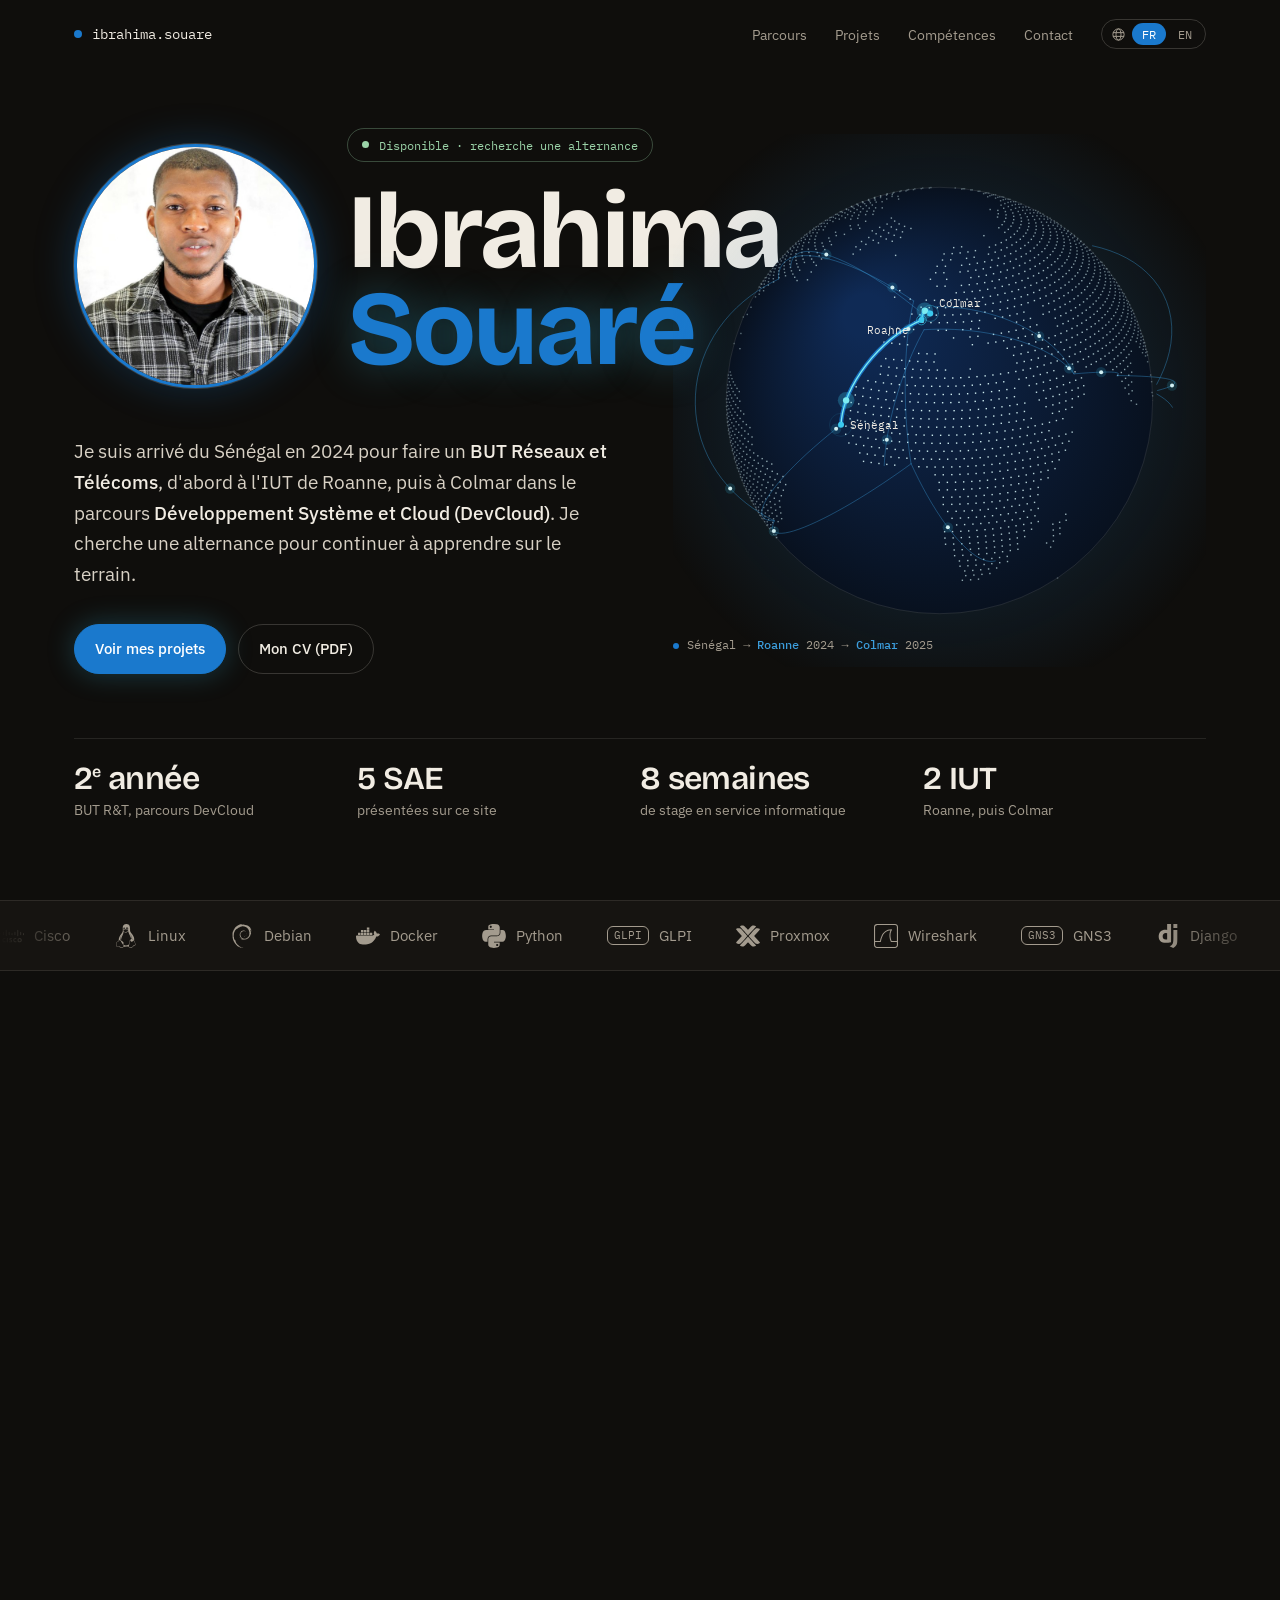
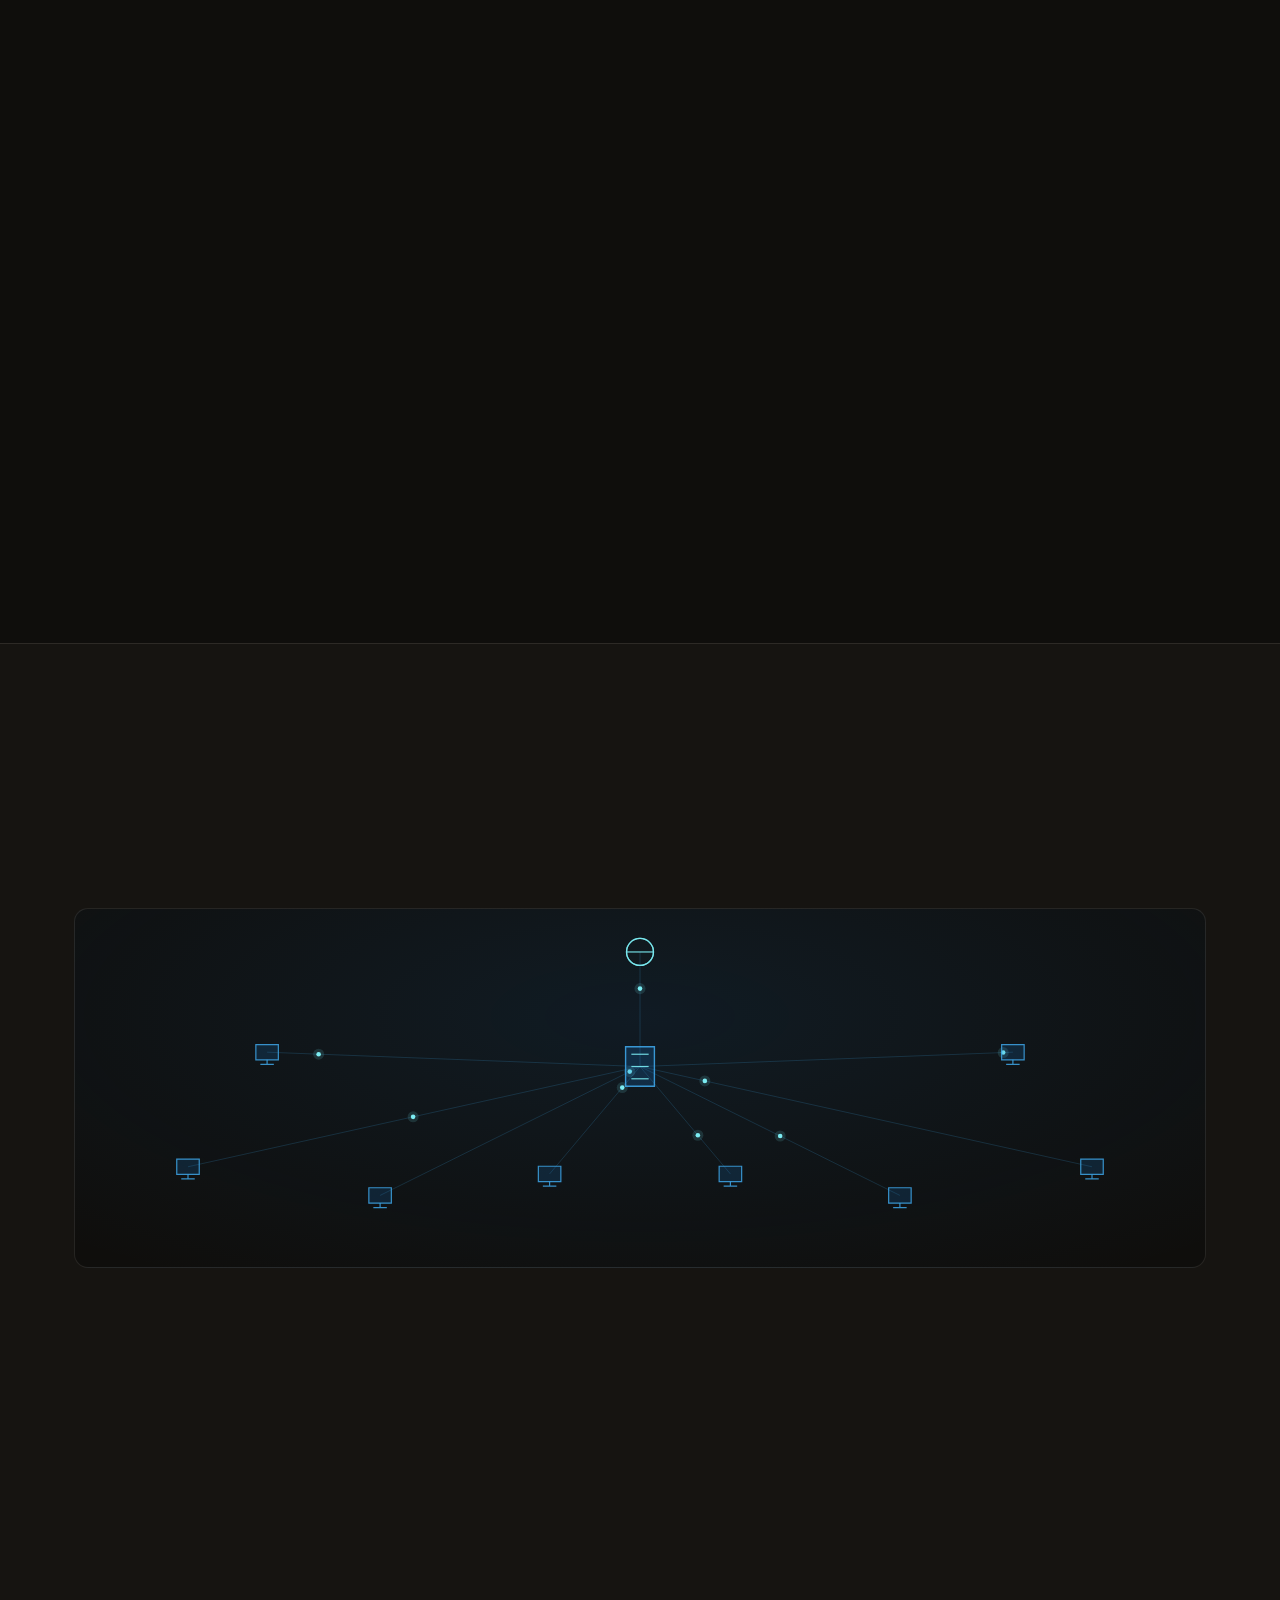
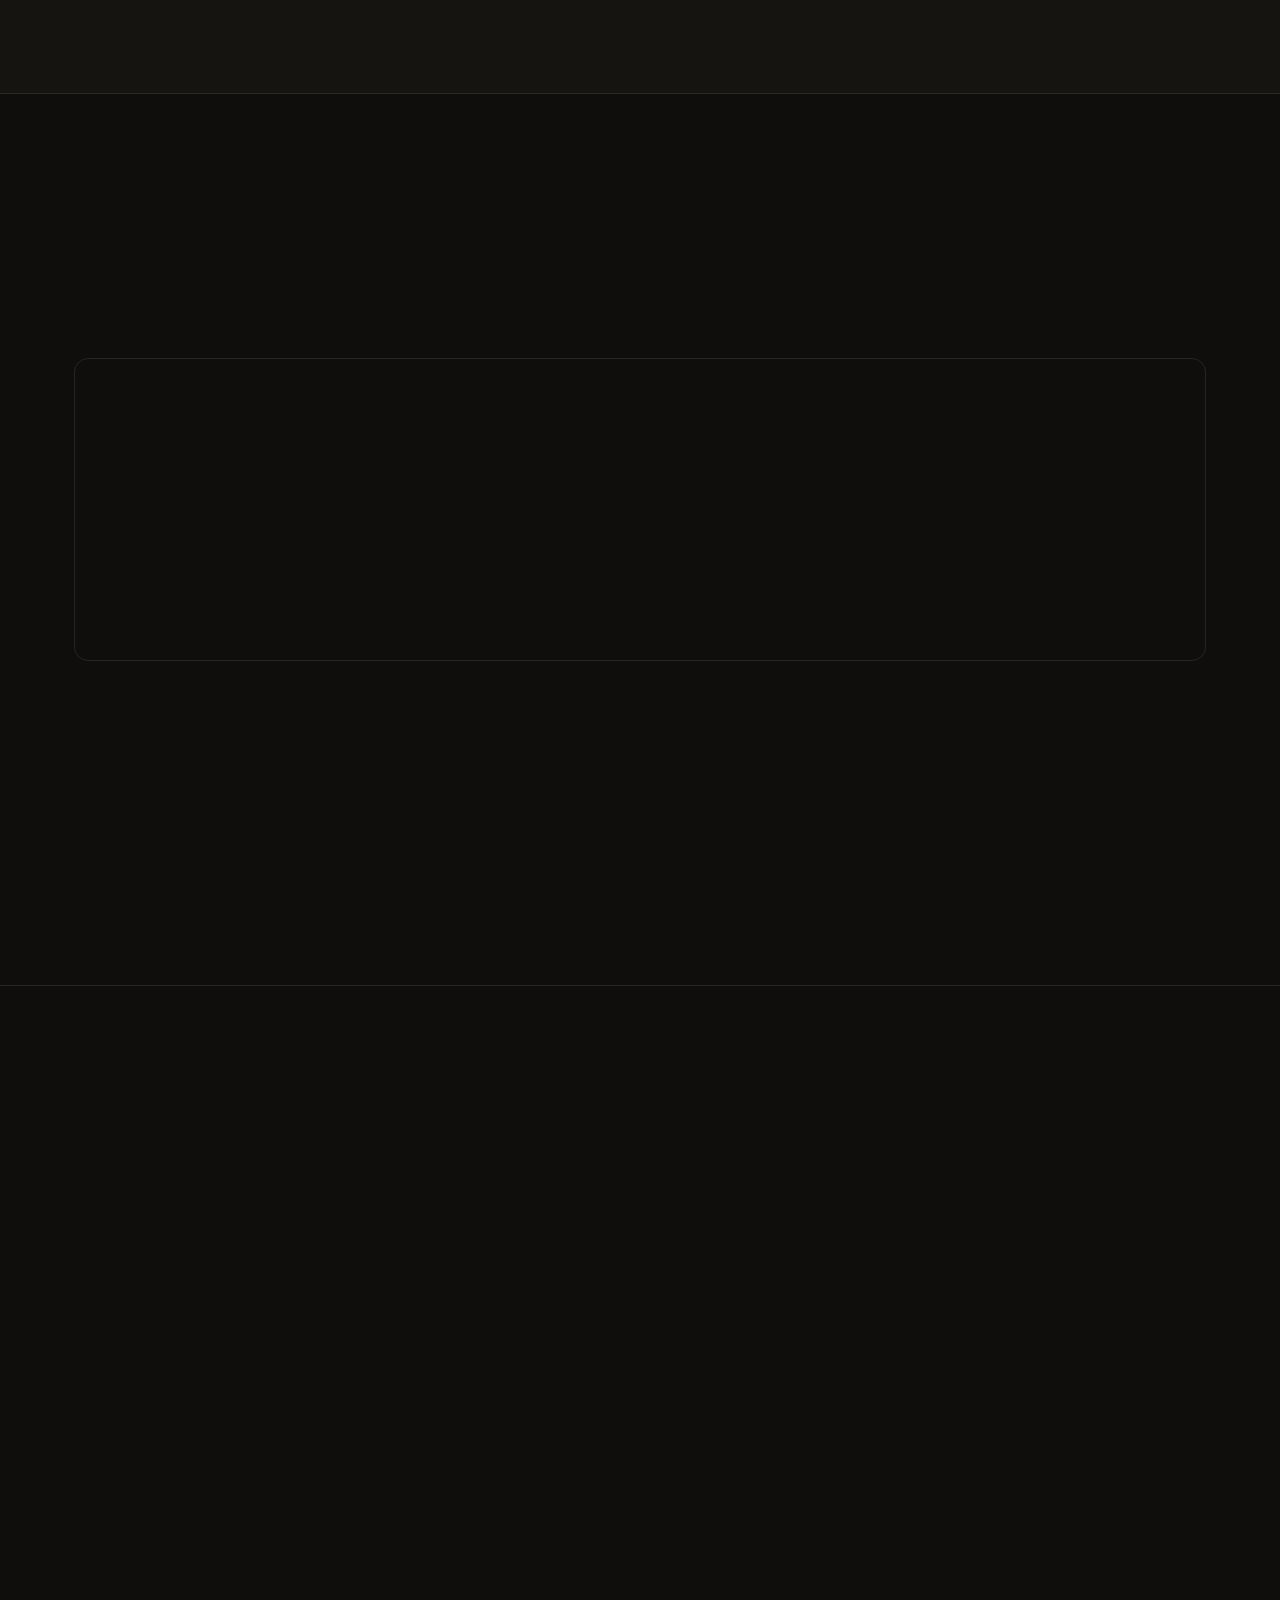
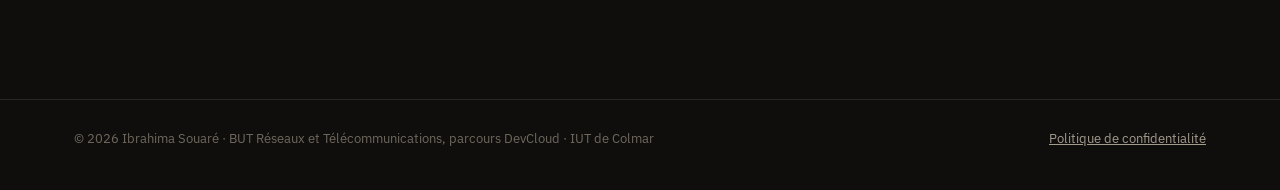
<file: index.html>
<!DOCTYPE html>
<html lang="fr">
<head>
<meta charset="UTF-8">
<meta name="viewport" content="width=device-width, initial-scale=1.0">
<title>Ibrahima Souaré · Réseaux, systèmes et cloud</title>
<meta name="theme-color" content="#0f0e0c">
<link rel="icon" type="image/svg+xml" href="favicon.svg">
<link rel="preload" href="assets/fonts/bricolage-grotesque-latin-wght-normal.woff2" as="font" type="font/woff2" crossorigin>
<link rel="stylesheet" href="assets/css/style.css">
<link rel="alternate" hreflang="fr" href="https://souare-ibrahima-rt.github.io/">
<link rel="alternate" hreflang="en" href="https://souare-ibrahima-rt.github.io/en.html">
</head>
<body>

<header class="nav">
  <div class="wrap">
    <a href="#accueil" class="brand"><i></i>ibrahima.souare</a>
    <div class="nav-right">
    <ul id="menu">
      <li><a href="#parcours">Parcours</a></li>
      <li><a href="#projets">Projets</a></li>
      <li><a href="#competences">Compétences</a></li>
      <li><a href="#contact">Contact</a></li>
    </ul>
    <div class="lang" aria-label="Langue"><svg class="lang-globe" viewBox="0 0 24 24" aria-hidden="true" focusable="false"><g fill="none" stroke="currentColor" stroke-width="1.6"><circle cx="12" cy="12" r="9"/><ellipse cx="12" cy="12" rx="4" ry="9"/><path d="M3.2 9h17.6M3.2 15h17.6"/></g></svg><span aria-current="page">FR</span><a href="en.html" hreflang="en" lang="en" title="English version">EN</a></div>
    <button class="nav-toggle" aria-expanded="false" aria-controls="menu">Menu</button>
    </div>
  </div>
</header>

<main>
<!-- ============ ACCUEIL ============ -->
<section class="hero" id="accueil">
  <div class="wrap">
    <div class="hero-grid">
      <div>
        <div class="hero-id">
          <img class="hero-avatar" src="assets/img/photo.jpg" alt="Portrait d'Ibrahima Souaré" width="600" height="800" fetchpriority="high">
          <div>
            <div class="status"><i></i>Disponible · recherche une alternance</div>
            <h1>Ibrahima<span>Souaré</span></h1>
          </div>
        </div>
        <p class="hero-lead">Je suis arrivé du Sénégal en 2024 pour faire un <strong>BUT Réseaux et Télécoms</strong>, d'abord à l'IUT de Roanne, puis à Colmar dans le parcours <strong>Développement Système et Cloud (DevCloud)</strong>. Je cherche une alternance pour continuer à apprendre sur le terrain.</p>
        <div class="hero-cta">
          <a href="#projets" class="btn btn-main">Voir mes projets</a>
          <a href="CV-ibrahima-souare-alternance.pdf" class="btn" target="_blank" rel="noopener">Mon CV (PDF)</a>
        </div>
      </div>
      <div class="globe-box">
        <canvas id="globe" aria-label="Globe en rotation montrant le parcours Sénégal, Roanne, Colmar" role="img"></canvas>
        <div class="globe-legend"><span class="dot"></span>Sénégal → <b>Roanne</b> 2024 → <b>Colmar</b> 2025</div>
      </div>
    </div>
    <div class="facts">
      <div class="fact"><strong>2<sup style="font-size:.5em">e</sup> année</strong><span>BUT R&amp;T, parcours DevCloud</span></div>
      <div class="fact"><strong>5 SAE</strong><span>présentées sur ce site</span></div>
      <div class="fact"><strong>8 semaines</strong><span>de stage en service informatique</span></div>
      <div class="fact"><strong>2 IUT</strong><span>Roanne, puis Colmar</span></div>
    </div>
  </div>
</section>

<div class="marquee" aria-label="Technologies et outils utilisés"><div class="marquee-track"><div class="marquee-group"><span class="tech" style="--brand:#1BA0D7"><svg viewBox="0 0 24 24" aria-hidden="true"><path d="M16.331 18.171V17.06l-.022.01c-.25.121-.522.19-.801.203a1.186 1.186 0 01-.806-.237 1.038 1.038 0 01-.352-.498 1.21 1.21 0 01-.023-.667c.052-.225.178-.426.357-.569.16-.134.355-.218.562-.242a1.85 1.85 0 011.061.198l.024.013v-1.117l-.051-.014a2.862 2.862 0 00-1.011-.132 2.34 2.34 0 00-.903.206c-.287.132-.54.327-.739.571a2.221 2.221 0 00-.04 2.705c.295.378.709.645 1.175.756.491.12 1.006.102 1.487-.052l.082-.023M5.336 18.171V17.06l-.022.01c-.25.121-.522.19-.801.203a1.183 1.183 0 01-.806-.237 1.03 1.03 0 01-.351-.498 1.202 1.202 0 01-.024-.667c.052-.225.177-.426.357-.569.16-.134.355-.218.562-.242a1.85 1.85 0 011.061.198l.024.013v-1.117l-.051-.014a2.862 2.862 0 00-1.011-.132 2.344 2.344 0 00-.903.206 2.08 2.08 0 00-.74.571 2.224 2.224 0 00-.041 2.705 2.11 2.11 0 001.176.756c.491.12 1.005.102 1.487-.052l.083-.023M9.26 17.249l-.004.957.07.012c.22.041.441.069.664.085.195.019.391.022.587.012.187-.014.372-.049.551-.104.21-.06.405-.163.571-.305a1.16 1.16 0 00.333-.478 1.31 1.31 0 00-.007-.96 1.068 1.068 0 00-.298-.414 1.261 1.261 0 00-.438-.255l-.722-.268a.388.388 0 01-.197-.188.245.245 0 01.008-.219.382.382 0 01.154-.142.798.798 0 01.257-.074c.153-.022.308-.021.46.005.18.02.358.051.533.096l.038.008v-.883l-.069-.015a4.749 4.749 0 00-.543-.097 2.844 2.844 0 00-.714-.003c-.3.027-.585.143-.821.33-.16.126-.281.293-.351.484-.104.29-.105.608 0 .899.054.145.14.274.252.381.097.093.207.173.327.236.157.084.324.149.497.195.057.017.114.035.17.054l.085.031.024.01c.084.03.162.078.226.14.045.042.08.094.101.151a.325.325 0 01.001.161.339.339 0 01-.166.198.856.856 0 01-.275.086 2.032 2.032 0 01-.427.021 5.208 5.208 0 01-.557-.074 9.195 9.195 0 01-.287-.067l-.033-.006zm-2.475.995h1.05v-4.167h-1.05v4.167zm12.162-2.936a1.095 1.095 0 011.541.158 1.094 1.094 0 01-.157 1.541l-.017.014a1.096 1.096 0 01-1.367-1.713m-1.525.854a2.193 2.193 0 002.666 2.107 2.139 2.139 0 00.701-3.937 2.207 2.207 0 00-3.367 1.83M22.961 10.728a.52.52 0 001.039 0V9.573a.52.52 0 00-1.039 0v1.155M20.117 10.728a.522.522 0 001.041 0V8.139a.521.521 0 00-1.04 0v2.589M17.231 11.771a.521.521 0 001.039 0V6.17a.52.52 0 00-1.039 0v5.601M14.393 10.728a.521.521 0 001.04 0V8.139a.52.52 0 00-1.039 0v2.589M11.494 10.728a.522.522 0 001.039 0V9.573a.52.52 0 00-1.039 0v1.155M8.624 10.728a.52.52 0 001.039 0V8.139a.52.52 0 00-1.039 0v2.589M5.737 11.771a.52.52 0 001.039 0V6.17a.52.52 0 00-1.039 0v5.601M2.876 10.728a.522.522 0 001.04 0V8.139a.52.52 0 00-1.039 0v2.589M0 10.728a.521.521 0 001.039 0V9.573a.52.52 0 00-1.039 0v1.155"/></svg>Cisco</span><span class="tech" style="--brand:#FCC624"><svg viewBox="0 0 24 24" aria-hidden="true"><path d="M12.504 0c-.155 0-.315.008-.48.021-4.226.333-3.105 4.807-3.17 6.298-.076 1.092-.3 1.953-1.05 3.02-.885 1.051-2.127 2.75-2.716 4.521-.278.832-.41 1.684-.287 2.489a.424.424 0 00-.11.135c-.26.268-.45.6-.663.839-.199.199-.485.267-.797.4-.313.136-.658.269-.864.68-.09.189-.136.394-.132.602 0 .199.027.4.055.536.058.399.116.728.04.97-.249.68-.28 1.145-.106 1.484.174.334.535.47.94.601.81.2 1.91.135 2.774.6.926.466 1.866.67 2.616.47.526-.116.97-.464 1.208-.946.587-.003 1.23-.269 2.26-.334.699-.058 1.574.267 2.577.2.025.134.063.198.114.333l.003.003c.391.778 1.113 1.132 1.884 1.071.771-.06 1.592-.536 2.257-1.306.631-.765 1.683-1.084 2.378-1.503.348-.199.629-.469.649-.853.023-.4-.2-.811-.714-1.376v-.097l-.003-.003c-.17-.2-.25-.535-.338-.926-.085-.401-.182-.786-.492-1.046h-.003c-.059-.054-.123-.067-.188-.135a.357.357 0 00-.19-.064c.431-1.278.264-2.55-.173-3.694-.533-1.41-1.465-2.638-2.175-3.483-.796-1.005-1.576-1.957-1.56-3.368.026-2.152.236-6.133-3.544-6.139zm.529 3.405h.013c.213 0 .396.062.584.198.19.135.33.332.438.533.105.259.158.459.166.724 0-.02.006-.04.006-.06v.105a.086.086 0 01-.004-.021l-.004-.024a1.807 1.807 0 01-.15.706.953.953 0 01-.213.335.71.71 0 00-.088-.042c-.104-.045-.198-.064-.284-.133a1.312 1.312 0 00-.22-.066c.05-.06.146-.133.183-.198.053-.128.082-.264.088-.402v-.02a1.21 1.21 0 00-.061-.4c-.045-.134-.101-.2-.183-.333-.084-.066-.167-.132-.267-.132h-.016c-.093 0-.176.03-.262.132a.8.8 0 00-.205.334 1.18 1.18 0 00-.09.4v.019c.002.089.008.179.02.267-.193-.067-.438-.135-.607-.202a1.635 1.635 0 01-.018-.2v-.02a1.772 1.772 0 01.15-.768c.082-.22.232-.406.43-.533a.985.985 0 01.594-.2zm-2.962.059h.036c.142 0 .27.048.399.135.146.129.264.288.344.465.09.199.14.4.153.667v.004c.007.134.006.2-.002.266v.08c-.03.007-.056.018-.083.024-.152.055-.274.135-.393.2.012-.09.013-.18.003-.267v-.015c-.012-.133-.04-.2-.082-.333a.613.613 0 00-.166-.267.248.248 0 00-.183-.064h-.021c-.071.006-.13.04-.186.132a.552.552 0 00-.12.27.944.944 0 00-.023.33v.015c.012.135.037.2.08.334.046.134.098.2.166.268.01.009.02.018.034.024-.07.057-.117.07-.176.136a.304.304 0 01-.131.068 2.62 2.62 0 01-.275-.402 1.772 1.772 0 01-.155-.667 1.759 1.759 0 01.08-.668 1.43 1.43 0 01.283-.535c.128-.133.26-.2.418-.2zm1.37 1.706c.332 0 .733.065 1.216.399.293.2.523.269 1.052.468h.003c.255.136.405.266.478.399v-.131a.571.571 0 01.016.47c-.123.31-.516.643-1.063.842v.002c-.268.135-.501.333-.775.465-.276.135-.588.292-1.012.267a1.139 1.139 0 01-.448-.067 3.566 3.566 0 01-.322-.198c-.195-.135-.363-.332-.612-.465v-.005h-.005c-.4-.246-.616-.512-.686-.71-.07-.268-.005-.47.193-.6.224-.135.38-.271.483-.336.104-.074.143-.102.176-.131h.002v-.003c.169-.202.436-.47.839-.601.139-.036.294-.065.466-.065zm2.8 2.142c.358 1.417 1.196 3.475 1.735 4.473.286.534.855 1.659 1.102 3.024.156-.005.33.018.513.064.646-1.671-.546-3.467-1.089-3.966-.22-.2-.232-.335-.123-.335.59.534 1.365 1.572 1.646 2.757.13.535.16 1.104.021 1.67.067.028.135.06.205.067 1.032.534 1.413.938 1.23 1.537v-.043c-.06-.003-.12 0-.18 0h-.016c.151-.467-.182-.825-1.065-1.224-.915-.4-1.646-.336-1.77.465-.008.043-.013.066-.018.135-.068.023-.139.053-.209.064-.43.268-.662.669-.793 1.187-.13.533-.17 1.156-.205 1.869v.003c-.02.334-.17.838-.319 1.35-1.5 1.072-3.58 1.538-5.348.334a2.645 2.645 0 00-.402-.533 1.45 1.45 0 00-.275-.333c.182 0 .338-.03.465-.067a.615.615 0 00.314-.334c.108-.267 0-.697-.345-1.163-.345-.467-.931-.995-1.788-1.521-.63-.4-.986-.87-1.15-1.396-.165-.534-.143-1.085-.015-1.645.245-1.07.873-2.11 1.274-2.763.107-.065.037.135-.408.974-.396.751-1.14 2.497-.122 3.854a8.123 8.123 0 01.647-2.876c.564-1.278 1.743-3.504 1.836-5.268.048.036.217.135.289.202.218.133.38.333.59.465.21.201.477.335.876.335.039.003.075.006.11.006.412 0 .73-.134.997-.268.29-.134.52-.334.74-.4h.005c.467-.135.835-.402 1.044-.7zm2.185 8.958c.037.6.343 1.245.882 1.377.588.134 1.434-.333 1.791-.765l.211-.01c.315-.007.577.01.847.268l.003.003c.208.199.305.53.391.876.085.4.154.78.409 1.066.486.527.645.906.636 1.14l.003-.007v.018l-.003-.012c-.015.262-.185.396-.498.595-.63.401-1.746.712-2.457 1.57-.618.737-1.37 1.14-2.036 1.191-.664.053-1.237-.2-1.574-.898l-.005-.003c-.21-.4-.12-1.025.056-1.69.176-.668.428-1.344.463-1.897.037-.714.076-1.335.195-1.814.12-.465.308-.797.641-.984l.045-.022zm-10.814.049h.01c.053 0 .105.005.157.014.376.055.706.333 1.023.752l.91 1.664.003.003c.243.533.754 1.064 1.189 1.637.434.598.77 1.131.729 1.57v.006c-.057.744-.48 1.148-1.125 1.294-.645.135-1.52.002-2.395-.464-.968-.536-2.118-.469-2.857-.602-.369-.066-.61-.2-.723-.4-.11-.2-.113-.602.123-1.23v-.004l.002-.003c.117-.334.03-.752-.027-1.118-.055-.401-.083-.71.043-.94.16-.334.396-.4.69-.533.294-.135.64-.202.915-.47h.002v-.002c.256-.268.445-.601.668-.838.19-.201.38-.336.663-.336zm7.159-9.074c-.435.201-.945.535-1.488.535-.542 0-.97-.267-1.28-.466-.154-.134-.28-.268-.373-.335-.164-.134-.144-.333-.074-.333.109.016.129.134.199.2.096.066.215.2.36.333.292.2.68.467 1.167.467.485 0 1.053-.267 1.398-.466.195-.135.445-.334.648-.467.156-.136.149-.267.279-.267.128.016.034.134-.147.332a8.097 8.097 0 01-.69.468zm-1.082-1.583V5.64c-.006-.02.013-.042.029-.05.074-.043.18-.027.26.004.063 0 .16.067.15.135-.006.049-.085.066-.135.066-.055 0-.092-.043-.141-.068-.052-.018-.146-.008-.163-.065zm-.551 0c-.02.058-.113.049-.166.066-.047.025-.086.068-.14.068-.05 0-.13-.02-.136-.068-.01-.066.088-.133.15-.133.08-.031.184-.047.259-.005.019.009.036.03.03.05v.02h.003z"/></svg>Linux</span><span class="tech" style="--brand:#A81D33"><svg viewBox="0 0 24 24" aria-hidden="true"><path d="M13.88 12.685c-.4 0 .08.2.601.28.14-.1.27-.22.39-.33a3.001 3.001 0 01-.99.05m2.14-.53c.23-.33.4-.69.47-1.06-.06.27-.2.5-.33.73-.75.47-.07-.27 0-.56-.8 1.01-.11.6-.14.89m.781-2.05c.05-.721-.14-.501-.2-.221.07.04.13.5.2.22M12.38.31c.2.04.45.07.42.12.23-.05.28-.1-.43-.12m.43.12l-.15.03.14-.01V.43m6.633 9.944c.02.64-.2.95-.38 1.5l-.35.181c-.28.54.03.35-.17.78-.44.39-1.34 1.22-1.62 1.301-.201 0 .14-.25.19-.34-.591.4-.481.6-1.371.85l-.03-.06c-2.221 1.04-5.303-1.02-5.253-3.842-.03.17-.07.13-.12.2a3.551 3.552 0 012.001-3.501 3.361 3.362 0 013.732.48 3.341 3.342 0 00-2.721-1.3c-1.18.01-2.281.76-2.651 1.57-.6.38-.67 1.47-.93 1.661-.361 2.601.66 3.722 2.38 5.042.27.19.08.21.12.35a4.702 4.702 0 01-1.53-1.16c.23.33.47.66.8.91-.55-.18-1.27-1.3-1.48-1.35.93 1.66 3.78 2.921 5.261 2.3a6.203 6.203 0 01-2.33-.28c-.33-.16-.77-.51-.7-.57a5.802 5.803 0 005.902-.84c.44-.35.93-.94 1.07-.95-.2.32.04.16-.12.44.44-.72-.2-.3.46-1.24l.24.33c-.09-.6.74-1.321.66-2.262.19-.3.2.3 0 .97.29-.74.08-.85.15-1.46.08.2.18.42.23.63-.18-.7.2-1.2.28-1.6-.09-.05-.28.3-.32-.53 0-.37.1-.2.14-.28-.08-.05-.26-.32-.38-.861.08-.13.22.33.34.34-.08-.42-.2-.75-.2-1.08-.34-.68-.12.1-.4-.3-.34-1.091.3-.25.34-.74.54.77.84 1.96.981 2.46-.1-.6-.28-1.2-.49-1.76.16.07-.26-1.241.21-.37A7.823 7.824 0 0017.702 1.6c.18.17.42.39.33.42-.75-.45-.62-.48-.73-.67-.61-.25-.65.02-1.06 0C15.082.73 14.862.8 13.8.4l.05.23c-.77-.25-.9.1-1.73 0-.05-.04.27-.14.53-.18-.741.1-.701-.14-1.431.03.17-.13.36-.21.55-.32-.6.04-1.44.35-1.18.07C9.6.68 7.847 1.3 6.867 2.22L6.838 2c-.45.54-1.96 1.611-2.08 2.311l-.131.03c-.23.4-.38.85-.57 1.261-.3.52-.45.2-.4.28-.6 1.22-.9 2.251-1.16 3.102.18.27 0 1.65.07 2.76-.3 5.463 3.84 10.776 8.363 12.006.67.23 1.65.23 2.49.25-.99-.28-1.12-.15-2.08-.49-.7-.32-.85-.7-1.34-1.13l.2.35c-.971-.34-.57-.42-1.361-.67l.21-.27c-.31-.03-.83-.53-.97-.81l-.34.01c-.41-.501-.63-.871-.61-1.161l-.111.2c-.13-.21-1.52-1.901-.8-1.511-.13-.12-.31-.2-.5-.55l.14-.17c-.35-.44-.64-1.02-.62-1.2.2.24.32.3.45.33-.88-2.172-.93-.12-1.601-2.202l.15-.02c-.1-.16-.18-.34-.26-.51l.06-.6c-.63-.74-.18-3.102-.09-4.402.07-.54.53-1.1.88-1.981l-.21-.04c.4-.71 2.341-2.872 3.241-2.761.43-.55-.09 0-.18-.14.96-.991 1.26-.7 1.901-.88.7-.401-.6.16-.27-.151 1.2-.3.85-.7 2.421-.85.16.1-.39.14-.52.26 1-.49 3.151-.37 4.562.27 1.63.77 3.461 3.011 3.531 5.132l.08.02c-.04.85.13 1.821-.17 2.711l.2-.42M9.54 13.236l-.05.28c.26.35.47.73.8 1.01-.24-.47-.42-.66-.75-1.3m.62-.02c-.14-.15-.22-.34-.31-.52.08.32.26.6.43.88l-.12-.36m10.945-2.382l-.07.15c-.1.76-.34 1.511-.69 2.212.4-.73.65-1.541.75-2.362M12.45.12c.27-.1.66-.05.95-.12-.37.03-.74.05-1.1.1l.15.02M3.006 5.142c.07.57-.43.8.11.42.3-.66-.11-.18-.1-.42m-.64 2.661c.12-.39.15-.62.2-.84-.35.44-.17.53-.2.83"/></svg>Debian</span><span class="tech" style="--brand:#2496ED"><svg viewBox="0 0 24 24" aria-hidden="true"><path d="M13.983 11.078h2.119a.186.186 0 00.186-.185V9.006a.186.186 0 00-.186-.186h-2.119a.185.185 0 00-.185.185v1.888c0 .102.083.185.185.185m-2.954-5.43h2.118a.186.186 0 00.186-.186V3.574a.186.186 0 00-.186-.185h-2.118a.185.185 0 00-.185.185v1.888c0 .102.082.185.185.185m0 2.716h2.118a.187.187 0 00.186-.186V6.29a.186.186 0 00-.186-.185h-2.118a.185.185 0 00-.185.185v1.887c0 .102.082.185.185.186m-2.93 0h2.12a.186.186 0 00.184-.186V6.29a.185.185 0 00-.185-.185H8.1a.185.185 0 00-.185.185v1.887c0 .102.083.185.185.186m-2.964 0h2.119a.186.186 0 00.185-.186V6.29a.185.185 0 00-.185-.185H5.136a.186.186 0 00-.186.185v1.887c0 .102.084.185.186.186m5.893 2.715h2.118a.186.186 0 00.186-.185V9.006a.186.186 0 00-.186-.186h-2.118a.185.185 0 00-.185.185v1.888c0 .102.082.185.185.185m-2.93 0h2.12a.185.185 0 00.184-.185V9.006a.185.185 0 00-.184-.186h-2.12a.185.185 0 00-.184.185v1.888c0 .102.083.185.185.185m-2.964 0h2.119a.185.185 0 00.185-.185V9.006a.185.185 0 00-.184-.186h-2.12a.186.186 0 00-.186.186v1.887c0 .102.084.185.186.185m-2.92 0h2.12a.185.185 0 00.184-.185V9.006a.185.185 0 00-.184-.186h-2.12a.185.185 0 00-.184.185v1.888c0 .102.082.185.185.185M23.763 9.89c-.065-.051-.672-.51-1.954-.51-.338.001-.676.03-1.01.087-.248-1.7-1.653-2.53-1.716-2.566l-.344-.199-.226.327c-.284.438-.49.922-.612 1.43-.23.97-.09 1.882.403 2.661-.595.332-1.55.413-1.744.42H.751a.751.751 0 00-.75.748 11.376 11.376 0 00.692 4.062c.545 1.428 1.355 2.48 2.41 3.124 1.18.723 3.1 1.137 5.275 1.137.983.003 1.963-.086 2.93-.266a12.248 12.248 0 003.823-1.389c.98-.567 1.86-1.288 2.61-2.136 1.252-1.418 1.998-2.997 2.553-4.4h.221c1.372 0 2.215-.549 2.68-1.009.309-.293.55-.65.707-1.046l.098-.288Z"/></svg>Docker</span><span class="tech" style="--brand:#3776AB"><svg viewBox="0 0 24 24" aria-hidden="true"><path d="M11.858 0c-.978.005-1.913.088-2.736.234C6.7.662 6.26 1.558 6.26 3.21v2.182h5.725v.727H4.111c-1.664 0-3.121 1-3.577 2.903-.526 2.181-.549 3.542 0 5.82.407 1.694 1.379 2.902 3.043 2.902h1.969v-2.616c0-1.89 1.635-3.557 3.576-3.557h5.72c1.591 0 2.862-1.31 2.862-2.91v-5.45c0-1.553-1.309-2.718-2.863-2.977A18 18 0 0 0 11.858 0M8.762 1.755c.591 0 1.074.491 1.074 1.095 0 .601-.483 1.087-1.074 1.087A1.08 1.08 0 0 1 7.688 2.85c0-.604.48-1.095 1.074-1.095m9.656 4.364v2.543c0 1.971-1.671 3.63-3.577 3.63H9.122c-1.566 0-2.862 1.34-2.862 2.91v5.452c0 1.551 1.349 2.464 2.862 2.91 1.813.532 3.55.628 5.72 0 1.44-.418 2.862-1.258 2.862-2.91V18.47h-5.719v-.727h8.582c1.664 0 2.284-1.16 2.862-2.903.598-1.793.573-3.518 0-5.819-.41-1.656-1.196-2.903-2.862-2.903zm-3.216 13.807a1.08 1.08 0 0 1 1.074 1.088c0 .604-.48 1.094-1.074 1.094-.592 0-1.075-.49-1.075-1.094 0-.601.483-1.088 1.075-1.088"/></svg>Python</span><span class="tech"><span class="mark">GLPI</span>GLPI</span><span class="tech" style="--brand:#E57000"><svg viewBox="0 0 24 24" aria-hidden="true"><path d="M4.928 1.825c-1.09.553-1.09.64-.07 1.78 5.655 6.295 7.004 7.782 7.107 7.782.139.017 7.971-8.542 8.058-8.801.034-.07-.208-.312-.519-.536-.415-.312-.864-.433-1.712-.467-1.59-.104-2.144.242-4.115 2.455-.899 1.003-1.66 1.833-1.66 1.833-.017 0-.76-.813-1.642-1.798S8.473 2.1 8.127 1.91c-.796-.45-2.421-.484-3.2-.086zM1.297 4.367C.45 4.695 0 5.007 0 5.248c0 .121 1.331 1.678 2.94 3.459 1.625 1.78 2.939 3.268 2.939 3.302 0 .035-1.331 1.522-2.94 3.303C1.314 17.11.017 18.683.035 18.822c.086.467 1.504 1.055 2.541 1.055 1.678-.018 2.058-.312 5.603-4.202 1.78-1.954 3.233-3.614 3.233-3.666 0-.069-1.435-1.694-3.199-3.63-2.3-2.508-3.423-3.632-3.96-3.874-.812-.398-2.126-.467-2.956-.138zm18.467.12c-.502.26-1.764 1.505-3.943 3.891-1.763 1.937-3.199 3.562-3.199 3.631 0 .07 1.453 1.712 3.234 3.666 3.544 3.89 3.925 4.184 5.602 4.202 1.038 0 2.455-.588 2.542-1.055.017-.156-1.28-1.712-2.905-3.493-1.608-1.78-2.94-3.285-2.94-3.32 0-.034 1.332-1.539 2.94-3.32C22.72 6.91 24.017 5.352 24 5.214c-.087-.45-1.366-.968-2.473-1.038-.795-.034-1.21.035-1.763.312zM7.954 16.973c-2.144 2.369-3.908 4.374-3.943 4.46-.034.07.208.312.52.537.414.311.864.432 1.711.467 1.574.103 2.161-.26 4.15-2.508.864-.968 1.608-1.78 1.625-1.78s.761.812 1.643 1.798c2.023 2.248 2.559 2.576 4.132 2.49.848-.035 1.297-.156 1.712-.467.311-.225.553-.467.519-.536-.087-.26-7.92-8.819-8.058-8.801-.069 0-1.867 1.954-4.011 4.34z"/></svg>Proxmox</span><span class="tech" style="--brand:#1679A7"><svg viewBox="0 0 24 24" aria-hidden="true"><path d="m2.95 0c-1.62 0-2.95 1.32-2.95 2.95v18.1c0 1.63 1.32 2.95 2.95 2.95h18.1c1.62 0 2.95-1.32 2.95-2.95v-18.1c-.00024-1.63-1.32-2.95-2.95-2.95zm0 1.09h18.1c1.04 0 1.85.818 1.85 1.86v14h-5.27c-.335-.796-2.57-6.47.283-10.9a.516.517 0 0 0-.443-.794c-5.24.0827-8.2 3.19-9.74 6.21-1.35 2.64-1.63 4.91-1.69 5.53h-4.95v-14c0-1.04.817-1.86 1.85-1.86zm13.6 5.24c-2.62 5.24.248 11.4.248 11.4a.516.517 0 0 0 .469.301h5.62v3.05c0 1.04-.817 1.86-1.85 1.86h-18.1c-1.04 0-1.85-.818-1.85-1.86v-3.05h5.39a.516.517 0 0 0 .514-.477s.226-2.8 1.66-5.62c1.34-2.62 3.67-5.17 7.91-5.57z"/></svg>Wireshark</span><span class="tech"><span class="mark">GNS3</span>GNS3</span><span class="tech" style="--brand:#092E20"><svg viewBox="0 0 24 24" aria-hidden="true"><path d="M11.146 0h3.924v18.166c-2.013.382-3.491.535-5.096.535-4.791 0-7.288-2.166-7.288-6.32 0-4.002 2.65-6.6 6.753-6.6.637 0 1.121.05 1.707.203zm0 9.143a3.894 3.894 0 00-1.325-.204c-1.988 0-3.134 1.223-3.134 3.365 0 2.09 1.096 3.236 3.109 3.236.433 0 .79-.025 1.35-.102V9.142zM21.314 6.06v9.098c0 3.134-.229 4.638-.917 5.937-.637 1.249-1.478 2.039-3.211 2.905l-3.644-1.733c1.733-.815 2.574-1.53 3.109-2.625.561-1.121.739-2.421.739-5.835V6.059h3.924zM17.39.021h3.924v4.026H17.39z"/></svg>Django</span><span class="tech" style="--brand:#A22846"><svg viewBox="0 0 24 24" aria-hidden="true"><path d="m19.8955 10.8961-.1726-.3028c.0068-2.1746-1.0022-3.061-2.1788-3.7348.356-.0938.7237-.1711.8245-.6182.6118-.1566.7397-.4398.8011-.7398.16-.1066.6955-.4061.6394-.9211.2998-.2069.4669-.4725.3819-.8487.3222-.3515.407-.6419.2702-.9096.3868-.4805.2152-.7295.05-.9817.2897-.5254.0341-1.0887-.7758-.9944-.3221-.4733-1.0244-.3659-1.133-.3637-.1215-.1519-.2819-.2821-.7755-.219-.3197-.2851-.6771-.2364-1.0458-.0964-.4378-.3403-.7275-.0675-1.0584.0356-.53-.1706-.6513.0631-.9117.1583-.5781-.1203-.7538.1416-1.0309.4182l-.3224-.0063c-.8719.5061-1.305 1.5366-1.4585 2.0664-.1536-.5299-.5858-1.5604-1.4575-2.0664l-.3223.0063C9.942.5014 9.7663.2394 9.1883.3597 8.9279.2646 8.807.0309 8.2766.2015c-.2172-.0677-.417-.2084-.6522-.2012l.0004.0002C7.5017.0041 7.369.049 7.2185.166c-.3688-.1401-.7262-.1887-1.0459.0964-.4936-.0631-.654.0671-.7756.219C5.2887.4791 4.5862.3717 4.264.845c-.8096-.0943-1.0655.4691-.7756.9944-.1653.2521-.3366.5013.05.9819-.1367.2677-.0519.5581.2703.9096-.085.3763.0822.6418.3819.8487-.0561.515.4795.8144.6394.9211.0614.3001.1894.5832.8011.7398.1008.4472.4685.5244.8245.6183-1.1766.6737-2.1856 1.56-2.1788 3.7348l-.1724.3028c-1.3491.8082-2.5629 3.4056-.6648 5.5167.124.6609.3319 1.1355.5171 1.6609.2769 2.117 2.0841 3.1082 2.5608 3.2255.6984.524 1.4423 1.0212 2.449 1.3696.949.964 1.977 1.3314 3.0107 1.3308.0152 0 .0306.0002.0457 0 1.0337.0006 2.0618-.3668 3.0107-1.3308 1.0067-.3483 1.7506-.8456 2.4491-1.3696.4766-.1173 2.2838-1.1085 2.5607-3.2255.1851-.5253.3931-1 .517-1.6609 1.8981-2.1113.6843-4.7089-.6649-5.517zm-1.0386-.3715c-.0704.8759-4.6354-3.0504-3.8472-3.1808 2.1391-.3558 3.9191.896 3.8472 3.1808zm-2.0155 4.3649c-1.1481.7409-2.8025.2626-3.6953-1.0681-.8928-1.3306-.6858-3.0101.4623-3.7509 1.1481-.7409 2.8025-.2627 3.6953 1.068.8927 1.3307.6858 3.0101-.4623 3.751zM13.6591 1.3721c.0396.1967.0843.321.1354.3577.2537-.272.4611-.5506.7878-.8123.0011.1537-.0776.3205.1169.4425.1752-.2356.4119-.4459.7263-.6244-.1514.2611-.026.3404.0554.4486.24-.2059.4681-.4144.9109-.5759-.121.1474-.2902.2914-.1108.4607.2473-.1544.496-.3086 1.0833-.4183-.1323.1475-.4059.295-.2401.4426.3104-.1186.6539-.2047 1.034-.2546-.182.1496-.3337.2963-.1846.4122.3323-.1022.7899-.2398 1.2372-.1212l-.2832.2849c-.0314.0382.6623.0297 1.1202.0364-.167.2321-.3375.4562-.437.8548.0454.0459.2723.0204.4862 0-.2194.4618-.6004.5783-.6893.776.134.1015.32.075.5232.006-.158.3254-.4892.5484-.7509.8123.0662.047.1818.075.4555.0425-.2418.257-.5339.492-.8802.7032.0614.0708.2722.0681.4678.0727-.3136.3069-.7173.466-1.0955.6668.1885.1288.3234.0988.4678.097-.2676.2198-.7225.3342-1.1448.4668.0803.1249.1607.1589.3324.194-.447.2473-1.0873.1343-1.2679.2607.0435.1243.1665.2053.3139.2728-.7197.0418-2.6879-.0262-3.0652-1.5156.7367-.8094 2.0813-1.7593 4.394-2.934-1.7994.6022-3.4229 1.405-4.7817 2.5096-1.5978-.7436-.4965-2.6197.283-3.3645zm-1.6126 5.3718c1.1329-.0123 2.5356.8325 2.53 1.6286-.005.7027-.9851 1.2715-2.5213 1.2607-1.5043-.0177-2.5172-.7148-2.5137-1.3957.003-.5603 1.2282-1.5263 2.505-1.4936zm-5.7646-.6006c.1717-.0351.252-.0692.3323-.194-.4223-.1327-.8772-.247-1.1448-.4668.1444.0018.2792.0318.4678-.097-.3783-.2008-.782-.3599-1.0956-.6668.1955-.0048.4064-.002.4677-.0728-.3462-.2113-.6383-.4463-.8801-.7033.2738.0325.3893.0045.4555-.0425-.2617-.264-.593-.487-.7509-.8123.2032.069.3892.0954.5232-.006-.089-.1977-.47-.3142-.6894-.776.214.0204.4409.0459.4863 0-.0994-.3985-.2698-.6226-.4369-.8547.4579-.0067 1.1516.0018 1.1202-.0364l-.2831-.2849c.4472-.1186.9049.019 1.2371.1213.1492-.1159-.0026-.2626-.1847-.4123.3801.05.7236.1361 1.034.2547.1659-.1476-.1076-.2951-.24-.4426.5872.1097.8361.2639 1.0833.4183.1794-.1694.0103-.3133-.1108-.4607.4428.1615.6709.37.911.5759.0814-.1082.2068-.1875.0554-.4486.3143.1785.5511.3888.7263.6244.1945-.122.1159-.2888.1169-.4426.3267.2618.534.5404.7879.8124.0511-.0366.0959-.161.1354-.3577.7794.7448 1.8807 2.6208.2831 3.3646-1.3589-1.1039-2.9817-1.9064-4.78-2.5086 2.3115 1.174 3.6556 2.1239 4.392 2.9328-.3773 1.4895-2.3455 1.5575-3.0651 1.5157.1473-.0676.2703-.1485.3139-.2728-.1806-.1264-.8209-.0134-1.2679-.2607zm2.8175 1.1334c.7881.1304-3.7769 4.0567-3.8472 3.1809-.0719-2.2846 1.7079-3.5367 3.8472-3.1809zm-4.847 8.7567c-1.1094-.8789-1.4668-3.4529.5901-4.6097 1.2394-.3273.4184 5.051-.5901 4.6097zm4.2656 4.5989c-.6257.3719-2.1452.2187-3.2252-1.3095-.7283-1.2823-.6345-2.5872-.123-2.9705.7648-.4589 1.9464.1609 2.8559 1.2003.7923.9405 1.1536 2.5927.4923 3.0797zm-1.2415-5.6086c-1.1481-.7409-1.3551-2.4203-.4623-3.7511.8928-1.3307 2.5472-1.8089 3.6952-1.068 1.1481.7409 1.3551 2.4203.4623 3.7509-.8926 1.3308-2.5471 1.809-3.6952 1.0682zm4.7948 8.2279c-1.3763.0584-2.7258-1.1105-2.7081-1.5157-.0206-.594 1.6758-1.0578 2.782-1.0306 1.1131-.0479 2.6068.3531 2.6097.8851.0184.5166-1.3547 1.6838-2.6836 1.6612zm2.7584-5.8578c.0081 1.3899-1.226 2.5225-2.7562 2.5299-1.5302.0073-2.7773-1.1135-2.7854-2.5033v-.0265c-.008-1.3899 1.2259-2.5226 2.7562-2.5299 1.5302-.0073 2.7773 1.1134 2.7853 2.5033a.7794.7794 0 0 1 .0001.0265zm3.855 2.0029c-1.186 1.6208-2.7916 1.684-3.3896 1.2325-.6255-.5811-.148-2.3854.7094-3.3747v-.0003c.9812-1.0912 2.0302-1.8037 2.7609-1.2469.4919.4828.7805 2.3008-.0807 3.3894zm1.0724-3.4301c-1.0086.4413-1.8298-4.9372-.5901-4.61 2.0568 1.1569 1.6994 3.731.5901 4.61zm-.0256-8.3279h.2985v-.5304h.2986c.1502 0 .2053.0624.2262.2052.0152.1088.0113.2395.0477.3253h.2984c-.0533-.0763-.0515-.2358-.0571-.3213-.0097-.1373-.0513-.2796-.1977-.3176v-.0037c.1502-.061.2149-.1807.2149-.341 0-.2048-.1539-.3738-.3974-.3738h-.732v1.3573zm.2985-1.1255h.3269c.1333 0 .2054.0573.2054.188 0 .1369-.0721.1942-.2054.1942H20.03v-.3822zm-1.0337.4633c0 .7009.5682 1.2694 1.2695 1.2694s1.2695-.5684 1.2695-1.2694c0-.7013-.5683-1.2697-1.2695-1.2697-.7013 0-1.2695.5684-1.2695 1.2697zm2.3275 0c0 .5845-.4737 1.058-1.058 1.058s-1.058-.4735-1.058-1.058c0-.5849.4737-1.058 1.058-1.058s1.058.4731 1.058 1.058z"/></svg>Raspberry Pi</span><span class="tech" style="--brand:#003545"><svg viewBox="0 0 24 24" aria-hidden="true"><path d="M23.157 4.412c-.676.284-.79.31-1.673.372-.65.045-.757.057-1.212.209-.75.246-1.395.75-2.02 1.59-.296.398-1.249 1.913-1.249 1.988 0 .057-.65.998-.915 1.32-.574.713-1.08 1.079-2.14 1.59-.77.36-1.224.524-4.102 1.477-1.073.353-2.133.738-2.367.864-.852.449-1.515 1.036-2.203 1.938-1.003 1.32-.972 1.313-3.042.947a12.264 12.264 0 00-.675-.063c-.644-.05-1.023.044-1.332.334L0 17.193l.177.088c.094.05.353.234.561.398.215.17.461.347.55.391.088.044.17.088.183.101.012.013-.089.17-.228.353-.435.581-.593.871-.574 1.048.019.164.032.17.43.17.517-.006.826-.056 1.261-.208.65-.233 2.058-.94 2.784-1.4.776-.5 1.717-.998 1.956-1.042.082-.02.354-.07.594-.114.58-.107 1.464-.095 2.587.05.108.013.373.045.6.064.227.025.43.057.454.076.026.012.474.037.998.056.934.026 1.104.007 1.3-.189.126-.133.385-.631.498-.985.209-.643.417-.921.366-.492-.113.966-.322 1.692-.713 2.411-.259.499-.663 1.092-.934 1.395-.322.347-.315.36.088.315.619-.063 1.471-.397 2.096-.82.827-.562 1.647-1.691 2.19-3.03.107-.27.22-.22.183.083-.013.094-.038.315-.057.498l-.031.328.353-.202c.833-.48 1.414-1.262 2.127-2.884.227-.518.877-2.922 1.073-3.976a9.64 9.64 0 01.271-1.042c.127-.429.196-.555.48-.858.183-.19.625-.555.978-.808.72-.505.953-.75 1.187-1.205.208-.417.284-1.13.132-1.357-.132-.202-.284-.196-.763.006Z"/></svg>MariaDB</span><span class="tech" style="--brand:#F03C2E"><svg viewBox="0 0 24 24" aria-hidden="true"><path d="M13.09 23.549a1.54 1.54 0 0 1-2.18 0L.451 13.089a1.54 1.54 0 0 1 0-2.179l7.191-7.19 2.733 2.733a1.85 1.85 0 0 0 .964 2.326v6.66a1.849 1.849 0 1 0 1.54 0V8.957l2.508 2.508a1.85 1.85 0 1 0 1.09-1.09l-2.634-2.634a1.85 1.85 0 0 0-2.378-2.377L8.73 2.63 10.91.451a1.54 1.54 0 0 1 2.179 0l10.459 10.46a1.54 1.54 0 0 1 0 2.179z"/></svg>Git</span><span class="tech" style="--brand:#181717"><svg viewBox="0 0 24 24" aria-hidden="true"><path d="M12 .297c-6.63 0-12 5.373-12 12 0 5.303 3.438 9.8 8.205 11.385.6.113.82-.258.82-.577 0-.285-.01-1.04-.015-2.04-3.338.724-4.042-1.61-4.042-1.61C4.422 18.07 3.633 17.7 3.633 17.7c-1.087-.744.084-.729.084-.729 1.205.084 1.838 1.236 1.838 1.236 1.07 1.835 2.809 1.305 3.495.998.108-.776.417-1.305.76-1.605-2.665-.3-5.466-1.332-5.466-5.93 0-1.31.465-2.38 1.235-3.22-.135-.303-.54-1.523.105-3.176 0 0 1.005-.322 3.3 1.23.96-.267 1.98-.399 3-.405 1.02.006 2.04.138 3 .405 2.28-1.552 3.285-1.23 3.285-1.23.645 1.653.24 2.873.12 3.176.765.84 1.23 1.91 1.23 3.22 0 4.61-2.805 5.625-5.475 5.92.42.36.81 1.096.81 2.22 0 1.606-.015 2.896-.015 3.286 0 .315.21.69.825.57C20.565 22.092 24 17.592 24 12.297c0-6.627-5.373-12-12-12"/></svg>GitHub</span><span class="tech"><span class="mark">SAMB</span>Samba 4</span><span class="tech" style="--brand:#009639"><svg viewBox="0 0 24 24" aria-hidden="true"><path d="M12 0L1.605 6v12L12 24l10.395-6V6L12 0zm6 16.59c0 .705-.646 1.29-1.529 1.29-.631 0-1.351-.255-1.801-.81l-6-7.141v6.66c0 .721-.57 1.29-1.274 1.29H7.32c-.721 0-1.29-.6-1.29-1.29V7.41c0-.705.63-1.29 1.5-1.29.646 0 1.38.255 1.83.81l5.97 7.141V7.41c0-.721.6-1.29 1.29-1.29h.075c.72 0 1.29.6 1.29 1.29v9.18H18z"/></svg>NGINX</span><span class="tech" style="--brand:#4EAA25"><svg viewBox="0 0 24 24" aria-hidden="true"><path d="M21.038,4.9l-7.577-4.498C13.009,0.134,12.505,0,12,0c-0.505,0-1.009,0.134-1.462,0.403L2.961,4.9 C2.057,5.437,1.5,6.429,1.5,7.503v8.995c0,1.073,0.557,2.066,1.462,2.603l7.577,4.497C10.991,23.866,11.495,24,12,24 c0.505,0,1.009-0.134,1.461-0.402l7.577-4.497c0.904-0.537,1.462-1.529,1.462-2.603V7.503C22.5,6.429,21.943,5.437,21.038,4.9z M15.17,18.946l0.013,0.646c0.001,0.078-0.05,0.167-0.111,0.198l-0.383,0.22c-0.061,0.031-0.111-0.007-0.112-0.085L14.57,19.29 c-0.328,0.136-0.66,0.169-0.872,0.084c-0.04-0.016-0.057-0.075-0.041-0.142l0.139-0.584c0.011-0.046,0.036-0.092,0.069-0.121 c0.012-0.011,0.024-0.02,0.036-0.026c0.022-0.011,0.043-0.014,0.062-0.006c0.229,0.077,0.521,0.041,0.802-0.101 c0.357-0.181,0.596-0.545,0.592-0.907c-0.003-0.328-0.181-0.465-0.613-0.468c-0.55,0.001-1.064-0.107-1.072-0.917 c-0.007-0.667,0.34-1.361,0.889-1.8l-0.007-0.652c-0.001-0.08,0.048-0.168,0.111-0.2l0.37-0.236 c0.061-0.031,0.111,0.007,0.112,0.087l0.006,0.653c0.273-0.109,0.511-0.138,0.726-0.088c0.047,0.012,0.067,0.076,0.048,0.151 l-0.144,0.578c-0.011,0.044-0.036,0.088-0.065,0.116c-0.012,0.012-0.025,0.021-0.038,0.028c-0.019,0.01-0.038,0.013-0.057,0.009 c-0.098-0.022-0.332-0.073-0.699,0.113c-0.385,0.195-0.52,0.53-0.517,0.778c0.003,0.297,0.155,0.387,0.681,0.396 c0.7,0.012,1.003,0.318,1.01,1.023C16.105,17.747,15.736,18.491,15.17,18.946z M19.143,17.859c0,0.06-0.008,0.116-0.058,0.145 l-1.916,1.164c-0.05,0.029-0.09,0.004-0.09-0.056v-0.494c0-0.06,0.037-0.093,0.087-0.122l1.887-1.129 c0.05-0.029,0.09-0.004,0.09,0.056V17.859z M20.459,6.797l-7.168,4.427c-0.894,0.523-1.553,1.109-1.553,2.187v8.833 c0,0.645,0.26,1.063,0.66,1.184c-0.131,0.023-0.264,0.039-0.398,0.039c-0.42,0-0.833-0.114-1.197-0.33L3.226,18.64 c-0.741-0.44-1.201-1.261-1.201-2.142V7.503c0-0.881,0.46-1.702,1.201-2.142l7.577-4.498c0.363-0.216,0.777-0.33,1.197-0.33 c0.419,0,0.833,0.114,1.197,0.33l7.577,4.498c0.624,0.371,1.046,1.013,1.164,1.732C21.686,6.557,21.12,6.411,20.459,6.797z"/></svg>GNU Bash</span><span class="tech" style="--brand:#00878F"><svg viewBox="0 0 24 24" aria-hidden="true"><path d="M18.087 6.146c-.3 0-.607.017-.907.069-2.532.367-4.23 2.239-5.18 3.674-.95-1.435-2.648-3.307-5.18-3.674a6.49 6.49 0 0 0-.907-.069C2.648 6.146 0 8.77 0 12s2.656 5.854 5.913 5.854c.3 0 .607-.017.916-.069 2.531-.376 4.23-2.247 5.18-3.683.949 1.436 2.647 3.307 5.18 3.683.299.043.607.069.915.069C21.344 17.854 24 15.23 24 12s-2.656-5.854-5.913-5.854zM6.53 15.734a3.837 3.837 0 0 1-.625.043c-2.148 0-3.889-1.7-3.889-3.777 0-2.085 1.749-3.777 3.898-3.777.208 0 .416.017.624.043 2.39.35 3.847 2.768 4.347 3.734-.508.974-1.974 3.384-4.355 3.734zm11.558.043c-.208 0-.416-.017-.624-.043-2.39-.35-3.856-2.768-4.347-3.734.491-.966 1.957-3.384 4.347-3.734.208-.026.416-.043.624-.043 2.149 0 3.89 1.7 3.89 3.777 0 2.085-1.75 3.777-3.89 3.777zm1.65-4.404v1.134h-1.205v1.182h-1.156v-1.182H16.17v-1.134h1.206V10.19h1.156v1.183h1.206zM4.246 12.498H7.82v-1.125H4.245v1.125z"/></svg>Arduino</span><span class="tech" style="--brand:#E7352C"><svg viewBox="0 0 24 24" aria-hidden="true"><path d="M12.926 19.324a7.6 7.6 0 00-2.983-6.754 7.44 7.44 0 00-3.828-1.554.697.697 0 01-.606-.731.674.674 0 01.743-.617 8.97 8.97 0 018 9.805 7.828 7.828 0 01-.298 1.542l1.989.56a11.039 11.039 0 001.714-.651 12.159 12.159 0 00.217-2.343A12.57 12.57 0 007.212 6.171a5.53 5.53 0 00-2 0 4.354 4.354 0 00-2.16 1.337 4.274 4.274 0 001.909 6.856 9.896 9.896 0 001.074.195 4.011 4.011 0 013.337 3.954 3.965 3.965 0 01-.64 2.16l1.371.88a10.182 10.182 0 002.057.342 7.52 7.52 0 00.754-2.628m.16 4.73A13.073 13.073 0 01.001 10.983 12.982 12.982 0 013.83 1.737l.743.697a12.067 12.067 0 000 17.141 12.067 12.067 0 0017.141 0l.697.697a12.97 12.97 0 01-9.336 3.726M24 10.993A10.993 10.993 0 0012.949 0c-.389 0-.766 0-1.143.057l-.252.732a18.912 18.912 0 0111.588 11.576l.731-.263c0-.366.069-.732.069-1.143m-1.269 5.165A17.53 17.53 0 007.818 1.27a11.119 11.119 0 00-2.457 1.77v1.635A13.919 13.919 0 0119.268 18.57h1.634a11.713 11.713 0 001.771-2.446M7.92 17.884a1.691 1.691 0 11-1.69-1.691 1.691 1.691 0 011.69 1.691"/></svg>Espressif</span><span class="tech" style="--brand:#F7DF1E"><svg viewBox="0 0 24 24" aria-hidden="true"><path d="M0 0h24v24H0V0zm22.034 18.276c-.175-1.095-.888-2.015-3.003-2.873-.736-.345-1.554-.585-1.797-1.14-.091-.33-.105-.51-.046-.705.15-.646.915-.84 1.515-.66.39.12.75.42.976.9 1.034-.676 1.034-.676 1.755-1.125-.27-.42-.404-.601-.586-.78-.63-.705-1.469-1.065-2.834-1.034l-.705.089c-.676.165-1.32.525-1.71 1.005-1.14 1.291-.811 3.541.569 4.471 1.365 1.02 3.361 1.244 3.616 2.205.24 1.17-.87 1.545-1.966 1.41-.811-.18-1.26-.586-1.755-1.336l-1.83 1.051c.21.48.45.689.81 1.109 1.74 1.756 6.09 1.666 6.871-1.004.029-.09.24-.705.074-1.65l.046.067zm-8.983-7.245h-2.248c0 1.938-.009 3.864-.009 5.805 0 1.232.063 2.363-.138 2.711-.33.689-1.18.601-1.566.48-.396-.196-.597-.466-.83-.855-.063-.105-.11-.196-.127-.196l-1.825 1.125c.305.63.75 1.172 1.324 1.517.855.51 2.004.675 3.207.405.783-.226 1.458-.691 1.811-1.411.51-.93.402-2.07.397-3.346.012-2.054 0-4.109 0-6.179l.004-.056z"/></svg>JavaScript</span><span class="tech" style="--brand:#660066"><svg viewBox="0 0 24 24" aria-hidden="true"><path d="M10.657 23.994h-9.45A1.212 1.212 0 0 1 0 22.788v-9.18h.071c5.784 0 10.504 4.65 10.586 10.386Zm7.606 0h-4.045C14.135 16.246 7.795 9.977 0 9.942V6.038h.071c9.983 0 18.121 8.044 18.192 17.956Zm4.53 0h-.97C21.754 12.071 11.995 2.407 0 2.372v-1.16C0 .55.544.006 1.207.006h7.64C15.733 2.49 21.257 7.789 24 14.508v8.291c0 .663-.544 1.195-1.207 1.195ZM16.713.006h6.092A1.19 1.19 0 0 1 24 1.2v5.914c-.91-1.242-2.046-2.65-3.158-3.762C19.588 2.11 18.122.987 16.714.005Z"/></svg>MQTT</span><span class="tech"><span class="mark">ACTI</span>Active Directory</span><span class="tech" style="--brand:#2F61B4"><svg viewBox="0 0 24 24" aria-hidden="true"><path d="M0 1.758 5.182 20c.129.455.25.691.421.945.063.092.13.179.202.264.173.204.37.378.59.525.243.163.49.286.763.371.324.1.61.137.99.137h4.327l1.918-6.615h6.798v3.699a.11.11 0 0 1-.109.11h-4.88l-.813 2.806h5.654a2.92 2.92 0 0 0 1.95-.725A2.903 2.903 0 0 0 24 19.285v-6.47H12.28l-1.919 6.614H7.937L3.715 4.564h2.922l1.546 5.444H11.1l-2.343-8.25zm15.496 0-2.4 8.25H24v-5.29a2.962 2.962 0 0 0-1.825-2.741 3.044 3.044 0 0 0-1.129-.22zm2.11 2.806h3.476a.11.11 0 0 1 .11.112V7.2h-4.354z"/></svg>VirtualBox</span><span class="tech" style="--brand:#B5B5B6"><svg viewBox="0 0 24 24" aria-hidden="true"><path d="M13.44 8.927l-.889.37.056.117a.623.623 0 0 1 .212-.054c.05 0 .093.017.126.046.033.028.058.081.072.16.015.08.022.29.022.634v2.736c0 .189-.013.316-.042.381a.295.295 0 0 1-.118.142c-.053.031-.147.045-.286.045v.12h1.481v-.12c-.154 0-.261-.017-.32-.048a.29.29 0 0 1-.126-.142c-.026-.06-.04-.187-.04-.378V8.927zm-11.722.34c-.33 0-.608.05-.84.147-.233.1-.411.246-.534.436a1.083 1.083 0 0 0-.185.612c0 .338.131.627.393.864.184.167.507.309.968.422.358.091.587.153.688.191a.7.7 0 0 1 .31.183c.058.07.088.158.088.259 0 .155-.07.291-.21.41-.142.116-.35.176-.628.176-.262 0-.47-.066-.625-.197-.154-.132-.255-.339-.307-.619L0 12.23c.056.48.228.845.517 1.096.289.252.704.378 1.244.378.371 0 .68-.054.93-.156a1.263 1.263 0 0 0 .781-1.169 1.29 1.29 0 0 0-.171-.684 1.203 1.203 0 0 0-.472-.437c-.2-.107-.508-.21-.927-.31-.418-.098-.683-.193-.79-.286a.326.326 0 0 1 .009-.524c.14-.105.336-.156.586-.156.24 0 .422.049.542.145.122.097.199.256.237.471l.864-.028c-.013-.395-.154-.71-.425-.949-.271-.235-.674-.353-1.208-.353zm21.808.33a.475.475 0 1 0-.002.95.475.475 0 0 0 .002-.95zm0 .072a.4.4 0 0 1 .401.403c0 .116-.05.22-.128.294l-.086-.135a.396.396 0 0 0-.065-.078.212.212 0 0 0-.048-.03.2.2 0 0 0 .127-.057.144.144 0 0 0 .043-.109.178.178 0 0 0-.025-.091.125.125 0 0 0-.067-.055.309.309 0 0 0-.123-.02h-.266v.606h.08v-.268h.091c.02 0 .036.001.045.003.013.004.025.007.036.014.013.01.024.023.04.043.015.019.035.049.059.083l.08.125h.043a.396.396 0 0 1-.237.08.405.405 0 0 1-.404-.405c0-.224.18-.403.404-.403zm-.157.191h.191c.044 0 .077.01.097.027a.089.089 0 0 1 .03.07.09.09 0 0 1-.016.055.076.076 0 0 1-.047.035.196.196 0 0 1-.085.013h-.17zm-15.037.6c-.41 0-.752.17-1.023.514v-.455h-.754v3.105h.814v-1.401c0-.348.022-.583.063-.713a.583.583 0 0 1 .234-.306.666.666 0 0 1 .385-.118c.11 0 .208.028.287.082.08.054.135.13.17.229.037.099.054.314.054.646v1.581h.816V11.7a2.54 2.54 0 0 0-.046-.55.925.925 0 0 0-.16-.343.83.83 0 0 0-.341-.25 1.285 1.285 0 0 0-.499-.097zm2.65 0a1.7 1.7 0 0 0-.826.2 1.39 1.39 0 0 0-.571.586 1.684 1.684 0 0 0-.202.793c0 .356.068.657.202.904.134.25.33.438.588.566.259.129.53.194.814.194.46 0 .841-.156 1.144-.463.303-.31.455-.698.455-1.167 0-.465-.15-.85-.451-1.156-.3-.305-.683-.457-1.154-.457zm7.315.05c-.351 0-.64.108-.865.323a1.02 1.02 0 0 0-.336.77c0 .194.05.371.147.534.1.162.24.285.423.379-.223.187-.366.335-.429.44a.55.55 0 0 0-.092.271c0 .068.024.13.071.184.046.056.127.116.24.187a9.626 9.626 0 0 0-.329.355c-.113.145-.19.253-.226.336a.41.41 0 0 0-.034.157c0 .12.081.232.246.343.291.19.649.284 1.071.284.55 0 .996-.16 1.337-.477.232-.216.35-.45.35-.694a.613.613 0 0 0-.183-.45.838.838 0 0 0-.49-.227 8.478 8.478 0 0 0-.878-.053 4.257 4.257 0 0 1-.46-.027c-.105-.015-.177-.04-.212-.075-.038-.037-.056-.072-.056-.112a.37.37 0 0 1 .05-.159.868.868 0 0 1 .186-.221c.156.049.309.07.459.07.36 0 .648-.1.864-.301a.956.956 0 0 0 .323-.722c0-.247-.062-.45-.187-.61h.394c.097 0 .15-.002.167-.01a.056.056 0 0 0 .035-.025.289.289 0 0 0 .018-.12.214.214 0 0 0-.02-.105.083.083 0 0 0-.033-.028.83.83 0 0 0-.166-.008h-.639a1.307 1.307 0 0 0-.746-.21zm-2.752 0c-.252 0-.49.065-.714.194a1.437 1.437 0 0 0-.546.61 1.816 1.816 0 0 0-.205.825c0 .381.114.724.34 1.03a1.29 1.29 0 0 0 1.09.543c.28 0 .532-.07.76-.211.23-.14.409-.35.54-.627.13-.276.194-.55.194-.821 0-.385-.118-.725-.354-1.022a1.344 1.344 0 0 0-1.105-.522zm-12.182.009l1.174 3.113a1.193 1.193 0 0 1-.21.431c-.09.112-.23.167-.419.167-.102 0-.218-.013-.344-.04l.067.645c.152.033.307.052.464.052.155 0 .294-.019.418-.052a1.04 1.04 0 0 0 .31-.138.862.862 0 0 0 .224-.234 2.2 2.2 0 0 0 .205-.414l.199-.545 1.085-2.985h-.844l-.722 2.204-.74-2.204zm16.631.078v.122a.84.84 0 0 1 .245.091c.035.029.08.08.136.157.072.102.125.186.158.255l1.088 2.275-.213.526c-.079.194-.158.326-.236.393-.08.068-.15.104-.217.104a.878.878 0 0 1-.167-.05.924.924 0 0 0-.3-.07c-.105 0-.19.025-.25.084a.286.286 0 0 0-.092.22c0 .098.042.183.126.257a.457.457 0 0 0 .322.112c.18 0 .366-.072.56-.223.193-.15.35-.37.469-.664l1.226-3.014a1.6 1.6 0 0 1 .113-.254.55.55 0 0 1 .145-.146.473.473 0 0 1 .188-.053v-.122h-.978v.122c.093 0 .16.008.197.023a.172.172 0 0 1 .083.057.146.146 0 0 1 .023.087c0 .091-.019.18-.056.271l-.675 1.671-.737-1.53c-.074-.15-.11-.268-.11-.356a.21.21 0 0 1 .074-.16.346.346 0 0 1 .224-.063h.068v-.122zm-1.753.08c.175 0 .316.074.43.217.15.196.224.466.224.815 0 .265-.053.46-.16.584a.516.516 0 0 1-.41.188.528.528 0 0 1-.43-.216c-.149-.19-.223-.458-.223-.802 0-.268.054-.461.163-.59a.515.515 0 0 1 .406-.197zm-2.798.054c.242 0 .44.102.598.312.23.308.346.727.346 1.263 0 .429-.07.73-.209.905a.646.646 0 0 1-.528.264c-.286 0-.516-.161-.691-.477-.174-.32-.263-.695-.263-1.135 0-.272.037-.493.11-.669a.731.731 0 0 1 .285-.361.667.667 0 0 1 .352-.102zm-4.463.395c.216 0 .396.084.543.247.144.162.216.397.216.703 0 .311-.072.55-.216.712a.695.695 0 0 1-.543.248.695.695 0 0 1-.542-.248c-.147-.161-.22-.398-.22-.708 0-.308.073-.545.22-.707a.704.704 0 0 1 .542-.247zm6.66 2.498c.265.036.647.065 1.142.08.34.007.566.034.68.083.113.048.17.13.17.241 0 .157-.094.304-.282.442-.19.138-.48.208-.874.208-.414 0-.732-.07-.951-.204-.128-.078-.19-.168-.19-.277 0-.078.024-.169.076-.26a1.51 1.51 0 0 1 .228-.313z"/></svg>Synology</span><span class="tech" style="--brand:#714B67"><svg viewBox="0 0 24 24" aria-hidden="true"><path d="M21.1002 15.7957c-1.6015 0-2.8997-1.2983-2.8997-2.8998s1.2983-2.8997 2.8997-2.8997c1.6015 0 2.8998 1.2982 2.8998 2.8997 0 1.5999-1.2979 2.8998-2.8998 2.8998zm0-1.2c.9388.0006 1.7003-.7601 1.7008-1.6989.0004-.9388-.7602-1.7003-1.699-1.7007h-.0018c-.9388.0004-1.6994.7619-1.699 1.7007.0005.9381.761 1.6985 1.699 1.699zm-6.0655 1.2c-1.6014 0-2.8997-1.2983-2.8997-2.8998s1.2983-2.8997 2.8997-2.8997c1.6015 0 2.8998 1.2982 2.8998 2.8997 0 1.5999-1.2999 2.8998-2.8998 2.8998zm0-1.2c.9389.0006 1.7003-.7601 1.7008-1.6989.0005-.9388-.7602-1.7003-1.699-1.7007h-.0018c-.9388.0004-1.6994.7619-1.699 1.7007.0005.9381.761 1.6985 1.699 1.699zM11.865 12.858c0 1.6199-1.2979 2.9378-2.8977 2.9378s-2.8998-1.314-2.8998-2.9358 1.1799-2.8597 2.8998-2.8597c.6359 0 1.2239.134 1.6998.484v-1.68a.6.6 0 0 1 1.2 0v4.0537h-.002zm-2.8977 1.7399c.9388.0005 1.7002-.7602 1.7007-1.699.0005-.9388-.7602-1.7003-1.699-1.7007h-.0017c-.9389.0004-1.6995.7619-1.699 1.7007.0004.9381.7608 1.6985 1.699 1.699zm-6.0675 1.1979C1.2983 15.7957 0 14.4974 0 12.8959s1.2983-2.8997 2.8998-2.8997 2.8997 1.2982 2.8997 2.8997c0 1.5999-1.2999 2.8998-2.8997 2.8998zm0-1.2c.9388.0006 1.7002-.7601 1.7007-1.699.0005-.9387-.7602-1.7002-1.699-1.7006h-.0017c-.9388.0004-1.6995.7619-1.699 1.7007.0004.9381.7608 1.6985 1.699 1.699z"/></svg>Odoo</span><span class="tech"><span class="mark">WIND</span>Windows Server</span><span class="tech"><span class="mark">SNMP</span>SNMP</span></div><div class="marquee-group" aria-hidden="true"><span class="tech" style="--brand:#1BA0D7"><svg viewBox="0 0 24 24" aria-hidden="true"><path d="M16.331 18.171V17.06l-.022.01c-.25.121-.522.19-.801.203a1.186 1.186 0 01-.806-.237 1.038 1.038 0 01-.352-.498 1.21 1.21 0 01-.023-.667c.052-.225.178-.426.357-.569.16-.134.355-.218.562-.242a1.85 1.85 0 011.061.198l.024.013v-1.117l-.051-.014a2.862 2.862 0 00-1.011-.132 2.34 2.34 0 00-.903.206c-.287.132-.54.327-.739.571a2.221 2.221 0 00-.04 2.705c.295.378.709.645 1.175.756.491.12 1.006.102 1.487-.052l.082-.023M5.336 18.171V17.06l-.022.01c-.25.121-.522.19-.801.203a1.183 1.183 0 01-.806-.237 1.03 1.03 0 01-.351-.498 1.202 1.202 0 01-.024-.667c.052-.225.177-.426.357-.569.16-.134.355-.218.562-.242a1.85 1.85 0 011.061.198l.024.013v-1.117l-.051-.014a2.862 2.862 0 00-1.011-.132 2.344 2.344 0 00-.903.206 2.08 2.08 0 00-.74.571 2.224 2.224 0 00-.041 2.705 2.11 2.11 0 001.176.756c.491.12 1.005.102 1.487-.052l.083-.023M9.26 17.249l-.004.957.07.012c.22.041.441.069.664.085.195.019.391.022.587.012.187-.014.372-.049.551-.104.21-.06.405-.163.571-.305a1.16 1.16 0 00.333-.478 1.31 1.31 0 00-.007-.96 1.068 1.068 0 00-.298-.414 1.261 1.261 0 00-.438-.255l-.722-.268a.388.388 0 01-.197-.188.245.245 0 01.008-.219.382.382 0 01.154-.142.798.798 0 01.257-.074c.153-.022.308-.021.46.005.18.02.358.051.533.096l.038.008v-.883l-.069-.015a4.749 4.749 0 00-.543-.097 2.844 2.844 0 00-.714-.003c-.3.027-.585.143-.821.33-.16.126-.281.293-.351.484-.104.29-.105.608 0 .899.054.145.14.274.252.381.097.093.207.173.327.236.157.084.324.149.497.195.057.017.114.035.17.054l.085.031.024.01c.084.03.162.078.226.14.045.042.08.094.101.151a.325.325 0 01.001.161.339.339 0 01-.166.198.856.856 0 01-.275.086 2.032 2.032 0 01-.427.021 5.208 5.208 0 01-.557-.074 9.195 9.195 0 01-.287-.067l-.033-.006zm-2.475.995h1.05v-4.167h-1.05v4.167zm12.162-2.936a1.095 1.095 0 011.541.158 1.094 1.094 0 01-.157 1.541l-.017.014a1.096 1.096 0 01-1.367-1.713m-1.525.854a2.193 2.193 0 002.666 2.107 2.139 2.139 0 00.701-3.937 2.207 2.207 0 00-3.367 1.83M22.961 10.728a.52.52 0 001.039 0V9.573a.52.52 0 00-1.039 0v1.155M20.117 10.728a.522.522 0 001.041 0V8.139a.521.521 0 00-1.04 0v2.589M17.231 11.771a.521.521 0 001.039 0V6.17a.52.52 0 00-1.039 0v5.601M14.393 10.728a.521.521 0 001.04 0V8.139a.52.52 0 00-1.039 0v2.589M11.494 10.728a.522.522 0 001.039 0V9.573a.52.52 0 00-1.039 0v1.155M8.624 10.728a.52.52 0 001.039 0V8.139a.52.52 0 00-1.039 0v2.589M5.737 11.771a.52.52 0 001.039 0V6.17a.52.52 0 00-1.039 0v5.601M2.876 10.728a.522.522 0 001.04 0V8.139a.52.52 0 00-1.039 0v2.589M0 10.728a.521.521 0 001.039 0V9.573a.52.52 0 00-1.039 0v1.155"/></svg>Cisco</span><span class="tech" style="--brand:#FCC624"><svg viewBox="0 0 24 24" aria-hidden="true"><path d="M12.504 0c-.155 0-.315.008-.48.021-4.226.333-3.105 4.807-3.17 6.298-.076 1.092-.3 1.953-1.05 3.02-.885 1.051-2.127 2.75-2.716 4.521-.278.832-.41 1.684-.287 2.489a.424.424 0 00-.11.135c-.26.268-.45.6-.663.839-.199.199-.485.267-.797.4-.313.136-.658.269-.864.68-.09.189-.136.394-.132.602 0 .199.027.4.055.536.058.399.116.728.04.97-.249.68-.28 1.145-.106 1.484.174.334.535.47.94.601.81.2 1.91.135 2.774.6.926.466 1.866.67 2.616.47.526-.116.97-.464 1.208-.946.587-.003 1.23-.269 2.26-.334.699-.058 1.574.267 2.577.2.025.134.063.198.114.333l.003.003c.391.778 1.113 1.132 1.884 1.071.771-.06 1.592-.536 2.257-1.306.631-.765 1.683-1.084 2.378-1.503.348-.199.629-.469.649-.853.023-.4-.2-.811-.714-1.376v-.097l-.003-.003c-.17-.2-.25-.535-.338-.926-.085-.401-.182-.786-.492-1.046h-.003c-.059-.054-.123-.067-.188-.135a.357.357 0 00-.19-.064c.431-1.278.264-2.55-.173-3.694-.533-1.41-1.465-2.638-2.175-3.483-.796-1.005-1.576-1.957-1.56-3.368.026-2.152.236-6.133-3.544-6.139zm.529 3.405h.013c.213 0 .396.062.584.198.19.135.33.332.438.533.105.259.158.459.166.724 0-.02.006-.04.006-.06v.105a.086.086 0 01-.004-.021l-.004-.024a1.807 1.807 0 01-.15.706.953.953 0 01-.213.335.71.71 0 00-.088-.042c-.104-.045-.198-.064-.284-.133a1.312 1.312 0 00-.22-.066c.05-.06.146-.133.183-.198.053-.128.082-.264.088-.402v-.02a1.21 1.21 0 00-.061-.4c-.045-.134-.101-.2-.183-.333-.084-.066-.167-.132-.267-.132h-.016c-.093 0-.176.03-.262.132a.8.8 0 00-.205.334 1.18 1.18 0 00-.09.4v.019c.002.089.008.179.02.267-.193-.067-.438-.135-.607-.202a1.635 1.635 0 01-.018-.2v-.02a1.772 1.772 0 01.15-.768c.082-.22.232-.406.43-.533a.985.985 0 01.594-.2zm-2.962.059h.036c.142 0 .27.048.399.135.146.129.264.288.344.465.09.199.14.4.153.667v.004c.007.134.006.2-.002.266v.08c-.03.007-.056.018-.083.024-.152.055-.274.135-.393.2.012-.09.013-.18.003-.267v-.015c-.012-.133-.04-.2-.082-.333a.613.613 0 00-.166-.267.248.248 0 00-.183-.064h-.021c-.071.006-.13.04-.186.132a.552.552 0 00-.12.27.944.944 0 00-.023.33v.015c.012.135.037.2.08.334.046.134.098.2.166.268.01.009.02.018.034.024-.07.057-.117.07-.176.136a.304.304 0 01-.131.068 2.62 2.62 0 01-.275-.402 1.772 1.772 0 01-.155-.667 1.759 1.759 0 01.08-.668 1.43 1.43 0 01.283-.535c.128-.133.26-.2.418-.2zm1.37 1.706c.332 0 .733.065 1.216.399.293.2.523.269 1.052.468h.003c.255.136.405.266.478.399v-.131a.571.571 0 01.016.47c-.123.31-.516.643-1.063.842v.002c-.268.135-.501.333-.775.465-.276.135-.588.292-1.012.267a1.139 1.139 0 01-.448-.067 3.566 3.566 0 01-.322-.198c-.195-.135-.363-.332-.612-.465v-.005h-.005c-.4-.246-.616-.512-.686-.71-.07-.268-.005-.47.193-.6.224-.135.38-.271.483-.336.104-.074.143-.102.176-.131h.002v-.003c.169-.202.436-.47.839-.601.139-.036.294-.065.466-.065zm2.8 2.142c.358 1.417 1.196 3.475 1.735 4.473.286.534.855 1.659 1.102 3.024.156-.005.33.018.513.064.646-1.671-.546-3.467-1.089-3.966-.22-.2-.232-.335-.123-.335.59.534 1.365 1.572 1.646 2.757.13.535.16 1.104.021 1.67.067.028.135.06.205.067 1.032.534 1.413.938 1.23 1.537v-.043c-.06-.003-.12 0-.18 0h-.016c.151-.467-.182-.825-1.065-1.224-.915-.4-1.646-.336-1.77.465-.008.043-.013.066-.018.135-.068.023-.139.053-.209.064-.43.268-.662.669-.793 1.187-.13.533-.17 1.156-.205 1.869v.003c-.02.334-.17.838-.319 1.35-1.5 1.072-3.58 1.538-5.348.334a2.645 2.645 0 00-.402-.533 1.45 1.45 0 00-.275-.333c.182 0 .338-.03.465-.067a.615.615 0 00.314-.334c.108-.267 0-.697-.345-1.163-.345-.467-.931-.995-1.788-1.521-.63-.4-.986-.87-1.15-1.396-.165-.534-.143-1.085-.015-1.645.245-1.07.873-2.11 1.274-2.763.107-.065.037.135-.408.974-.396.751-1.14 2.497-.122 3.854a8.123 8.123 0 01.647-2.876c.564-1.278 1.743-3.504 1.836-5.268.048.036.217.135.289.202.218.133.38.333.59.465.21.201.477.335.876.335.039.003.075.006.11.006.412 0 .73-.134.997-.268.29-.134.52-.334.74-.4h.005c.467-.135.835-.402 1.044-.7zm2.185 8.958c.037.6.343 1.245.882 1.377.588.134 1.434-.333 1.791-.765l.211-.01c.315-.007.577.01.847.268l.003.003c.208.199.305.53.391.876.085.4.154.78.409 1.066.486.527.645.906.636 1.14l.003-.007v.018l-.003-.012c-.015.262-.185.396-.498.595-.63.401-1.746.712-2.457 1.57-.618.737-1.37 1.14-2.036 1.191-.664.053-1.237-.2-1.574-.898l-.005-.003c-.21-.4-.12-1.025.056-1.69.176-.668.428-1.344.463-1.897.037-.714.076-1.335.195-1.814.12-.465.308-.797.641-.984l.045-.022zm-10.814.049h.01c.053 0 .105.005.157.014.376.055.706.333 1.023.752l.91 1.664.003.003c.243.533.754 1.064 1.189 1.637.434.598.77 1.131.729 1.57v.006c-.057.744-.48 1.148-1.125 1.294-.645.135-1.52.002-2.395-.464-.968-.536-2.118-.469-2.857-.602-.369-.066-.61-.2-.723-.4-.11-.2-.113-.602.123-1.23v-.004l.002-.003c.117-.334.03-.752-.027-1.118-.055-.401-.083-.71.043-.94.16-.334.396-.4.69-.533.294-.135.64-.202.915-.47h.002v-.002c.256-.268.445-.601.668-.838.19-.201.38-.336.663-.336zm7.159-9.074c-.435.201-.945.535-1.488.535-.542 0-.97-.267-1.28-.466-.154-.134-.28-.268-.373-.335-.164-.134-.144-.333-.074-.333.109.016.129.134.199.2.096.066.215.2.36.333.292.2.68.467 1.167.467.485 0 1.053-.267 1.398-.466.195-.135.445-.334.648-.467.156-.136.149-.267.279-.267.128.016.034.134-.147.332a8.097 8.097 0 01-.69.468zm-1.082-1.583V5.64c-.006-.02.013-.042.029-.05.074-.043.18-.027.26.004.063 0 .16.067.15.135-.006.049-.085.066-.135.066-.055 0-.092-.043-.141-.068-.052-.018-.146-.008-.163-.065zm-.551 0c-.02.058-.113.049-.166.066-.047.025-.086.068-.14.068-.05 0-.13-.02-.136-.068-.01-.066.088-.133.15-.133.08-.031.184-.047.259-.005.019.009.036.03.03.05v.02h.003z"/></svg>Linux</span><span class="tech" style="--brand:#A81D33"><svg viewBox="0 0 24 24" aria-hidden="true"><path d="M13.88 12.685c-.4 0 .08.2.601.28.14-.1.27-.22.39-.33a3.001 3.001 0 01-.99.05m2.14-.53c.23-.33.4-.69.47-1.06-.06.27-.2.5-.33.73-.75.47-.07-.27 0-.56-.8 1.01-.11.6-.14.89m.781-2.05c.05-.721-.14-.501-.2-.221.07.04.13.5.2.22M12.38.31c.2.04.45.07.42.12.23-.05.28-.1-.43-.12m.43.12l-.15.03.14-.01V.43m6.633 9.944c.02.64-.2.95-.38 1.5l-.35.181c-.28.54.03.35-.17.78-.44.39-1.34 1.22-1.62 1.301-.201 0 .14-.25.19-.34-.591.4-.481.6-1.371.85l-.03-.06c-2.221 1.04-5.303-1.02-5.253-3.842-.03.17-.07.13-.12.2a3.551 3.552 0 012.001-3.501 3.361 3.362 0 013.732.48 3.341 3.342 0 00-2.721-1.3c-1.18.01-2.281.76-2.651 1.57-.6.38-.67 1.47-.93 1.661-.361 2.601.66 3.722 2.38 5.042.27.19.08.21.12.35a4.702 4.702 0 01-1.53-1.16c.23.33.47.66.8.91-.55-.18-1.27-1.3-1.48-1.35.93 1.66 3.78 2.921 5.261 2.3a6.203 6.203 0 01-2.33-.28c-.33-.16-.77-.51-.7-.57a5.802 5.803 0 005.902-.84c.44-.35.93-.94 1.07-.95-.2.32.04.16-.12.44.44-.72-.2-.3.46-1.24l.24.33c-.09-.6.74-1.321.66-2.262.19-.3.2.3 0 .97.29-.74.08-.85.15-1.46.08.2.18.42.23.63-.18-.7.2-1.2.28-1.6-.09-.05-.28.3-.32-.53 0-.37.1-.2.14-.28-.08-.05-.26-.32-.38-.861.08-.13.22.33.34.34-.08-.42-.2-.75-.2-1.08-.34-.68-.12.1-.4-.3-.34-1.091.3-.25.34-.74.54.77.84 1.96.981 2.46-.1-.6-.28-1.2-.49-1.76.16.07-.26-1.241.21-.37A7.823 7.824 0 0017.702 1.6c.18.17.42.39.33.42-.75-.45-.62-.48-.73-.67-.61-.25-.65.02-1.06 0C15.082.73 14.862.8 13.8.4l.05.23c-.77-.25-.9.1-1.73 0-.05-.04.27-.14.53-.18-.741.1-.701-.14-1.431.03.17-.13.36-.21.55-.32-.6.04-1.44.35-1.18.07C9.6.68 7.847 1.3 6.867 2.22L6.838 2c-.45.54-1.96 1.611-2.08 2.311l-.131.03c-.23.4-.38.85-.57 1.261-.3.52-.45.2-.4.28-.6 1.22-.9 2.251-1.16 3.102.18.27 0 1.65.07 2.76-.3 5.463 3.84 10.776 8.363 12.006.67.23 1.65.23 2.49.25-.99-.28-1.12-.15-2.08-.49-.7-.32-.85-.7-1.34-1.13l.2.35c-.971-.34-.57-.42-1.361-.67l.21-.27c-.31-.03-.83-.53-.97-.81l-.34.01c-.41-.501-.63-.871-.61-1.161l-.111.2c-.13-.21-1.52-1.901-.8-1.511-.13-.12-.31-.2-.5-.55l.14-.17c-.35-.44-.64-1.02-.62-1.2.2.24.32.3.45.33-.88-2.172-.93-.12-1.601-2.202l.15-.02c-.1-.16-.18-.34-.26-.51l.06-.6c-.63-.74-.18-3.102-.09-4.402.07-.54.53-1.1.88-1.981l-.21-.04c.4-.71 2.341-2.872 3.241-2.761.43-.55-.09 0-.18-.14.96-.991 1.26-.7 1.901-.88.7-.401-.6.16-.27-.151 1.2-.3.85-.7 2.421-.85.16.1-.39.14-.52.26 1-.49 3.151-.37 4.562.27 1.63.77 3.461 3.011 3.531 5.132l.08.02c-.04.85.13 1.821-.17 2.711l.2-.42M9.54 13.236l-.05.28c.26.35.47.73.8 1.01-.24-.47-.42-.66-.75-1.3m.62-.02c-.14-.15-.22-.34-.31-.52.08.32.26.6.43.88l-.12-.36m10.945-2.382l-.07.15c-.1.76-.34 1.511-.69 2.212.4-.73.65-1.541.75-2.362M12.45.12c.27-.1.66-.05.95-.12-.37.03-.74.05-1.1.1l.15.02M3.006 5.142c.07.57-.43.8.11.42.3-.66-.11-.18-.1-.42m-.64 2.661c.12-.39.15-.62.2-.84-.35.44-.17.53-.2.83"/></svg>Debian</span><span class="tech" style="--brand:#2496ED"><svg viewBox="0 0 24 24" aria-hidden="true"><path d="M13.983 11.078h2.119a.186.186 0 00.186-.185V9.006a.186.186 0 00-.186-.186h-2.119a.185.185 0 00-.185.185v1.888c0 .102.083.185.185.185m-2.954-5.43h2.118a.186.186 0 00.186-.186V3.574a.186.186 0 00-.186-.185h-2.118a.185.185 0 00-.185.185v1.888c0 .102.082.185.185.185m0 2.716h2.118a.187.187 0 00.186-.186V6.29a.186.186 0 00-.186-.185h-2.118a.185.185 0 00-.185.185v1.887c0 .102.082.185.185.186m-2.93 0h2.12a.186.186 0 00.184-.186V6.29a.185.185 0 00-.185-.185H8.1a.185.185 0 00-.185.185v1.887c0 .102.083.185.185.186m-2.964 0h2.119a.186.186 0 00.185-.186V6.29a.185.185 0 00-.185-.185H5.136a.186.186 0 00-.186.185v1.887c0 .102.084.185.186.186m5.893 2.715h2.118a.186.186 0 00.186-.185V9.006a.186.186 0 00-.186-.186h-2.118a.185.185 0 00-.185.185v1.888c0 .102.082.185.185.185m-2.93 0h2.12a.185.185 0 00.184-.185V9.006a.185.185 0 00-.184-.186h-2.12a.185.185 0 00-.184.185v1.888c0 .102.083.185.185.185m-2.964 0h2.119a.185.185 0 00.185-.185V9.006a.185.185 0 00-.184-.186h-2.12a.186.186 0 00-.186.186v1.887c0 .102.084.185.186.185m-2.92 0h2.12a.185.185 0 00.184-.185V9.006a.185.185 0 00-.184-.186h-2.12a.185.185 0 00-.184.185v1.888c0 .102.082.185.185.185M23.763 9.89c-.065-.051-.672-.51-1.954-.51-.338.001-.676.03-1.01.087-.248-1.7-1.653-2.53-1.716-2.566l-.344-.199-.226.327c-.284.438-.49.922-.612 1.43-.23.97-.09 1.882.403 2.661-.595.332-1.55.413-1.744.42H.751a.751.751 0 00-.75.748 11.376 11.376 0 00.692 4.062c.545 1.428 1.355 2.48 2.41 3.124 1.18.723 3.1 1.137 5.275 1.137.983.003 1.963-.086 2.93-.266a12.248 12.248 0 003.823-1.389c.98-.567 1.86-1.288 2.61-2.136 1.252-1.418 1.998-2.997 2.553-4.4h.221c1.372 0 2.215-.549 2.68-1.009.309-.293.55-.65.707-1.046l.098-.288Z"/></svg>Docker</span><span class="tech" style="--brand:#3776AB"><svg viewBox="0 0 24 24" aria-hidden="true"><path d="M11.858 0c-.978.005-1.913.088-2.736.234C6.7.662 6.26 1.558 6.26 3.21v2.182h5.725v.727H4.111c-1.664 0-3.121 1-3.577 2.903-.526 2.181-.549 3.542 0 5.82.407 1.694 1.379 2.902 3.043 2.902h1.969v-2.616c0-1.89 1.635-3.557 3.576-3.557h5.72c1.591 0 2.862-1.31 2.862-2.91v-5.45c0-1.553-1.309-2.718-2.863-2.977A18 18 0 0 0 11.858 0M8.762 1.755c.591 0 1.074.491 1.074 1.095 0 .601-.483 1.087-1.074 1.087A1.08 1.08 0 0 1 7.688 2.85c0-.604.48-1.095 1.074-1.095m9.656 4.364v2.543c0 1.971-1.671 3.63-3.577 3.63H9.122c-1.566 0-2.862 1.34-2.862 2.91v5.452c0 1.551 1.349 2.464 2.862 2.91 1.813.532 3.55.628 5.72 0 1.44-.418 2.862-1.258 2.862-2.91V18.47h-5.719v-.727h8.582c1.664 0 2.284-1.16 2.862-2.903.598-1.793.573-3.518 0-5.819-.41-1.656-1.196-2.903-2.862-2.903zm-3.216 13.807a1.08 1.08 0 0 1 1.074 1.088c0 .604-.48 1.094-1.074 1.094-.592 0-1.075-.49-1.075-1.094 0-.601.483-1.088 1.075-1.088"/></svg>Python</span><span class="tech"><span class="mark">GLPI</span>GLPI</span><span class="tech" style="--brand:#E57000"><svg viewBox="0 0 24 24" aria-hidden="true"><path d="M4.928 1.825c-1.09.553-1.09.64-.07 1.78 5.655 6.295 7.004 7.782 7.107 7.782.139.017 7.971-8.542 8.058-8.801.034-.07-.208-.312-.519-.536-.415-.312-.864-.433-1.712-.467-1.59-.104-2.144.242-4.115 2.455-.899 1.003-1.66 1.833-1.66 1.833-.017 0-.76-.813-1.642-1.798S8.473 2.1 8.127 1.91c-.796-.45-2.421-.484-3.2-.086zM1.297 4.367C.45 4.695 0 5.007 0 5.248c0 .121 1.331 1.678 2.94 3.459 1.625 1.78 2.939 3.268 2.939 3.302 0 .035-1.331 1.522-2.94 3.303C1.314 17.11.017 18.683.035 18.822c.086.467 1.504 1.055 2.541 1.055 1.678-.018 2.058-.312 5.603-4.202 1.78-1.954 3.233-3.614 3.233-3.666 0-.069-1.435-1.694-3.199-3.63-2.3-2.508-3.423-3.632-3.96-3.874-.812-.398-2.126-.467-2.956-.138zm18.467.12c-.502.26-1.764 1.505-3.943 3.891-1.763 1.937-3.199 3.562-3.199 3.631 0 .07 1.453 1.712 3.234 3.666 3.544 3.89 3.925 4.184 5.602 4.202 1.038 0 2.455-.588 2.542-1.055.017-.156-1.28-1.712-2.905-3.493-1.608-1.78-2.94-3.285-2.94-3.32 0-.034 1.332-1.539 2.94-3.32C22.72 6.91 24.017 5.352 24 5.214c-.087-.45-1.366-.968-2.473-1.038-.795-.034-1.21.035-1.763.312zM7.954 16.973c-2.144 2.369-3.908 4.374-3.943 4.46-.034.07.208.312.52.537.414.311.864.432 1.711.467 1.574.103 2.161-.26 4.15-2.508.864-.968 1.608-1.78 1.625-1.78s.761.812 1.643 1.798c2.023 2.248 2.559 2.576 4.132 2.49.848-.035 1.297-.156 1.712-.467.311-.225.553-.467.519-.536-.087-.26-7.92-8.819-8.058-8.801-.069 0-1.867 1.954-4.011 4.34z"/></svg>Proxmox</span><span class="tech" style="--brand:#1679A7"><svg viewBox="0 0 24 24" aria-hidden="true"><path d="m2.95 0c-1.62 0-2.95 1.32-2.95 2.95v18.1c0 1.63 1.32 2.95 2.95 2.95h18.1c1.62 0 2.95-1.32 2.95-2.95v-18.1c-.00024-1.63-1.32-2.95-2.95-2.95zm0 1.09h18.1c1.04 0 1.85.818 1.85 1.86v14h-5.27c-.335-.796-2.57-6.47.283-10.9a.516.517 0 0 0-.443-.794c-5.24.0827-8.2 3.19-9.74 6.21-1.35 2.64-1.63 4.91-1.69 5.53h-4.95v-14c0-1.04.817-1.86 1.85-1.86zm13.6 5.24c-2.62 5.24.248 11.4.248 11.4a.516.517 0 0 0 .469.301h5.62v3.05c0 1.04-.817 1.86-1.85 1.86h-18.1c-1.04 0-1.85-.818-1.85-1.86v-3.05h5.39a.516.517 0 0 0 .514-.477s.226-2.8 1.66-5.62c1.34-2.62 3.67-5.17 7.91-5.57z"/></svg>Wireshark</span><span class="tech"><span class="mark">GNS3</span>GNS3</span><span class="tech" style="--brand:#092E20"><svg viewBox="0 0 24 24" aria-hidden="true"><path d="M11.146 0h3.924v18.166c-2.013.382-3.491.535-5.096.535-4.791 0-7.288-2.166-7.288-6.32 0-4.002 2.65-6.6 6.753-6.6.637 0 1.121.05 1.707.203zm0 9.143a3.894 3.894 0 00-1.325-.204c-1.988 0-3.134 1.223-3.134 3.365 0 2.09 1.096 3.236 3.109 3.236.433 0 .79-.025 1.35-.102V9.142zM21.314 6.06v9.098c0 3.134-.229 4.638-.917 5.937-.637 1.249-1.478 2.039-3.211 2.905l-3.644-1.733c1.733-.815 2.574-1.53 3.109-2.625.561-1.121.739-2.421.739-5.835V6.059h3.924zM17.39.021h3.924v4.026H17.39z"/></svg>Django</span><span class="tech" style="--brand:#A22846"><svg viewBox="0 0 24 24" aria-hidden="true"><path d="m19.8955 10.8961-.1726-.3028c.0068-2.1746-1.0022-3.061-2.1788-3.7348.356-.0938.7237-.1711.8245-.6182.6118-.1566.7397-.4398.8011-.7398.16-.1066.6955-.4061.6394-.9211.2998-.2069.4669-.4725.3819-.8487.3222-.3515.407-.6419.2702-.9096.3868-.4805.2152-.7295.05-.9817.2897-.5254.0341-1.0887-.7758-.9944-.3221-.4733-1.0244-.3659-1.133-.3637-.1215-.1519-.2819-.2821-.7755-.219-.3197-.2851-.6771-.2364-1.0458-.0964-.4378-.3403-.7275-.0675-1.0584.0356-.53-.1706-.6513.0631-.9117.1583-.5781-.1203-.7538.1416-1.0309.4182l-.3224-.0063c-.8719.5061-1.305 1.5366-1.4585 2.0664-.1536-.5299-.5858-1.5604-1.4575-2.0664l-.3223.0063C9.942.5014 9.7663.2394 9.1883.3597 8.9279.2646 8.807.0309 8.2766.2015c-.2172-.0677-.417-.2084-.6522-.2012l.0004.0002C7.5017.0041 7.369.049 7.2185.166c-.3688-.1401-.7262-.1887-1.0459.0964-.4936-.0631-.654.0671-.7756.219C5.2887.4791 4.5862.3717 4.264.845c-.8096-.0943-1.0655.4691-.7756.9944-.1653.2521-.3366.5013.05.9819-.1367.2677-.0519.5581.2703.9096-.085.3763.0822.6418.3819.8487-.0561.515.4795.8144.6394.9211.0614.3001.1894.5832.8011.7398.1008.4472.4685.5244.8245.6183-1.1766.6737-2.1856 1.56-2.1788 3.7348l-.1724.3028c-1.3491.8082-2.5629 3.4056-.6648 5.5167.124.6609.3319 1.1355.5171 1.6609.2769 2.117 2.0841 3.1082 2.5608 3.2255.6984.524 1.4423 1.0212 2.449 1.3696.949.964 1.977 1.3314 3.0107 1.3308.0152 0 .0306.0002.0457 0 1.0337.0006 2.0618-.3668 3.0107-1.3308 1.0067-.3483 1.7506-.8456 2.4491-1.3696.4766-.1173 2.2838-1.1085 2.5607-3.2255.1851-.5253.3931-1 .517-1.6609 1.8981-2.1113.6843-4.7089-.6649-5.517zm-1.0386-.3715c-.0704.8759-4.6354-3.0504-3.8472-3.1808 2.1391-.3558 3.9191.896 3.8472 3.1808zm-2.0155 4.3649c-1.1481.7409-2.8025.2626-3.6953-1.0681-.8928-1.3306-.6858-3.0101.4623-3.7509 1.1481-.7409 2.8025-.2627 3.6953 1.068.8927 1.3307.6858 3.0101-.4623 3.751zM13.6591 1.3721c.0396.1967.0843.321.1354.3577.2537-.272.4611-.5506.7878-.8123.0011.1537-.0776.3205.1169.4425.1752-.2356.4119-.4459.7263-.6244-.1514.2611-.026.3404.0554.4486.24-.2059.4681-.4144.9109-.5759-.121.1474-.2902.2914-.1108.4607.2473-.1544.496-.3086 1.0833-.4183-.1323.1475-.4059.295-.2401.4426.3104-.1186.6539-.2047 1.034-.2546-.182.1496-.3337.2963-.1846.4122.3323-.1022.7899-.2398 1.2372-.1212l-.2832.2849c-.0314.0382.6623.0297 1.1202.0364-.167.2321-.3375.4562-.437.8548.0454.0459.2723.0204.4862 0-.2194.4618-.6004.5783-.6893.776.134.1015.32.075.5232.006-.158.3254-.4892.5484-.7509.8123.0662.047.1818.075.4555.0425-.2418.257-.5339.492-.8802.7032.0614.0708.2722.0681.4678.0727-.3136.3069-.7173.466-1.0955.6668.1885.1288.3234.0988.4678.097-.2676.2198-.7225.3342-1.1448.4668.0803.1249.1607.1589.3324.194-.447.2473-1.0873.1343-1.2679.2607.0435.1243.1665.2053.3139.2728-.7197.0418-2.6879-.0262-3.0652-1.5156.7367-.8094 2.0813-1.7593 4.394-2.934-1.7994.6022-3.4229 1.405-4.7817 2.5096-1.5978-.7436-.4965-2.6197.283-3.3645zm-1.6126 5.3718c1.1329-.0123 2.5356.8325 2.53 1.6286-.005.7027-.9851 1.2715-2.5213 1.2607-1.5043-.0177-2.5172-.7148-2.5137-1.3957.003-.5603 1.2282-1.5263 2.505-1.4936zm-5.7646-.6006c.1717-.0351.252-.0692.3323-.194-.4223-.1327-.8772-.247-1.1448-.4668.1444.0018.2792.0318.4678-.097-.3783-.2008-.782-.3599-1.0956-.6668.1955-.0048.4064-.002.4677-.0728-.3462-.2113-.6383-.4463-.8801-.7033.2738.0325.3893.0045.4555-.0425-.2617-.264-.593-.487-.7509-.8123.2032.069.3892.0954.5232-.006-.089-.1977-.47-.3142-.6894-.776.214.0204.4409.0459.4863 0-.0994-.3985-.2698-.6226-.4369-.8547.4579-.0067 1.1516.0018 1.1202-.0364l-.2831-.2849c.4472-.1186.9049.019 1.2371.1213.1492-.1159-.0026-.2626-.1847-.4123.3801.05.7236.1361 1.034.2547.1659-.1476-.1076-.2951-.24-.4426.5872.1097.8361.2639 1.0833.4183.1794-.1694.0103-.3133-.1108-.4607.4428.1615.6709.37.911.5759.0814-.1082.2068-.1875.0554-.4486.3143.1785.5511.3888.7263.6244.1945-.122.1159-.2888.1169-.4426.3267.2618.534.5404.7879.8124.0511-.0366.0959-.161.1354-.3577.7794.7448 1.8807 2.6208.2831 3.3646-1.3589-1.1039-2.9817-1.9064-4.78-2.5086 2.3115 1.174 3.6556 2.1239 4.392 2.9328-.3773 1.4895-2.3455 1.5575-3.0651 1.5157.1473-.0676.2703-.1485.3139-.2728-.1806-.1264-.8209-.0134-1.2679-.2607zm2.8175 1.1334c.7881.1304-3.7769 4.0567-3.8472 3.1809-.0719-2.2846 1.7079-3.5367 3.8472-3.1809zm-4.847 8.7567c-1.1094-.8789-1.4668-3.4529.5901-4.6097 1.2394-.3273.4184 5.051-.5901 4.6097zm4.2656 4.5989c-.6257.3719-2.1452.2187-3.2252-1.3095-.7283-1.2823-.6345-2.5872-.123-2.9705.7648-.4589 1.9464.1609 2.8559 1.2003.7923.9405 1.1536 2.5927.4923 3.0797zm-1.2415-5.6086c-1.1481-.7409-1.3551-2.4203-.4623-3.7511.8928-1.3307 2.5472-1.8089 3.6952-1.068 1.1481.7409 1.3551 2.4203.4623 3.7509-.8926 1.3308-2.5471 1.809-3.6952 1.0682zm4.7948 8.2279c-1.3763.0584-2.7258-1.1105-2.7081-1.5157-.0206-.594 1.6758-1.0578 2.782-1.0306 1.1131-.0479 2.6068.3531 2.6097.8851.0184.5166-1.3547 1.6838-2.6836 1.6612zm2.7584-5.8578c.0081 1.3899-1.226 2.5225-2.7562 2.5299-1.5302.0073-2.7773-1.1135-2.7854-2.5033v-.0265c-.008-1.3899 1.2259-2.5226 2.7562-2.5299 1.5302-.0073 2.7773 1.1134 2.7853 2.5033a.7794.7794 0 0 1 .0001.0265zm3.855 2.0029c-1.186 1.6208-2.7916 1.684-3.3896 1.2325-.6255-.5811-.148-2.3854.7094-3.3747v-.0003c.9812-1.0912 2.0302-1.8037 2.7609-1.2469.4919.4828.7805 2.3008-.0807 3.3894zm1.0724-3.4301c-1.0086.4413-1.8298-4.9372-.5901-4.61 2.0568 1.1569 1.6994 3.731.5901 4.61zm-.0256-8.3279h.2985v-.5304h.2986c.1502 0 .2053.0624.2262.2052.0152.1088.0113.2395.0477.3253h.2984c-.0533-.0763-.0515-.2358-.0571-.3213-.0097-.1373-.0513-.2796-.1977-.3176v-.0037c.1502-.061.2149-.1807.2149-.341 0-.2048-.1539-.3738-.3974-.3738h-.732v1.3573zm.2985-1.1255h.3269c.1333 0 .2054.0573.2054.188 0 .1369-.0721.1942-.2054.1942H20.03v-.3822zm-1.0337.4633c0 .7009.5682 1.2694 1.2695 1.2694s1.2695-.5684 1.2695-1.2694c0-.7013-.5683-1.2697-1.2695-1.2697-.7013 0-1.2695.5684-1.2695 1.2697zm2.3275 0c0 .5845-.4737 1.058-1.058 1.058s-1.058-.4735-1.058-1.058c0-.5849.4737-1.058 1.058-1.058s1.058.4731 1.058 1.058z"/></svg>Raspberry Pi</span><span class="tech" style="--brand:#003545"><svg viewBox="0 0 24 24" aria-hidden="true"><path d="M23.157 4.412c-.676.284-.79.31-1.673.372-.65.045-.757.057-1.212.209-.75.246-1.395.75-2.02 1.59-.296.398-1.249 1.913-1.249 1.988 0 .057-.65.998-.915 1.32-.574.713-1.08 1.079-2.14 1.59-.77.36-1.224.524-4.102 1.477-1.073.353-2.133.738-2.367.864-.852.449-1.515 1.036-2.203 1.938-1.003 1.32-.972 1.313-3.042.947a12.264 12.264 0 00-.675-.063c-.644-.05-1.023.044-1.332.334L0 17.193l.177.088c.094.05.353.234.561.398.215.17.461.347.55.391.088.044.17.088.183.101.012.013-.089.17-.228.353-.435.581-.593.871-.574 1.048.019.164.032.17.43.17.517-.006.826-.056 1.261-.208.65-.233 2.058-.94 2.784-1.4.776-.5 1.717-.998 1.956-1.042.082-.02.354-.07.594-.114.58-.107 1.464-.095 2.587.05.108.013.373.045.6.064.227.025.43.057.454.076.026.012.474.037.998.056.934.026 1.104.007 1.3-.189.126-.133.385-.631.498-.985.209-.643.417-.921.366-.492-.113.966-.322 1.692-.713 2.411-.259.499-.663 1.092-.934 1.395-.322.347-.315.36.088.315.619-.063 1.471-.397 2.096-.82.827-.562 1.647-1.691 2.19-3.03.107-.27.22-.22.183.083-.013.094-.038.315-.057.498l-.031.328.353-.202c.833-.48 1.414-1.262 2.127-2.884.227-.518.877-2.922 1.073-3.976a9.64 9.64 0 01.271-1.042c.127-.429.196-.555.48-.858.183-.19.625-.555.978-.808.72-.505.953-.75 1.187-1.205.208-.417.284-1.13.132-1.357-.132-.202-.284-.196-.763.006Z"/></svg>MariaDB</span><span class="tech" style="--brand:#F03C2E"><svg viewBox="0 0 24 24" aria-hidden="true"><path d="M13.09 23.549a1.54 1.54 0 0 1-2.18 0L.451 13.089a1.54 1.54 0 0 1 0-2.179l7.191-7.19 2.733 2.733a1.85 1.85 0 0 0 .964 2.326v6.66a1.849 1.849 0 1 0 1.54 0V8.957l2.508 2.508a1.85 1.85 0 1 0 1.09-1.09l-2.634-2.634a1.85 1.85 0 0 0-2.378-2.377L8.73 2.63 10.91.451a1.54 1.54 0 0 1 2.179 0l10.459 10.46a1.54 1.54 0 0 1 0 2.179z"/></svg>Git</span><span class="tech" style="--brand:#181717"><svg viewBox="0 0 24 24" aria-hidden="true"><path d="M12 .297c-6.63 0-12 5.373-12 12 0 5.303 3.438 9.8 8.205 11.385.6.113.82-.258.82-.577 0-.285-.01-1.04-.015-2.04-3.338.724-4.042-1.61-4.042-1.61C4.422 18.07 3.633 17.7 3.633 17.7c-1.087-.744.084-.729.084-.729 1.205.084 1.838 1.236 1.838 1.236 1.07 1.835 2.809 1.305 3.495.998.108-.776.417-1.305.76-1.605-2.665-.3-5.466-1.332-5.466-5.93 0-1.31.465-2.38 1.235-3.22-.135-.303-.54-1.523.105-3.176 0 0 1.005-.322 3.3 1.23.96-.267 1.98-.399 3-.405 1.02.006 2.04.138 3 .405 2.28-1.552 3.285-1.23 3.285-1.23.645 1.653.24 2.873.12 3.176.765.84 1.23 1.91 1.23 3.22 0 4.61-2.805 5.625-5.475 5.92.42.36.81 1.096.81 2.22 0 1.606-.015 2.896-.015 3.286 0 .315.21.69.825.57C20.565 22.092 24 17.592 24 12.297c0-6.627-5.373-12-12-12"/></svg>GitHub</span><span class="tech"><span class="mark">SAMB</span>Samba 4</span><span class="tech" style="--brand:#009639"><svg viewBox="0 0 24 24" aria-hidden="true"><path d="M12 0L1.605 6v12L12 24l10.395-6V6L12 0zm6 16.59c0 .705-.646 1.29-1.529 1.29-.631 0-1.351-.255-1.801-.81l-6-7.141v6.66c0 .721-.57 1.29-1.274 1.29H7.32c-.721 0-1.29-.6-1.29-1.29V7.41c0-.705.63-1.29 1.5-1.29.646 0 1.38.255 1.83.81l5.97 7.141V7.41c0-.721.6-1.29 1.29-1.29h.075c.72 0 1.29.6 1.29 1.29v9.18H18z"/></svg>NGINX</span><span class="tech" style="--brand:#4EAA25"><svg viewBox="0 0 24 24" aria-hidden="true"><path d="M21.038,4.9l-7.577-4.498C13.009,0.134,12.505,0,12,0c-0.505,0-1.009,0.134-1.462,0.403L2.961,4.9 C2.057,5.437,1.5,6.429,1.5,7.503v8.995c0,1.073,0.557,2.066,1.462,2.603l7.577,4.497C10.991,23.866,11.495,24,12,24 c0.505,0,1.009-0.134,1.461-0.402l7.577-4.497c0.904-0.537,1.462-1.529,1.462-2.603V7.503C22.5,6.429,21.943,5.437,21.038,4.9z M15.17,18.946l0.013,0.646c0.001,0.078-0.05,0.167-0.111,0.198l-0.383,0.22c-0.061,0.031-0.111-0.007-0.112-0.085L14.57,19.29 c-0.328,0.136-0.66,0.169-0.872,0.084c-0.04-0.016-0.057-0.075-0.041-0.142l0.139-0.584c0.011-0.046,0.036-0.092,0.069-0.121 c0.012-0.011,0.024-0.02,0.036-0.026c0.022-0.011,0.043-0.014,0.062-0.006c0.229,0.077,0.521,0.041,0.802-0.101 c0.357-0.181,0.596-0.545,0.592-0.907c-0.003-0.328-0.181-0.465-0.613-0.468c-0.55,0.001-1.064-0.107-1.072-0.917 c-0.007-0.667,0.34-1.361,0.889-1.8l-0.007-0.652c-0.001-0.08,0.048-0.168,0.111-0.2l0.37-0.236 c0.061-0.031,0.111,0.007,0.112,0.087l0.006,0.653c0.273-0.109,0.511-0.138,0.726-0.088c0.047,0.012,0.067,0.076,0.048,0.151 l-0.144,0.578c-0.011,0.044-0.036,0.088-0.065,0.116c-0.012,0.012-0.025,0.021-0.038,0.028c-0.019,0.01-0.038,0.013-0.057,0.009 c-0.098-0.022-0.332-0.073-0.699,0.113c-0.385,0.195-0.52,0.53-0.517,0.778c0.003,0.297,0.155,0.387,0.681,0.396 c0.7,0.012,1.003,0.318,1.01,1.023C16.105,17.747,15.736,18.491,15.17,18.946z M19.143,17.859c0,0.06-0.008,0.116-0.058,0.145 l-1.916,1.164c-0.05,0.029-0.09,0.004-0.09-0.056v-0.494c0-0.06,0.037-0.093,0.087-0.122l1.887-1.129 c0.05-0.029,0.09-0.004,0.09,0.056V17.859z M20.459,6.797l-7.168,4.427c-0.894,0.523-1.553,1.109-1.553,2.187v8.833 c0,0.645,0.26,1.063,0.66,1.184c-0.131,0.023-0.264,0.039-0.398,0.039c-0.42,0-0.833-0.114-1.197-0.33L3.226,18.64 c-0.741-0.44-1.201-1.261-1.201-2.142V7.503c0-0.881,0.46-1.702,1.201-2.142l7.577-4.498c0.363-0.216,0.777-0.33,1.197-0.33 c0.419,0,0.833,0.114,1.197,0.33l7.577,4.498c0.624,0.371,1.046,1.013,1.164,1.732C21.686,6.557,21.12,6.411,20.459,6.797z"/></svg>GNU Bash</span><span class="tech" style="--brand:#00878F"><svg viewBox="0 0 24 24" aria-hidden="true"><path d="M18.087 6.146c-.3 0-.607.017-.907.069-2.532.367-4.23 2.239-5.18 3.674-.95-1.435-2.648-3.307-5.18-3.674a6.49 6.49 0 0 0-.907-.069C2.648 6.146 0 8.77 0 12s2.656 5.854 5.913 5.854c.3 0 .607-.017.916-.069 2.531-.376 4.23-2.247 5.18-3.683.949 1.436 2.647 3.307 5.18 3.683.299.043.607.069.915.069C21.344 17.854 24 15.23 24 12s-2.656-5.854-5.913-5.854zM6.53 15.734a3.837 3.837 0 0 1-.625.043c-2.148 0-3.889-1.7-3.889-3.777 0-2.085 1.749-3.777 3.898-3.777.208 0 .416.017.624.043 2.39.35 3.847 2.768 4.347 3.734-.508.974-1.974 3.384-4.355 3.734zm11.558.043c-.208 0-.416-.017-.624-.043-2.39-.35-3.856-2.768-4.347-3.734.491-.966 1.957-3.384 4.347-3.734.208-.026.416-.043.624-.043 2.149 0 3.89 1.7 3.89 3.777 0 2.085-1.75 3.777-3.89 3.777zm1.65-4.404v1.134h-1.205v1.182h-1.156v-1.182H16.17v-1.134h1.206V10.19h1.156v1.183h1.206zM4.246 12.498H7.82v-1.125H4.245v1.125z"/></svg>Arduino</span><span class="tech" style="--brand:#E7352C"><svg viewBox="0 0 24 24" aria-hidden="true"><path d="M12.926 19.324a7.6 7.6 0 00-2.983-6.754 7.44 7.44 0 00-3.828-1.554.697.697 0 01-.606-.731.674.674 0 01.743-.617 8.97 8.97 0 018 9.805 7.828 7.828 0 01-.298 1.542l1.989.56a11.039 11.039 0 001.714-.651 12.159 12.159 0 00.217-2.343A12.57 12.57 0 007.212 6.171a5.53 5.53 0 00-2 0 4.354 4.354 0 00-2.16 1.337 4.274 4.274 0 001.909 6.856 9.896 9.896 0 001.074.195 4.011 4.011 0 013.337 3.954 3.965 3.965 0 01-.64 2.16l1.371.88a10.182 10.182 0 002.057.342 7.52 7.52 0 00.754-2.628m.16 4.73A13.073 13.073 0 01.001 10.983 12.982 12.982 0 013.83 1.737l.743.697a12.067 12.067 0 000 17.141 12.067 12.067 0 0017.141 0l.697.697a12.97 12.97 0 01-9.336 3.726M24 10.993A10.993 10.993 0 0012.949 0c-.389 0-.766 0-1.143.057l-.252.732a18.912 18.912 0 0111.588 11.576l.731-.263c0-.366.069-.732.069-1.143m-1.269 5.165A17.53 17.53 0 007.818 1.27a11.119 11.119 0 00-2.457 1.77v1.635A13.919 13.919 0 0119.268 18.57h1.634a11.713 11.713 0 001.771-2.446M7.92 17.884a1.691 1.691 0 11-1.69-1.691 1.691 1.691 0 011.69 1.691"/></svg>Espressif</span><span class="tech" style="--brand:#F7DF1E"><svg viewBox="0 0 24 24" aria-hidden="true"><path d="M0 0h24v24H0V0zm22.034 18.276c-.175-1.095-.888-2.015-3.003-2.873-.736-.345-1.554-.585-1.797-1.14-.091-.33-.105-.51-.046-.705.15-.646.915-.84 1.515-.66.39.12.75.42.976.9 1.034-.676 1.034-.676 1.755-1.125-.27-.42-.404-.601-.586-.78-.63-.705-1.469-1.065-2.834-1.034l-.705.089c-.676.165-1.32.525-1.71 1.005-1.14 1.291-.811 3.541.569 4.471 1.365 1.02 3.361 1.244 3.616 2.205.24 1.17-.87 1.545-1.966 1.41-.811-.18-1.26-.586-1.755-1.336l-1.83 1.051c.21.48.45.689.81 1.109 1.74 1.756 6.09 1.666 6.871-1.004.029-.09.24-.705.074-1.65l.046.067zm-8.983-7.245h-2.248c0 1.938-.009 3.864-.009 5.805 0 1.232.063 2.363-.138 2.711-.33.689-1.18.601-1.566.48-.396-.196-.597-.466-.83-.855-.063-.105-.11-.196-.127-.196l-1.825 1.125c.305.63.75 1.172 1.324 1.517.855.51 2.004.675 3.207.405.783-.226 1.458-.691 1.811-1.411.51-.93.402-2.07.397-3.346.012-2.054 0-4.109 0-6.179l.004-.056z"/></svg>JavaScript</span><span class="tech" style="--brand:#660066"><svg viewBox="0 0 24 24" aria-hidden="true"><path d="M10.657 23.994h-9.45A1.212 1.212 0 0 1 0 22.788v-9.18h.071c5.784 0 10.504 4.65 10.586 10.386Zm7.606 0h-4.045C14.135 16.246 7.795 9.977 0 9.942V6.038h.071c9.983 0 18.121 8.044 18.192 17.956Zm4.53 0h-.97C21.754 12.071 11.995 2.407 0 2.372v-1.16C0 .55.544.006 1.207.006h7.64C15.733 2.49 21.257 7.789 24 14.508v8.291c0 .663-.544 1.195-1.207 1.195ZM16.713.006h6.092A1.19 1.19 0 0 1 24 1.2v5.914c-.91-1.242-2.046-2.65-3.158-3.762C19.588 2.11 18.122.987 16.714.005Z"/></svg>MQTT</span><span class="tech"><span class="mark">ACTI</span>Active Directory</span><span class="tech" style="--brand:#2F61B4"><svg viewBox="0 0 24 24" aria-hidden="true"><path d="M0 1.758 5.182 20c.129.455.25.691.421.945.063.092.13.179.202.264.173.204.37.378.59.525.243.163.49.286.763.371.324.1.61.137.99.137h4.327l1.918-6.615h6.798v3.699a.11.11 0 0 1-.109.11h-4.88l-.813 2.806h5.654a2.92 2.92 0 0 0 1.95-.725A2.903 2.903 0 0 0 24 19.285v-6.47H12.28l-1.919 6.614H7.937L3.715 4.564h2.922l1.546 5.444H11.1l-2.343-8.25zm15.496 0-2.4 8.25H24v-5.29a2.962 2.962 0 0 0-1.825-2.741 3.044 3.044 0 0 0-1.129-.22zm2.11 2.806h3.476a.11.11 0 0 1 .11.112V7.2h-4.354z"/></svg>VirtualBox</span><span class="tech" style="--brand:#B5B5B6"><svg viewBox="0 0 24 24" aria-hidden="true"><path d="M13.44 8.927l-.889.37.056.117a.623.623 0 0 1 .212-.054c.05 0 .093.017.126.046.033.028.058.081.072.16.015.08.022.29.022.634v2.736c0 .189-.013.316-.042.381a.295.295 0 0 1-.118.142c-.053.031-.147.045-.286.045v.12h1.481v-.12c-.154 0-.261-.017-.32-.048a.29.29 0 0 1-.126-.142c-.026-.06-.04-.187-.04-.378V8.927zm-11.722.34c-.33 0-.608.05-.84.147-.233.1-.411.246-.534.436a1.083 1.083 0 0 0-.185.612c0 .338.131.627.393.864.184.167.507.309.968.422.358.091.587.153.688.191a.7.7 0 0 1 .31.183c.058.07.088.158.088.259 0 .155-.07.291-.21.41-.142.116-.35.176-.628.176-.262 0-.47-.066-.625-.197-.154-.132-.255-.339-.307-.619L0 12.23c.056.48.228.845.517 1.096.289.252.704.378 1.244.378.371 0 .68-.054.93-.156a1.263 1.263 0 0 0 .781-1.169 1.29 1.29 0 0 0-.171-.684 1.203 1.203 0 0 0-.472-.437c-.2-.107-.508-.21-.927-.31-.418-.098-.683-.193-.79-.286a.326.326 0 0 1 .009-.524c.14-.105.336-.156.586-.156.24 0 .422.049.542.145.122.097.199.256.237.471l.864-.028c-.013-.395-.154-.71-.425-.949-.271-.235-.674-.353-1.208-.353zm21.808.33a.475.475 0 1 0-.002.95.475.475 0 0 0 .002-.95zm0 .072a.4.4 0 0 1 .401.403c0 .116-.05.22-.128.294l-.086-.135a.396.396 0 0 0-.065-.078.212.212 0 0 0-.048-.03.2.2 0 0 0 .127-.057.144.144 0 0 0 .043-.109.178.178 0 0 0-.025-.091.125.125 0 0 0-.067-.055.309.309 0 0 0-.123-.02h-.266v.606h.08v-.268h.091c.02 0 .036.001.045.003.013.004.025.007.036.014.013.01.024.023.04.043.015.019.035.049.059.083l.08.125h.043a.396.396 0 0 1-.237.08.405.405 0 0 1-.404-.405c0-.224.18-.403.404-.403zm-.157.191h.191c.044 0 .077.01.097.027a.089.089 0 0 1 .03.07.09.09 0 0 1-.016.055.076.076 0 0 1-.047.035.196.196 0 0 1-.085.013h-.17zm-15.037.6c-.41 0-.752.17-1.023.514v-.455h-.754v3.105h.814v-1.401c0-.348.022-.583.063-.713a.583.583 0 0 1 .234-.306.666.666 0 0 1 .385-.118c.11 0 .208.028.287.082.08.054.135.13.17.229.037.099.054.314.054.646v1.581h.816V11.7a2.54 2.54 0 0 0-.046-.55.925.925 0 0 0-.16-.343.83.83 0 0 0-.341-.25 1.285 1.285 0 0 0-.499-.097zm2.65 0a1.7 1.7 0 0 0-.826.2 1.39 1.39 0 0 0-.571.586 1.684 1.684 0 0 0-.202.793c0 .356.068.657.202.904.134.25.33.438.588.566.259.129.53.194.814.194.46 0 .841-.156 1.144-.463.303-.31.455-.698.455-1.167 0-.465-.15-.85-.451-1.156-.3-.305-.683-.457-1.154-.457zm7.315.05c-.351 0-.64.108-.865.323a1.02 1.02 0 0 0-.336.77c0 .194.05.371.147.534.1.162.24.285.423.379-.223.187-.366.335-.429.44a.55.55 0 0 0-.092.271c0 .068.024.13.071.184.046.056.127.116.24.187a9.626 9.626 0 0 0-.329.355c-.113.145-.19.253-.226.336a.41.41 0 0 0-.034.157c0 .12.081.232.246.343.291.19.649.284 1.071.284.55 0 .996-.16 1.337-.477.232-.216.35-.45.35-.694a.613.613 0 0 0-.183-.45.838.838 0 0 0-.49-.227 8.478 8.478 0 0 0-.878-.053 4.257 4.257 0 0 1-.46-.027c-.105-.015-.177-.04-.212-.075-.038-.037-.056-.072-.056-.112a.37.37 0 0 1 .05-.159.868.868 0 0 1 .186-.221c.156.049.309.07.459.07.36 0 .648-.1.864-.301a.956.956 0 0 0 .323-.722c0-.247-.062-.45-.187-.61h.394c.097 0 .15-.002.167-.01a.056.056 0 0 0 .035-.025.289.289 0 0 0 .018-.12.214.214 0 0 0-.02-.105.083.083 0 0 0-.033-.028.83.83 0 0 0-.166-.008h-.639a1.307 1.307 0 0 0-.746-.21zm-2.752 0c-.252 0-.49.065-.714.194a1.437 1.437 0 0 0-.546.61 1.816 1.816 0 0 0-.205.825c0 .381.114.724.34 1.03a1.29 1.29 0 0 0 1.09.543c.28 0 .532-.07.76-.211.23-.14.409-.35.54-.627.13-.276.194-.55.194-.821 0-.385-.118-.725-.354-1.022a1.344 1.344 0 0 0-1.105-.522zm-12.182.009l1.174 3.113a1.193 1.193 0 0 1-.21.431c-.09.112-.23.167-.419.167-.102 0-.218-.013-.344-.04l.067.645c.152.033.307.052.464.052.155 0 .294-.019.418-.052a1.04 1.04 0 0 0 .31-.138.862.862 0 0 0 .224-.234 2.2 2.2 0 0 0 .205-.414l.199-.545 1.085-2.985h-.844l-.722 2.204-.74-2.204zm16.631.078v.122a.84.84 0 0 1 .245.091c.035.029.08.08.136.157.072.102.125.186.158.255l1.088 2.275-.213.526c-.079.194-.158.326-.236.393-.08.068-.15.104-.217.104a.878.878 0 0 1-.167-.05.924.924 0 0 0-.3-.07c-.105 0-.19.025-.25.084a.286.286 0 0 0-.092.22c0 .098.042.183.126.257a.457.457 0 0 0 .322.112c.18 0 .366-.072.56-.223.193-.15.35-.37.469-.664l1.226-3.014a1.6 1.6 0 0 1 .113-.254.55.55 0 0 1 .145-.146.473.473 0 0 1 .188-.053v-.122h-.978v.122c.093 0 .16.008.197.023a.172.172 0 0 1 .083.057.146.146 0 0 1 .023.087c0 .091-.019.18-.056.271l-.675 1.671-.737-1.53c-.074-.15-.11-.268-.11-.356a.21.21 0 0 1 .074-.16.346.346 0 0 1 .224-.063h.068v-.122zm-1.753.08c.175 0 .316.074.43.217.15.196.224.466.224.815 0 .265-.053.46-.16.584a.516.516 0 0 1-.41.188.528.528 0 0 1-.43-.216c-.149-.19-.223-.458-.223-.802 0-.268.054-.461.163-.59a.515.515 0 0 1 .406-.197zm-2.798.054c.242 0 .44.102.598.312.23.308.346.727.346 1.263 0 .429-.07.73-.209.905a.646.646 0 0 1-.528.264c-.286 0-.516-.161-.691-.477-.174-.32-.263-.695-.263-1.135 0-.272.037-.493.11-.669a.731.731 0 0 1 .285-.361.667.667 0 0 1 .352-.102zm-4.463.395c.216 0 .396.084.543.247.144.162.216.397.216.703 0 .311-.072.55-.216.712a.695.695 0 0 1-.543.248.695.695 0 0 1-.542-.248c-.147-.161-.22-.398-.22-.708 0-.308.073-.545.22-.707a.704.704 0 0 1 .542-.247zm6.66 2.498c.265.036.647.065 1.142.08.34.007.566.034.68.083.113.048.17.13.17.241 0 .157-.094.304-.282.442-.19.138-.48.208-.874.208-.414 0-.732-.07-.951-.204-.128-.078-.19-.168-.19-.277 0-.078.024-.169.076-.26a1.51 1.51 0 0 1 .228-.313z"/></svg>Synology</span><span class="tech" style="--brand:#714B67"><svg viewBox="0 0 24 24" aria-hidden="true"><path d="M21.1002 15.7957c-1.6015 0-2.8997-1.2983-2.8997-2.8998s1.2983-2.8997 2.8997-2.8997c1.6015 0 2.8998 1.2982 2.8998 2.8997 0 1.5999-1.2979 2.8998-2.8998 2.8998zm0-1.2c.9388.0006 1.7003-.7601 1.7008-1.6989.0004-.9388-.7602-1.7003-1.699-1.7007h-.0018c-.9388.0004-1.6994.7619-1.699 1.7007.0005.9381.761 1.6985 1.699 1.699zm-6.0655 1.2c-1.6014 0-2.8997-1.2983-2.8997-2.8998s1.2983-2.8997 2.8997-2.8997c1.6015 0 2.8998 1.2982 2.8998 2.8997 0 1.5999-1.2999 2.8998-2.8998 2.8998zm0-1.2c.9389.0006 1.7003-.7601 1.7008-1.6989.0005-.9388-.7602-1.7003-1.699-1.7007h-.0018c-.9388.0004-1.6994.7619-1.699 1.7007.0005.9381.761 1.6985 1.699 1.699zM11.865 12.858c0 1.6199-1.2979 2.9378-2.8977 2.9378s-2.8998-1.314-2.8998-2.9358 1.1799-2.8597 2.8998-2.8597c.6359 0 1.2239.134 1.6998.484v-1.68a.6.6 0 0 1 1.2 0v4.0537h-.002zm-2.8977 1.7399c.9388.0005 1.7002-.7602 1.7007-1.699.0005-.9388-.7602-1.7003-1.699-1.7007h-.0017c-.9389.0004-1.6995.7619-1.699 1.7007.0004.9381.7608 1.6985 1.699 1.699zm-6.0675 1.1979C1.2983 15.7957 0 14.4974 0 12.8959s1.2983-2.8997 2.8998-2.8997 2.8997 1.2982 2.8997 2.8997c0 1.5999-1.2999 2.8998-2.8997 2.8998zm0-1.2c.9388.0006 1.7002-.7601 1.7007-1.699.0005-.9387-.7602-1.7002-1.699-1.7006h-.0017c-.9388.0004-1.6995.7619-1.699 1.7007.0004.9381.7608 1.6985 1.699 1.699z"/></svg>Odoo</span><span class="tech"><span class="mark">WIND</span>Windows Server</span><span class="tech"><span class="mark">SNMP</span>SNMP</span></div></div></div>

<!-- ============ PARCOURS / À PROPOS ============ -->
<section id="parcours">
  <div class="wrap">
    <div class="head reveal">
      <div><div class="label"><b>01</b> · Parcours</div><h2>D'où je viens</h2></div>
    </div>
    <div class="about about-noimg">
      <div class="about-text reveal">
        <p>J'ai grandi au Sénégal, dans une famille de cultivateurs. Enfant, je passais une bonne partie de mon temps aux champs avec mon père, entre l'arachide, le riz et le maïs.</p>
        <p>C'est là que j'ai appris à travailler longtemps sur quelque chose avant de voir le résultat. Après mon bac scientifique, je suis venu en France en 2024 pour faire un BUT Réseaux et Télécoms à Roanne, puis j'ai continué à Colmar en parcours DevCloud.</p>
        <p>Ce qui m'intéresse, c'est de comprendre ce qui se passe vraiment quand un service tombe. Pendant mon stage, ça voulait dire chercher pourquoi les scans n'arrivaient plus par mail (une règle de sécurité Google bloquait l'envoi sans rien dire), ou pourquoi les téléphones DECT ne marchaient plus après une coupure de courant.</p>
        <p>En dehors des cours, je joue au foot et je suis impliqué dans l'association sénégalaise de Roanne et de Colmar.</p>
        <ul class="route">
          <li><div class="when">2023 → 2024</div><div class="what">Baccalauréat scientifique général</div><div class="where">Lycée Cherif Samsidine Aïdara, Sénégal</div></li>
          <li><div class="when">2024 → 2025</div><div class="what">BUT Réseaux et Télécommunications, 1<sup>re</sup> année</div><div class="where">IUT de Roanne</div></li>
          <li class="now"><div class="when">Depuis septembre 2025</div><div class="what">BUT Réseaux et Télécommunications, parcours DevCloud</div><div class="where">IUT de Colmar, Université de Haute-Alsace</div></li>
          <li><div class="when">Avril → juin 2026</div><div class="what">Stage de technicien informatique</div><div class="where">Banque Alimentaire du Bas-Rhin</div></li>
        </ul>
      </div>
    </div>
  </div>
</section>

<!-- ============ PROJETS ============ -->
<section id="projets" style="background:var(--bg-2);border-block:1px solid var(--line)">
  <div class="wrap">
    <div class="head reveal">
      <div><div class="label"><b>02</b> · Projets</div><h2>Ce que j'ai construit</h2></div>
      <p>Mon stage et mes SAE à l'IUT. Chaque projet a sa fiche complète : contexte, apprentissages critiques et réflexivité.</p>
    </div>
    <div class="topo-band reveal"><canvas id="topo" role="img" aria-label="Topologie réseau animée : serveur central relié à Internet et aux postes clients"></canvas></div>
    <div class="projects">
<article class="card feature reveal">
  <div class="card-img"><img src="assets/img/stage-glpi.jpg" alt="Capture de GLPI : liste des imprimantes avec leurs niveaux d'encre" loading="lazy" width="1200" height="794" style="object-position:left top"><span class="chip">GLPI · niveaux d'encre remontés chaque nuit par SNMP</span></div>
  <div class="card-body">
    <div class="label"><b>Stage</b> · avril → juin 2026 · 8 semaines</div>
    <h3>Banque Alimentaire du Bas-Rhin</h3>
    <div class="role">Technicien informatique stagiaire, au service informatique</div>
    <ul class="missions">
      <li><span>01</span>Surveillance automatique des imprimantes</li><li><span>02</span>Configuration Scan to Email</li><li><span>03</span>Mise en service du système de ticketing GLPI</li><li><span>04</span>Récupération des licences Microsoft Office</li><li><span>05</span>Résolution panne téléphones DECT</li><li><span>06</span>Plan de déploiement Active Directory</li>
    </ul>
    <div class="tags"><span class="tag">GLPI</span><span class="tag">SNMP</span><span class="tag">Docker</span><span class="tag">SMTP</span><span class="tag">Active Directory</span><span class="tag">Samba 4</span><span class="tag">Synology</span></div>
  </div>
  <div class="card-foot"><button class="link more" data-open="d-stage">Lire le détail</button><a class="link" href="https://github.com/souare-ibrahima-rt/stage-systemes-reseaux" target="_blank" rel="noopener">Rapports <svg viewBox="0 0 16 16" fill="none" stroke="currentColor" stroke-width="1.6" aria-hidden="true"><path d="M4 12 12 4M5.5 4H12v6.5"/></svg></a></div>
</article>
<article class="card wide reveal">
  <div class="card-img"><img src="assets/img/sae303-topologie.jpg" class="contain" alt="Topologie GNS3 du réseau LAN" loading="lazy" width="1200" height="800"><span class="chip">Topologie GNS3</span></div>
  <div class="card-body">
    <div class="label">SAE 3.03 · BUT2 · 2025-2026</div>
    <h3>Réseau multi-sites, partie LAN</h3>
    <div class="role">Responsable de la partie LAN · Groupe de 3 étudiants</div>
    <p class="pitch">Le LAN de deux entreprises réparties sur trois sites, monté sur GNS3 : VLAN, trunks 802.1Q, MSTP, routage inter-VLAN, VRRP et DHCP.</p>
    <div class="tags"><span class="tag">GNS3</span><span class="tag">VLAN</span><span class="tag">VRRP</span><span class="tag">MSTP</span><span class="tag">DHCP</span></div>
  </div>
  <div class="card-foot"><button class="link more" data-open="d-303">Lire le détail</button><a class="link" href="https://github.com/souare-ibrahima-rt/SAE303-Multisite-LAN" target="_blank" rel="noopener">GitHub <svg viewBox="0 0 16 16" fill="none" stroke="currentColor" stroke-width="1.6" aria-hidden="true"><path d="M4 12 12 4M5.5 4H12v6.5"/></svg></a></div>
</article>
<article class="card wide reveal">
  <div class="card-img"><img src="assets/img/sae302-schema.jpg" class="contain" alt="Schéma dessiné à la main de l&#x27;architecture client, routeurs et serveur master" loading="lazy" width="1200" height="800"><span class="chip">Le schéma de départ, à la main</span></div>
  <div class="card-body">
    <div class="label">SAE 3.02 · BUT2 · 2025-2026</div>
    <h3>Routage en oignon, façon TOR</h3>
    <div class="role">Projet individuel · Année 2025-2026</div>
    <p class="pitch">Un système de messagerie anonyme codé seul en Python : chaque message passe par plusieurs routeurs, avec un chiffrement RSA par couches. Déployé sur 3 VM.</p>
    <div class="tags"><span class="tag">Python</span><span class="tag">Sockets TCP</span><span class="tag">RSA</span><span class="tag">PyQt5</span><span class="tag">MariaDB</span></div>
  </div>
  <div class="card-foot"><button class="link more" data-open="d-302">Lire le détail</button><a class="link" href="https://github.com/Souare4089/SOUARE-SAE302" target="_blank" rel="noopener">GitHub <svg viewBox="0 0 16 16" fill="none" stroke="currentColor" stroke-width="1.6" aria-hidden="true"><path d="M4 12 12 4M5.5 4H12v6.5"/></svg></a></div>
</article>
<article class="card  reveal">
  <div class="card-img"><img src="assets/img/sae301-montage.jpg" class="" alt="Deux ESP8266 câblés sur une breadboard" loading="lazy" width="1200" height="800"><span class="chip">Le montage : 2 ESP8266</span></div>
  <div class="card-body">
    <div class="label">SAE 3.01 · BUT2 · 2025-2026</div>
    <h3>Prise connectée WiFi</h3>
    <div class="role">Développeur serveur web · Groupe de 4 étudiants</div>
    <p class="pitch">Deux ESP8266, un broker MQTT et un serveur Django sur Raspberry Pi. Ma partie : le serveur web, l'API REST et l'authentification JWT.</p>
    <div class="tags"><span class="tag">Django</span><span class="tag">MQTT</span><span class="tag">ESP8266</span><span class="tag">Raspberry Pi</span></div>
  </div>
  <div class="card-foot"><button class="link more" data-open="d-301">Lire le détail</button><a class="link" href="https://github.com/souare-ibrahima-rt/SAE301" target="_blank" rel="noopener">GitHub <svg viewBox="0 0 16 16" fill="none" stroke="currentColor" stroke-width="1.6" aria-hidden="true"><path d="M4 12 12 4M5.5 4H12v6.5"/></svg></a></div>
</article>
<article class="card  reveal">
  <div class="card-img"><img src="assets/img/dc04-archi.jpg" class="contain" alt="Schéma des VM Prestashop, Odoo, base de données, sauvegardes et supervision" loading="lazy" width="1200" height="800"><span class="chip">Schéma tiré du rapport</span></div>
  <div class="card-body">
    <div class="label">SAE 3.DevCloud.04 · BUT2 · 2025-2026</div>
    <h3>Infrastructure virtualisée pour LOR</h3>
    <div class="role">Projet individuel · Année 2025-2026</div>
    <p class="pitch">Une pâtisserie qui ne peut pas perdre plus d'une heure de données : dimensionnement Proxmox, RAID 5, iSCSI, défendu seul à l'oral.</p>
    <div class="tags"><span class="tag">Proxmox VE</span><span class="tag">RAID 5</span><span class="tag">iSCSI</span><span class="tag">Odoo</span></div>
  </div>
  <div class="card-foot"><button class="link more" data-open="d-dc04">Lire le détail</button><a class="link" href="https://github.com/souare-ibrahima-rt/SAE-3.DevCloud.04" target="_blank" rel="noopener">GitHub <svg viewBox="0 0 16 16" fill="none" stroke="currentColor" stroke-width="1.6" aria-hidden="true"><path d="M4 12 12 4M5.5 4H12v6.5"/></svg></a></div>
</article>
<article class="card  reveal">
  <div class="card-img"><img src="assets/img/sae204-art.jpg" class="" alt="Motif génératif inspiré de François Morellet, produit en Python" loading="lazy" width="1200" height="800"><span class="chip">Art génératif en Python</span></div>
  <div class="card-body">
    <div class="label">SAE 2.04 · BUT1 · 2024-2025</div>
    <h3>Projet intégratif</h3>
    <div class="role">Atelier coopératif d&#x27;artistes (projet fictif)</div>
    <p class="pitch">Un contrôleur de domaine Samba4 dans Docker, et une œuvre générative inspirée de François Morellet, en Python puis en JavaScript.</p>
    <div class="tags"><span class="tag">Samba4</span><span class="tag">Docker</span><span class="tag">Python</span><span class="tag">Canvas</span></div>
  </div>
  <div class="card-foot"><button class="link more" data-open="d-204">Lire le détail</button><a class="link" href="https://github.com/souare-ibrahima-rt/SAE2.04-Projet-Integratif" target="_blank" rel="noopener">GitHub <svg viewBox="0 0 16 16" fill="none" stroke="currentColor" stroke-width="1.6" aria-hidden="true"><path d="M4 12 12 4M5.5 4H12v6.5"/></svg></a></div>
</article>
    </div>
  </div>
</section>

<!-- ============ COMPÉTENCES ============ -->
<section id="competences">
  <div class="wrap">
    <div class="head reveal">
      <div><div class="label"><b>03</b> · Compétences du BUT</div><h2>Les 5 compétences</h2></div>
      <p>Les compétences du parcours DevCloud, chacune reliée au projet où je l'ai le plus travaillée.</p>
    </div>
    <div class="skills reveal"><div class="skill"><span class="n">01</span><h3>Administrer</h3><p>GLPI, Docker, SNMP, Active Directory</p><div class="from">Vu dans : Stage Banque Alimentaire</div><button class="link more" data-open="d-c0">Contexte et réflexivité</button></div><div class="skill"><span class="n">02</span><h3>Connecter</h3><p>VLANs, VRRP, MSTP, 802.1Q</p><div class="from">Vu dans : SAE 3.03</div><button class="link more" data-open="d-c1">Contexte et réflexivité</button></div><div class="skill"><span class="n">03</span><h3>Programmer</h3><p>Python, Sockets TCP, Chiffrement RSA, Batch/CMD</p><div class="from">Vu dans : SAE 3.02 · script SNMP du stage</div><button class="link more" data-open="d-c2">Contexte et réflexivité</button></div><div class="skill"><span class="n">04</span><h3>Orchestrer</h3><p>Proxmox VE, RAID 5, iSCSI, Nginx</p><div class="from">Vu dans : SAE 3.DevCloud.04</div><button class="link more" data-open="d-c3">Contexte et réflexivité</button></div><div class="skill"><span class="n">05</span><h3>Développer</h3><p>Django, Raspberry Pi, MQTT, ESP8266</p><div class="from">Vu dans : SAE 3.01</div><button class="link more" data-open="d-c4">Contexte et réflexivité</button></div></div>

    <div class="stack reveal" style="margin-top:72px">
      <div><h3>Réseaux</h3><p>VLANs, TCP/IP, VRRP, MSTP, SNMP, SMTP, DHCP, DNS, NAT/PAT, Cisco, Wireshark</p></div>
      <div><h3>Systèmes</h3><p>Linux, Windows Server, Active Directory, Samba 4, Synology NAS, Docker, VirtualBox</p></div>
      <div><h3>Programmation</h3><p>Python, Bash, Batch, C, JavaScript, HTML/CSS, SQL</p></div>
      <div><h3>Outils et langues</h3><p>GLPI, GNS3, GitHub, Packet Tracer<br>Français C1, anglais B1</p></div>
    </div>
  </div>
</section>

<!-- ============ CONTACT ============ -->
<section id="contact" style="border-top:1px solid var(--line)">
  <div class="wrap contact-grid">
    <div class="contact-intro">
      <div class="label"><b>04</b> · Contact</div>
      <h2>Je cherche une alternance. <span>On en parle ?</span></h2>
      <p class="lead">Pour la suite de mon BUT, je vise un poste en réseaux, systèmes ou cloud. Si votre équipe recrute, ou si vous voulez en savoir plus sur un de mes projets, écrivez-moi.</p>
      <div class="contact-actions">
        <a href="mailto:souarei574@gmail.com?subject=Alternance%20-%20prise%20de%20contact" class="btn btn-main"><svg viewBox="0 0 512 512" aria-hidden="true" focusable="false"><path d="M48 64C21.5 64 0 85.5 0 112c0 15.1 7.1 29.3 19.2 38.4L236.8 313.6c11.4 8.5 27 8.5 38.4 0L492.8 150.4c12.1-9.1 19.2-23.3 19.2-38.4c0-26.5-21.5-48-48-48L48 64zM0 176L0 384c0 35.3 28.7 64 64 64l384 0c35.3 0 64-28.7 64-64l0-208L294.4 339.2c-22.8 17.1-54 17.1-76.8 0L0 176z"/></svg>M'envoyer un email</a>
        <a href="CV-ibrahima-souare-alternance.pdf" class="btn" target="_blank" rel="noopener"><svg viewBox="0 0 384 512" aria-hidden="true" focusable="false"><path d="M64 0C28.7 0 0 28.7 0 64L0 448c0 35.3 28.7 64 64 64l256 0c35.3 0 64-28.7 64-64l0-288-128 0c-17.7 0-32-14.3-32-32L224 0 64 0zM256 0l0 128 128 0L256 0zM216 232l0 102.1 31-31c9.4-9.4 24.6-9.4 33.9 0s9.4 24.6 0 33.9l-72 72c-9.4 9.4-24.6 9.4-33.9 0l-72-72c-9.4-9.4-9.4-24.6 0-33.9s24.6-9.4 33.9 0l31 31L168 232c0-13.3 10.7-24 24-24s24 10.7 24 24z"/></svg>Télécharger mon CV</a>
      </div>
      <p class="contact-note">Aussi disponible : <a href="CV-ibrahima-souare-english.pdf" target="_blank" rel="noopener" hreflang="en">CV in English</a></p>
    </div>
    <div>
      <div class="contact-cards">
        <a class="ccard" href="mailto:souarei574@gmail.com"><span class="ico"><svg viewBox="0 0 512 512" aria-hidden="true" focusable="false"><path d="M48 64C21.5 64 0 85.5 0 112c0 15.1 7.1 29.3 19.2 38.4L236.8 313.6c11.4 8.5 27 8.5 38.4 0L492.8 150.4c12.1-9.1 19.2-23.3 19.2-38.4c0-26.5-21.5-48-48-48L48 64zM0 176L0 384c0 35.3 28.7 64 64 64l384 0c35.3 0 64-28.7 64-64l0-208L294.4 339.2c-22.8 17.1-54 17.1-76.8 0L0 176z"/></svg></span><span class="k">Email</span><span class="v">souarei574@gmail.com</span><span class="go"><svg viewBox="0 0 448 512" aria-hidden="true" focusable="false"><path d="M438.6 278.6c12.5-12.5 12.5-32.8 0-45.3l-160-160c-12.5-12.5-32.8-12.5-45.3 0s-12.5 32.8 0 45.3L338.8 224 32 224c-17.7 0-32 14.3-32 32s14.3 32 32 32l306.7 0L233.4 393.4c-12.5 12.5-12.5 32.8 0 45.3s32.8 12.5 45.3 0l160-160z"/></svg></span></a>
        <a class="ccard" href="tel:+33759685926"><span class="ico"><svg viewBox="0 0 512 512" aria-hidden="true" focusable="false"><path d="M164.9 24.6c-7.7-18.6-28-28.5-47.4-23.2l-88 24C12.1 30.2 0 46 0 64C0 311.4 200.6 512 448 512c18 0 33.8-12.1 38.6-29.5l24-88c5.3-19.4-4.6-39.7-23.2-47.4l-96-40c-16.3-6.8-35.2-2.1-46.3 11.6L304.7 368C234.3 334.7 177.3 277.7 144 207.3L193.3 167c13.7-11.2 18.4-30 11.6-46.3l-40-96z"/></svg></span><span class="k">Téléphone</span><span class="v">+33 7 59 68 59 26</span><span class="go"><svg viewBox="0 0 448 512" aria-hidden="true" focusable="false"><path d="M438.6 278.6c12.5-12.5 12.5-32.8 0-45.3l-160-160c-12.5-12.5-32.8-12.5-45.3 0s-12.5 32.8 0 45.3L338.8 224 32 224c-17.7 0-32 14.3-32 32s14.3 32 32 32l306.7 0L233.4 393.4c-12.5 12.5-12.5 32.8 0 45.3s32.8 12.5 45.3 0l160-160z"/></svg></span></a>
        <a class="ccard ln" href="https://www.linkedin.com/in/souare-ibrahima" target="_blank" rel="noopener"><span class="ico"><svg viewBox="0 0 448 512" aria-hidden="true" focusable="false"><path d="M416 32H31.9C14.3 32 0 46.5 0 64.3v383.4C0 465.5 14.3 480 31.9 480H416c17.6 0 32-14.5 32-32.3V64.3c0-17.8-14.4-32.3-32-32.3zM135.4 416H69V202.2h66.5V416zm-33.2-243c-21.3 0-38.5-17.3-38.5-38.5S80.9 96 102.2 96c21.2 0 38.5 17.3 38.5 38.5 0 21.3-17.2 38.5-38.5 38.5zm282.1 243h-66.4V312c0-24.8-.5-56.7-34.5-56.7-34.6 0-39.9 27-39.9 54.9V416h-66.4V202.2h63.7v29.2h.9c8.9-16.8 30.6-34.5 62.9-34.5 67.2 0 79.7 44.3 79.7 101.9V416z"/></svg></span><span class="k">LinkedIn</span><span class="v">souare-ibrahima</span><span class="go"><svg viewBox="0 0 448 512" aria-hidden="true" focusable="false"><path d="M438.6 278.6c12.5-12.5 12.5-32.8 0-45.3l-160-160c-12.5-12.5-32.8-12.5-45.3 0s-12.5 32.8 0 45.3L338.8 224 32 224c-17.7 0-32 14.3-32 32s14.3 32 32 32l306.7 0L233.4 393.4c-12.5 12.5-12.5 32.8 0 45.3s32.8 12.5 45.3 0l160-160z"/></svg></span></a>
        <a class="ccard gh" href="https://github.com/souare-ibrahima-rt" target="_blank" rel="noopener"><span class="ico"><svg viewBox="0 0 496 512" aria-hidden="true" focusable="false"><path d="M165.9 397.4c0 2-2.3 3.6-5.2 3.6-3.3.3-5.6-1.3-5.6-3.6 0-2 2.3-3.6 5.2-3.6 3-.3 5.6 1.3 5.6 3.6zm-31.1-4.5c-.7 2 1.3 4.3 4.3 4.9 2.6 1 5.6 0 6.2-2s-1.3-4.3-4.3-5.2c-2.6-.7-5.5.3-6.2 2.3zm44.2-1.7c-2.9.7-4.9 2.6-4.6 4.9.3 2 2.9 3.3 5.9 2.6 2.9-.7 4.9-2.6 4.6-4.6-.3-1.9-3-3.2-5.9-2.9zM244.8 8C106.1 8 0 113.3 0 252c0 110.9 69.8 205.8 169.5 239.2 12.8 2.3 17.3-5.6 17.3-12.1 0-6.2-.3-40.4-.3-61.4 0 0-70 15-84.7-29.8 0 0-11.4-29.1-27.8-36.6 0 0-22.9-15.7 1.6-15.4 0 0 24.9 2 38.6 25.8 21.9 38.6 58.6 27.5 72.9 20.9 2.3-16 8.8-27.1 16-33.7-55.9-6.2-112.3-14.3-112.3-110.5 0-27.5 7.6-41.3 23.6-58.9-2.6-6.5-11.1-33.3 2.6-67.9 20.9-6.5 69 27 69 27 20-5.6 41.5-8.5 62.8-8.5s42.8 2.9 62.8 8.5c0 0 48.1-33.6 69-27 13.7 34.7 5.2 61.4 2.6 67.9 16 17.7 25.8 31.5 25.8 58.9 0 96.5-58.9 104.2-114.8 110.5 9.2 7.9 17 22.9 17 46.4 0 33.7-.3 75.4-.3 83.6 0 6.5 4.6 14.4 17.3 12.1C428.2 457.8 496 362.9 496 252 496 113.3 383.5 8 244.8 8zM97.2 352.9c-1.3 1-1 3.3.7 5.2 1.6 1.6 3.9 2.3 5.2 1 1.3-1 1-3.3-.7-5.2-1.6-1.6-3.9-2.3-5.2-1zm-10.8-8.1c-.7 1.3.3 2.9 2.3 3.9 1.6 1 3.6.7 4.3-.7.7-1.3-.3-2.9-2.3-3.9-2-.6-3.6-.3-4.3.7zm32.4 35.6c-1.6 1.3-1 4.3 1.3 6.2 2.3 2.3 5.2 2.6 6.5 1 1.3-1.3.7-4.3-1.3-6.2-2.2-2.3-5.2-2.6-6.5-1zm-11.4-14.7c-1.6 1-1.6 3.6 0 5.9 1.6 2.3 4.3 3.3 5.6 2.3 1.6-1.3 1.6-3.9 0-6.2-1.4-2.3-4-3.3-5.6-2z"/></svg></span><span class="k">GitHub</span><span class="v">souare-ibrahima-rt</span><span class="go"><svg viewBox="0 0 448 512" aria-hidden="true" focusable="false"><path d="M438.6 278.6c12.5-12.5 12.5-32.8 0-45.3l-160-160c-12.5-12.5-32.8-12.5-45.3 0s-12.5 32.8 0 45.3L338.8 224 32 224c-17.7 0-32 14.3-32 32s14.3 32 32 32l306.7 0L233.4 393.4c-12.5 12.5-12.5 32.8 0 45.3s32.8 12.5 45.3 0l160-160z"/></svg></span></a>
      </div>
      <div class="side-card">
        <img src="logo-secnumacademie.png" alt="Logo SecNumacadémie">
        <div><strong>SecNumacadémie (ANSSI), 2024</strong><span>Sensibilisation aux enjeux de la cybersécurité : bonnes pratiques, menaces courantes, protection des données</span></div>
      </div>
    </div>
  </div>
</section>
</main>

<footer>
  <div class="wrap">
    <span>© 2026 Ibrahima Souaré · BUT Réseaux et Télécommunications, parcours DevCloud · IUT de Colmar</span>
    <a href="confidentialite.html">Politique de confidentialité</a>
  </div>
</footer>


<button id="to-top" class="to-top" aria-label="Remonter en haut de la page" hidden>
  <svg viewBox="0 0 24 24" aria-hidden="true" focusable="false"><path d="M12 19V6M6 12l6-6 6 6" fill="none" stroke="currentColor" stroke-width="2" stroke-linecap="round" stroke-linejoin="round"/></svg>
</button>

<dialog id="d-stage" aria-labelledby="d-stage-t">
  <div class="dlg-head"><div><div class="label">Stage · avril → juin 2026</div><h3 id="d-stage-t">Banque Alimentaire du Bas-Rhin</h3></div><button class="dlg-close" aria-label="Fermer">✕</button></div>
  <div class="dlg-body"><h4>Le stage</h4><p>Banque Alimentaire du Bas-Rhin, technicien informatique stagiaire. Du 20 avril au 12 juin 2026, 8 semaines à 35 h par semaine. Tuteur : Alexis Brandt, coordinateur Services Généraux.</p><h4>Missions</h4><p><strong style="color:var(--text);font-weight:500">Surveillance automatique des imprimantes.</strong> Script batch SNMP exécuté chaque nuit à 2h00. Mise à jour automatique des niveaux d&#x27;encre dans GLPI, alertes e-mail automatiques dès 15%.</p><p><strong style="color:var(--text);font-weight:500">Configuration Scan to Email.</strong> Configuration SMTP Gmail sur HP Color LaserJet MFP E57540. Gestion de l&#x27;authentification avec mot de passe d&#x27;application Google.</p><p><strong style="color:var(--text);font-weight:500">Mise en service du système de ticketing GLPI.</strong> Configuration complète du ticketing GLPI : comptes utilisateurs, flux de traitement, notifications automatiques à chaque étape.</p><p><strong style="color:var(--text);font-weight:500">Récupération des licences Microsoft Office.</strong> Récupération manuelle via OSPP.VBS et intégration dans GLPI des licences Microsoft Office sur 24 postes sur 25.</p><p><strong style="color:var(--text);font-weight:500">Résolution panne téléphones DECT.</strong> Diagnostic d&#x27;une perte de synchronisation des 3 bases DECT après une coupure de courant. Resynchronisation en 50 minutes par redémarrage contrôlé de chaque base.</p><p><strong style="color:var(--text);font-weight:500">Plan de déploiement Active Directory.</strong> Recherches Synology Directory Server + Samba 4. Rédaction d&#x27;un plan complet en 24 étapes pour l&#x27;intégration Active Directory.</p><p style="margin-top:22px"><a class="btn" href="https://github.com/souare-ibrahima-rt/stage-systemes-reseaux" target="_blank" rel="noopener">Voir les rapports sur GitHub <svg viewBox="0 0 16 16" fill="none" stroke="currentColor" stroke-width="1.6" aria-hidden="true"><path d="M4 12 12 4M5.5 4H12v6.5"/></svg></a></p></div>
</dialog>
<dialog id="d-303" aria-labelledby="d-303-t">
  <div class="dlg-head"><div><div class="label">SAE 3.03 · BUT2</div><h3 id="d-303-t">Réseau Multi-sites LAN</h3></div><button class="dlg-close" aria-label="Fermer">✕</button></div>
  <div class="dlg-body"><h4>Rôle</h4><p>Responsable de la partie LAN · Groupe de 3 étudiants</p><h4>Compétences mobilisées</h4><div class="badges"><span class="tag">Administrer</span><span class="tag">Connecter</span><span class="tag">Développer</span></div><h4>Contexte</h4><p>Conception et configuration de l&#x27;architecture réseau LAN de deux entreprises fictives sur GNS3. Architecture hiérarchique 3 niveaux, plan d&#x27;adressage IP pour 3 sites, VLANs 10/20/30/40, Trunks 802.1Q, VTP, MSTP, routage inter-VLAN Router-on-a-Stick, haute disponibilité VRRP, service DHCP avec adressage statique pour les serveurs.</p><h4>Apprentissages critiques</h4><ul><li><code>AC21.01</code><span>Configurer et dépanner le routage dynamique dans un réseau</span></li><li><code>AC21.02</code><span>Configurer et expliquer une politique simple de QoS et les fonctions de base de la sécurité d&#x27;un réseau</span></li><li><code>AC21.03</code><span>Déployer des postes clients et des solutions virtualisées adaptées à une situation donnée</span></li><li><code>AC21.04</code><span>Déployer des services réseaux avancés</span></li><li><code>AC21.05</code><span>Identifier les réseaux opérateurs et l&#x27;architecture d&#x27;Internet</span></li><li><code>AC21.06</code><span>Travailler en équipe pour développer ses compétences professionnelles</span></li><li><code>AC22.02</code><span>Mettre en place un accès distant sécurisé</span></li><li><code>AC22.03</code><span>Mettre en place une connexion multi-site via un réseau opérateur</span></li><li><code>AC24.02DevCloud</code><span>Virtualiser un environnement</span></li></ul><h4>Réflexivité</h4><p>Ce projet m&#x27;a permis de mettre en pratique pour la première fois une infrastructure réseau complète en conditions réelles. Concevoir le plan d&#x27;adressage IP pour deux entreprises sur trois sites, c&#x27;était un vrai travail de réflexion : chaque VLAN, chaque masque devait respecter une logique précise.</p><p>La difficulté principale était la coordination au sein du groupe. Ma partie LAN devait être cohérente avec la partie services et la partie interconnexion réalisées par mes collègues. Ca m&#x27;a appris à communiquer techniquement, expliquer mes choix d&#x27;adressage pour que les autres puissent s&#x27;y appuyer.</p><p>Etre responsable de la partie LAN m&#x27;a aussi appris à prendre des décisions seul sur des choix techniques importants : l&#x27;architecture hiérarchique, le choix du MSTP, la configuration VRRP pour la haute disponibilité. Chaque décision avait un impact sur tout le reste du projet.</p><p>Ce que je retiens surtout : un réseau ne se configure pas par morceaux isolés. Tout est lié, et c&#x27;est en travaillant sur ce projet que j&#x27;ai vraiment compris la logique globale d&#x27;une infrastructure réseau d&#x27;entreprise.</p><h4>Outils</h4><div class="tags"><span class="tag">GNS3</span><span class="tag">VLANs</span><span class="tag">VRRP</span><span class="tag">MSTP</span><span class="tag">802.1Q</span><span class="tag">DHCP</span><span class="tag">Router-on-a-Stick</span><span class="tag">VTP</span></div><p style="margin-top:22px"><a class="btn" href="https://github.com/souare-ibrahima-rt/SAE303-Multisite-LAN" target="_blank" rel="noopener">Voir le dépôt GitHub <svg viewBox="0 0 16 16" fill="none" stroke="currentColor" stroke-width="1.6" aria-hidden="true"><path d="M4 12 12 4M5.5 4H12v6.5"/></svg></a></p></div>
</dialog>
<dialog id="d-302" aria-labelledby="d-302-t">
  <div class="dlg-head"><div><div class="label">SAE 3.02 · BUT2</div><h3 id="d-302-t">Développer des applications communicantes</h3></div><button class="dlg-close" aria-label="Fermer">✕</button></div>
  <div class="dlg-body"><h4>Rôle</h4><p>Projet individuel · Année 2025-2026</p><h4>Compétences mobilisées</h4><div class="badges"><span class="tag">Programmer</span></div><h4>Contexte</h4><p>Conception et implémentation d&#x27;un système de communication anonyme inspiré du réseau TOR, utilisant le routage en oignon. Le projet comprend un serveur Master centralisant les routeurs, plusieurs routeurs virtuels effectuant un routage multi-sauts, des clients bidirectionnels avec interface graphique PyQt, un chiffrement asymétrique RSA par couches et une base de données MariaDB. Déployé sur 3 machines virtuelles : 1 VM Linux Master, 1 VM Linux Routeurs, 1 VM Windows Clients. Projet réalisé seul, de la conception au déploiement.</p><h4>Apprentissages critiques</h4><ul><li><code>AC23.01</code><span>Automatiser l&#x27;administration système avec des scripts</span></li><li><code>AC23.02</code><span>Développer une application à partir d&#x27;un cahier des charges donné, pour le Web ou les périphériques mobiles</span></li><li><code>AC23.03</code><span>Utiliser un protocole réseau pour programmer une application client/serveur</span></li><li><code>AC23.04</code><span>Installer, administrer un système de gestion de données</span></li><li><code>AC23.05</code><span>Accéder à un ensemble de données depuis une application et/ou un site web</span></li></ul><h4>Réflexivité</h4><p>Ce projet m&#x27;a beaucoup appris. Avant de le commencer, j&#x27;avais déjà effleuré la cryptographie en première année, mais jamais à ce niveau de profondeur. Les sockets réseau en Python étaient également nouveaux pour moi. Comprendre comment un message peut traverser plusieurs routeurs sans qu&#x27;on puisse savoir d&#x27;où il vient m&#x27;a vraiment fasciné. Implémenter ça moi-même, couche par couche, c&#x27;était un vrai défi technique.</p><p>La difficulté principale que j&#x27;ai rencontrée, c&#x27;est les tests sur plusieurs machines virtuelles. Mon PC personnel n&#x27;avait pas assez de ressources pour faire tourner 3 VM en même temps - il plantait et buggait. Le projet a commencé juste avant les vacances de décembre, donc je ne pouvais pas utiliser les PC de l&#x27;IUT. J&#x27;ai fini par investir dans un nouveau PC avec 32 Go de RAM et 1 To de stockage pour pouvoir tester correctement.</p><p>Ce projet m&#x27;a aussi appris l&#x27;autonomie. Travailler seul de A à Z - conception, développement, tests, documentation, déploiement - c&#x27;est une expérience complète. J&#x27;ai dû prendre toutes les décisions moi-même, résoudre tous les problèmes moi-même, et avancer sans pouvoir compter sur quelqu&#x27;un d&#x27;autre.</p><p>Aujourd&#x27;hui je sais déployer une application sur plusieurs machines virtuelles qui communiquent entre elles en réseau. C&#x27;est une compétence concrète que je peux réutiliser dans n&#x27;importe quel projet d&#x27;infrastructure.</p><h4>Outils</h4><div class="tags"><span class="tag">Python</span><span class="tag">Sockets TCP</span><span class="tag">PyQt5</span><span class="tag">MariaDB</span><span class="tag">Threads</span><span class="tag">Chiffrement RSA</span><span class="tag">Virtualisation</span><span class="tag">Git</span></div><p style="margin-top:22px"><a class="btn" href="https://github.com/Souare4089/SOUARE-SAE302" target="_blank" rel="noopener">Voir le dépôt GitHub <svg viewBox="0 0 16 16" fill="none" stroke="currentColor" stroke-width="1.6" aria-hidden="true"><path d="M4 12 12 4M5.5 4H12v6.5"/></svg></a></p></div>
</dialog>
<dialog id="d-301" aria-labelledby="d-301-t">
  <div class="dlg-head"><div><div class="label">SAE 3.01 · BUT2</div><h3 id="d-301-t">Prise connectée WiFi</h3></div><button class="dlg-close" aria-label="Fermer">✕</button></div>
  <div class="dlg-body"><h4>Rôle</h4><p>Développeur serveur web · Groupe de 4 étudiants</p><h4>Compétences mobilisées</h4><div class="badges"><span class="tag">Développer</span><span class="tag">Programmer</span></div><h4>Contexte</h4><p>Projet IoT en groupe de 4 : conception d&#x27;une prise connectée WiFi pilotable à distance. Le système comprend 2 ESP8266 gérant des LEDs, un capteur de température DS18B20, un bouton physique avec anti-rebond, une synchronisation NTP et une communication MQTT en temps réel avec le broker test.mosquitto.org. Ma partie : développement du serveur web Django sur Raspberry Pi, avec API REST sécurisée par authentification JWT, interface de contrôle temps réel pour allumer/éteindre LED1 et LED2, afficher la température en direct et gérer des plages horaires automatiques.</p><h4>Apprentissages critiques</h4><ul><li><code>AC21.06</code><span>Travailler en équipe pour développer ses compétences professionnelles</span></li><li><code>AC22.05</code><span>Capacité à questionner un cahier des charges RT</span></li><li><code>AC23.02</code><span>Développer une application à partir d&#x27;un cahier des charges donné, pour le Web ou les périphériques mobiles</span></li><li><code>AC23.03</code><span>Utiliser un protocole réseau pour programmer une application client/serveur</span></li><li><code>AC23.04</code><span>Installer, administrer un système de gestion de données</span></li><li><code>AC23.05</code><span>Accéder à un ensemble de données depuis une application et/ou un site web</span></li></ul><h4>Réflexivité</h4><p>C&#x27;était la première fois que je développais une application web connectée à un système embarqué réel. La difficulté principale était de faire communiquer Django, MQTT et les ESP8266 en même temps, de manière fluide. Il fallait que l&#x27;interface web reflète l&#x27;état réel des LEDs sans délai visible. Ce projet m&#x27;a appris à travailler à l&#x27;interface entre le développement logiciel et le matériel, deux mondes qui ont leurs propres contraintes et qu&#x27;il faut apprendre à faire dialoguer.</p><h4>Outils</h4><div class="tags"><span class="tag">Django</span><span class="tag">Raspberry Pi</span><span class="tag">MQTT</span><span class="tag">ESP8266</span><span class="tag">Python</span><span class="tag">Arduino</span><span class="tag">IoT</span><span class="tag">DS18B20</span></div><p style="margin-top:22px"><a class="btn" href="https://github.com/souare-ibrahima-rt/SAE301" target="_blank" rel="noopener">Voir le dépôt GitHub <svg viewBox="0 0 16 16" fill="none" stroke="currentColor" stroke-width="1.6" aria-hidden="true"><path d="M4 12 12 4M5.5 4H12v6.5"/></svg></a></p></div>
</dialog>
<dialog id="d-dc04" aria-labelledby="d-dc04-t">
  <div class="dlg-head"><div><div class="label">SAE 3.DevCloud.04 · BUT2</div><h3 id="d-dc04-t">Infrastructure virtualisée - Société LOR</h3></div><button class="dlg-close" aria-label="Fermer">✕</button></div>
  <div class="dlg-body"><h4>Rôle</h4><p>Projet individuel · Année 2025-2026</p><h4>Compétences mobilisées</h4><div class="badges"><span class="tag">Orchestrer</span></div><h4>Contexte</h4><p>SAE3.DevCloud.04. L&#x27;objectif était de concevoir une infrastructure virtualisée pour la société LOR, une PME pâtisserie, en garantissant la disponibilité de Prestashop et Odoo avec un RPO d&#x27;une heure. J&#x27;ai dimensionné l&#x27;architecture, justifié chaque choix technique et défendu le projet à l&#x27;oral.</p><h4>Apprentissages critiques</h4><ul><li><code>AC24.01DevCloud</code><span>Proposer une solution Cloud adaptée à l&#x27;entreprise</span></li><li><code>AC24.02DevCloud</code><span>Virtualiser un environnement</span></li><li><code>AC24.04DevCloud</code><span>Analyser un service Cloud au travers des métriques</span></li><li><code>AC25.02DevCloud</code><span>Mettre en production une application</span></li></ul><h4>Réflexivité</h4><p>Ce projet m&#x27;a appris à penser une infrastructure dans sa globalité, avant même de toucher aux outils. Il fallait choisir les bons composants, anticiper les pannes, respecter un RPO d&#x27;une heure, tout en restant dans un budget réaliste. Chaque choix technique devait être justifié et défendu devant un jury, ce qui m&#x27;a obligé à comprendre en profondeur les compromis entre performance, coût et fiabilité. J&#x27;ai appris à raisonner comme un architecte système : c&#x27;est une compétence différente de la configuration, c&#x27;est savoir concevoir une solution avant de la déployer.</p><h4>Outils</h4><div class="tags"><span class="tag">Proxmox VE</span><span class="tag">RAID 5</span><span class="tag">iSCSI</span><span class="tag">Nginx</span><span class="tag">Prestashop</span><span class="tag">Odoo</span><span class="tag">Virtualisation</span></div><p style="margin-top:22px"><a class="btn" href="https://github.com/souare-ibrahima-rt/SAE-3.DevCloud.04" target="_blank" rel="noopener">Voir le dépôt GitHub <svg viewBox="0 0 16 16" fill="none" stroke="currentColor" stroke-width="1.6" aria-hidden="true"><path d="M4 12 12 4M5.5 4H12v6.5"/></svg></a></p></div>
</dialog>
<dialog id="d-204" aria-labelledby="d-204-t">
  <div class="dlg-head"><div><div class="label">SAE 2.04 · BUT1</div><h3 id="d-204-t">Projet intégratif</h3></div><button class="dlg-close" aria-label="Fermer">✕</button></div>
  <div class="dlg-body"><h4>Rôle</h4><p>Atelier coopératif d&#x27;artistes (projet fictif)</p><h4>Compétences mobilisées</h4><div class="badges"><span class="tag">Administrer</span><span class="tag">Programmer</span></div><h4>Contexte</h4><p>SAE2.04, projet intégratif de fin de 1ère année. L&#x27;objectif était de répondre aux besoins informatiques complets d&#x27;un atelier coopératif d&#x27;artistes fictif. J&#x27;ai déployé un contrôleur de domaine Active Directory avec Samba4 dans un conteneur Docker, en créant un réseau isolé et en configurant les groupes et comptes utilisateurs en ligne de commande. J&#x27;ai également développé une œuvre générative en Python avec matplotlib, inspirée du travail de l&#x27;artiste François Morellet, puis porté cette logique en JavaScript avec Canvas pour produire une version web interactive.</p><h4>Apprentissages critiques</h4><ul><li><code>AC11.03</code><span>Configurer les fonctions de base du réseau local</span></li><li><code>AC11.04</code><span>Maîtriser les rôles et les principes fondamentaux des systèmes d&#x27;exploitation afin d&#x27;interagir avec ceux-ci pour la configuration et l&#x27;administration des réseaux et services fournis</span></li><li><code>AC13.01</code><span>Utiliser un système informatique et ses outils</span></li><li><code>AC13.02</code><span>Lire, exécuter, corriger et modifier un programme</span></li><li><code>AC13.03</code><span>Traduire un algorithme, dans un langage et pour un environnement donné</span></li><li><code>AC13.04</code><span>Connaître l&#x27;architecture et les technologies d&#x27;un site Web</span></li></ul><h4>Réflexivité</h4><p>Ce projet m&#x27;a appris à passer d&#x27;un environnement à un autre sans perdre la logique de ce que je voulais faire. Sur la partie infrastructure, configurer Active Directory en ligne de commande avec Samba4 a été la partie la plus exigeante : chaque commande devait être comprise avant d&#x27;être exécutée, sans interface graphique pour vérifier visuellement les erreurs. Sur la partie créative, le plus intéressant a été de prendre un même algorithme de génération de motifs et de le réécrire dans un autre langage, en passant de Python à JavaScript, tout en gardant l&#x27;esprit de l&#x27;œuvre originale. J&#x27;ai compris qu&#x27;un même problème peut se résoudre de plusieurs façons selon l&#x27;environnement, et que la vraie compétence c&#x27;est de comprendre la logique derrière le code, pas seulement la syntaxe d&#x27;un langage.</p><h4>Outils</h4><div class="tags"><span class="tag">Samba4</span><span class="tag">Docker</span><span class="tag">Python</span><span class="tag">JavaScript</span><span class="tag">Active Directory</span><span class="tag">matplotlib</span><span class="tag">Canvas</span></div><p style="margin-top:22px"><a class="btn" href="https://github.com/souare-ibrahima-rt/SAE2.04-Projet-Integratif" target="_blank" rel="noopener">Voir le dépôt GitHub <svg viewBox="0 0 16 16" fill="none" stroke="currentColor" stroke-width="1.6" aria-hidden="true"><path d="M4 12 12 4M5.5 4H12v6.5"/></svg></a></p></div>
</dialog>
<dialog id="d-c0" aria-labelledby="d-c0-t">
  <div class="dlg-head"><div><div class="label">Compétence 01</div><h3 id="d-c0-t">Administrer</h3></div><button class="dlg-close" aria-label="Fermer">✕</button></div>
  <div class="dlg-body"><h4>Contexte</h4><p>Stage à la Banque Alimentaire du Bas-Rhin, avril - juin 2026, au sein du service informatique. J&#x27;ai administré le parc informatique de l&#x27;association : surveillance automatique des imprimantes via GLPI et SNMP, configuration du système de ticketing, récupération des licences Microsoft Office sur 24 postes, résolution d&#x27;une panne téléphonique DECT et rédaction d&#x27;un plan de déploiement Active Directory en 24 étapes avec Synology Directory Server et Samba 4.</p><h4>Réflexivité</h4><p>Ce stage m&#x27;a confronté à des situations que l&#x27;école ne reproduit pas. Sur chaque mission, j&#x27;ai rencontré un problème que je n&#x27;avais pas anticipé : un décalage de fuseau horaire dans Docker, une règle de sécurité Google qui bloquait silencieusement l&#x27;envoi des scans, une infrastructure téléphonique désynchronisée après une coupure de courant. Dans chaque cas, j&#x27;ai dû diagnostiquer, trouver la cause et documenter la solution pour qu&#x27;elle soit réutilisable. J&#x27;ai appris que sur le terrain, administrer un système demande autant de méthode que de capacité à résoudre des problèmes imprévus. C&#x27;est un savoir-faire applicable dans n&#x27;importe quel environnement professionnel.</p><h4>Outils</h4><div class="tags"><span class="tag">GLPI</span><span class="tag">Docker</span><span class="tag">SNMP</span><span class="tag">Active Directory</span><span class="tag">Windows Server</span><span class="tag">Synology</span><span class="tag">Linux</span></div></div>
</dialog>
<dialog id="d-c1" aria-labelledby="d-c1-t">
  <div class="dlg-head"><div><div class="label">Compétence 02</div><h3 id="d-c1-t">Connecter</h3></div><button class="dlg-close" aria-label="Fermer">✕</button></div>
  <div class="dlg-body"><h4>Contexte</h4><p>Dans le cadre de la SAE3.03 à l&#x27;IUT de Colmar en 2025-2026, notre groupe de 3 étudiants devait concevoir et déployer un réseau multi-sites pour deux entreprises fictives. J&#x27;étais responsable de la partie LAN. J&#x27;ai configuré sur GNS3 une architecture hiérarchique 3 niveaux, un plan d&#x27;adressage IP complet pour 3 sites, les VLANs 10/20/30/40, les trunks 802.1Q, le VTP, le MSTP, le routage inter-VLAN Router-on-a-Stick, la haute disponibilité VRRP et le service DHCP avec adressage statique pour les serveurs.</p><h4>Réflexivité</h4><p>La partie la plus difficile a été la coordination avec mes collègues. Mon plan d&#x27;adressage LAN devait coller exactement avec la partie services et la partie interconnexion réalisées par les autres. J&#x27;ai appris à documenter mes choix techniques pour que les autres puissent s&#x27;y appuyer sans ambiguité. Sur ma partie, j&#x27;ai dû prendre des décisions techniques seul : le choix de l&#x27;architecture hiérarchique, la configuration VRRP pour la haute disponibilité, la gestion du MSTP. Chaque décision avait un impact sur le reste du projet. C&#x27;est là que j&#x27;ai compris qu&#x27;un réseau ne se configure pas en silo : tout est lié dès la conception.</p><h4>Outils</h4><div class="tags"><span class="tag">VLANs</span><span class="tag">VRRP</span><span class="tag">MSTP</span><span class="tag">802.1Q</span><span class="tag">Router-on-a-Stick</span><span class="tag">DHCP</span><span class="tag">GNS3</span></div></div>
</dialog>
<dialog id="d-c2" aria-labelledby="d-c2-t">
  <div class="dlg-head"><div><div class="label">Compétence 03</div><h3 id="d-c2-t">Programmer</h3></div><button class="dlg-close" aria-label="Fermer">✕</button></div>
  <div class="dlg-body"><h4>Contexte</h4><p>SAE3.02 : projet individuel, conception d&#x27;un système de communication anonyme inspiré du réseau TOR avec sockets TCP Python, chiffrement RSA par couches, interface PyQt5 et base MariaDB, déployé sur 3 VM. En stage à la Banque Alimentaire, développement d&#x27;un script batch Windows automatisant la surveillance SNMP des imprimantes avec alertes e-mail à 15% et mise à jour dans GLPI.</p><h4>Réflexivité</h4><p>La principale difficulté sur ce projet c&#x27;est les tests multi-VM. Mon PC n&#x27;avait que 8 Go de RAM, quand j&#x27;allumais les 3 VM en même temps il s&#x27;éteignait. Comme le projet a démarré avant les vacances de décembre, je ne pouvais pas utiliser les PC de l&#x27;IUT. J&#x27;ai investi dans un nouveau PC avec 32 Go de RAM pour avancer. Ce projet m&#x27;a appris ce que signifie vraiment travailler seul de A à Z. En stage, développer un script batch pour un vrai environnement professionnel m&#x27;a montré que l&#x27;automatisation c&#x27;est avant tout comprendre un besoin et y répondre de façon fiable.</p><h4>Outils</h4><div class="tags"><span class="tag">Python</span><span class="tag">Sockets TCP</span><span class="tag">Chiffrement RSA</span><span class="tag">Batch/CMD</span><span class="tag">PyQt5</span><span class="tag">MariaDB</span><span class="tag">Automatisation</span></div></div>
</dialog>
<dialog id="d-c3" aria-labelledby="d-c3-t">
  <div class="dlg-head"><div><div class="label">Compétence 04</div><h3 id="d-c3-t">Orchestrer</h3></div><button class="dlg-close" aria-label="Fermer">✕</button></div>
  <div class="dlg-body"><h4>Contexte</h4><p>SAE DevCloud 04 : réalisée à l&#x27;IUT de Colmar en 2025-2026, projet individuel. L&#x27;objectif était de concevoir une infrastructure virtualisée pour la société LOR, une PME pâtisserie, en garantissant la disponibilité de Prestashop et Odoo avec un RPO d&#x27;une heure. J&#x27;ai dimensionné l&#x27;architecture, justifié chaque choix technique et défendu le projet à l&#x27;oral individuellement.</p><h4>Réflexivité</h4><p>Ce projet était entièrement sur papier, sans manipulation directe des outils. La difficulté était de penser l&#x27;infrastructure dans sa globalité : choisir les bons composants, anticiper les pannes, respecter un RPO d&#x27;une heure, tout en restant dans un budget réaliste. J&#x27;ai appris à raisonner comme un architecte système, à justifier chaque choix technique devant un jury. C&#x27;est une compétence différente de la configuration : c&#x27;est savoir concevoir avant de déployer.</p><h4>Outils</h4><div class="tags"><span class="tag">Proxmox VE</span><span class="tag">RAID 5</span><span class="tag">iSCSI</span><span class="tag">Nginx</span><span class="tag">Prestashop</span><span class="tag">Odoo</span><span class="tag">Virtualisation</span></div></div>
</dialog>
<dialog id="d-c4" aria-labelledby="d-c4-t">
  <div class="dlg-head"><div><div class="label">Compétence 05</div><h3 id="d-c4-t">Développer</h3></div><button class="dlg-close" aria-label="Fermer">✕</button></div>
  <div class="dlg-body"><h4>Contexte</h4><p>SAE3.01 : IUT de Colmar, 2025-2026, groupe de 4. Développement d&#x27;une prise connectée WiFi : serveur web Django sur Raspberry Pi avec API REST et authentification JWT, programmation de 2 ESP8266 en C++ avec communication MQTT, lecture de température en temps réel et gestion de plages horaires automatiques.</p><h4>Réflexivité</h4><p>C&#x27;était la première fois que je développais un système où plusieurs technologies devaient fonctionner ensemble en temps réel. La difficulté principale était de synchroniser l&#x27;état des LEDs entre le bouton physique, l&#x27;interface web et les plages horaires sans conflit. J&#x27;ai compris qu&#x27;une application connectée ce n&#x27;est pas juste du code, c&#x27;est faire dialoguer des environnements qui ont chacun leur propre logique. Ce savoir-faire est applicable dans tout projet IoT ou infrastructure connectée.</p><h4>Outils</h4><div class="tags"><span class="tag">Django</span><span class="tag">Raspberry Pi</span><span class="tag">MQTT</span><span class="tag">ESP8266</span><span class="tag">Python</span><span class="tag">IoT</span><span class="tag">Linux</span></div></div>
</dialog>

<script src="assets/js/topo.js" defer></script>
<script src="assets/js/globe-dots.js" defer></script>
<script src="assets/js/globe.js" defer></script>
<script src="assets/js/main.js" defer></script>
</body>
</html>
</file>
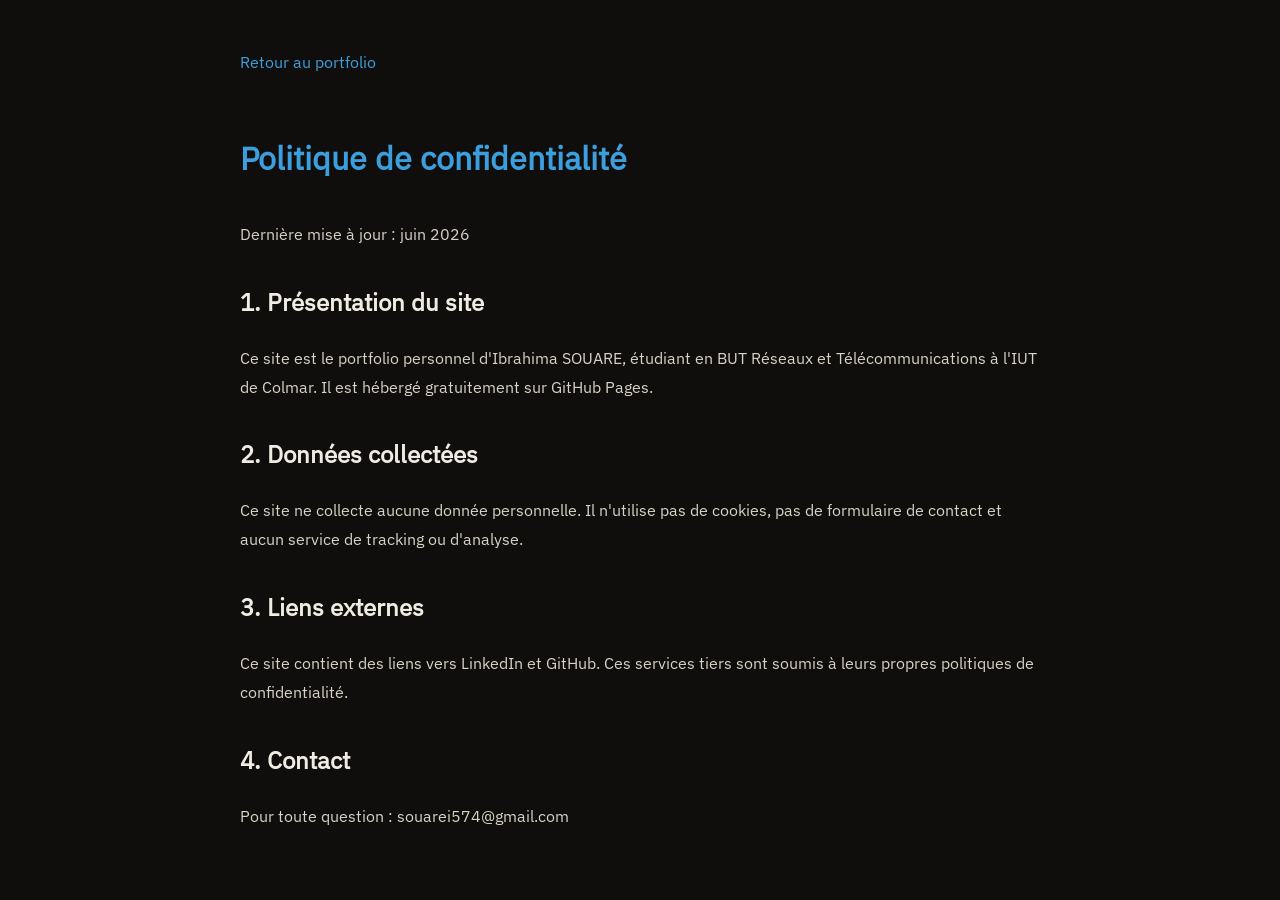
<file: confidentialite.html>
<!DOCTYPE html>
<html lang="fr">
<head>
  <meta charset="UTF-8">
  <meta name="viewport" content="width=device-width, initial-scale=1.0">
  <title>Politique de confidentialité - Ibrahima SOUARE</title>
  <style>
    @font-face{font-family:'IBM Plex Sans';src:url(assets/fonts/ibm-plex-sans-latin-400-normal.woff2) format('woff2');font-display:swap}
    body{font-family:'IBM Plex Sans',system-ui,sans-serif;background:#0f0e0c;color:#f1ece3;max-width:800px;margin:0 auto;padding:3rem 2rem;line-height:1.8;}
    h1{color:#3c9edd;margin-bottom:2rem;}
    h2{color:#f1ece3;margin-top:2rem;}
    a{color:#3c9edd;}
    p{color:#d8d1c5;margin-bottom:1.2rem;}
    .back{display:inline-block;margin-bottom:2rem;color:#3c9edd;text-decoration:none;}
  </style>
</head>
<body>
  <a href="index.html" class="back">Retour au portfolio</a>
  <h1>Politique de confidentialité</h1>
  <p>Dernière mise à jour : juin 2026</p>
  <h2>1. Présentation du site</h2>
  <p>Ce site est le portfolio personnel d'Ibrahima SOUARE, étudiant en BUT Réseaux et Télécommunications à l'IUT de Colmar. Il est hébergé gratuitement sur GitHub Pages.</p>
  <h2>2. Données collectées</h2>
  <p>Ce site ne collecte aucune donnée personnelle. Il n'utilise pas de cookies, pas de formulaire de contact et aucun service de tracking ou d'analyse.</p>
  <h2>3. Liens externes</h2>
  <p>Ce site contient des liens vers LinkedIn et GitHub. Ces services tiers sont soumis à leurs propres politiques de confidentialité.</p>
  <h2>4. Contact</h2>
  <p>Pour toute question : souarei574@gmail.com</p>
</body>
</html>
</file>
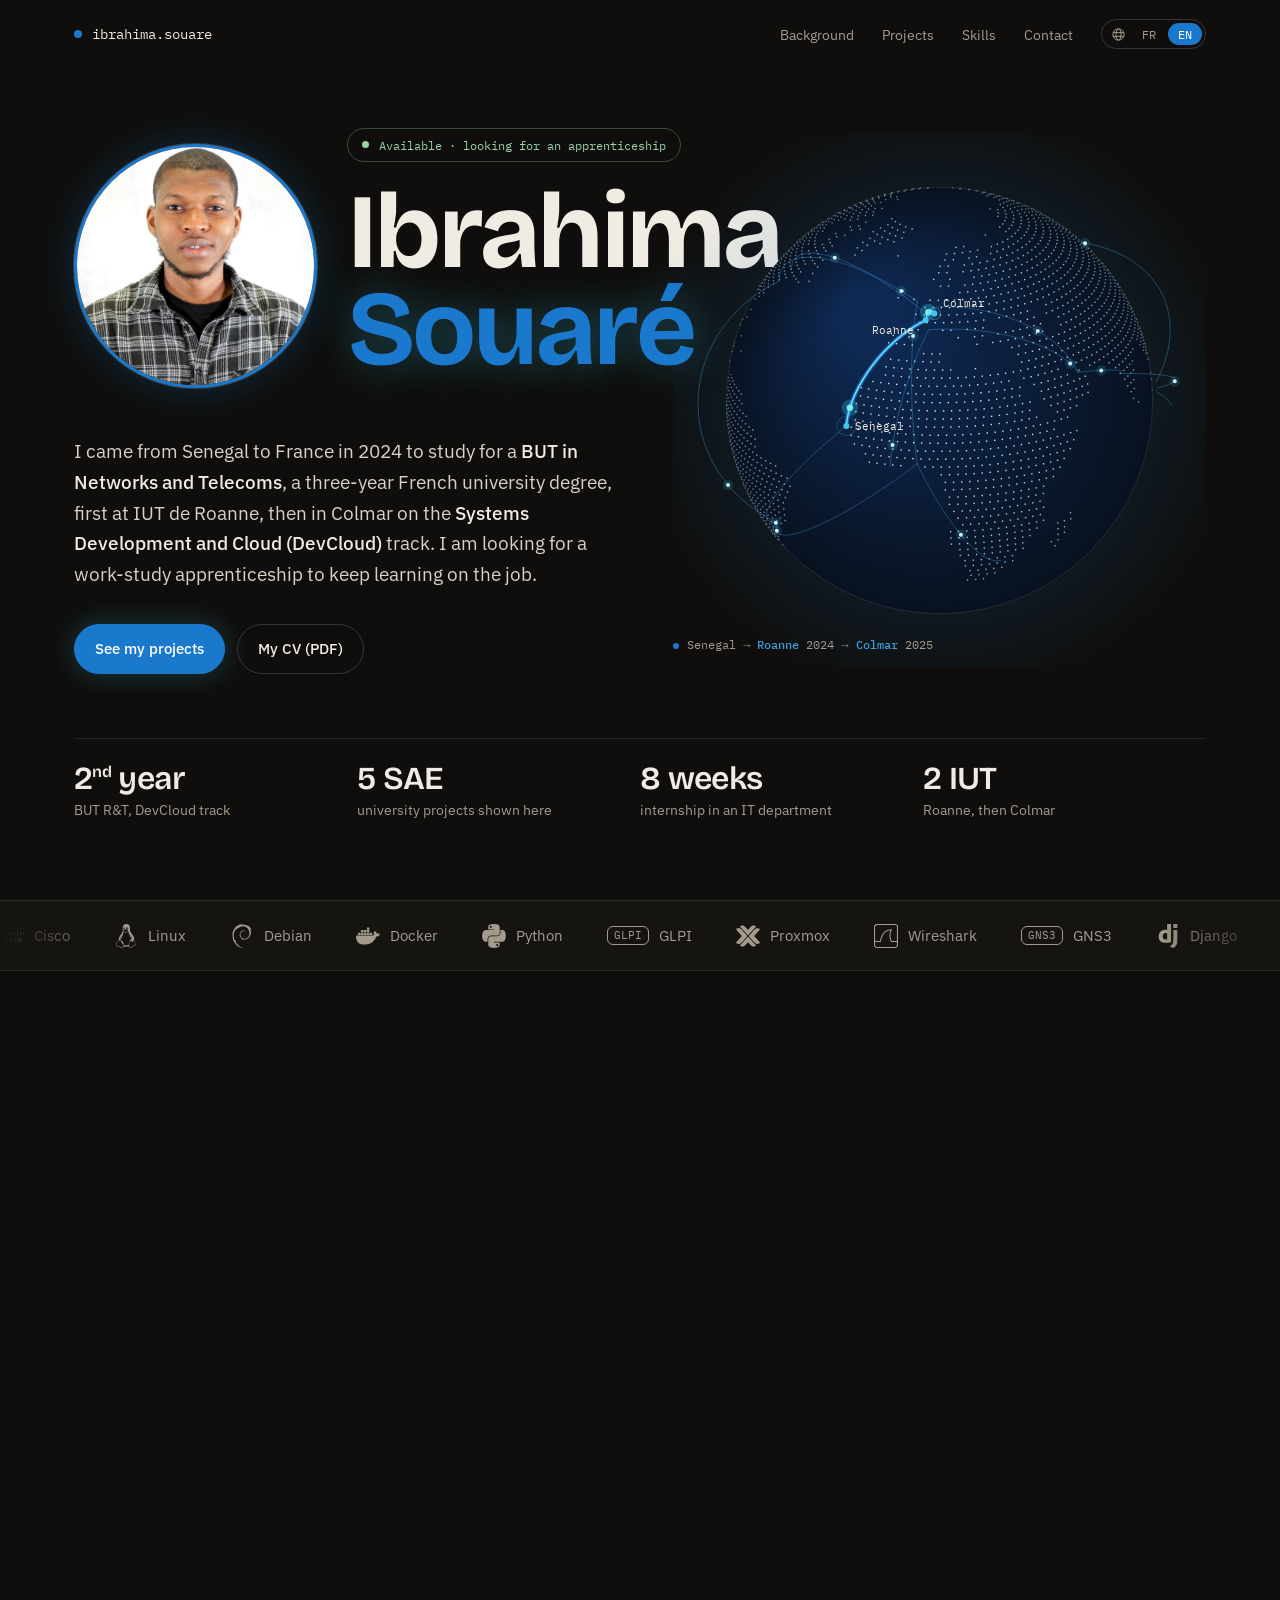
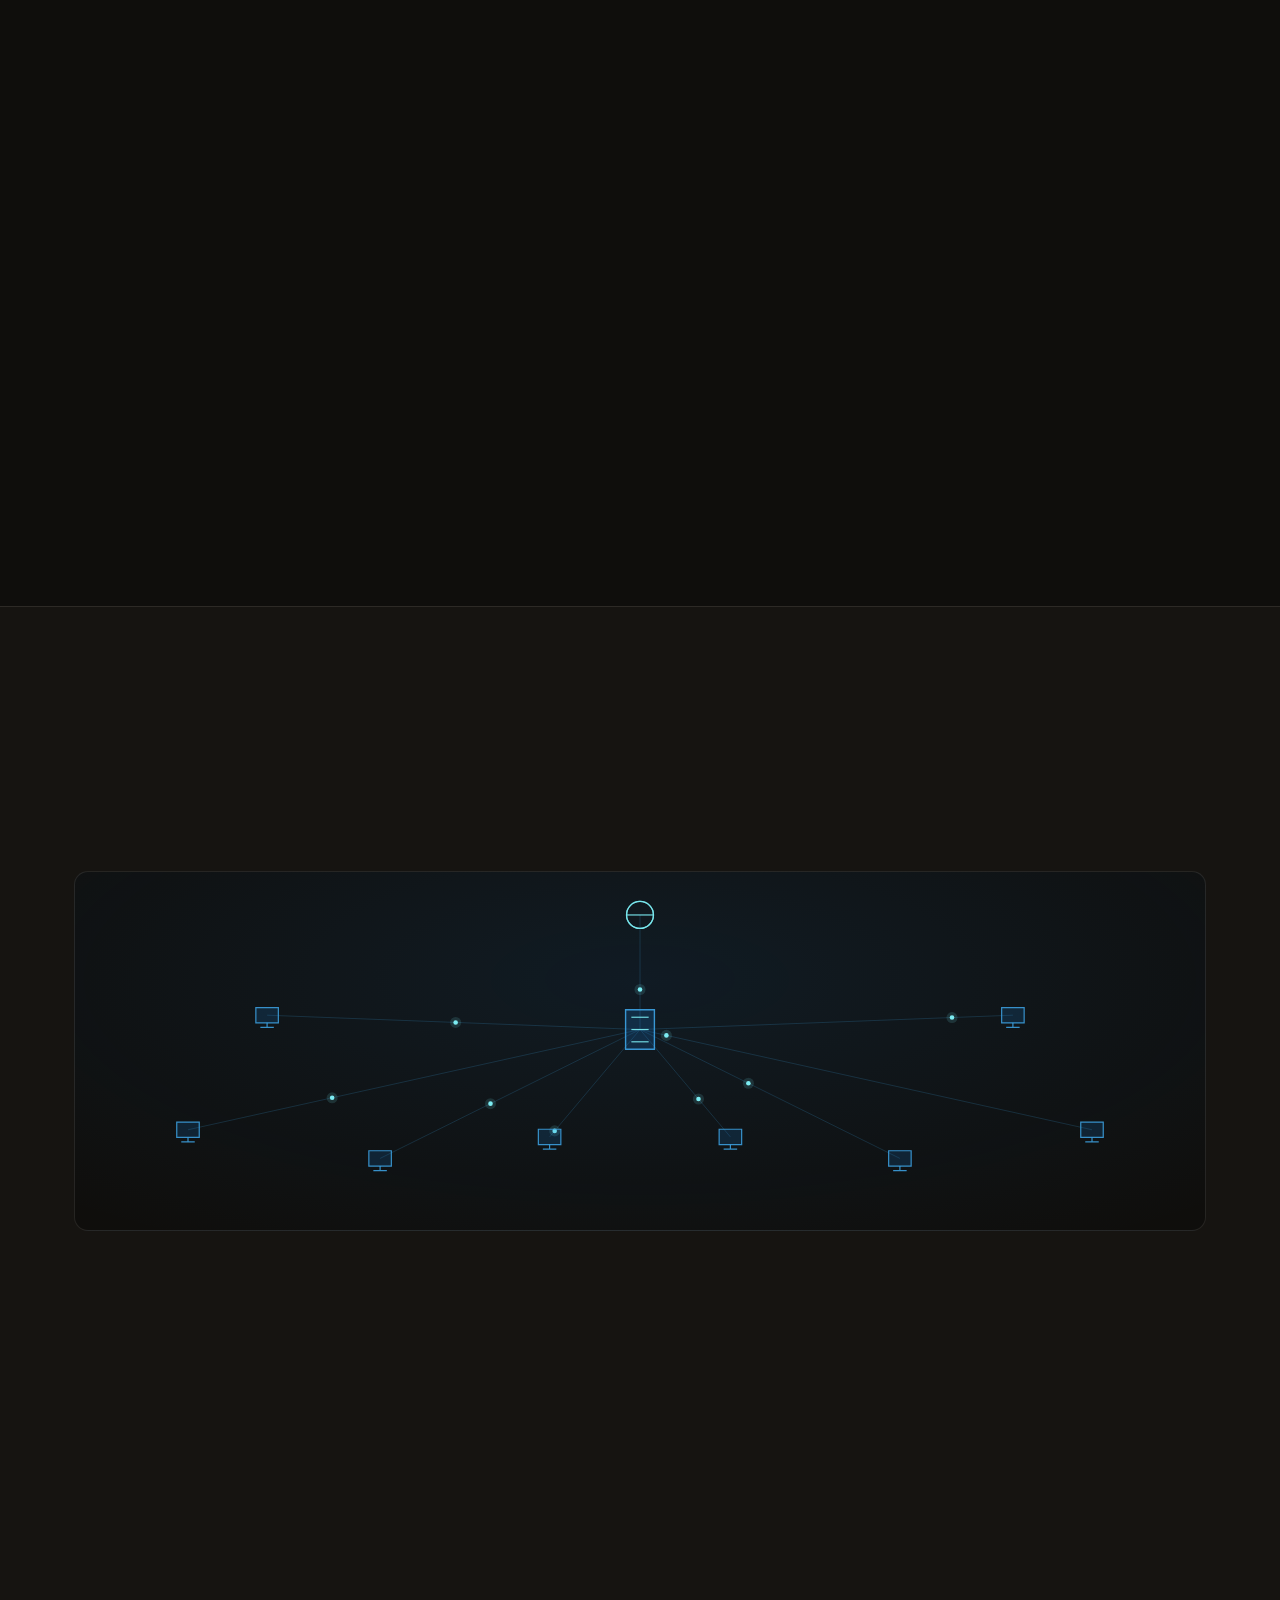
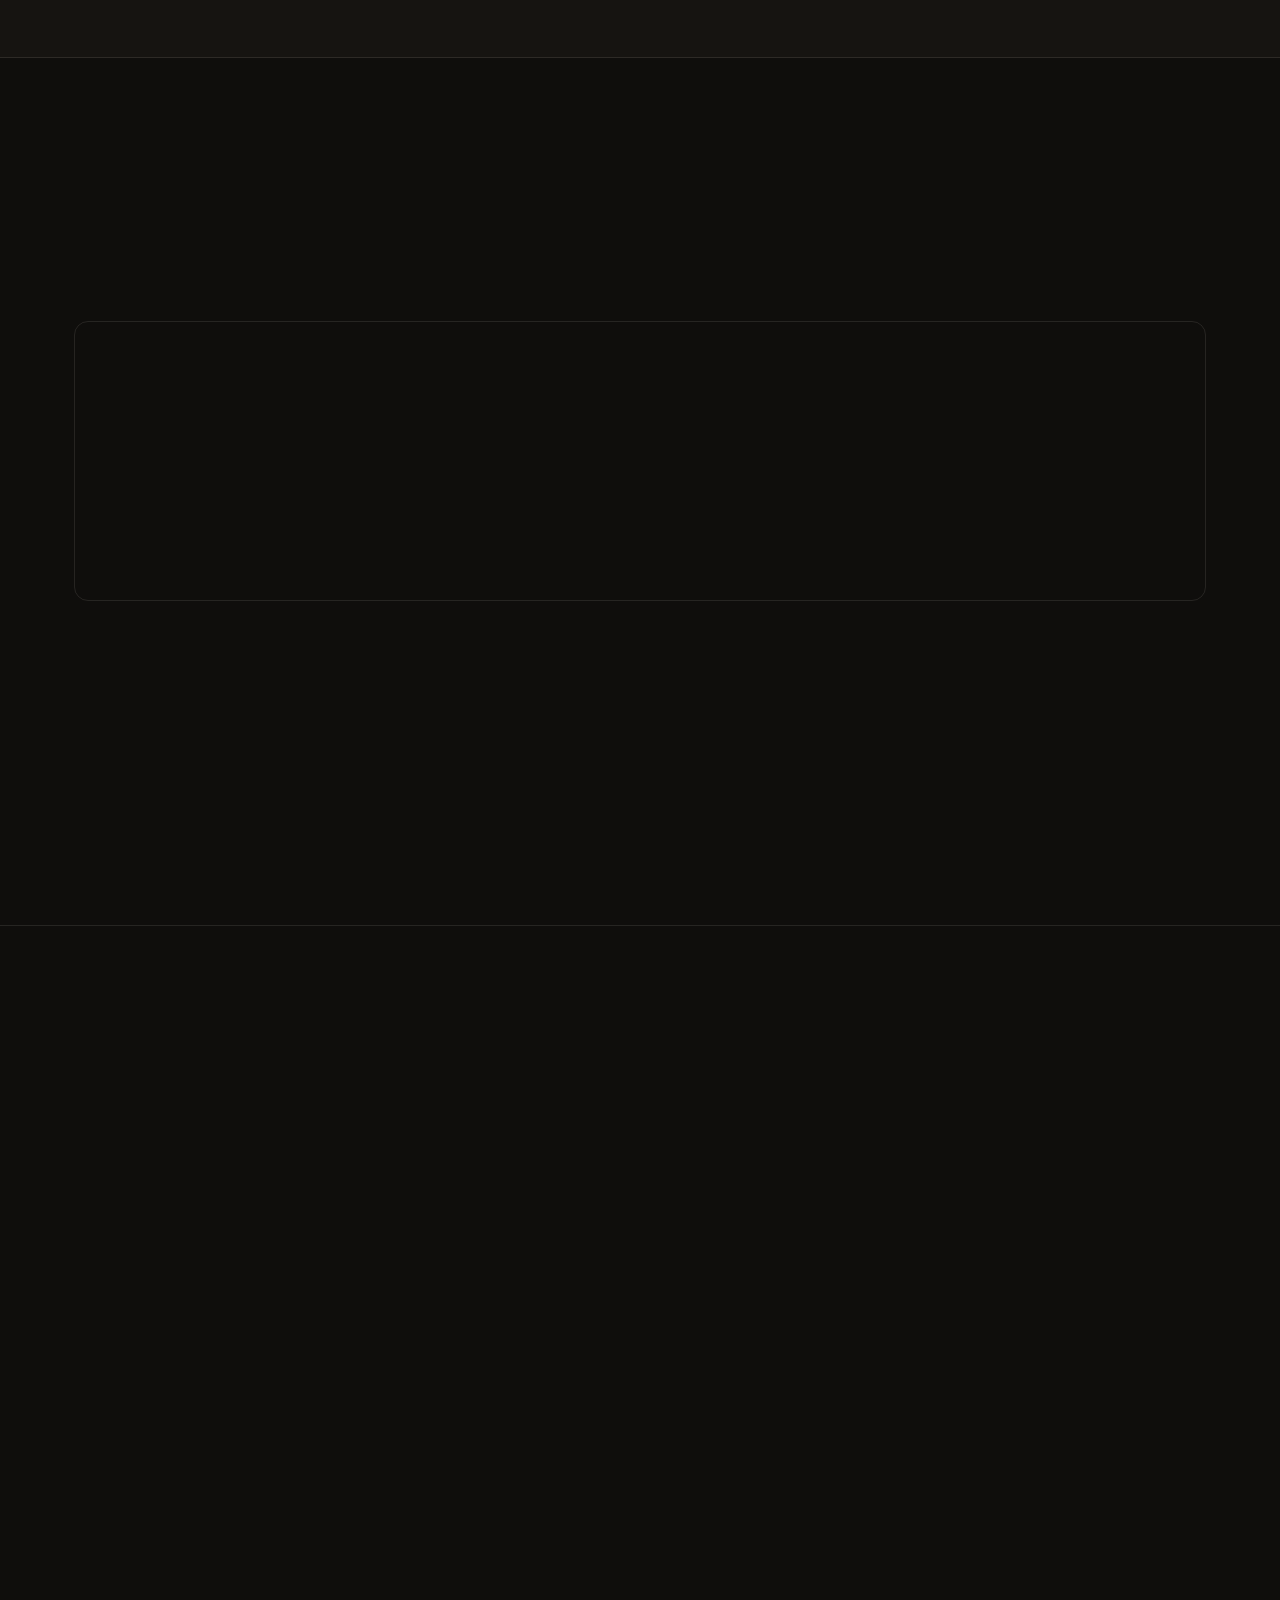
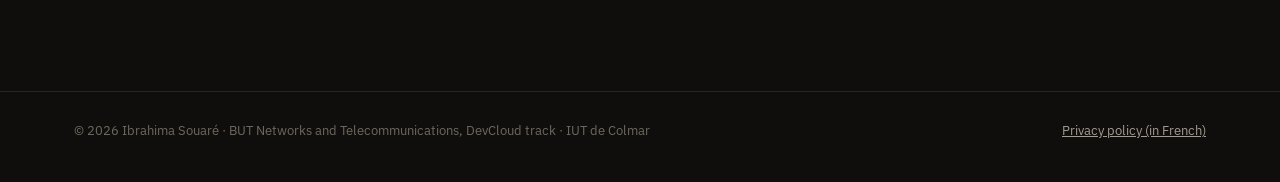
<file: en.html>
<!DOCTYPE html>
<html lang="en">
<head>
<meta charset="UTF-8">
<meta name="viewport" content="width=device-width, initial-scale=1.0">
<title>Ibrahima Souaré · Networks, systems and cloud</title>
<meta name="theme-color" content="#0f0e0c">
<link rel="icon" type="image/svg+xml" href="favicon.svg">
<link rel="preload" href="assets/fonts/bricolage-grotesque-latin-wght-normal.woff2" as="font" type="font/woff2" crossorigin>
<link rel="stylesheet" href="assets/css/style.css">
<link rel="alternate" hreflang="fr" href="https://souare-ibrahima-rt.github.io/">
<link rel="alternate" hreflang="en" href="https://souare-ibrahima-rt.github.io/en.html">
</head>
<body>

<header class="nav">
  <div class="wrap">
    <a href="#accueil" class="brand"><i></i>ibrahima.souare</a>
    <div class="nav-right">
    <ul id="menu">
      <li><a href="#parcours">Background</a></li>
      <li><a href="#projets">Projects</a></li>
      <li><a href="#competences">Skills</a></li>
      <li><a href="#contact">Contact</a></li>
    </ul>
    <div class="lang" aria-label="Language"><svg class="lang-globe" viewBox="0 0 24 24" aria-hidden="true" focusable="false"><g fill="none" stroke="currentColor" stroke-width="1.6"><circle cx="12" cy="12" r="9"/><ellipse cx="12" cy="12" rx="4" ry="9"/><path d="M3.2 9h17.6M3.2 15h17.6"/></g></svg><a href="index.html" hreflang="fr" lang="fr" title="Version française">FR</a><span aria-current="page">EN</span></div>
    <button class="nav-toggle" aria-expanded="false" aria-controls="menu">Menu</button>
    </div>
  </div>
</header>

<main>
<!-- ============ ACCUEIL ============ -->
<section class="hero" id="accueil">
  <div class="wrap">
    <div class="hero-grid">
      <div>
        <div class="hero-id">
          <img class="hero-avatar" src="assets/img/photo.jpg" alt="Portrait of Ibrahima Souaré" width="600" height="800" fetchpriority="high">
          <div>
            <div class="status"><i></i>Available · looking for an apprenticeship</div>
            <h1>Ibrahima<span>Souaré</span></h1>
          </div>
        </div>
        <p class="hero-lead">I came from Senegal to France in 2024 to study for a <strong>BUT in Networks and Telecoms</strong>, a three-year French university degree, first at IUT de Roanne, then in Colmar on the <strong>Systems Development and Cloud (DevCloud)</strong> track. I am looking for a work-study apprenticeship to keep learning on the job.</p>
        <div class="hero-cta">
          <a href="#projets" class="btn btn-main">See my projects</a>
          <a href="CV-ibrahima-souare-english.pdf" class="btn" target="_blank" rel="noopener">My CV (PDF)</a>
        </div>
      </div>
      <div class="globe-box">
        <canvas id="globe" aria-label="Rotating globe showing the route Senegal, Roanne, Colmar" role="img"></canvas>
        <div class="globe-legend"><span class="dot"></span>Senegal → <b>Roanne</b> 2024 → <b>Colmar</b> 2025</div>
      </div>
    </div>
    <div class="facts">
      <div class="fact"><strong>2<sup style="font-size:.5em">nd</sup> year</strong><span>BUT R&amp;T, DevCloud track</span></div>
      <div class="fact"><strong>5 SAE</strong><span>university projects shown here</span></div>
      <div class="fact"><strong>8 weeks</strong><span>internship in an IT department</span></div>
      <div class="fact"><strong>2 IUT</strong><span>Roanne, then Colmar</span></div>
    </div>
  </div>
</section>

<div class="marquee" aria-label="Technologies and tools I use"><div class="marquee-track"><div class="marquee-group"><span class="tech" style="--brand:#1BA0D7"><svg viewBox="0 0 24 24" aria-hidden="true"><path d="M16.331 18.171V17.06l-.022.01c-.25.121-.522.19-.801.203a1.186 1.186 0 01-.806-.237 1.038 1.038 0 01-.352-.498 1.21 1.21 0 01-.023-.667c.052-.225.178-.426.357-.569.16-.134.355-.218.562-.242a1.85 1.85 0 011.061.198l.024.013v-1.117l-.051-.014a2.862 2.862 0 00-1.011-.132 2.34 2.34 0 00-.903.206c-.287.132-.54.327-.739.571a2.221 2.221 0 00-.04 2.705c.295.378.709.645 1.175.756.491.12 1.006.102 1.487-.052l.082-.023M5.336 18.171V17.06l-.022.01c-.25.121-.522.19-.801.203a1.183 1.183 0 01-.806-.237 1.03 1.03 0 01-.351-.498 1.202 1.202 0 01-.024-.667c.052-.225.177-.426.357-.569.16-.134.355-.218.562-.242a1.85 1.85 0 011.061.198l.024.013v-1.117l-.051-.014a2.862 2.862 0 00-1.011-.132 2.344 2.344 0 00-.903.206 2.08 2.08 0 00-.74.571 2.224 2.224 0 00-.041 2.705 2.11 2.11 0 001.176.756c.491.12 1.005.102 1.487-.052l.083-.023M9.26 17.249l-.004.957.07.012c.22.041.441.069.664.085.195.019.391.022.587.012.187-.014.372-.049.551-.104.21-.06.405-.163.571-.305a1.16 1.16 0 00.333-.478 1.31 1.31 0 00-.007-.96 1.068 1.068 0 00-.298-.414 1.261 1.261 0 00-.438-.255l-.722-.268a.388.388 0 01-.197-.188.245.245 0 01.008-.219.382.382 0 01.154-.142.798.798 0 01.257-.074c.153-.022.308-.021.46.005.18.02.358.051.533.096l.038.008v-.883l-.069-.015a4.749 4.749 0 00-.543-.097 2.844 2.844 0 00-.714-.003c-.3.027-.585.143-.821.33-.16.126-.281.293-.351.484-.104.29-.105.608 0 .899.054.145.14.274.252.381.097.093.207.173.327.236.157.084.324.149.497.195.057.017.114.035.17.054l.085.031.024.01c.084.03.162.078.226.14.045.042.08.094.101.151a.325.325 0 01.001.161.339.339 0 01-.166.198.856.856 0 01-.275.086 2.032 2.032 0 01-.427.021 5.208 5.208 0 01-.557-.074 9.195 9.195 0 01-.287-.067l-.033-.006zm-2.475.995h1.05v-4.167h-1.05v4.167zm12.162-2.936a1.095 1.095 0 011.541.158 1.094 1.094 0 01-.157 1.541l-.017.014a1.096 1.096 0 01-1.367-1.713m-1.525.854a2.193 2.193 0 002.666 2.107 2.139 2.139 0 00.701-3.937 2.207 2.207 0 00-3.367 1.83M22.961 10.728a.52.52 0 001.039 0V9.573a.52.52 0 00-1.039 0v1.155M20.117 10.728a.522.522 0 001.041 0V8.139a.521.521 0 00-1.04 0v2.589M17.231 11.771a.521.521 0 001.039 0V6.17a.52.52 0 00-1.039 0v5.601M14.393 10.728a.521.521 0 001.04 0V8.139a.52.52 0 00-1.039 0v2.589M11.494 10.728a.522.522 0 001.039 0V9.573a.52.52 0 00-1.039 0v1.155M8.624 10.728a.52.52 0 001.039 0V8.139a.52.52 0 00-1.039 0v2.589M5.737 11.771a.52.52 0 001.039 0V6.17a.52.52 0 00-1.039 0v5.601M2.876 10.728a.522.522 0 001.04 0V8.139a.52.52 0 00-1.039 0v2.589M0 10.728a.521.521 0 001.039 0V9.573a.52.52 0 00-1.039 0v1.155"/></svg>Cisco</span><span class="tech" style="--brand:#FCC624"><svg viewBox="0 0 24 24" aria-hidden="true"><path d="M12.504 0c-.155 0-.315.008-.48.021-4.226.333-3.105 4.807-3.17 6.298-.076 1.092-.3 1.953-1.05 3.02-.885 1.051-2.127 2.75-2.716 4.521-.278.832-.41 1.684-.287 2.489a.424.424 0 00-.11.135c-.26.268-.45.6-.663.839-.199.199-.485.267-.797.4-.313.136-.658.269-.864.68-.09.189-.136.394-.132.602 0 .199.027.4.055.536.058.399.116.728.04.97-.249.68-.28 1.145-.106 1.484.174.334.535.47.94.601.81.2 1.91.135 2.774.6.926.466 1.866.67 2.616.47.526-.116.97-.464 1.208-.946.587-.003 1.23-.269 2.26-.334.699-.058 1.574.267 2.577.2.025.134.063.198.114.333l.003.003c.391.778 1.113 1.132 1.884 1.071.771-.06 1.592-.536 2.257-1.306.631-.765 1.683-1.084 2.378-1.503.348-.199.629-.469.649-.853.023-.4-.2-.811-.714-1.376v-.097l-.003-.003c-.17-.2-.25-.535-.338-.926-.085-.401-.182-.786-.492-1.046h-.003c-.059-.054-.123-.067-.188-.135a.357.357 0 00-.19-.064c.431-1.278.264-2.55-.173-3.694-.533-1.41-1.465-2.638-2.175-3.483-.796-1.005-1.576-1.957-1.56-3.368.026-2.152.236-6.133-3.544-6.139zm.529 3.405h.013c.213 0 .396.062.584.198.19.135.33.332.438.533.105.259.158.459.166.724 0-.02.006-.04.006-.06v.105a.086.086 0 01-.004-.021l-.004-.024a1.807 1.807 0 01-.15.706.953.953 0 01-.213.335.71.71 0 00-.088-.042c-.104-.045-.198-.064-.284-.133a1.312 1.312 0 00-.22-.066c.05-.06.146-.133.183-.198.053-.128.082-.264.088-.402v-.02a1.21 1.21 0 00-.061-.4c-.045-.134-.101-.2-.183-.333-.084-.066-.167-.132-.267-.132h-.016c-.093 0-.176.03-.262.132a.8.8 0 00-.205.334 1.18 1.18 0 00-.09.4v.019c.002.089.008.179.02.267-.193-.067-.438-.135-.607-.202a1.635 1.635 0 01-.018-.2v-.02a1.772 1.772 0 01.15-.768c.082-.22.232-.406.43-.533a.985.985 0 01.594-.2zm-2.962.059h.036c.142 0 .27.048.399.135.146.129.264.288.344.465.09.199.14.4.153.667v.004c.007.134.006.2-.002.266v.08c-.03.007-.056.018-.083.024-.152.055-.274.135-.393.2.012-.09.013-.18.003-.267v-.015c-.012-.133-.04-.2-.082-.333a.613.613 0 00-.166-.267.248.248 0 00-.183-.064h-.021c-.071.006-.13.04-.186.132a.552.552 0 00-.12.27.944.944 0 00-.023.33v.015c.012.135.037.2.08.334.046.134.098.2.166.268.01.009.02.018.034.024-.07.057-.117.07-.176.136a.304.304 0 01-.131.068 2.62 2.62 0 01-.275-.402 1.772 1.772 0 01-.155-.667 1.759 1.759 0 01.08-.668 1.43 1.43 0 01.283-.535c.128-.133.26-.2.418-.2zm1.37 1.706c.332 0 .733.065 1.216.399.293.2.523.269 1.052.468h.003c.255.136.405.266.478.399v-.131a.571.571 0 01.016.47c-.123.31-.516.643-1.063.842v.002c-.268.135-.501.333-.775.465-.276.135-.588.292-1.012.267a1.139 1.139 0 01-.448-.067 3.566 3.566 0 01-.322-.198c-.195-.135-.363-.332-.612-.465v-.005h-.005c-.4-.246-.616-.512-.686-.71-.07-.268-.005-.47.193-.6.224-.135.38-.271.483-.336.104-.074.143-.102.176-.131h.002v-.003c.169-.202.436-.47.839-.601.139-.036.294-.065.466-.065zm2.8 2.142c.358 1.417 1.196 3.475 1.735 4.473.286.534.855 1.659 1.102 3.024.156-.005.33.018.513.064.646-1.671-.546-3.467-1.089-3.966-.22-.2-.232-.335-.123-.335.59.534 1.365 1.572 1.646 2.757.13.535.16 1.104.021 1.67.067.028.135.06.205.067 1.032.534 1.413.938 1.23 1.537v-.043c-.06-.003-.12 0-.18 0h-.016c.151-.467-.182-.825-1.065-1.224-.915-.4-1.646-.336-1.77.465-.008.043-.013.066-.018.135-.068.023-.139.053-.209.064-.43.268-.662.669-.793 1.187-.13.533-.17 1.156-.205 1.869v.003c-.02.334-.17.838-.319 1.35-1.5 1.072-3.58 1.538-5.348.334a2.645 2.645 0 00-.402-.533 1.45 1.45 0 00-.275-.333c.182 0 .338-.03.465-.067a.615.615 0 00.314-.334c.108-.267 0-.697-.345-1.163-.345-.467-.931-.995-1.788-1.521-.63-.4-.986-.87-1.15-1.396-.165-.534-.143-1.085-.015-1.645.245-1.07.873-2.11 1.274-2.763.107-.065.037.135-.408.974-.396.751-1.14 2.497-.122 3.854a8.123 8.123 0 01.647-2.876c.564-1.278 1.743-3.504 1.836-5.268.048.036.217.135.289.202.218.133.38.333.59.465.21.201.477.335.876.335.039.003.075.006.11.006.412 0 .73-.134.997-.268.29-.134.52-.334.74-.4h.005c.467-.135.835-.402 1.044-.7zm2.185 8.958c.037.6.343 1.245.882 1.377.588.134 1.434-.333 1.791-.765l.211-.01c.315-.007.577.01.847.268l.003.003c.208.199.305.53.391.876.085.4.154.78.409 1.066.486.527.645.906.636 1.14l.003-.007v.018l-.003-.012c-.015.262-.185.396-.498.595-.63.401-1.746.712-2.457 1.57-.618.737-1.37 1.14-2.036 1.191-.664.053-1.237-.2-1.574-.898l-.005-.003c-.21-.4-.12-1.025.056-1.69.176-.668.428-1.344.463-1.897.037-.714.076-1.335.195-1.814.12-.465.308-.797.641-.984l.045-.022zm-10.814.049h.01c.053 0 .105.005.157.014.376.055.706.333 1.023.752l.91 1.664.003.003c.243.533.754 1.064 1.189 1.637.434.598.77 1.131.729 1.57v.006c-.057.744-.48 1.148-1.125 1.294-.645.135-1.52.002-2.395-.464-.968-.536-2.118-.469-2.857-.602-.369-.066-.61-.2-.723-.4-.11-.2-.113-.602.123-1.23v-.004l.002-.003c.117-.334.03-.752-.027-1.118-.055-.401-.083-.71.043-.94.16-.334.396-.4.69-.533.294-.135.64-.202.915-.47h.002v-.002c.256-.268.445-.601.668-.838.19-.201.38-.336.663-.336zm7.159-9.074c-.435.201-.945.535-1.488.535-.542 0-.97-.267-1.28-.466-.154-.134-.28-.268-.373-.335-.164-.134-.144-.333-.074-.333.109.016.129.134.199.2.096.066.215.2.36.333.292.2.68.467 1.167.467.485 0 1.053-.267 1.398-.466.195-.135.445-.334.648-.467.156-.136.149-.267.279-.267.128.016.034.134-.147.332a8.097 8.097 0 01-.69.468zm-1.082-1.583V5.64c-.006-.02.013-.042.029-.05.074-.043.18-.027.26.004.063 0 .16.067.15.135-.006.049-.085.066-.135.066-.055 0-.092-.043-.141-.068-.052-.018-.146-.008-.163-.065zm-.551 0c-.02.058-.113.049-.166.066-.047.025-.086.068-.14.068-.05 0-.13-.02-.136-.068-.01-.066.088-.133.15-.133.08-.031.184-.047.259-.005.019.009.036.03.03.05v.02h.003z"/></svg>Linux</span><span class="tech" style="--brand:#A81D33"><svg viewBox="0 0 24 24" aria-hidden="true"><path d="M13.88 12.685c-.4 0 .08.2.601.28.14-.1.27-.22.39-.33a3.001 3.001 0 01-.99.05m2.14-.53c.23-.33.4-.69.47-1.06-.06.27-.2.5-.33.73-.75.47-.07-.27 0-.56-.8 1.01-.11.6-.14.89m.781-2.05c.05-.721-.14-.501-.2-.221.07.04.13.5.2.22M12.38.31c.2.04.45.07.42.12.23-.05.28-.1-.43-.12m.43.12l-.15.03.14-.01V.43m6.633 9.944c.02.64-.2.95-.38 1.5l-.35.181c-.28.54.03.35-.17.78-.44.39-1.34 1.22-1.62 1.301-.201 0 .14-.25.19-.34-.591.4-.481.6-1.371.85l-.03-.06c-2.221 1.04-5.303-1.02-5.253-3.842-.03.17-.07.13-.12.2a3.551 3.552 0 012.001-3.501 3.361 3.362 0 013.732.48 3.341 3.342 0 00-2.721-1.3c-1.18.01-2.281.76-2.651 1.57-.6.38-.67 1.47-.93 1.661-.361 2.601.66 3.722 2.38 5.042.27.19.08.21.12.35a4.702 4.702 0 01-1.53-1.16c.23.33.47.66.8.91-.55-.18-1.27-1.3-1.48-1.35.93 1.66 3.78 2.921 5.261 2.3a6.203 6.203 0 01-2.33-.28c-.33-.16-.77-.51-.7-.57a5.802 5.803 0 005.902-.84c.44-.35.93-.94 1.07-.95-.2.32.04.16-.12.44.44-.72-.2-.3.46-1.24l.24.33c-.09-.6.74-1.321.66-2.262.19-.3.2.3 0 .97.29-.74.08-.85.15-1.46.08.2.18.42.23.63-.18-.7.2-1.2.28-1.6-.09-.05-.28.3-.32-.53 0-.37.1-.2.14-.28-.08-.05-.26-.32-.38-.861.08-.13.22.33.34.34-.08-.42-.2-.75-.2-1.08-.34-.68-.12.1-.4-.3-.34-1.091.3-.25.34-.74.54.77.84 1.96.981 2.46-.1-.6-.28-1.2-.49-1.76.16.07-.26-1.241.21-.37A7.823 7.824 0 0017.702 1.6c.18.17.42.39.33.42-.75-.45-.62-.48-.73-.67-.61-.25-.65.02-1.06 0C15.082.73 14.862.8 13.8.4l.05.23c-.77-.25-.9.1-1.73 0-.05-.04.27-.14.53-.18-.741.1-.701-.14-1.431.03.17-.13.36-.21.55-.32-.6.04-1.44.35-1.18.07C9.6.68 7.847 1.3 6.867 2.22L6.838 2c-.45.54-1.96 1.611-2.08 2.311l-.131.03c-.23.4-.38.85-.57 1.261-.3.52-.45.2-.4.28-.6 1.22-.9 2.251-1.16 3.102.18.27 0 1.65.07 2.76-.3 5.463 3.84 10.776 8.363 12.006.67.23 1.65.23 2.49.25-.99-.28-1.12-.15-2.08-.49-.7-.32-.85-.7-1.34-1.13l.2.35c-.971-.34-.57-.42-1.361-.67l.21-.27c-.31-.03-.83-.53-.97-.81l-.34.01c-.41-.501-.63-.871-.61-1.161l-.111.2c-.13-.21-1.52-1.901-.8-1.511-.13-.12-.31-.2-.5-.55l.14-.17c-.35-.44-.64-1.02-.62-1.2.2.24.32.3.45.33-.88-2.172-.93-.12-1.601-2.202l.15-.02c-.1-.16-.18-.34-.26-.51l.06-.6c-.63-.74-.18-3.102-.09-4.402.07-.54.53-1.1.88-1.981l-.21-.04c.4-.71 2.341-2.872 3.241-2.761.43-.55-.09 0-.18-.14.96-.991 1.26-.7 1.901-.88.7-.401-.6.16-.27-.151 1.2-.3.85-.7 2.421-.85.16.1-.39.14-.52.26 1-.49 3.151-.37 4.562.27 1.63.77 3.461 3.011 3.531 5.132l.08.02c-.04.85.13 1.821-.17 2.711l.2-.42M9.54 13.236l-.05.28c.26.35.47.73.8 1.01-.24-.47-.42-.66-.75-1.3m.62-.02c-.14-.15-.22-.34-.31-.52.08.32.26.6.43.88l-.12-.36m10.945-2.382l-.07.15c-.1.76-.34 1.511-.69 2.212.4-.73.65-1.541.75-2.362M12.45.12c.27-.1.66-.05.95-.12-.37.03-.74.05-1.1.1l.15.02M3.006 5.142c.07.57-.43.8.11.42.3-.66-.11-.18-.1-.42m-.64 2.661c.12-.39.15-.62.2-.84-.35.44-.17.53-.2.83"/></svg>Debian</span><span class="tech" style="--brand:#2496ED"><svg viewBox="0 0 24 24" aria-hidden="true"><path d="M13.983 11.078h2.119a.186.186 0 00.186-.185V9.006a.186.186 0 00-.186-.186h-2.119a.185.185 0 00-.185.185v1.888c0 .102.083.185.185.185m-2.954-5.43h2.118a.186.186 0 00.186-.186V3.574a.186.186 0 00-.186-.185h-2.118a.185.185 0 00-.185.185v1.888c0 .102.082.185.185.185m0 2.716h2.118a.187.187 0 00.186-.186V6.29a.186.186 0 00-.186-.185h-2.118a.185.185 0 00-.185.185v1.887c0 .102.082.185.185.186m-2.93 0h2.12a.186.186 0 00.184-.186V6.29a.185.185 0 00-.185-.185H8.1a.185.185 0 00-.185.185v1.887c0 .102.083.185.185.186m-2.964 0h2.119a.186.186 0 00.185-.186V6.29a.185.185 0 00-.185-.185H5.136a.186.186 0 00-.186.185v1.887c0 .102.084.185.186.186m5.893 2.715h2.118a.186.186 0 00.186-.185V9.006a.186.186 0 00-.186-.186h-2.118a.185.185 0 00-.185.185v1.888c0 .102.082.185.185.185m-2.93 0h2.12a.185.185 0 00.184-.185V9.006a.185.185 0 00-.184-.186h-2.12a.185.185 0 00-.184.185v1.888c0 .102.083.185.185.185m-2.964 0h2.119a.185.185 0 00.185-.185V9.006a.185.185 0 00-.184-.186h-2.12a.186.186 0 00-.186.186v1.887c0 .102.084.185.186.185m-2.92 0h2.12a.185.185 0 00.184-.185V9.006a.185.185 0 00-.184-.186h-2.12a.185.185 0 00-.184.185v1.888c0 .102.082.185.185.185M23.763 9.89c-.065-.051-.672-.51-1.954-.51-.338.001-.676.03-1.01.087-.248-1.7-1.653-2.53-1.716-2.566l-.344-.199-.226.327c-.284.438-.49.922-.612 1.43-.23.97-.09 1.882.403 2.661-.595.332-1.55.413-1.744.42H.751a.751.751 0 00-.75.748 11.376 11.376 0 00.692 4.062c.545 1.428 1.355 2.48 2.41 3.124 1.18.723 3.1 1.137 5.275 1.137.983.003 1.963-.086 2.93-.266a12.248 12.248 0 003.823-1.389c.98-.567 1.86-1.288 2.61-2.136 1.252-1.418 1.998-2.997 2.553-4.4h.221c1.372 0 2.215-.549 2.68-1.009.309-.293.55-.65.707-1.046l.098-.288Z"/></svg>Docker</span><span class="tech" style="--brand:#3776AB"><svg viewBox="0 0 24 24" aria-hidden="true"><path d="M11.858 0c-.978.005-1.913.088-2.736.234C6.7.662 6.26 1.558 6.26 3.21v2.182h5.725v.727H4.111c-1.664 0-3.121 1-3.577 2.903-.526 2.181-.549 3.542 0 5.82.407 1.694 1.379 2.902 3.043 2.902h1.969v-2.616c0-1.89 1.635-3.557 3.576-3.557h5.72c1.591 0 2.862-1.31 2.862-2.91v-5.45c0-1.553-1.309-2.718-2.863-2.977A18 18 0 0 0 11.858 0M8.762 1.755c.591 0 1.074.491 1.074 1.095 0 .601-.483 1.087-1.074 1.087A1.08 1.08 0 0 1 7.688 2.85c0-.604.48-1.095 1.074-1.095m9.656 4.364v2.543c0 1.971-1.671 3.63-3.577 3.63H9.122c-1.566 0-2.862 1.34-2.862 2.91v5.452c0 1.551 1.349 2.464 2.862 2.91 1.813.532 3.55.628 5.72 0 1.44-.418 2.862-1.258 2.862-2.91V18.47h-5.719v-.727h8.582c1.664 0 2.284-1.16 2.862-2.903.598-1.793.573-3.518 0-5.819-.41-1.656-1.196-2.903-2.862-2.903zm-3.216 13.807a1.08 1.08 0 0 1 1.074 1.088c0 .604-.48 1.094-1.074 1.094-.592 0-1.075-.49-1.075-1.094 0-.601.483-1.088 1.075-1.088"/></svg>Python</span><span class="tech"><span class="mark">GLPI</span>GLPI</span><span class="tech" style="--brand:#E57000"><svg viewBox="0 0 24 24" aria-hidden="true"><path d="M4.928 1.825c-1.09.553-1.09.64-.07 1.78 5.655 6.295 7.004 7.782 7.107 7.782.139.017 7.971-8.542 8.058-8.801.034-.07-.208-.312-.519-.536-.415-.312-.864-.433-1.712-.467-1.59-.104-2.144.242-4.115 2.455-.899 1.003-1.66 1.833-1.66 1.833-.017 0-.76-.813-1.642-1.798S8.473 2.1 8.127 1.91c-.796-.45-2.421-.484-3.2-.086zM1.297 4.367C.45 4.695 0 5.007 0 5.248c0 .121 1.331 1.678 2.94 3.459 1.625 1.78 2.939 3.268 2.939 3.302 0 .035-1.331 1.522-2.94 3.303C1.314 17.11.017 18.683.035 18.822c.086.467 1.504 1.055 2.541 1.055 1.678-.018 2.058-.312 5.603-4.202 1.78-1.954 3.233-3.614 3.233-3.666 0-.069-1.435-1.694-3.199-3.63-2.3-2.508-3.423-3.632-3.96-3.874-.812-.398-2.126-.467-2.956-.138zm18.467.12c-.502.26-1.764 1.505-3.943 3.891-1.763 1.937-3.199 3.562-3.199 3.631 0 .07 1.453 1.712 3.234 3.666 3.544 3.89 3.925 4.184 5.602 4.202 1.038 0 2.455-.588 2.542-1.055.017-.156-1.28-1.712-2.905-3.493-1.608-1.78-2.94-3.285-2.94-3.32 0-.034 1.332-1.539 2.94-3.32C22.72 6.91 24.017 5.352 24 5.214c-.087-.45-1.366-.968-2.473-1.038-.795-.034-1.21.035-1.763.312zM7.954 16.973c-2.144 2.369-3.908 4.374-3.943 4.46-.034.07.208.312.52.537.414.311.864.432 1.711.467 1.574.103 2.161-.26 4.15-2.508.864-.968 1.608-1.78 1.625-1.78s.761.812 1.643 1.798c2.023 2.248 2.559 2.576 4.132 2.49.848-.035 1.297-.156 1.712-.467.311-.225.553-.467.519-.536-.087-.26-7.92-8.819-8.058-8.801-.069 0-1.867 1.954-4.011 4.34z"/></svg>Proxmox</span><span class="tech" style="--brand:#1679A7"><svg viewBox="0 0 24 24" aria-hidden="true"><path d="m2.95 0c-1.62 0-2.95 1.32-2.95 2.95v18.1c0 1.63 1.32 2.95 2.95 2.95h18.1c1.62 0 2.95-1.32 2.95-2.95v-18.1c-.00024-1.63-1.32-2.95-2.95-2.95zm0 1.09h18.1c1.04 0 1.85.818 1.85 1.86v14h-5.27c-.335-.796-2.57-6.47.283-10.9a.516.517 0 0 0-.443-.794c-5.24.0827-8.2 3.19-9.74 6.21-1.35 2.64-1.63 4.91-1.69 5.53h-4.95v-14c0-1.04.817-1.86 1.85-1.86zm13.6 5.24c-2.62 5.24.248 11.4.248 11.4a.516.517 0 0 0 .469.301h5.62v3.05c0 1.04-.817 1.86-1.85 1.86h-18.1c-1.04 0-1.85-.818-1.85-1.86v-3.05h5.39a.516.517 0 0 0 .514-.477s.226-2.8 1.66-5.62c1.34-2.62 3.67-5.17 7.91-5.57z"/></svg>Wireshark</span><span class="tech"><span class="mark">GNS3</span>GNS3</span><span class="tech" style="--brand:#092E20"><svg viewBox="0 0 24 24" aria-hidden="true"><path d="M11.146 0h3.924v18.166c-2.013.382-3.491.535-5.096.535-4.791 0-7.288-2.166-7.288-6.32 0-4.002 2.65-6.6 6.753-6.6.637 0 1.121.05 1.707.203zm0 9.143a3.894 3.894 0 00-1.325-.204c-1.988 0-3.134 1.223-3.134 3.365 0 2.09 1.096 3.236 3.109 3.236.433 0 .79-.025 1.35-.102V9.142zM21.314 6.06v9.098c0 3.134-.229 4.638-.917 5.937-.637 1.249-1.478 2.039-3.211 2.905l-3.644-1.733c1.733-.815 2.574-1.53 3.109-2.625.561-1.121.739-2.421.739-5.835V6.059h3.924zM17.39.021h3.924v4.026H17.39z"/></svg>Django</span><span class="tech" style="--brand:#A22846"><svg viewBox="0 0 24 24" aria-hidden="true"><path d="m19.8955 10.8961-.1726-.3028c.0068-2.1746-1.0022-3.061-2.1788-3.7348.356-.0938.7237-.1711.8245-.6182.6118-.1566.7397-.4398.8011-.7398.16-.1066.6955-.4061.6394-.9211.2998-.2069.4669-.4725.3819-.8487.3222-.3515.407-.6419.2702-.9096.3868-.4805.2152-.7295.05-.9817.2897-.5254.0341-1.0887-.7758-.9944-.3221-.4733-1.0244-.3659-1.133-.3637-.1215-.1519-.2819-.2821-.7755-.219-.3197-.2851-.6771-.2364-1.0458-.0964-.4378-.3403-.7275-.0675-1.0584.0356-.53-.1706-.6513.0631-.9117.1583-.5781-.1203-.7538.1416-1.0309.4182l-.3224-.0063c-.8719.5061-1.305 1.5366-1.4585 2.0664-.1536-.5299-.5858-1.5604-1.4575-2.0664l-.3223.0063C9.942.5014 9.7663.2394 9.1883.3597 8.9279.2646 8.807.0309 8.2766.2015c-.2172-.0677-.417-.2084-.6522-.2012l.0004.0002C7.5017.0041 7.369.049 7.2185.166c-.3688-.1401-.7262-.1887-1.0459.0964-.4936-.0631-.654.0671-.7756.219C5.2887.4791 4.5862.3717 4.264.845c-.8096-.0943-1.0655.4691-.7756.9944-.1653.2521-.3366.5013.05.9819-.1367.2677-.0519.5581.2703.9096-.085.3763.0822.6418.3819.8487-.0561.515.4795.8144.6394.9211.0614.3001.1894.5832.8011.7398.1008.4472.4685.5244.8245.6183-1.1766.6737-2.1856 1.56-2.1788 3.7348l-.1724.3028c-1.3491.8082-2.5629 3.4056-.6648 5.5167.124.6609.3319 1.1355.5171 1.6609.2769 2.117 2.0841 3.1082 2.5608 3.2255.6984.524 1.4423 1.0212 2.449 1.3696.949.964 1.977 1.3314 3.0107 1.3308.0152 0 .0306.0002.0457 0 1.0337.0006 2.0618-.3668 3.0107-1.3308 1.0067-.3483 1.7506-.8456 2.4491-1.3696.4766-.1173 2.2838-1.1085 2.5607-3.2255.1851-.5253.3931-1 .517-1.6609 1.8981-2.1113.6843-4.7089-.6649-5.517zm-1.0386-.3715c-.0704.8759-4.6354-3.0504-3.8472-3.1808 2.1391-.3558 3.9191.896 3.8472 3.1808zm-2.0155 4.3649c-1.1481.7409-2.8025.2626-3.6953-1.0681-.8928-1.3306-.6858-3.0101.4623-3.7509 1.1481-.7409 2.8025-.2627 3.6953 1.068.8927 1.3307.6858 3.0101-.4623 3.751zM13.6591 1.3721c.0396.1967.0843.321.1354.3577.2537-.272.4611-.5506.7878-.8123.0011.1537-.0776.3205.1169.4425.1752-.2356.4119-.4459.7263-.6244-.1514.2611-.026.3404.0554.4486.24-.2059.4681-.4144.9109-.5759-.121.1474-.2902.2914-.1108.4607.2473-.1544.496-.3086 1.0833-.4183-.1323.1475-.4059.295-.2401.4426.3104-.1186.6539-.2047 1.034-.2546-.182.1496-.3337.2963-.1846.4122.3323-.1022.7899-.2398 1.2372-.1212l-.2832.2849c-.0314.0382.6623.0297 1.1202.0364-.167.2321-.3375.4562-.437.8548.0454.0459.2723.0204.4862 0-.2194.4618-.6004.5783-.6893.776.134.1015.32.075.5232.006-.158.3254-.4892.5484-.7509.8123.0662.047.1818.075.4555.0425-.2418.257-.5339.492-.8802.7032.0614.0708.2722.0681.4678.0727-.3136.3069-.7173.466-1.0955.6668.1885.1288.3234.0988.4678.097-.2676.2198-.7225.3342-1.1448.4668.0803.1249.1607.1589.3324.194-.447.2473-1.0873.1343-1.2679.2607.0435.1243.1665.2053.3139.2728-.7197.0418-2.6879-.0262-3.0652-1.5156.7367-.8094 2.0813-1.7593 4.394-2.934-1.7994.6022-3.4229 1.405-4.7817 2.5096-1.5978-.7436-.4965-2.6197.283-3.3645zm-1.6126 5.3718c1.1329-.0123 2.5356.8325 2.53 1.6286-.005.7027-.9851 1.2715-2.5213 1.2607-1.5043-.0177-2.5172-.7148-2.5137-1.3957.003-.5603 1.2282-1.5263 2.505-1.4936zm-5.7646-.6006c.1717-.0351.252-.0692.3323-.194-.4223-.1327-.8772-.247-1.1448-.4668.1444.0018.2792.0318.4678-.097-.3783-.2008-.782-.3599-1.0956-.6668.1955-.0048.4064-.002.4677-.0728-.3462-.2113-.6383-.4463-.8801-.7033.2738.0325.3893.0045.4555-.0425-.2617-.264-.593-.487-.7509-.8123.2032.069.3892.0954.5232-.006-.089-.1977-.47-.3142-.6894-.776.214.0204.4409.0459.4863 0-.0994-.3985-.2698-.6226-.4369-.8547.4579-.0067 1.1516.0018 1.1202-.0364l-.2831-.2849c.4472-.1186.9049.019 1.2371.1213.1492-.1159-.0026-.2626-.1847-.4123.3801.05.7236.1361 1.034.2547.1659-.1476-.1076-.2951-.24-.4426.5872.1097.8361.2639 1.0833.4183.1794-.1694.0103-.3133-.1108-.4607.4428.1615.6709.37.911.5759.0814-.1082.2068-.1875.0554-.4486.3143.1785.5511.3888.7263.6244.1945-.122.1159-.2888.1169-.4426.3267.2618.534.5404.7879.8124.0511-.0366.0959-.161.1354-.3577.7794.7448 1.8807 2.6208.2831 3.3646-1.3589-1.1039-2.9817-1.9064-4.78-2.5086 2.3115 1.174 3.6556 2.1239 4.392 2.9328-.3773 1.4895-2.3455 1.5575-3.0651 1.5157.1473-.0676.2703-.1485.3139-.2728-.1806-.1264-.8209-.0134-1.2679-.2607zm2.8175 1.1334c.7881.1304-3.7769 4.0567-3.8472 3.1809-.0719-2.2846 1.7079-3.5367 3.8472-3.1809zm-4.847 8.7567c-1.1094-.8789-1.4668-3.4529.5901-4.6097 1.2394-.3273.4184 5.051-.5901 4.6097zm4.2656 4.5989c-.6257.3719-2.1452.2187-3.2252-1.3095-.7283-1.2823-.6345-2.5872-.123-2.9705.7648-.4589 1.9464.1609 2.8559 1.2003.7923.9405 1.1536 2.5927.4923 3.0797zm-1.2415-5.6086c-1.1481-.7409-1.3551-2.4203-.4623-3.7511.8928-1.3307 2.5472-1.8089 3.6952-1.068 1.1481.7409 1.3551 2.4203.4623 3.7509-.8926 1.3308-2.5471 1.809-3.6952 1.0682zm4.7948 8.2279c-1.3763.0584-2.7258-1.1105-2.7081-1.5157-.0206-.594 1.6758-1.0578 2.782-1.0306 1.1131-.0479 2.6068.3531 2.6097.8851.0184.5166-1.3547 1.6838-2.6836 1.6612zm2.7584-5.8578c.0081 1.3899-1.226 2.5225-2.7562 2.5299-1.5302.0073-2.7773-1.1135-2.7854-2.5033v-.0265c-.008-1.3899 1.2259-2.5226 2.7562-2.5299 1.5302-.0073 2.7773 1.1134 2.7853 2.5033a.7794.7794 0 0 1 .0001.0265zm3.855 2.0029c-1.186 1.6208-2.7916 1.684-3.3896 1.2325-.6255-.5811-.148-2.3854.7094-3.3747v-.0003c.9812-1.0912 2.0302-1.8037 2.7609-1.2469.4919.4828.7805 2.3008-.0807 3.3894zm1.0724-3.4301c-1.0086.4413-1.8298-4.9372-.5901-4.61 2.0568 1.1569 1.6994 3.731.5901 4.61zm-.0256-8.3279h.2985v-.5304h.2986c.1502 0 .2053.0624.2262.2052.0152.1088.0113.2395.0477.3253h.2984c-.0533-.0763-.0515-.2358-.0571-.3213-.0097-.1373-.0513-.2796-.1977-.3176v-.0037c.1502-.061.2149-.1807.2149-.341 0-.2048-.1539-.3738-.3974-.3738h-.732v1.3573zm.2985-1.1255h.3269c.1333 0 .2054.0573.2054.188 0 .1369-.0721.1942-.2054.1942H20.03v-.3822zm-1.0337.4633c0 .7009.5682 1.2694 1.2695 1.2694s1.2695-.5684 1.2695-1.2694c0-.7013-.5683-1.2697-1.2695-1.2697-.7013 0-1.2695.5684-1.2695 1.2697zm2.3275 0c0 .5845-.4737 1.058-1.058 1.058s-1.058-.4735-1.058-1.058c0-.5849.4737-1.058 1.058-1.058s1.058.4731 1.058 1.058z"/></svg>Raspberry Pi</span><span class="tech" style="--brand:#003545"><svg viewBox="0 0 24 24" aria-hidden="true"><path d="M23.157 4.412c-.676.284-.79.31-1.673.372-.65.045-.757.057-1.212.209-.75.246-1.395.75-2.02 1.59-.296.398-1.249 1.913-1.249 1.988 0 .057-.65.998-.915 1.32-.574.713-1.08 1.079-2.14 1.59-.77.36-1.224.524-4.102 1.477-1.073.353-2.133.738-2.367.864-.852.449-1.515 1.036-2.203 1.938-1.003 1.32-.972 1.313-3.042.947a12.264 12.264 0 00-.675-.063c-.644-.05-1.023.044-1.332.334L0 17.193l.177.088c.094.05.353.234.561.398.215.17.461.347.55.391.088.044.17.088.183.101.012.013-.089.17-.228.353-.435.581-.593.871-.574 1.048.019.164.032.17.43.17.517-.006.826-.056 1.261-.208.65-.233 2.058-.94 2.784-1.4.776-.5 1.717-.998 1.956-1.042.082-.02.354-.07.594-.114.58-.107 1.464-.095 2.587.05.108.013.373.045.6.064.227.025.43.057.454.076.026.012.474.037.998.056.934.026 1.104.007 1.3-.189.126-.133.385-.631.498-.985.209-.643.417-.921.366-.492-.113.966-.322 1.692-.713 2.411-.259.499-.663 1.092-.934 1.395-.322.347-.315.36.088.315.619-.063 1.471-.397 2.096-.82.827-.562 1.647-1.691 2.19-3.03.107-.27.22-.22.183.083-.013.094-.038.315-.057.498l-.031.328.353-.202c.833-.48 1.414-1.262 2.127-2.884.227-.518.877-2.922 1.073-3.976a9.64 9.64 0 01.271-1.042c.127-.429.196-.555.48-.858.183-.19.625-.555.978-.808.72-.505.953-.75 1.187-1.205.208-.417.284-1.13.132-1.357-.132-.202-.284-.196-.763.006Z"/></svg>MariaDB</span><span class="tech" style="--brand:#F03C2E"><svg viewBox="0 0 24 24" aria-hidden="true"><path d="M13.09 23.549a1.54 1.54 0 0 1-2.18 0L.451 13.089a1.54 1.54 0 0 1 0-2.179l7.191-7.19 2.733 2.733a1.85 1.85 0 0 0 .964 2.326v6.66a1.849 1.849 0 1 0 1.54 0V8.957l2.508 2.508a1.85 1.85 0 1 0 1.09-1.09l-2.634-2.634a1.85 1.85 0 0 0-2.378-2.377L8.73 2.63 10.91.451a1.54 1.54 0 0 1 2.179 0l10.459 10.46a1.54 1.54 0 0 1 0 2.179z"/></svg>Git</span><span class="tech" style="--brand:#181717"><svg viewBox="0 0 24 24" aria-hidden="true"><path d="M12 .297c-6.63 0-12 5.373-12 12 0 5.303 3.438 9.8 8.205 11.385.6.113.82-.258.82-.577 0-.285-.01-1.04-.015-2.04-3.338.724-4.042-1.61-4.042-1.61C4.422 18.07 3.633 17.7 3.633 17.7c-1.087-.744.084-.729.084-.729 1.205.084 1.838 1.236 1.838 1.236 1.07 1.835 2.809 1.305 3.495.998.108-.776.417-1.305.76-1.605-2.665-.3-5.466-1.332-5.466-5.93 0-1.31.465-2.38 1.235-3.22-.135-.303-.54-1.523.105-3.176 0 0 1.005-.322 3.3 1.23.96-.267 1.98-.399 3-.405 1.02.006 2.04.138 3 .405 2.28-1.552 3.285-1.23 3.285-1.23.645 1.653.24 2.873.12 3.176.765.84 1.23 1.91 1.23 3.22 0 4.61-2.805 5.625-5.475 5.92.42.36.81 1.096.81 2.22 0 1.606-.015 2.896-.015 3.286 0 .315.21.69.825.57C20.565 22.092 24 17.592 24 12.297c0-6.627-5.373-12-12-12"/></svg>GitHub</span><span class="tech"><span class="mark">SAMB</span>Samba 4</span><span class="tech" style="--brand:#009639"><svg viewBox="0 0 24 24" aria-hidden="true"><path d="M12 0L1.605 6v12L12 24l10.395-6V6L12 0zm6 16.59c0 .705-.646 1.29-1.529 1.29-.631 0-1.351-.255-1.801-.81l-6-7.141v6.66c0 .721-.57 1.29-1.274 1.29H7.32c-.721 0-1.29-.6-1.29-1.29V7.41c0-.705.63-1.29 1.5-1.29.646 0 1.38.255 1.83.81l5.97 7.141V7.41c0-.721.6-1.29 1.29-1.29h.075c.72 0 1.29.6 1.29 1.29v9.18H18z"/></svg>NGINX</span><span class="tech" style="--brand:#4EAA25"><svg viewBox="0 0 24 24" aria-hidden="true"><path d="M21.038,4.9l-7.577-4.498C13.009,0.134,12.505,0,12,0c-0.505,0-1.009,0.134-1.462,0.403L2.961,4.9 C2.057,5.437,1.5,6.429,1.5,7.503v8.995c0,1.073,0.557,2.066,1.462,2.603l7.577,4.497C10.991,23.866,11.495,24,12,24 c0.505,0,1.009-0.134,1.461-0.402l7.577-4.497c0.904-0.537,1.462-1.529,1.462-2.603V7.503C22.5,6.429,21.943,5.437,21.038,4.9z M15.17,18.946l0.013,0.646c0.001,0.078-0.05,0.167-0.111,0.198l-0.383,0.22c-0.061,0.031-0.111-0.007-0.112-0.085L14.57,19.29 c-0.328,0.136-0.66,0.169-0.872,0.084c-0.04-0.016-0.057-0.075-0.041-0.142l0.139-0.584c0.011-0.046,0.036-0.092,0.069-0.121 c0.012-0.011,0.024-0.02,0.036-0.026c0.022-0.011,0.043-0.014,0.062-0.006c0.229,0.077,0.521,0.041,0.802-0.101 c0.357-0.181,0.596-0.545,0.592-0.907c-0.003-0.328-0.181-0.465-0.613-0.468c-0.55,0.001-1.064-0.107-1.072-0.917 c-0.007-0.667,0.34-1.361,0.889-1.8l-0.007-0.652c-0.001-0.08,0.048-0.168,0.111-0.2l0.37-0.236 c0.061-0.031,0.111,0.007,0.112,0.087l0.006,0.653c0.273-0.109,0.511-0.138,0.726-0.088c0.047,0.012,0.067,0.076,0.048,0.151 l-0.144,0.578c-0.011,0.044-0.036,0.088-0.065,0.116c-0.012,0.012-0.025,0.021-0.038,0.028c-0.019,0.01-0.038,0.013-0.057,0.009 c-0.098-0.022-0.332-0.073-0.699,0.113c-0.385,0.195-0.52,0.53-0.517,0.778c0.003,0.297,0.155,0.387,0.681,0.396 c0.7,0.012,1.003,0.318,1.01,1.023C16.105,17.747,15.736,18.491,15.17,18.946z M19.143,17.859c0,0.06-0.008,0.116-0.058,0.145 l-1.916,1.164c-0.05,0.029-0.09,0.004-0.09-0.056v-0.494c0-0.06,0.037-0.093,0.087-0.122l1.887-1.129 c0.05-0.029,0.09-0.004,0.09,0.056V17.859z M20.459,6.797l-7.168,4.427c-0.894,0.523-1.553,1.109-1.553,2.187v8.833 c0,0.645,0.26,1.063,0.66,1.184c-0.131,0.023-0.264,0.039-0.398,0.039c-0.42,0-0.833-0.114-1.197-0.33L3.226,18.64 c-0.741-0.44-1.201-1.261-1.201-2.142V7.503c0-0.881,0.46-1.702,1.201-2.142l7.577-4.498c0.363-0.216,0.777-0.33,1.197-0.33 c0.419,0,0.833,0.114,1.197,0.33l7.577,4.498c0.624,0.371,1.046,1.013,1.164,1.732C21.686,6.557,21.12,6.411,20.459,6.797z"/></svg>GNU Bash</span><span class="tech" style="--brand:#00878F"><svg viewBox="0 0 24 24" aria-hidden="true"><path d="M18.087 6.146c-.3 0-.607.017-.907.069-2.532.367-4.23 2.239-5.18 3.674-.95-1.435-2.648-3.307-5.18-3.674a6.49 6.49 0 0 0-.907-.069C2.648 6.146 0 8.77 0 12s2.656 5.854 5.913 5.854c.3 0 .607-.017.916-.069 2.531-.376 4.23-2.247 5.18-3.683.949 1.436 2.647 3.307 5.18 3.683.299.043.607.069.915.069C21.344 17.854 24 15.23 24 12s-2.656-5.854-5.913-5.854zM6.53 15.734a3.837 3.837 0 0 1-.625.043c-2.148 0-3.889-1.7-3.889-3.777 0-2.085 1.749-3.777 3.898-3.777.208 0 .416.017.624.043 2.39.35 3.847 2.768 4.347 3.734-.508.974-1.974 3.384-4.355 3.734zm11.558.043c-.208 0-.416-.017-.624-.043-2.39-.35-3.856-2.768-4.347-3.734.491-.966 1.957-3.384 4.347-3.734.208-.026.416-.043.624-.043 2.149 0 3.89 1.7 3.89 3.777 0 2.085-1.75 3.777-3.89 3.777zm1.65-4.404v1.134h-1.205v1.182h-1.156v-1.182H16.17v-1.134h1.206V10.19h1.156v1.183h1.206zM4.246 12.498H7.82v-1.125H4.245v1.125z"/></svg>Arduino</span><span class="tech" style="--brand:#E7352C"><svg viewBox="0 0 24 24" aria-hidden="true"><path d="M12.926 19.324a7.6 7.6 0 00-2.983-6.754 7.44 7.44 0 00-3.828-1.554.697.697 0 01-.606-.731.674.674 0 01.743-.617 8.97 8.97 0 018 9.805 7.828 7.828 0 01-.298 1.542l1.989.56a11.039 11.039 0 001.714-.651 12.159 12.159 0 00.217-2.343A12.57 12.57 0 007.212 6.171a5.53 5.53 0 00-2 0 4.354 4.354 0 00-2.16 1.337 4.274 4.274 0 001.909 6.856 9.896 9.896 0 001.074.195 4.011 4.011 0 013.337 3.954 3.965 3.965 0 01-.64 2.16l1.371.88a10.182 10.182 0 002.057.342 7.52 7.52 0 00.754-2.628m.16 4.73A13.073 13.073 0 01.001 10.983 12.982 12.982 0 013.83 1.737l.743.697a12.067 12.067 0 000 17.141 12.067 12.067 0 0017.141 0l.697.697a12.97 12.97 0 01-9.336 3.726M24 10.993A10.993 10.993 0 0012.949 0c-.389 0-.766 0-1.143.057l-.252.732a18.912 18.912 0 0111.588 11.576l.731-.263c0-.366.069-.732.069-1.143m-1.269 5.165A17.53 17.53 0 007.818 1.27a11.119 11.119 0 00-2.457 1.77v1.635A13.919 13.919 0 0119.268 18.57h1.634a11.713 11.713 0 001.771-2.446M7.92 17.884a1.691 1.691 0 11-1.69-1.691 1.691 1.691 0 011.69 1.691"/></svg>Espressif</span><span class="tech" style="--brand:#F7DF1E"><svg viewBox="0 0 24 24" aria-hidden="true"><path d="M0 0h24v24H0V0zm22.034 18.276c-.175-1.095-.888-2.015-3.003-2.873-.736-.345-1.554-.585-1.797-1.14-.091-.33-.105-.51-.046-.705.15-.646.915-.84 1.515-.66.39.12.75.42.976.9 1.034-.676 1.034-.676 1.755-1.125-.27-.42-.404-.601-.586-.78-.63-.705-1.469-1.065-2.834-1.034l-.705.089c-.676.165-1.32.525-1.71 1.005-1.14 1.291-.811 3.541.569 4.471 1.365 1.02 3.361 1.244 3.616 2.205.24 1.17-.87 1.545-1.966 1.41-.811-.18-1.26-.586-1.755-1.336l-1.83 1.051c.21.48.45.689.81 1.109 1.74 1.756 6.09 1.666 6.871-1.004.029-.09.24-.705.074-1.65l.046.067zm-8.983-7.245h-2.248c0 1.938-.009 3.864-.009 5.805 0 1.232.063 2.363-.138 2.711-.33.689-1.18.601-1.566.48-.396-.196-.597-.466-.83-.855-.063-.105-.11-.196-.127-.196l-1.825 1.125c.305.63.75 1.172 1.324 1.517.855.51 2.004.675 3.207.405.783-.226 1.458-.691 1.811-1.411.51-.93.402-2.07.397-3.346.012-2.054 0-4.109 0-6.179l.004-.056z"/></svg>JavaScript</span><span class="tech" style="--brand:#660066"><svg viewBox="0 0 24 24" aria-hidden="true"><path d="M10.657 23.994h-9.45A1.212 1.212 0 0 1 0 22.788v-9.18h.071c5.784 0 10.504 4.65 10.586 10.386Zm7.606 0h-4.045C14.135 16.246 7.795 9.977 0 9.942V6.038h.071c9.983 0 18.121 8.044 18.192 17.956Zm4.53 0h-.97C21.754 12.071 11.995 2.407 0 2.372v-1.16C0 .55.544.006 1.207.006h7.64C15.733 2.49 21.257 7.789 24 14.508v8.291c0 .663-.544 1.195-1.207 1.195ZM16.713.006h6.092A1.19 1.19 0 0 1 24 1.2v5.914c-.91-1.242-2.046-2.65-3.158-3.762C19.588 2.11 18.122.987 16.714.005Z"/></svg>MQTT</span><span class="tech"><span class="mark">ACTI</span>Active Directory</span><span class="tech" style="--brand:#2F61B4"><svg viewBox="0 0 24 24" aria-hidden="true"><path d="M0 1.758 5.182 20c.129.455.25.691.421.945.063.092.13.179.202.264.173.204.37.378.59.525.243.163.49.286.763.371.324.1.61.137.99.137h4.327l1.918-6.615h6.798v3.699a.11.11 0 0 1-.109.11h-4.88l-.813 2.806h5.654a2.92 2.92 0 0 0 1.95-.725A2.903 2.903 0 0 0 24 19.285v-6.47H12.28l-1.919 6.614H7.937L3.715 4.564h2.922l1.546 5.444H11.1l-2.343-8.25zm15.496 0-2.4 8.25H24v-5.29a2.962 2.962 0 0 0-1.825-2.741 3.044 3.044 0 0 0-1.129-.22zm2.11 2.806h3.476a.11.11 0 0 1 .11.112V7.2h-4.354z"/></svg>VirtualBox</span><span class="tech" style="--brand:#B5B5B6"><svg viewBox="0 0 24 24" aria-hidden="true"><path d="M13.44 8.927l-.889.37.056.117a.623.623 0 0 1 .212-.054c.05 0 .093.017.126.046.033.028.058.081.072.16.015.08.022.29.022.634v2.736c0 .189-.013.316-.042.381a.295.295 0 0 1-.118.142c-.053.031-.147.045-.286.045v.12h1.481v-.12c-.154 0-.261-.017-.32-.048a.29.29 0 0 1-.126-.142c-.026-.06-.04-.187-.04-.378V8.927zm-11.722.34c-.33 0-.608.05-.84.147-.233.1-.411.246-.534.436a1.083 1.083 0 0 0-.185.612c0 .338.131.627.393.864.184.167.507.309.968.422.358.091.587.153.688.191a.7.7 0 0 1 .31.183c.058.07.088.158.088.259 0 .155-.07.291-.21.41-.142.116-.35.176-.628.176-.262 0-.47-.066-.625-.197-.154-.132-.255-.339-.307-.619L0 12.23c.056.48.228.845.517 1.096.289.252.704.378 1.244.378.371 0 .68-.054.93-.156a1.263 1.263 0 0 0 .781-1.169 1.29 1.29 0 0 0-.171-.684 1.203 1.203 0 0 0-.472-.437c-.2-.107-.508-.21-.927-.31-.418-.098-.683-.193-.79-.286a.326.326 0 0 1 .009-.524c.14-.105.336-.156.586-.156.24 0 .422.049.542.145.122.097.199.256.237.471l.864-.028c-.013-.395-.154-.71-.425-.949-.271-.235-.674-.353-1.208-.353zm21.808.33a.475.475 0 1 0-.002.95.475.475 0 0 0 .002-.95zm0 .072a.4.4 0 0 1 .401.403c0 .116-.05.22-.128.294l-.086-.135a.396.396 0 0 0-.065-.078.212.212 0 0 0-.048-.03.2.2 0 0 0 .127-.057.144.144 0 0 0 .043-.109.178.178 0 0 0-.025-.091.125.125 0 0 0-.067-.055.309.309 0 0 0-.123-.02h-.266v.606h.08v-.268h.091c.02 0 .036.001.045.003.013.004.025.007.036.014.013.01.024.023.04.043.015.019.035.049.059.083l.08.125h.043a.396.396 0 0 1-.237.08.405.405 0 0 1-.404-.405c0-.224.18-.403.404-.403zm-.157.191h.191c.044 0 .077.01.097.027a.089.089 0 0 1 .03.07.09.09 0 0 1-.016.055.076.076 0 0 1-.047.035.196.196 0 0 1-.085.013h-.17zm-15.037.6c-.41 0-.752.17-1.023.514v-.455h-.754v3.105h.814v-1.401c0-.348.022-.583.063-.713a.583.583 0 0 1 .234-.306.666.666 0 0 1 .385-.118c.11 0 .208.028.287.082.08.054.135.13.17.229.037.099.054.314.054.646v1.581h.816V11.7a2.54 2.54 0 0 0-.046-.55.925.925 0 0 0-.16-.343.83.83 0 0 0-.341-.25 1.285 1.285 0 0 0-.499-.097zm2.65 0a1.7 1.7 0 0 0-.826.2 1.39 1.39 0 0 0-.571.586 1.684 1.684 0 0 0-.202.793c0 .356.068.657.202.904.134.25.33.438.588.566.259.129.53.194.814.194.46 0 .841-.156 1.144-.463.303-.31.455-.698.455-1.167 0-.465-.15-.85-.451-1.156-.3-.305-.683-.457-1.154-.457zm7.315.05c-.351 0-.64.108-.865.323a1.02 1.02 0 0 0-.336.77c0 .194.05.371.147.534.1.162.24.285.423.379-.223.187-.366.335-.429.44a.55.55 0 0 0-.092.271c0 .068.024.13.071.184.046.056.127.116.24.187a9.626 9.626 0 0 0-.329.355c-.113.145-.19.253-.226.336a.41.41 0 0 0-.034.157c0 .12.081.232.246.343.291.19.649.284 1.071.284.55 0 .996-.16 1.337-.477.232-.216.35-.45.35-.694a.613.613 0 0 0-.183-.45.838.838 0 0 0-.49-.227 8.478 8.478 0 0 0-.878-.053 4.257 4.257 0 0 1-.46-.027c-.105-.015-.177-.04-.212-.075-.038-.037-.056-.072-.056-.112a.37.37 0 0 1 .05-.159.868.868 0 0 1 .186-.221c.156.049.309.07.459.07.36 0 .648-.1.864-.301a.956.956 0 0 0 .323-.722c0-.247-.062-.45-.187-.61h.394c.097 0 .15-.002.167-.01a.056.056 0 0 0 .035-.025.289.289 0 0 0 .018-.12.214.214 0 0 0-.02-.105.083.083 0 0 0-.033-.028.83.83 0 0 0-.166-.008h-.639a1.307 1.307 0 0 0-.746-.21zm-2.752 0c-.252 0-.49.065-.714.194a1.437 1.437 0 0 0-.546.61 1.816 1.816 0 0 0-.205.825c0 .381.114.724.34 1.03a1.29 1.29 0 0 0 1.09.543c.28 0 .532-.07.76-.211.23-.14.409-.35.54-.627.13-.276.194-.55.194-.821 0-.385-.118-.725-.354-1.022a1.344 1.344 0 0 0-1.105-.522zm-12.182.009l1.174 3.113a1.193 1.193 0 0 1-.21.431c-.09.112-.23.167-.419.167-.102 0-.218-.013-.344-.04l.067.645c.152.033.307.052.464.052.155 0 .294-.019.418-.052a1.04 1.04 0 0 0 .31-.138.862.862 0 0 0 .224-.234 2.2 2.2 0 0 0 .205-.414l.199-.545 1.085-2.985h-.844l-.722 2.204-.74-2.204zm16.631.078v.122a.84.84 0 0 1 .245.091c.035.029.08.08.136.157.072.102.125.186.158.255l1.088 2.275-.213.526c-.079.194-.158.326-.236.393-.08.068-.15.104-.217.104a.878.878 0 0 1-.167-.05.924.924 0 0 0-.3-.07c-.105 0-.19.025-.25.084a.286.286 0 0 0-.092.22c0 .098.042.183.126.257a.457.457 0 0 0 .322.112c.18 0 .366-.072.56-.223.193-.15.35-.37.469-.664l1.226-3.014a1.6 1.6 0 0 1 .113-.254.55.55 0 0 1 .145-.146.473.473 0 0 1 .188-.053v-.122h-.978v.122c.093 0 .16.008.197.023a.172.172 0 0 1 .083.057.146.146 0 0 1 .023.087c0 .091-.019.18-.056.271l-.675 1.671-.737-1.53c-.074-.15-.11-.268-.11-.356a.21.21 0 0 1 .074-.16.346.346 0 0 1 .224-.063h.068v-.122zm-1.753.08c.175 0 .316.074.43.217.15.196.224.466.224.815 0 .265-.053.46-.16.584a.516.516 0 0 1-.41.188.528.528 0 0 1-.43-.216c-.149-.19-.223-.458-.223-.802 0-.268.054-.461.163-.59a.515.515 0 0 1 .406-.197zm-2.798.054c.242 0 .44.102.598.312.23.308.346.727.346 1.263 0 .429-.07.73-.209.905a.646.646 0 0 1-.528.264c-.286 0-.516-.161-.691-.477-.174-.32-.263-.695-.263-1.135 0-.272.037-.493.11-.669a.731.731 0 0 1 .285-.361.667.667 0 0 1 .352-.102zm-4.463.395c.216 0 .396.084.543.247.144.162.216.397.216.703 0 .311-.072.55-.216.712a.695.695 0 0 1-.543.248.695.695 0 0 1-.542-.248c-.147-.161-.22-.398-.22-.708 0-.308.073-.545.22-.707a.704.704 0 0 1 .542-.247zm6.66 2.498c.265.036.647.065 1.142.08.34.007.566.034.68.083.113.048.17.13.17.241 0 .157-.094.304-.282.442-.19.138-.48.208-.874.208-.414 0-.732-.07-.951-.204-.128-.078-.19-.168-.19-.277 0-.078.024-.169.076-.26a1.51 1.51 0 0 1 .228-.313z"/></svg>Synology</span><span class="tech" style="--brand:#714B67"><svg viewBox="0 0 24 24" aria-hidden="true"><path d="M21.1002 15.7957c-1.6015 0-2.8997-1.2983-2.8997-2.8998s1.2983-2.8997 2.8997-2.8997c1.6015 0 2.8998 1.2982 2.8998 2.8997 0 1.5999-1.2979 2.8998-2.8998 2.8998zm0-1.2c.9388.0006 1.7003-.7601 1.7008-1.6989.0004-.9388-.7602-1.7003-1.699-1.7007h-.0018c-.9388.0004-1.6994.7619-1.699 1.7007.0005.9381.761 1.6985 1.699 1.699zm-6.0655 1.2c-1.6014 0-2.8997-1.2983-2.8997-2.8998s1.2983-2.8997 2.8997-2.8997c1.6015 0 2.8998 1.2982 2.8998 2.8997 0 1.5999-1.2999 2.8998-2.8998 2.8998zm0-1.2c.9389.0006 1.7003-.7601 1.7008-1.6989.0005-.9388-.7602-1.7003-1.699-1.7007h-.0018c-.9388.0004-1.6994.7619-1.699 1.7007.0005.9381.761 1.6985 1.699 1.699zM11.865 12.858c0 1.6199-1.2979 2.9378-2.8977 2.9378s-2.8998-1.314-2.8998-2.9358 1.1799-2.8597 2.8998-2.8597c.6359 0 1.2239.134 1.6998.484v-1.68a.6.6 0 0 1 1.2 0v4.0537h-.002zm-2.8977 1.7399c.9388.0005 1.7002-.7602 1.7007-1.699.0005-.9388-.7602-1.7003-1.699-1.7007h-.0017c-.9389.0004-1.6995.7619-1.699 1.7007.0004.9381.7608 1.6985 1.699 1.699zm-6.0675 1.1979C1.2983 15.7957 0 14.4974 0 12.8959s1.2983-2.8997 2.8998-2.8997 2.8997 1.2982 2.8997 2.8997c0 1.5999-1.2999 2.8998-2.8997 2.8998zm0-1.2c.9388.0006 1.7002-.7601 1.7007-1.699.0005-.9387-.7602-1.7002-1.699-1.7006h-.0017c-.9388.0004-1.6995.7619-1.699 1.7007.0004.9381.7608 1.6985 1.699 1.699z"/></svg>Odoo</span><span class="tech"><span class="mark">WIND</span>Windows Server</span><span class="tech"><span class="mark">SNMP</span>SNMP</span></div><div class="marquee-group" aria-hidden="true"><span class="tech" style="--brand:#1BA0D7"><svg viewBox="0 0 24 24" aria-hidden="true"><path d="M16.331 18.171V17.06l-.022.01c-.25.121-.522.19-.801.203a1.186 1.186 0 01-.806-.237 1.038 1.038 0 01-.352-.498 1.21 1.21 0 01-.023-.667c.052-.225.178-.426.357-.569.16-.134.355-.218.562-.242a1.85 1.85 0 011.061.198l.024.013v-1.117l-.051-.014a2.862 2.862 0 00-1.011-.132 2.34 2.34 0 00-.903.206c-.287.132-.54.327-.739.571a2.221 2.221 0 00-.04 2.705c.295.378.709.645 1.175.756.491.12 1.006.102 1.487-.052l.082-.023M5.336 18.171V17.06l-.022.01c-.25.121-.522.19-.801.203a1.183 1.183 0 01-.806-.237 1.03 1.03 0 01-.351-.498 1.202 1.202 0 01-.024-.667c.052-.225.177-.426.357-.569.16-.134.355-.218.562-.242a1.85 1.85 0 011.061.198l.024.013v-1.117l-.051-.014a2.862 2.862 0 00-1.011-.132 2.344 2.344 0 00-.903.206 2.08 2.08 0 00-.74.571 2.224 2.224 0 00-.041 2.705 2.11 2.11 0 001.176.756c.491.12 1.005.102 1.487-.052l.083-.023M9.26 17.249l-.004.957.07.012c.22.041.441.069.664.085.195.019.391.022.587.012.187-.014.372-.049.551-.104.21-.06.405-.163.571-.305a1.16 1.16 0 00.333-.478 1.31 1.31 0 00-.007-.96 1.068 1.068 0 00-.298-.414 1.261 1.261 0 00-.438-.255l-.722-.268a.388.388 0 01-.197-.188.245.245 0 01.008-.219.382.382 0 01.154-.142.798.798 0 01.257-.074c.153-.022.308-.021.46.005.18.02.358.051.533.096l.038.008v-.883l-.069-.015a4.749 4.749 0 00-.543-.097 2.844 2.844 0 00-.714-.003c-.3.027-.585.143-.821.33-.16.126-.281.293-.351.484-.104.29-.105.608 0 .899.054.145.14.274.252.381.097.093.207.173.327.236.157.084.324.149.497.195.057.017.114.035.17.054l.085.031.024.01c.084.03.162.078.226.14.045.042.08.094.101.151a.325.325 0 01.001.161.339.339 0 01-.166.198.856.856 0 01-.275.086 2.032 2.032 0 01-.427.021 5.208 5.208 0 01-.557-.074 9.195 9.195 0 01-.287-.067l-.033-.006zm-2.475.995h1.05v-4.167h-1.05v4.167zm12.162-2.936a1.095 1.095 0 011.541.158 1.094 1.094 0 01-.157 1.541l-.017.014a1.096 1.096 0 01-1.367-1.713m-1.525.854a2.193 2.193 0 002.666 2.107 2.139 2.139 0 00.701-3.937 2.207 2.207 0 00-3.367 1.83M22.961 10.728a.52.52 0 001.039 0V9.573a.52.52 0 00-1.039 0v1.155M20.117 10.728a.522.522 0 001.041 0V8.139a.521.521 0 00-1.04 0v2.589M17.231 11.771a.521.521 0 001.039 0V6.17a.52.52 0 00-1.039 0v5.601M14.393 10.728a.521.521 0 001.04 0V8.139a.52.52 0 00-1.039 0v2.589M11.494 10.728a.522.522 0 001.039 0V9.573a.52.52 0 00-1.039 0v1.155M8.624 10.728a.52.52 0 001.039 0V8.139a.52.52 0 00-1.039 0v2.589M5.737 11.771a.52.52 0 001.039 0V6.17a.52.52 0 00-1.039 0v5.601M2.876 10.728a.522.522 0 001.04 0V8.139a.52.52 0 00-1.039 0v2.589M0 10.728a.521.521 0 001.039 0V9.573a.52.52 0 00-1.039 0v1.155"/></svg>Cisco</span><span class="tech" style="--brand:#FCC624"><svg viewBox="0 0 24 24" aria-hidden="true"><path d="M12.504 0c-.155 0-.315.008-.48.021-4.226.333-3.105 4.807-3.17 6.298-.076 1.092-.3 1.953-1.05 3.02-.885 1.051-2.127 2.75-2.716 4.521-.278.832-.41 1.684-.287 2.489a.424.424 0 00-.11.135c-.26.268-.45.6-.663.839-.199.199-.485.267-.797.4-.313.136-.658.269-.864.68-.09.189-.136.394-.132.602 0 .199.027.4.055.536.058.399.116.728.04.97-.249.68-.28 1.145-.106 1.484.174.334.535.47.94.601.81.2 1.91.135 2.774.6.926.466 1.866.67 2.616.47.526-.116.97-.464 1.208-.946.587-.003 1.23-.269 2.26-.334.699-.058 1.574.267 2.577.2.025.134.063.198.114.333l.003.003c.391.778 1.113 1.132 1.884 1.071.771-.06 1.592-.536 2.257-1.306.631-.765 1.683-1.084 2.378-1.503.348-.199.629-.469.649-.853.023-.4-.2-.811-.714-1.376v-.097l-.003-.003c-.17-.2-.25-.535-.338-.926-.085-.401-.182-.786-.492-1.046h-.003c-.059-.054-.123-.067-.188-.135a.357.357 0 00-.19-.064c.431-1.278.264-2.55-.173-3.694-.533-1.41-1.465-2.638-2.175-3.483-.796-1.005-1.576-1.957-1.56-3.368.026-2.152.236-6.133-3.544-6.139zm.529 3.405h.013c.213 0 .396.062.584.198.19.135.33.332.438.533.105.259.158.459.166.724 0-.02.006-.04.006-.06v.105a.086.086 0 01-.004-.021l-.004-.024a1.807 1.807 0 01-.15.706.953.953 0 01-.213.335.71.71 0 00-.088-.042c-.104-.045-.198-.064-.284-.133a1.312 1.312 0 00-.22-.066c.05-.06.146-.133.183-.198.053-.128.082-.264.088-.402v-.02a1.21 1.21 0 00-.061-.4c-.045-.134-.101-.2-.183-.333-.084-.066-.167-.132-.267-.132h-.016c-.093 0-.176.03-.262.132a.8.8 0 00-.205.334 1.18 1.18 0 00-.09.4v.019c.002.089.008.179.02.267-.193-.067-.438-.135-.607-.202a1.635 1.635 0 01-.018-.2v-.02a1.772 1.772 0 01.15-.768c.082-.22.232-.406.43-.533a.985.985 0 01.594-.2zm-2.962.059h.036c.142 0 .27.048.399.135.146.129.264.288.344.465.09.199.14.4.153.667v.004c.007.134.006.2-.002.266v.08c-.03.007-.056.018-.083.024-.152.055-.274.135-.393.2.012-.09.013-.18.003-.267v-.015c-.012-.133-.04-.2-.082-.333a.613.613 0 00-.166-.267.248.248 0 00-.183-.064h-.021c-.071.006-.13.04-.186.132a.552.552 0 00-.12.27.944.944 0 00-.023.33v.015c.012.135.037.2.08.334.046.134.098.2.166.268.01.009.02.018.034.024-.07.057-.117.07-.176.136a.304.304 0 01-.131.068 2.62 2.62 0 01-.275-.402 1.772 1.772 0 01-.155-.667 1.759 1.759 0 01.08-.668 1.43 1.43 0 01.283-.535c.128-.133.26-.2.418-.2zm1.37 1.706c.332 0 .733.065 1.216.399.293.2.523.269 1.052.468h.003c.255.136.405.266.478.399v-.131a.571.571 0 01.016.47c-.123.31-.516.643-1.063.842v.002c-.268.135-.501.333-.775.465-.276.135-.588.292-1.012.267a1.139 1.139 0 01-.448-.067 3.566 3.566 0 01-.322-.198c-.195-.135-.363-.332-.612-.465v-.005h-.005c-.4-.246-.616-.512-.686-.71-.07-.268-.005-.47.193-.6.224-.135.38-.271.483-.336.104-.074.143-.102.176-.131h.002v-.003c.169-.202.436-.47.839-.601.139-.036.294-.065.466-.065zm2.8 2.142c.358 1.417 1.196 3.475 1.735 4.473.286.534.855 1.659 1.102 3.024.156-.005.33.018.513.064.646-1.671-.546-3.467-1.089-3.966-.22-.2-.232-.335-.123-.335.59.534 1.365 1.572 1.646 2.757.13.535.16 1.104.021 1.67.067.028.135.06.205.067 1.032.534 1.413.938 1.23 1.537v-.043c-.06-.003-.12 0-.18 0h-.016c.151-.467-.182-.825-1.065-1.224-.915-.4-1.646-.336-1.77.465-.008.043-.013.066-.018.135-.068.023-.139.053-.209.064-.43.268-.662.669-.793 1.187-.13.533-.17 1.156-.205 1.869v.003c-.02.334-.17.838-.319 1.35-1.5 1.072-3.58 1.538-5.348.334a2.645 2.645 0 00-.402-.533 1.45 1.45 0 00-.275-.333c.182 0 .338-.03.465-.067a.615.615 0 00.314-.334c.108-.267 0-.697-.345-1.163-.345-.467-.931-.995-1.788-1.521-.63-.4-.986-.87-1.15-1.396-.165-.534-.143-1.085-.015-1.645.245-1.07.873-2.11 1.274-2.763.107-.065.037.135-.408.974-.396.751-1.14 2.497-.122 3.854a8.123 8.123 0 01.647-2.876c.564-1.278 1.743-3.504 1.836-5.268.048.036.217.135.289.202.218.133.38.333.59.465.21.201.477.335.876.335.039.003.075.006.11.006.412 0 .73-.134.997-.268.29-.134.52-.334.74-.4h.005c.467-.135.835-.402 1.044-.7zm2.185 8.958c.037.6.343 1.245.882 1.377.588.134 1.434-.333 1.791-.765l.211-.01c.315-.007.577.01.847.268l.003.003c.208.199.305.53.391.876.085.4.154.78.409 1.066.486.527.645.906.636 1.14l.003-.007v.018l-.003-.012c-.015.262-.185.396-.498.595-.63.401-1.746.712-2.457 1.57-.618.737-1.37 1.14-2.036 1.191-.664.053-1.237-.2-1.574-.898l-.005-.003c-.21-.4-.12-1.025.056-1.69.176-.668.428-1.344.463-1.897.037-.714.076-1.335.195-1.814.12-.465.308-.797.641-.984l.045-.022zm-10.814.049h.01c.053 0 .105.005.157.014.376.055.706.333 1.023.752l.91 1.664.003.003c.243.533.754 1.064 1.189 1.637.434.598.77 1.131.729 1.57v.006c-.057.744-.48 1.148-1.125 1.294-.645.135-1.52.002-2.395-.464-.968-.536-2.118-.469-2.857-.602-.369-.066-.61-.2-.723-.4-.11-.2-.113-.602.123-1.23v-.004l.002-.003c.117-.334.03-.752-.027-1.118-.055-.401-.083-.71.043-.94.16-.334.396-.4.69-.533.294-.135.64-.202.915-.47h.002v-.002c.256-.268.445-.601.668-.838.19-.201.38-.336.663-.336zm7.159-9.074c-.435.201-.945.535-1.488.535-.542 0-.97-.267-1.28-.466-.154-.134-.28-.268-.373-.335-.164-.134-.144-.333-.074-.333.109.016.129.134.199.2.096.066.215.2.36.333.292.2.68.467 1.167.467.485 0 1.053-.267 1.398-.466.195-.135.445-.334.648-.467.156-.136.149-.267.279-.267.128.016.034.134-.147.332a8.097 8.097 0 01-.69.468zm-1.082-1.583V5.64c-.006-.02.013-.042.029-.05.074-.043.18-.027.26.004.063 0 .16.067.15.135-.006.049-.085.066-.135.066-.055 0-.092-.043-.141-.068-.052-.018-.146-.008-.163-.065zm-.551 0c-.02.058-.113.049-.166.066-.047.025-.086.068-.14.068-.05 0-.13-.02-.136-.068-.01-.066.088-.133.15-.133.08-.031.184-.047.259-.005.019.009.036.03.03.05v.02h.003z"/></svg>Linux</span><span class="tech" style="--brand:#A81D33"><svg viewBox="0 0 24 24" aria-hidden="true"><path d="M13.88 12.685c-.4 0 .08.2.601.28.14-.1.27-.22.39-.33a3.001 3.001 0 01-.99.05m2.14-.53c.23-.33.4-.69.47-1.06-.06.27-.2.5-.33.73-.75.47-.07-.27 0-.56-.8 1.01-.11.6-.14.89m.781-2.05c.05-.721-.14-.501-.2-.221.07.04.13.5.2.22M12.38.31c.2.04.45.07.42.12.23-.05.28-.1-.43-.12m.43.12l-.15.03.14-.01V.43m6.633 9.944c.02.64-.2.95-.38 1.5l-.35.181c-.28.54.03.35-.17.78-.44.39-1.34 1.22-1.62 1.301-.201 0 .14-.25.19-.34-.591.4-.481.6-1.371.85l-.03-.06c-2.221 1.04-5.303-1.02-5.253-3.842-.03.17-.07.13-.12.2a3.551 3.552 0 012.001-3.501 3.361 3.362 0 013.732.48 3.341 3.342 0 00-2.721-1.3c-1.18.01-2.281.76-2.651 1.57-.6.38-.67 1.47-.93 1.661-.361 2.601.66 3.722 2.38 5.042.27.19.08.21.12.35a4.702 4.702 0 01-1.53-1.16c.23.33.47.66.8.91-.55-.18-1.27-1.3-1.48-1.35.93 1.66 3.78 2.921 5.261 2.3a6.203 6.203 0 01-2.33-.28c-.33-.16-.77-.51-.7-.57a5.802 5.803 0 005.902-.84c.44-.35.93-.94 1.07-.95-.2.32.04.16-.12.44.44-.72-.2-.3.46-1.24l.24.33c-.09-.6.74-1.321.66-2.262.19-.3.2.3 0 .97.29-.74.08-.85.15-1.46.08.2.18.42.23.63-.18-.7.2-1.2.28-1.6-.09-.05-.28.3-.32-.53 0-.37.1-.2.14-.28-.08-.05-.26-.32-.38-.861.08-.13.22.33.34.34-.08-.42-.2-.75-.2-1.08-.34-.68-.12.1-.4-.3-.34-1.091.3-.25.34-.74.54.77.84 1.96.981 2.46-.1-.6-.28-1.2-.49-1.76.16.07-.26-1.241.21-.37A7.823 7.824 0 0017.702 1.6c.18.17.42.39.33.42-.75-.45-.62-.48-.73-.67-.61-.25-.65.02-1.06 0C15.082.73 14.862.8 13.8.4l.05.23c-.77-.25-.9.1-1.73 0-.05-.04.27-.14.53-.18-.741.1-.701-.14-1.431.03.17-.13.36-.21.55-.32-.6.04-1.44.35-1.18.07C9.6.68 7.847 1.3 6.867 2.22L6.838 2c-.45.54-1.96 1.611-2.08 2.311l-.131.03c-.23.4-.38.85-.57 1.261-.3.52-.45.2-.4.28-.6 1.22-.9 2.251-1.16 3.102.18.27 0 1.65.07 2.76-.3 5.463 3.84 10.776 8.363 12.006.67.23 1.65.23 2.49.25-.99-.28-1.12-.15-2.08-.49-.7-.32-.85-.7-1.34-1.13l.2.35c-.971-.34-.57-.42-1.361-.67l.21-.27c-.31-.03-.83-.53-.97-.81l-.34.01c-.41-.501-.63-.871-.61-1.161l-.111.2c-.13-.21-1.52-1.901-.8-1.511-.13-.12-.31-.2-.5-.55l.14-.17c-.35-.44-.64-1.02-.62-1.2.2.24.32.3.45.33-.88-2.172-.93-.12-1.601-2.202l.15-.02c-.1-.16-.18-.34-.26-.51l.06-.6c-.63-.74-.18-3.102-.09-4.402.07-.54.53-1.1.88-1.981l-.21-.04c.4-.71 2.341-2.872 3.241-2.761.43-.55-.09 0-.18-.14.96-.991 1.26-.7 1.901-.88.7-.401-.6.16-.27-.151 1.2-.3.85-.7 2.421-.85.16.1-.39.14-.52.26 1-.49 3.151-.37 4.562.27 1.63.77 3.461 3.011 3.531 5.132l.08.02c-.04.85.13 1.821-.17 2.711l.2-.42M9.54 13.236l-.05.28c.26.35.47.73.8 1.01-.24-.47-.42-.66-.75-1.3m.62-.02c-.14-.15-.22-.34-.31-.52.08.32.26.6.43.88l-.12-.36m10.945-2.382l-.07.15c-.1.76-.34 1.511-.69 2.212.4-.73.65-1.541.75-2.362M12.45.12c.27-.1.66-.05.95-.12-.37.03-.74.05-1.1.1l.15.02M3.006 5.142c.07.57-.43.8.11.42.3-.66-.11-.18-.1-.42m-.64 2.661c.12-.39.15-.62.2-.84-.35.44-.17.53-.2.83"/></svg>Debian</span><span class="tech" style="--brand:#2496ED"><svg viewBox="0 0 24 24" aria-hidden="true"><path d="M13.983 11.078h2.119a.186.186 0 00.186-.185V9.006a.186.186 0 00-.186-.186h-2.119a.185.185 0 00-.185.185v1.888c0 .102.083.185.185.185m-2.954-5.43h2.118a.186.186 0 00.186-.186V3.574a.186.186 0 00-.186-.185h-2.118a.185.185 0 00-.185.185v1.888c0 .102.082.185.185.185m0 2.716h2.118a.187.187 0 00.186-.186V6.29a.186.186 0 00-.186-.185h-2.118a.185.185 0 00-.185.185v1.887c0 .102.082.185.185.186m-2.93 0h2.12a.186.186 0 00.184-.186V6.29a.185.185 0 00-.185-.185H8.1a.185.185 0 00-.185.185v1.887c0 .102.083.185.185.186m-2.964 0h2.119a.186.186 0 00.185-.186V6.29a.185.185 0 00-.185-.185H5.136a.186.186 0 00-.186.185v1.887c0 .102.084.185.186.186m5.893 2.715h2.118a.186.186 0 00.186-.185V9.006a.186.186 0 00-.186-.186h-2.118a.185.185 0 00-.185.185v1.888c0 .102.082.185.185.185m-2.93 0h2.12a.185.185 0 00.184-.185V9.006a.185.185 0 00-.184-.186h-2.12a.185.185 0 00-.184.185v1.888c0 .102.083.185.185.185m-2.964 0h2.119a.185.185 0 00.185-.185V9.006a.185.185 0 00-.184-.186h-2.12a.186.186 0 00-.186.186v1.887c0 .102.084.185.186.185m-2.92 0h2.12a.185.185 0 00.184-.185V9.006a.185.185 0 00-.184-.186h-2.12a.185.185 0 00-.184.185v1.888c0 .102.082.185.185.185M23.763 9.89c-.065-.051-.672-.51-1.954-.51-.338.001-.676.03-1.01.087-.248-1.7-1.653-2.53-1.716-2.566l-.344-.199-.226.327c-.284.438-.49.922-.612 1.43-.23.97-.09 1.882.403 2.661-.595.332-1.55.413-1.744.42H.751a.751.751 0 00-.75.748 11.376 11.376 0 00.692 4.062c.545 1.428 1.355 2.48 2.41 3.124 1.18.723 3.1 1.137 5.275 1.137.983.003 1.963-.086 2.93-.266a12.248 12.248 0 003.823-1.389c.98-.567 1.86-1.288 2.61-2.136 1.252-1.418 1.998-2.997 2.553-4.4h.221c1.372 0 2.215-.549 2.68-1.009.309-.293.55-.65.707-1.046l.098-.288Z"/></svg>Docker</span><span class="tech" style="--brand:#3776AB"><svg viewBox="0 0 24 24" aria-hidden="true"><path d="M11.858 0c-.978.005-1.913.088-2.736.234C6.7.662 6.26 1.558 6.26 3.21v2.182h5.725v.727H4.111c-1.664 0-3.121 1-3.577 2.903-.526 2.181-.549 3.542 0 5.82.407 1.694 1.379 2.902 3.043 2.902h1.969v-2.616c0-1.89 1.635-3.557 3.576-3.557h5.72c1.591 0 2.862-1.31 2.862-2.91v-5.45c0-1.553-1.309-2.718-2.863-2.977A18 18 0 0 0 11.858 0M8.762 1.755c.591 0 1.074.491 1.074 1.095 0 .601-.483 1.087-1.074 1.087A1.08 1.08 0 0 1 7.688 2.85c0-.604.48-1.095 1.074-1.095m9.656 4.364v2.543c0 1.971-1.671 3.63-3.577 3.63H9.122c-1.566 0-2.862 1.34-2.862 2.91v5.452c0 1.551 1.349 2.464 2.862 2.91 1.813.532 3.55.628 5.72 0 1.44-.418 2.862-1.258 2.862-2.91V18.47h-5.719v-.727h8.582c1.664 0 2.284-1.16 2.862-2.903.598-1.793.573-3.518 0-5.819-.41-1.656-1.196-2.903-2.862-2.903zm-3.216 13.807a1.08 1.08 0 0 1 1.074 1.088c0 .604-.48 1.094-1.074 1.094-.592 0-1.075-.49-1.075-1.094 0-.601.483-1.088 1.075-1.088"/></svg>Python</span><span class="tech"><span class="mark">GLPI</span>GLPI</span><span class="tech" style="--brand:#E57000"><svg viewBox="0 0 24 24" aria-hidden="true"><path d="M4.928 1.825c-1.09.553-1.09.64-.07 1.78 5.655 6.295 7.004 7.782 7.107 7.782.139.017 7.971-8.542 8.058-8.801.034-.07-.208-.312-.519-.536-.415-.312-.864-.433-1.712-.467-1.59-.104-2.144.242-4.115 2.455-.899 1.003-1.66 1.833-1.66 1.833-.017 0-.76-.813-1.642-1.798S8.473 2.1 8.127 1.91c-.796-.45-2.421-.484-3.2-.086zM1.297 4.367C.45 4.695 0 5.007 0 5.248c0 .121 1.331 1.678 2.94 3.459 1.625 1.78 2.939 3.268 2.939 3.302 0 .035-1.331 1.522-2.94 3.303C1.314 17.11.017 18.683.035 18.822c.086.467 1.504 1.055 2.541 1.055 1.678-.018 2.058-.312 5.603-4.202 1.78-1.954 3.233-3.614 3.233-3.666 0-.069-1.435-1.694-3.199-3.63-2.3-2.508-3.423-3.632-3.96-3.874-.812-.398-2.126-.467-2.956-.138zm18.467.12c-.502.26-1.764 1.505-3.943 3.891-1.763 1.937-3.199 3.562-3.199 3.631 0 .07 1.453 1.712 3.234 3.666 3.544 3.89 3.925 4.184 5.602 4.202 1.038 0 2.455-.588 2.542-1.055.017-.156-1.28-1.712-2.905-3.493-1.608-1.78-2.94-3.285-2.94-3.32 0-.034 1.332-1.539 2.94-3.32C22.72 6.91 24.017 5.352 24 5.214c-.087-.45-1.366-.968-2.473-1.038-.795-.034-1.21.035-1.763.312zM7.954 16.973c-2.144 2.369-3.908 4.374-3.943 4.46-.034.07.208.312.52.537.414.311.864.432 1.711.467 1.574.103 2.161-.26 4.15-2.508.864-.968 1.608-1.78 1.625-1.78s.761.812 1.643 1.798c2.023 2.248 2.559 2.576 4.132 2.49.848-.035 1.297-.156 1.712-.467.311-.225.553-.467.519-.536-.087-.26-7.92-8.819-8.058-8.801-.069 0-1.867 1.954-4.011 4.34z"/></svg>Proxmox</span><span class="tech" style="--brand:#1679A7"><svg viewBox="0 0 24 24" aria-hidden="true"><path d="m2.95 0c-1.62 0-2.95 1.32-2.95 2.95v18.1c0 1.63 1.32 2.95 2.95 2.95h18.1c1.62 0 2.95-1.32 2.95-2.95v-18.1c-.00024-1.63-1.32-2.95-2.95-2.95zm0 1.09h18.1c1.04 0 1.85.818 1.85 1.86v14h-5.27c-.335-.796-2.57-6.47.283-10.9a.516.517 0 0 0-.443-.794c-5.24.0827-8.2 3.19-9.74 6.21-1.35 2.64-1.63 4.91-1.69 5.53h-4.95v-14c0-1.04.817-1.86 1.85-1.86zm13.6 5.24c-2.62 5.24.248 11.4.248 11.4a.516.517 0 0 0 .469.301h5.62v3.05c0 1.04-.817 1.86-1.85 1.86h-18.1c-1.04 0-1.85-.818-1.85-1.86v-3.05h5.39a.516.517 0 0 0 .514-.477s.226-2.8 1.66-5.62c1.34-2.62 3.67-5.17 7.91-5.57z"/></svg>Wireshark</span><span class="tech"><span class="mark">GNS3</span>GNS3</span><span class="tech" style="--brand:#092E20"><svg viewBox="0 0 24 24" aria-hidden="true"><path d="M11.146 0h3.924v18.166c-2.013.382-3.491.535-5.096.535-4.791 0-7.288-2.166-7.288-6.32 0-4.002 2.65-6.6 6.753-6.6.637 0 1.121.05 1.707.203zm0 9.143a3.894 3.894 0 00-1.325-.204c-1.988 0-3.134 1.223-3.134 3.365 0 2.09 1.096 3.236 3.109 3.236.433 0 .79-.025 1.35-.102V9.142zM21.314 6.06v9.098c0 3.134-.229 4.638-.917 5.937-.637 1.249-1.478 2.039-3.211 2.905l-3.644-1.733c1.733-.815 2.574-1.53 3.109-2.625.561-1.121.739-2.421.739-5.835V6.059h3.924zM17.39.021h3.924v4.026H17.39z"/></svg>Django</span><span class="tech" style="--brand:#A22846"><svg viewBox="0 0 24 24" aria-hidden="true"><path d="m19.8955 10.8961-.1726-.3028c.0068-2.1746-1.0022-3.061-2.1788-3.7348.356-.0938.7237-.1711.8245-.6182.6118-.1566.7397-.4398.8011-.7398.16-.1066.6955-.4061.6394-.9211.2998-.2069.4669-.4725.3819-.8487.3222-.3515.407-.6419.2702-.9096.3868-.4805.2152-.7295.05-.9817.2897-.5254.0341-1.0887-.7758-.9944-.3221-.4733-1.0244-.3659-1.133-.3637-.1215-.1519-.2819-.2821-.7755-.219-.3197-.2851-.6771-.2364-1.0458-.0964-.4378-.3403-.7275-.0675-1.0584.0356-.53-.1706-.6513.0631-.9117.1583-.5781-.1203-.7538.1416-1.0309.4182l-.3224-.0063c-.8719.5061-1.305 1.5366-1.4585 2.0664-.1536-.5299-.5858-1.5604-1.4575-2.0664l-.3223.0063C9.942.5014 9.7663.2394 9.1883.3597 8.9279.2646 8.807.0309 8.2766.2015c-.2172-.0677-.417-.2084-.6522-.2012l.0004.0002C7.5017.0041 7.369.049 7.2185.166c-.3688-.1401-.7262-.1887-1.0459.0964-.4936-.0631-.654.0671-.7756.219C5.2887.4791 4.5862.3717 4.264.845c-.8096-.0943-1.0655.4691-.7756.9944-.1653.2521-.3366.5013.05.9819-.1367.2677-.0519.5581.2703.9096-.085.3763.0822.6418.3819.8487-.0561.515.4795.8144.6394.9211.0614.3001.1894.5832.8011.7398.1008.4472.4685.5244.8245.6183-1.1766.6737-2.1856 1.56-2.1788 3.7348l-.1724.3028c-1.3491.8082-2.5629 3.4056-.6648 5.5167.124.6609.3319 1.1355.5171 1.6609.2769 2.117 2.0841 3.1082 2.5608 3.2255.6984.524 1.4423 1.0212 2.449 1.3696.949.964 1.977 1.3314 3.0107 1.3308.0152 0 .0306.0002.0457 0 1.0337.0006 2.0618-.3668 3.0107-1.3308 1.0067-.3483 1.7506-.8456 2.4491-1.3696.4766-.1173 2.2838-1.1085 2.5607-3.2255.1851-.5253.3931-1 .517-1.6609 1.8981-2.1113.6843-4.7089-.6649-5.517zm-1.0386-.3715c-.0704.8759-4.6354-3.0504-3.8472-3.1808 2.1391-.3558 3.9191.896 3.8472 3.1808zm-2.0155 4.3649c-1.1481.7409-2.8025.2626-3.6953-1.0681-.8928-1.3306-.6858-3.0101.4623-3.7509 1.1481-.7409 2.8025-.2627 3.6953 1.068.8927 1.3307.6858 3.0101-.4623 3.751zM13.6591 1.3721c.0396.1967.0843.321.1354.3577.2537-.272.4611-.5506.7878-.8123.0011.1537-.0776.3205.1169.4425.1752-.2356.4119-.4459.7263-.6244-.1514.2611-.026.3404.0554.4486.24-.2059.4681-.4144.9109-.5759-.121.1474-.2902.2914-.1108.4607.2473-.1544.496-.3086 1.0833-.4183-.1323.1475-.4059.295-.2401.4426.3104-.1186.6539-.2047 1.034-.2546-.182.1496-.3337.2963-.1846.4122.3323-.1022.7899-.2398 1.2372-.1212l-.2832.2849c-.0314.0382.6623.0297 1.1202.0364-.167.2321-.3375.4562-.437.8548.0454.0459.2723.0204.4862 0-.2194.4618-.6004.5783-.6893.776.134.1015.32.075.5232.006-.158.3254-.4892.5484-.7509.8123.0662.047.1818.075.4555.0425-.2418.257-.5339.492-.8802.7032.0614.0708.2722.0681.4678.0727-.3136.3069-.7173.466-1.0955.6668.1885.1288.3234.0988.4678.097-.2676.2198-.7225.3342-1.1448.4668.0803.1249.1607.1589.3324.194-.447.2473-1.0873.1343-1.2679.2607.0435.1243.1665.2053.3139.2728-.7197.0418-2.6879-.0262-3.0652-1.5156.7367-.8094 2.0813-1.7593 4.394-2.934-1.7994.6022-3.4229 1.405-4.7817 2.5096-1.5978-.7436-.4965-2.6197.283-3.3645zm-1.6126 5.3718c1.1329-.0123 2.5356.8325 2.53 1.6286-.005.7027-.9851 1.2715-2.5213 1.2607-1.5043-.0177-2.5172-.7148-2.5137-1.3957.003-.5603 1.2282-1.5263 2.505-1.4936zm-5.7646-.6006c.1717-.0351.252-.0692.3323-.194-.4223-.1327-.8772-.247-1.1448-.4668.1444.0018.2792.0318.4678-.097-.3783-.2008-.782-.3599-1.0956-.6668.1955-.0048.4064-.002.4677-.0728-.3462-.2113-.6383-.4463-.8801-.7033.2738.0325.3893.0045.4555-.0425-.2617-.264-.593-.487-.7509-.8123.2032.069.3892.0954.5232-.006-.089-.1977-.47-.3142-.6894-.776.214.0204.4409.0459.4863 0-.0994-.3985-.2698-.6226-.4369-.8547.4579-.0067 1.1516.0018 1.1202-.0364l-.2831-.2849c.4472-.1186.9049.019 1.2371.1213.1492-.1159-.0026-.2626-.1847-.4123.3801.05.7236.1361 1.034.2547.1659-.1476-.1076-.2951-.24-.4426.5872.1097.8361.2639 1.0833.4183.1794-.1694.0103-.3133-.1108-.4607.4428.1615.6709.37.911.5759.0814-.1082.2068-.1875.0554-.4486.3143.1785.5511.3888.7263.6244.1945-.122.1159-.2888.1169-.4426.3267.2618.534.5404.7879.8124.0511-.0366.0959-.161.1354-.3577.7794.7448 1.8807 2.6208.2831 3.3646-1.3589-1.1039-2.9817-1.9064-4.78-2.5086 2.3115 1.174 3.6556 2.1239 4.392 2.9328-.3773 1.4895-2.3455 1.5575-3.0651 1.5157.1473-.0676.2703-.1485.3139-.2728-.1806-.1264-.8209-.0134-1.2679-.2607zm2.8175 1.1334c.7881.1304-3.7769 4.0567-3.8472 3.1809-.0719-2.2846 1.7079-3.5367 3.8472-3.1809zm-4.847 8.7567c-1.1094-.8789-1.4668-3.4529.5901-4.6097 1.2394-.3273.4184 5.051-.5901 4.6097zm4.2656 4.5989c-.6257.3719-2.1452.2187-3.2252-1.3095-.7283-1.2823-.6345-2.5872-.123-2.9705.7648-.4589 1.9464.1609 2.8559 1.2003.7923.9405 1.1536 2.5927.4923 3.0797zm-1.2415-5.6086c-1.1481-.7409-1.3551-2.4203-.4623-3.7511.8928-1.3307 2.5472-1.8089 3.6952-1.068 1.1481.7409 1.3551 2.4203.4623 3.7509-.8926 1.3308-2.5471 1.809-3.6952 1.0682zm4.7948 8.2279c-1.3763.0584-2.7258-1.1105-2.7081-1.5157-.0206-.594 1.6758-1.0578 2.782-1.0306 1.1131-.0479 2.6068.3531 2.6097.8851.0184.5166-1.3547 1.6838-2.6836 1.6612zm2.7584-5.8578c.0081 1.3899-1.226 2.5225-2.7562 2.5299-1.5302.0073-2.7773-1.1135-2.7854-2.5033v-.0265c-.008-1.3899 1.2259-2.5226 2.7562-2.5299 1.5302-.0073 2.7773 1.1134 2.7853 2.5033a.7794.7794 0 0 1 .0001.0265zm3.855 2.0029c-1.186 1.6208-2.7916 1.684-3.3896 1.2325-.6255-.5811-.148-2.3854.7094-3.3747v-.0003c.9812-1.0912 2.0302-1.8037 2.7609-1.2469.4919.4828.7805 2.3008-.0807 3.3894zm1.0724-3.4301c-1.0086.4413-1.8298-4.9372-.5901-4.61 2.0568 1.1569 1.6994 3.731.5901 4.61zm-.0256-8.3279h.2985v-.5304h.2986c.1502 0 .2053.0624.2262.2052.0152.1088.0113.2395.0477.3253h.2984c-.0533-.0763-.0515-.2358-.0571-.3213-.0097-.1373-.0513-.2796-.1977-.3176v-.0037c.1502-.061.2149-.1807.2149-.341 0-.2048-.1539-.3738-.3974-.3738h-.732v1.3573zm.2985-1.1255h.3269c.1333 0 .2054.0573.2054.188 0 .1369-.0721.1942-.2054.1942H20.03v-.3822zm-1.0337.4633c0 .7009.5682 1.2694 1.2695 1.2694s1.2695-.5684 1.2695-1.2694c0-.7013-.5683-1.2697-1.2695-1.2697-.7013 0-1.2695.5684-1.2695 1.2697zm2.3275 0c0 .5845-.4737 1.058-1.058 1.058s-1.058-.4735-1.058-1.058c0-.5849.4737-1.058 1.058-1.058s1.058.4731 1.058 1.058z"/></svg>Raspberry Pi</span><span class="tech" style="--brand:#003545"><svg viewBox="0 0 24 24" aria-hidden="true"><path d="M23.157 4.412c-.676.284-.79.31-1.673.372-.65.045-.757.057-1.212.209-.75.246-1.395.75-2.02 1.59-.296.398-1.249 1.913-1.249 1.988 0 .057-.65.998-.915 1.32-.574.713-1.08 1.079-2.14 1.59-.77.36-1.224.524-4.102 1.477-1.073.353-2.133.738-2.367.864-.852.449-1.515 1.036-2.203 1.938-1.003 1.32-.972 1.313-3.042.947a12.264 12.264 0 00-.675-.063c-.644-.05-1.023.044-1.332.334L0 17.193l.177.088c.094.05.353.234.561.398.215.17.461.347.55.391.088.044.17.088.183.101.012.013-.089.17-.228.353-.435.581-.593.871-.574 1.048.019.164.032.17.43.17.517-.006.826-.056 1.261-.208.65-.233 2.058-.94 2.784-1.4.776-.5 1.717-.998 1.956-1.042.082-.02.354-.07.594-.114.58-.107 1.464-.095 2.587.05.108.013.373.045.6.064.227.025.43.057.454.076.026.012.474.037.998.056.934.026 1.104.007 1.3-.189.126-.133.385-.631.498-.985.209-.643.417-.921.366-.492-.113.966-.322 1.692-.713 2.411-.259.499-.663 1.092-.934 1.395-.322.347-.315.36.088.315.619-.063 1.471-.397 2.096-.82.827-.562 1.647-1.691 2.19-3.03.107-.27.22-.22.183.083-.013.094-.038.315-.057.498l-.031.328.353-.202c.833-.48 1.414-1.262 2.127-2.884.227-.518.877-2.922 1.073-3.976a9.64 9.64 0 01.271-1.042c.127-.429.196-.555.48-.858.183-.19.625-.555.978-.808.72-.505.953-.75 1.187-1.205.208-.417.284-1.13.132-1.357-.132-.202-.284-.196-.763.006Z"/></svg>MariaDB</span><span class="tech" style="--brand:#F03C2E"><svg viewBox="0 0 24 24" aria-hidden="true"><path d="M13.09 23.549a1.54 1.54 0 0 1-2.18 0L.451 13.089a1.54 1.54 0 0 1 0-2.179l7.191-7.19 2.733 2.733a1.85 1.85 0 0 0 .964 2.326v6.66a1.849 1.849 0 1 0 1.54 0V8.957l2.508 2.508a1.85 1.85 0 1 0 1.09-1.09l-2.634-2.634a1.85 1.85 0 0 0-2.378-2.377L8.73 2.63 10.91.451a1.54 1.54 0 0 1 2.179 0l10.459 10.46a1.54 1.54 0 0 1 0 2.179z"/></svg>Git</span><span class="tech" style="--brand:#181717"><svg viewBox="0 0 24 24" aria-hidden="true"><path d="M12 .297c-6.63 0-12 5.373-12 12 0 5.303 3.438 9.8 8.205 11.385.6.113.82-.258.82-.577 0-.285-.01-1.04-.015-2.04-3.338.724-4.042-1.61-4.042-1.61C4.422 18.07 3.633 17.7 3.633 17.7c-1.087-.744.084-.729.084-.729 1.205.084 1.838 1.236 1.838 1.236 1.07 1.835 2.809 1.305 3.495.998.108-.776.417-1.305.76-1.605-2.665-.3-5.466-1.332-5.466-5.93 0-1.31.465-2.38 1.235-3.22-.135-.303-.54-1.523.105-3.176 0 0 1.005-.322 3.3 1.23.96-.267 1.98-.399 3-.405 1.02.006 2.04.138 3 .405 2.28-1.552 3.285-1.23 3.285-1.23.645 1.653.24 2.873.12 3.176.765.84 1.23 1.91 1.23 3.22 0 4.61-2.805 5.625-5.475 5.92.42.36.81 1.096.81 2.22 0 1.606-.015 2.896-.015 3.286 0 .315.21.69.825.57C20.565 22.092 24 17.592 24 12.297c0-6.627-5.373-12-12-12"/></svg>GitHub</span><span class="tech"><span class="mark">SAMB</span>Samba 4</span><span class="tech" style="--brand:#009639"><svg viewBox="0 0 24 24" aria-hidden="true"><path d="M12 0L1.605 6v12L12 24l10.395-6V6L12 0zm6 16.59c0 .705-.646 1.29-1.529 1.29-.631 0-1.351-.255-1.801-.81l-6-7.141v6.66c0 .721-.57 1.29-1.274 1.29H7.32c-.721 0-1.29-.6-1.29-1.29V7.41c0-.705.63-1.29 1.5-1.29.646 0 1.38.255 1.83.81l5.97 7.141V7.41c0-.721.6-1.29 1.29-1.29h.075c.72 0 1.29.6 1.29 1.29v9.18H18z"/></svg>NGINX</span><span class="tech" style="--brand:#4EAA25"><svg viewBox="0 0 24 24" aria-hidden="true"><path d="M21.038,4.9l-7.577-4.498C13.009,0.134,12.505,0,12,0c-0.505,0-1.009,0.134-1.462,0.403L2.961,4.9 C2.057,5.437,1.5,6.429,1.5,7.503v8.995c0,1.073,0.557,2.066,1.462,2.603l7.577,4.497C10.991,23.866,11.495,24,12,24 c0.505,0,1.009-0.134,1.461-0.402l7.577-4.497c0.904-0.537,1.462-1.529,1.462-2.603V7.503C22.5,6.429,21.943,5.437,21.038,4.9z M15.17,18.946l0.013,0.646c0.001,0.078-0.05,0.167-0.111,0.198l-0.383,0.22c-0.061,0.031-0.111-0.007-0.112-0.085L14.57,19.29 c-0.328,0.136-0.66,0.169-0.872,0.084c-0.04-0.016-0.057-0.075-0.041-0.142l0.139-0.584c0.011-0.046,0.036-0.092,0.069-0.121 c0.012-0.011,0.024-0.02,0.036-0.026c0.022-0.011,0.043-0.014,0.062-0.006c0.229,0.077,0.521,0.041,0.802-0.101 c0.357-0.181,0.596-0.545,0.592-0.907c-0.003-0.328-0.181-0.465-0.613-0.468c-0.55,0.001-1.064-0.107-1.072-0.917 c-0.007-0.667,0.34-1.361,0.889-1.8l-0.007-0.652c-0.001-0.08,0.048-0.168,0.111-0.2l0.37-0.236 c0.061-0.031,0.111,0.007,0.112,0.087l0.006,0.653c0.273-0.109,0.511-0.138,0.726-0.088c0.047,0.012,0.067,0.076,0.048,0.151 l-0.144,0.578c-0.011,0.044-0.036,0.088-0.065,0.116c-0.012,0.012-0.025,0.021-0.038,0.028c-0.019,0.01-0.038,0.013-0.057,0.009 c-0.098-0.022-0.332-0.073-0.699,0.113c-0.385,0.195-0.52,0.53-0.517,0.778c0.003,0.297,0.155,0.387,0.681,0.396 c0.7,0.012,1.003,0.318,1.01,1.023C16.105,17.747,15.736,18.491,15.17,18.946z M19.143,17.859c0,0.06-0.008,0.116-0.058,0.145 l-1.916,1.164c-0.05,0.029-0.09,0.004-0.09-0.056v-0.494c0-0.06,0.037-0.093,0.087-0.122l1.887-1.129 c0.05-0.029,0.09-0.004,0.09,0.056V17.859z M20.459,6.797l-7.168,4.427c-0.894,0.523-1.553,1.109-1.553,2.187v8.833 c0,0.645,0.26,1.063,0.66,1.184c-0.131,0.023-0.264,0.039-0.398,0.039c-0.42,0-0.833-0.114-1.197-0.33L3.226,18.64 c-0.741-0.44-1.201-1.261-1.201-2.142V7.503c0-0.881,0.46-1.702,1.201-2.142l7.577-4.498c0.363-0.216,0.777-0.33,1.197-0.33 c0.419,0,0.833,0.114,1.197,0.33l7.577,4.498c0.624,0.371,1.046,1.013,1.164,1.732C21.686,6.557,21.12,6.411,20.459,6.797z"/></svg>GNU Bash</span><span class="tech" style="--brand:#00878F"><svg viewBox="0 0 24 24" aria-hidden="true"><path d="M18.087 6.146c-.3 0-.607.017-.907.069-2.532.367-4.23 2.239-5.18 3.674-.95-1.435-2.648-3.307-5.18-3.674a6.49 6.49 0 0 0-.907-.069C2.648 6.146 0 8.77 0 12s2.656 5.854 5.913 5.854c.3 0 .607-.017.916-.069 2.531-.376 4.23-2.247 5.18-3.683.949 1.436 2.647 3.307 5.18 3.683.299.043.607.069.915.069C21.344 17.854 24 15.23 24 12s-2.656-5.854-5.913-5.854zM6.53 15.734a3.837 3.837 0 0 1-.625.043c-2.148 0-3.889-1.7-3.889-3.777 0-2.085 1.749-3.777 3.898-3.777.208 0 .416.017.624.043 2.39.35 3.847 2.768 4.347 3.734-.508.974-1.974 3.384-4.355 3.734zm11.558.043c-.208 0-.416-.017-.624-.043-2.39-.35-3.856-2.768-4.347-3.734.491-.966 1.957-3.384 4.347-3.734.208-.026.416-.043.624-.043 2.149 0 3.89 1.7 3.89 3.777 0 2.085-1.75 3.777-3.89 3.777zm1.65-4.404v1.134h-1.205v1.182h-1.156v-1.182H16.17v-1.134h1.206V10.19h1.156v1.183h1.206zM4.246 12.498H7.82v-1.125H4.245v1.125z"/></svg>Arduino</span><span class="tech" style="--brand:#E7352C"><svg viewBox="0 0 24 24" aria-hidden="true"><path d="M12.926 19.324a7.6 7.6 0 00-2.983-6.754 7.44 7.44 0 00-3.828-1.554.697.697 0 01-.606-.731.674.674 0 01.743-.617 8.97 8.97 0 018 9.805 7.828 7.828 0 01-.298 1.542l1.989.56a11.039 11.039 0 001.714-.651 12.159 12.159 0 00.217-2.343A12.57 12.57 0 007.212 6.171a5.53 5.53 0 00-2 0 4.354 4.354 0 00-2.16 1.337 4.274 4.274 0 001.909 6.856 9.896 9.896 0 001.074.195 4.011 4.011 0 013.337 3.954 3.965 3.965 0 01-.64 2.16l1.371.88a10.182 10.182 0 002.057.342 7.52 7.52 0 00.754-2.628m.16 4.73A13.073 13.073 0 01.001 10.983 12.982 12.982 0 013.83 1.737l.743.697a12.067 12.067 0 000 17.141 12.067 12.067 0 0017.141 0l.697.697a12.97 12.97 0 01-9.336 3.726M24 10.993A10.993 10.993 0 0012.949 0c-.389 0-.766 0-1.143.057l-.252.732a18.912 18.912 0 0111.588 11.576l.731-.263c0-.366.069-.732.069-1.143m-1.269 5.165A17.53 17.53 0 007.818 1.27a11.119 11.119 0 00-2.457 1.77v1.635A13.919 13.919 0 0119.268 18.57h1.634a11.713 11.713 0 001.771-2.446M7.92 17.884a1.691 1.691 0 11-1.69-1.691 1.691 1.691 0 011.69 1.691"/></svg>Espressif</span><span class="tech" style="--brand:#F7DF1E"><svg viewBox="0 0 24 24" aria-hidden="true"><path d="M0 0h24v24H0V0zm22.034 18.276c-.175-1.095-.888-2.015-3.003-2.873-.736-.345-1.554-.585-1.797-1.14-.091-.33-.105-.51-.046-.705.15-.646.915-.84 1.515-.66.39.12.75.42.976.9 1.034-.676 1.034-.676 1.755-1.125-.27-.42-.404-.601-.586-.78-.63-.705-1.469-1.065-2.834-1.034l-.705.089c-.676.165-1.32.525-1.71 1.005-1.14 1.291-.811 3.541.569 4.471 1.365 1.02 3.361 1.244 3.616 2.205.24 1.17-.87 1.545-1.966 1.41-.811-.18-1.26-.586-1.755-1.336l-1.83 1.051c.21.48.45.689.81 1.109 1.74 1.756 6.09 1.666 6.871-1.004.029-.09.24-.705.074-1.65l.046.067zm-8.983-7.245h-2.248c0 1.938-.009 3.864-.009 5.805 0 1.232.063 2.363-.138 2.711-.33.689-1.18.601-1.566.48-.396-.196-.597-.466-.83-.855-.063-.105-.11-.196-.127-.196l-1.825 1.125c.305.63.75 1.172 1.324 1.517.855.51 2.004.675 3.207.405.783-.226 1.458-.691 1.811-1.411.51-.93.402-2.07.397-3.346.012-2.054 0-4.109 0-6.179l.004-.056z"/></svg>JavaScript</span><span class="tech" style="--brand:#660066"><svg viewBox="0 0 24 24" aria-hidden="true"><path d="M10.657 23.994h-9.45A1.212 1.212 0 0 1 0 22.788v-9.18h.071c5.784 0 10.504 4.65 10.586 10.386Zm7.606 0h-4.045C14.135 16.246 7.795 9.977 0 9.942V6.038h.071c9.983 0 18.121 8.044 18.192 17.956Zm4.53 0h-.97C21.754 12.071 11.995 2.407 0 2.372v-1.16C0 .55.544.006 1.207.006h7.64C15.733 2.49 21.257 7.789 24 14.508v8.291c0 .663-.544 1.195-1.207 1.195ZM16.713.006h6.092A1.19 1.19 0 0 1 24 1.2v5.914c-.91-1.242-2.046-2.65-3.158-3.762C19.588 2.11 18.122.987 16.714.005Z"/></svg>MQTT</span><span class="tech"><span class="mark">ACTI</span>Active Directory</span><span class="tech" style="--brand:#2F61B4"><svg viewBox="0 0 24 24" aria-hidden="true"><path d="M0 1.758 5.182 20c.129.455.25.691.421.945.063.092.13.179.202.264.173.204.37.378.59.525.243.163.49.286.763.371.324.1.61.137.99.137h4.327l1.918-6.615h6.798v3.699a.11.11 0 0 1-.109.11h-4.88l-.813 2.806h5.654a2.92 2.92 0 0 0 1.95-.725A2.903 2.903 0 0 0 24 19.285v-6.47H12.28l-1.919 6.614H7.937L3.715 4.564h2.922l1.546 5.444H11.1l-2.343-8.25zm15.496 0-2.4 8.25H24v-5.29a2.962 2.962 0 0 0-1.825-2.741 3.044 3.044 0 0 0-1.129-.22zm2.11 2.806h3.476a.11.11 0 0 1 .11.112V7.2h-4.354z"/></svg>VirtualBox</span><span class="tech" style="--brand:#B5B5B6"><svg viewBox="0 0 24 24" aria-hidden="true"><path d="M13.44 8.927l-.889.37.056.117a.623.623 0 0 1 .212-.054c.05 0 .093.017.126.046.033.028.058.081.072.16.015.08.022.29.022.634v2.736c0 .189-.013.316-.042.381a.295.295 0 0 1-.118.142c-.053.031-.147.045-.286.045v.12h1.481v-.12c-.154 0-.261-.017-.32-.048a.29.29 0 0 1-.126-.142c-.026-.06-.04-.187-.04-.378V8.927zm-11.722.34c-.33 0-.608.05-.84.147-.233.1-.411.246-.534.436a1.083 1.083 0 0 0-.185.612c0 .338.131.627.393.864.184.167.507.309.968.422.358.091.587.153.688.191a.7.7 0 0 1 .31.183c.058.07.088.158.088.259 0 .155-.07.291-.21.41-.142.116-.35.176-.628.176-.262 0-.47-.066-.625-.197-.154-.132-.255-.339-.307-.619L0 12.23c.056.48.228.845.517 1.096.289.252.704.378 1.244.378.371 0 .68-.054.93-.156a1.263 1.263 0 0 0 .781-1.169 1.29 1.29 0 0 0-.171-.684 1.203 1.203 0 0 0-.472-.437c-.2-.107-.508-.21-.927-.31-.418-.098-.683-.193-.79-.286a.326.326 0 0 1 .009-.524c.14-.105.336-.156.586-.156.24 0 .422.049.542.145.122.097.199.256.237.471l.864-.028c-.013-.395-.154-.71-.425-.949-.271-.235-.674-.353-1.208-.353zm21.808.33a.475.475 0 1 0-.002.95.475.475 0 0 0 .002-.95zm0 .072a.4.4 0 0 1 .401.403c0 .116-.05.22-.128.294l-.086-.135a.396.396 0 0 0-.065-.078.212.212 0 0 0-.048-.03.2.2 0 0 0 .127-.057.144.144 0 0 0 .043-.109.178.178 0 0 0-.025-.091.125.125 0 0 0-.067-.055.309.309 0 0 0-.123-.02h-.266v.606h.08v-.268h.091c.02 0 .036.001.045.003.013.004.025.007.036.014.013.01.024.023.04.043.015.019.035.049.059.083l.08.125h.043a.396.396 0 0 1-.237.08.405.405 0 0 1-.404-.405c0-.224.18-.403.404-.403zm-.157.191h.191c.044 0 .077.01.097.027a.089.089 0 0 1 .03.07.09.09 0 0 1-.016.055.076.076 0 0 1-.047.035.196.196 0 0 1-.085.013h-.17zm-15.037.6c-.41 0-.752.17-1.023.514v-.455h-.754v3.105h.814v-1.401c0-.348.022-.583.063-.713a.583.583 0 0 1 .234-.306.666.666 0 0 1 .385-.118c.11 0 .208.028.287.082.08.054.135.13.17.229.037.099.054.314.054.646v1.581h.816V11.7a2.54 2.54 0 0 0-.046-.55.925.925 0 0 0-.16-.343.83.83 0 0 0-.341-.25 1.285 1.285 0 0 0-.499-.097zm2.65 0a1.7 1.7 0 0 0-.826.2 1.39 1.39 0 0 0-.571.586 1.684 1.684 0 0 0-.202.793c0 .356.068.657.202.904.134.25.33.438.588.566.259.129.53.194.814.194.46 0 .841-.156 1.144-.463.303-.31.455-.698.455-1.167 0-.465-.15-.85-.451-1.156-.3-.305-.683-.457-1.154-.457zm7.315.05c-.351 0-.64.108-.865.323a1.02 1.02 0 0 0-.336.77c0 .194.05.371.147.534.1.162.24.285.423.379-.223.187-.366.335-.429.44a.55.55 0 0 0-.092.271c0 .068.024.13.071.184.046.056.127.116.24.187a9.626 9.626 0 0 0-.329.355c-.113.145-.19.253-.226.336a.41.41 0 0 0-.034.157c0 .12.081.232.246.343.291.19.649.284 1.071.284.55 0 .996-.16 1.337-.477.232-.216.35-.45.35-.694a.613.613 0 0 0-.183-.45.838.838 0 0 0-.49-.227 8.478 8.478 0 0 0-.878-.053 4.257 4.257 0 0 1-.46-.027c-.105-.015-.177-.04-.212-.075-.038-.037-.056-.072-.056-.112a.37.37 0 0 1 .05-.159.868.868 0 0 1 .186-.221c.156.049.309.07.459.07.36 0 .648-.1.864-.301a.956.956 0 0 0 .323-.722c0-.247-.062-.45-.187-.61h.394c.097 0 .15-.002.167-.01a.056.056 0 0 0 .035-.025.289.289 0 0 0 .018-.12.214.214 0 0 0-.02-.105.083.083 0 0 0-.033-.028.83.83 0 0 0-.166-.008h-.639a1.307 1.307 0 0 0-.746-.21zm-2.752 0c-.252 0-.49.065-.714.194a1.437 1.437 0 0 0-.546.61 1.816 1.816 0 0 0-.205.825c0 .381.114.724.34 1.03a1.29 1.29 0 0 0 1.09.543c.28 0 .532-.07.76-.211.23-.14.409-.35.54-.627.13-.276.194-.55.194-.821 0-.385-.118-.725-.354-1.022a1.344 1.344 0 0 0-1.105-.522zm-12.182.009l1.174 3.113a1.193 1.193 0 0 1-.21.431c-.09.112-.23.167-.419.167-.102 0-.218-.013-.344-.04l.067.645c.152.033.307.052.464.052.155 0 .294-.019.418-.052a1.04 1.04 0 0 0 .31-.138.862.862 0 0 0 .224-.234 2.2 2.2 0 0 0 .205-.414l.199-.545 1.085-2.985h-.844l-.722 2.204-.74-2.204zm16.631.078v.122a.84.84 0 0 1 .245.091c.035.029.08.08.136.157.072.102.125.186.158.255l1.088 2.275-.213.526c-.079.194-.158.326-.236.393-.08.068-.15.104-.217.104a.878.878 0 0 1-.167-.05.924.924 0 0 0-.3-.07c-.105 0-.19.025-.25.084a.286.286 0 0 0-.092.22c0 .098.042.183.126.257a.457.457 0 0 0 .322.112c.18 0 .366-.072.56-.223.193-.15.35-.37.469-.664l1.226-3.014a1.6 1.6 0 0 1 .113-.254.55.55 0 0 1 .145-.146.473.473 0 0 1 .188-.053v-.122h-.978v.122c.093 0 .16.008.197.023a.172.172 0 0 1 .083.057.146.146 0 0 1 .023.087c0 .091-.019.18-.056.271l-.675 1.671-.737-1.53c-.074-.15-.11-.268-.11-.356a.21.21 0 0 1 .074-.16.346.346 0 0 1 .224-.063h.068v-.122zm-1.753.08c.175 0 .316.074.43.217.15.196.224.466.224.815 0 .265-.053.46-.16.584a.516.516 0 0 1-.41.188.528.528 0 0 1-.43-.216c-.149-.19-.223-.458-.223-.802 0-.268.054-.461.163-.59a.515.515 0 0 1 .406-.197zm-2.798.054c.242 0 .44.102.598.312.23.308.346.727.346 1.263 0 .429-.07.73-.209.905a.646.646 0 0 1-.528.264c-.286 0-.516-.161-.691-.477-.174-.32-.263-.695-.263-1.135 0-.272.037-.493.11-.669a.731.731 0 0 1 .285-.361.667.667 0 0 1 .352-.102zm-4.463.395c.216 0 .396.084.543.247.144.162.216.397.216.703 0 .311-.072.55-.216.712a.695.695 0 0 1-.543.248.695.695 0 0 1-.542-.248c-.147-.161-.22-.398-.22-.708 0-.308.073-.545.22-.707a.704.704 0 0 1 .542-.247zm6.66 2.498c.265.036.647.065 1.142.08.34.007.566.034.68.083.113.048.17.13.17.241 0 .157-.094.304-.282.442-.19.138-.48.208-.874.208-.414 0-.732-.07-.951-.204-.128-.078-.19-.168-.19-.277 0-.078.024-.169.076-.26a1.51 1.51 0 0 1 .228-.313z"/></svg>Synology</span><span class="tech" style="--brand:#714B67"><svg viewBox="0 0 24 24" aria-hidden="true"><path d="M21.1002 15.7957c-1.6015 0-2.8997-1.2983-2.8997-2.8998s1.2983-2.8997 2.8997-2.8997c1.6015 0 2.8998 1.2982 2.8998 2.8997 0 1.5999-1.2979 2.8998-2.8998 2.8998zm0-1.2c.9388.0006 1.7003-.7601 1.7008-1.6989.0004-.9388-.7602-1.7003-1.699-1.7007h-.0018c-.9388.0004-1.6994.7619-1.699 1.7007.0005.9381.761 1.6985 1.699 1.699zm-6.0655 1.2c-1.6014 0-2.8997-1.2983-2.8997-2.8998s1.2983-2.8997 2.8997-2.8997c1.6015 0 2.8998 1.2982 2.8998 2.8997 0 1.5999-1.2999 2.8998-2.8998 2.8998zm0-1.2c.9389.0006 1.7003-.7601 1.7008-1.6989.0005-.9388-.7602-1.7003-1.699-1.7007h-.0018c-.9388.0004-1.6994.7619-1.699 1.7007.0005.9381.761 1.6985 1.699 1.699zM11.865 12.858c0 1.6199-1.2979 2.9378-2.8977 2.9378s-2.8998-1.314-2.8998-2.9358 1.1799-2.8597 2.8998-2.8597c.6359 0 1.2239.134 1.6998.484v-1.68a.6.6 0 0 1 1.2 0v4.0537h-.002zm-2.8977 1.7399c.9388.0005 1.7002-.7602 1.7007-1.699.0005-.9388-.7602-1.7003-1.699-1.7007h-.0017c-.9389.0004-1.6995.7619-1.699 1.7007.0004.9381.7608 1.6985 1.699 1.699zm-6.0675 1.1979C1.2983 15.7957 0 14.4974 0 12.8959s1.2983-2.8997 2.8998-2.8997 2.8997 1.2982 2.8997 2.8997c0 1.5999-1.2999 2.8998-2.8997 2.8998zm0-1.2c.9388.0006 1.7002-.7601 1.7007-1.699.0005-.9387-.7602-1.7002-1.699-1.7006h-.0017c-.9388.0004-1.6995.7619-1.699 1.7007.0004.9381.7608 1.6985 1.699 1.699z"/></svg>Odoo</span><span class="tech"><span class="mark">WIND</span>Windows Server</span><span class="tech"><span class="mark">SNMP</span>SNMP</span></div></div></div>

<!-- ============ PARCOURS / À PROPOS ============ -->
<section id="parcours">
  <div class="wrap">
    <div class="head reveal">
      <div><div class="label"><b>01</b> · Background</div><h2>Where I come from</h2></div>
    </div>
    <div class="about about-noimg">
      <div class="about-text reveal">
        <p>I grew up in Senegal, in a farming family. As a child, I spent a lot of my time in the fields with my father, growing peanuts, rice and maize.</p>
        <p>That is where I learned to work on something for a long time before seeing the result. After my science baccalaureate, I came to France in 2024 to study Networks and Telecoms at IUT de Roanne, then I moved on to Colmar for the DevCloud track.</p>
        <p>What interests me is understanding what really happens when a service goes down. During my internship, that meant finding out why scanned documents no longer arrived by email (a Google security rule was silently blocking them), or why the DECT phones stopped working after a power cut.</p>
        <p>Outside of class, I play football and I am involved in the Senegalese association of Roanne and Colmar.</p>
        <ul class="route">
          <li><div class="when">2023 → 2024</div><div class="what">French general baccalaureate, science</div><div class="where">Lycée Cherif Samsidine Aïdara, Senegal</div></li>
          <li><div class="when">2024 → 2025</div><div class="what">BUT Networks and Telecommunications, 1<sup>st</sup> year</div><div class="where">IUT de Roanne</div></li>
          <li class="now"><div class="when">Since September 2025</div><div class="what">BUT Networks and Telecommunications, DevCloud track</div><div class="where">IUT de Colmar, Université de Haute-Alsace</div></li>
          <li><div class="when">April → June 2026</div><div class="what">IT technician internship</div><div class="where">Banque Alimentaire du Bas-Rhin (food bank)</div></li>
        </ul>
      </div>
    </div>
  </div>
</section>

<!-- ============ PROJETS ============ -->
<section id="projets" style="background:var(--bg-2);border-block:1px solid var(--line)">
  <div class="wrap">
    <div class="head reveal">
      <div><div class="label"><b>02</b> · Projects</div><h2>What I have built</h2></div>
      <p>My internship and my SAE (the hands-on projects of the BUT degree). Each one has a full page: context, learning outcomes and reflection.</p>
    </div>
    <div class="topo-band reveal"><canvas id="topo" role="img" aria-label="Animated network topology: a central server linked to the Internet and to client workstations"></canvas></div>
    <div class="projects">
<article class="card feature reveal">
  <div class="card-img"><img src="assets/img/stage-glpi.jpg" alt="GLPI screenshot: list of printers with their ink levels" loading="lazy" width="1200" height="794" style="object-position:left top"><span class="chip">GLPI · ink levels collected every night over SNMP</span></div>
  <div class="card-body">
    <div class="label"><b>Internship</b> · April → June 2026 · 8 weeks</div>
    <h3>Banque Alimentaire du Bas-Rhin</h3>
    <div class="role">IT technician intern, in the IT department</div>
    <ul class="missions">
      <li><span>01</span>Automatic printer monitoring</li><li><span>02</span>Scan to Email setup</li><li><span>03</span>Rolling out the GLPI ticketing system</li><li><span>04</span>Recovering Microsoft Office licences</li><li><span>05</span>Fixing the DECT phone outage</li><li><span>06</span>Active Directory deployment plan</li>
    </ul>
    <div class="tags"><span class="tag">GLPI</span><span class="tag">SNMP</span><span class="tag">Docker</span><span class="tag">SMTP</span><span class="tag">Active Directory</span><span class="tag">Samba 4</span><span class="tag">Synology</span></div>
  </div>
  <div class="card-foot"><button class="link more" data-open="d-stage">Read more</button><a class="link" href="https://github.com/souare-ibrahima-rt/stage-systemes-reseaux" target="_blank" rel="noopener">Reports <svg viewBox="0 0 16 16" fill="none" stroke="currentColor" stroke-width="1.6" aria-hidden="true"><path d="M4 12 12 4M5.5 4H12v6.5"/></svg></a></div>
</article>
<article class="card wide reveal">
  <div class="card-img"><img src="assets/img/sae303-topologie.jpg" class="contain" alt="GNS3 topology of the LAN" loading="lazy" width="1200" height="800"><span class="chip">GNS3 topology</span></div>
  <div class="card-body">
    <div class="label">SAE 3.03 · BUT2 · 2025-2026</div>
    <h3>Multi-site network, LAN part</h3>
    <div class="role">In charge of the LAN part · Team of 3 students</div>
    <p class="pitch">The LAN of two companies spread over three sites, built in GNS3: VLANs, 802.1Q trunks, MSTP, inter-VLAN routing, VRRP and DHCP.</p>
    <div class="tags"><span class="tag">GNS3</span><span class="tag">VLAN</span><span class="tag">VRRP</span><span class="tag">MSTP</span><span class="tag">DHCP</span></div>
  </div>
  <div class="card-foot"><button class="link more" data-open="d-303">Read more</button><a class="link" href="https://github.com/souare-ibrahima-rt/SAE303-Multisite-LAN" target="_blank" rel="noopener">GitHub <svg viewBox="0 0 16 16" fill="none" stroke="currentColor" stroke-width="1.6" aria-hidden="true"><path d="M4 12 12 4M5.5 4H12v6.5"/></svg></a></div>
</article>
<article class="card wide reveal">
  <div class="card-img"><img src="assets/img/sae302-schema.jpg" class="contain" alt="Hand-drawn sketch of the client, router and master server architecture" loading="lazy" width="1200" height="800"><span class="chip">The first sketch, by hand</span></div>
  <div class="card-body">
    <div class="label">SAE 3.02 · BUT2 · 2025-2026</div>
    <h3>Onion routing, Tor-style</h3>
    <div class="role">Individual project · 2025-2026</div>
    <p class="pitch">An anonymous messaging system I coded alone in Python: each message goes through several routers, with layered RSA encryption. Deployed on 3 VMs.</p>
    <div class="tags"><span class="tag">Python</span><span class="tag">TCP sockets</span><span class="tag">RSA</span><span class="tag">PyQt5</span><span class="tag">MariaDB</span></div>
  </div>
  <div class="card-foot"><button class="link more" data-open="d-302">Read more</button><a class="link" href="https://github.com/Souare4089/SOUARE-SAE302" target="_blank" rel="noopener">GitHub <svg viewBox="0 0 16 16" fill="none" stroke="currentColor" stroke-width="1.6" aria-hidden="true"><path d="M4 12 12 4M5.5 4H12v6.5"/></svg></a></div>
</article>
<article class="card  reveal">
  <div class="card-img"><img src="assets/img/sae301-montage.jpg" class="" alt="Two ESP8266 boards wired on a breadboard" loading="lazy" width="1200" height="800"><span class="chip">The build: 2 ESP8266 boards</span></div>
  <div class="card-body">
    <div class="label">SAE 3.01 · BUT2 · 2025-2026</div>
    <h3>Wi-Fi smart plug</h3>
    <div class="role">Web server developer · Team of 4 students</div>
    <p class="pitch">Two ESP8266 boards, an MQTT broker and a Django server on a Raspberry Pi. My part: the web server, the REST API and JWT authentication.</p>
    <div class="tags"><span class="tag">Django</span><span class="tag">MQTT</span><span class="tag">ESP8266</span><span class="tag">Raspberry Pi</span></div>
  </div>
  <div class="card-foot"><button class="link more" data-open="d-301">Read more</button><a class="link" href="https://github.com/souare-ibrahima-rt/SAE301" target="_blank" rel="noopener">GitHub <svg viewBox="0 0 16 16" fill="none" stroke="currentColor" stroke-width="1.6" aria-hidden="true"><path d="M4 12 12 4M5.5 4H12v6.5"/></svg></a></div>
</article>
<article class="card  reveal">
  <div class="card-img"><img src="assets/img/dc04-archi.jpg" class="contain" alt="Diagram of the PrestaShop, Odoo, database, backup and monitoring VMs" loading="lazy" width="1200" height="800"><span class="chip">Diagram from the report</span></div>
  <div class="card-body">
    <div class="label">SAE 3.DevCloud.04 · BUT2 · 2025-2026</div>
    <h3>Virtualised infrastructure for LOR</h3>
    <div class="role">Individual project · 2025-2026</div>
    <p class="pitch">A pastry company that cannot lose more than one hour of data: Proxmox sizing, RAID 5 and iSCSI, defended alone in an oral exam.</p>
    <div class="tags"><span class="tag">Proxmox VE</span><span class="tag">RAID 5</span><span class="tag">iSCSI</span><span class="tag">Odoo</span></div>
  </div>
  <div class="card-foot"><button class="link more" data-open="d-dc04">Read more</button><a class="link" href="https://github.com/souare-ibrahima-rt/SAE-3.DevCloud.04" target="_blank" rel="noopener">GitHub <svg viewBox="0 0 16 16" fill="none" stroke="currentColor" stroke-width="1.6" aria-hidden="true"><path d="M4 12 12 4M5.5 4H12v6.5"/></svg></a></div>
</article>
<article class="card  reveal">
  <div class="card-img"><img src="assets/img/sae204-art.jpg" class="" alt="Generative pattern inspired by François Morellet, made in Python" loading="lazy" width="1200" height="800"><span class="chip">Generative art in Python</span></div>
  <div class="card-body">
    <div class="label">SAE 2.04 · BUT1 · 2024-2025</div>
    <h3>Integrative project</h3>
    <div class="role">Artists&#x27; cooperative workshop (fictional project)</div>
    <p class="pitch">A Samba4 domain controller in Docker, and a generative artwork inspired by François Morellet, first in Python, then in JavaScript.</p>
    <div class="tags"><span class="tag">Samba4</span><span class="tag">Docker</span><span class="tag">Python</span><span class="tag">Canvas</span></div>
  </div>
  <div class="card-foot"><button class="link more" data-open="d-204">Read more</button><a class="link" href="https://github.com/souare-ibrahima-rt/SAE2.04-Projet-Integratif" target="_blank" rel="noopener">GitHub <svg viewBox="0 0 16 16" fill="none" stroke="currentColor" stroke-width="1.6" aria-hidden="true"><path d="M4 12 12 4M5.5 4H12v6.5"/></svg></a></div>
</article>
    </div>
  </div>
</section>

<!-- ============ COMPÉTENCES ============ -->
<section id="competences">
  <div class="wrap">
    <div class="head reveal">
      <div><div class="label"><b>03</b> · BUT skills</div><h2>The 5 core skills</h2></div>
      <p>The skills of the DevCloud track, each linked to the project where I worked on it the most.</p>
    </div>
    <div class="skills reveal"><div class="skill"><span class="n">01</span><h3>Administer</h3><p>GLPI, Docker, SNMP, Active Directory</p><div class="from">Seen in: Food bank internship</div><button class="link more" data-open="d-c0">Context and reflection</button></div><div class="skill"><span class="n">02</span><h3>Connect</h3><p>VLANs, VRRP, MSTP, 802.1Q</p><div class="from">Seen in: SAE 3.03</div><button class="link more" data-open="d-c1">Context and reflection</button></div><div class="skill"><span class="n">03</span><h3>Program</h3><p>Python, TCP sockets, RSA encryption, Batch/CMD</p><div class="from">Seen in: SAE 3.02 · internship SNMP script</div><button class="link more" data-open="d-c2">Context and reflection</button></div><div class="skill"><span class="n">04</span><h3>Orchestrate</h3><p>Proxmox VE, RAID 5, iSCSI, Nginx</p><div class="from">Seen in: SAE 3.DevCloud.04</div><button class="link more" data-open="d-c3">Context and reflection</button></div><div class="skill"><span class="n">05</span><h3>Develop</h3><p>Django, Raspberry Pi, MQTT, ESP8266</p><div class="from">Seen in: SAE 3.01</div><button class="link more" data-open="d-c4">Context and reflection</button></div></div>

    <div class="stack reveal" style="margin-top:72px">
      <div><h3>Networks</h3><p>VLANs, TCP/IP, VRRP, MSTP, SNMP, SMTP, DHCP, DNS, NAT/PAT, Cisco, Wireshark</p></div>
      <div><h3>Systems</h3><p>Linux, Windows Server, Active Directory, Samba 4, Synology NAS, Docker, VirtualBox</p></div>
      <div><h3>Programming</h3><p>Python, Bash, Batch, C, JavaScript, HTML/CSS, SQL</p></div>
      <div><h3>Tools and languages</h3><p>GLPI, GNS3, GitHub, Packet Tracer<br>French C1, English B1</p></div>
    </div>
  </div>
</section>

<!-- ============ CONTACT ============ -->
<section id="contact" style="border-top:1px solid var(--line)">
  <div class="wrap contact-grid">
    <div class="contact-intro">
      <div class="label"><b>04</b> · Contact</div>
      <h2>I am looking for an apprenticeship. <span>Shall we talk?</span></h2>
      <p class="lead">For the rest of my degree, I am aiming for a role in networks, systems or cloud. If your team is hiring, or if you would like to know more about one of my projects, send me a message.</p>
      <div class="contact-actions">
        <a href="mailto:souarei574@gmail.com?subject=Apprenticeship%20-%20getting%20in%20touch" class="btn btn-main"><svg viewBox="0 0 512 512" aria-hidden="true" focusable="false"><path d="M48 64C21.5 64 0 85.5 0 112c0 15.1 7.1 29.3 19.2 38.4L236.8 313.6c11.4 8.5 27 8.5 38.4 0L492.8 150.4c12.1-9.1 19.2-23.3 19.2-38.4c0-26.5-21.5-48-48-48L48 64zM0 176L0 384c0 35.3 28.7 64 64 64l384 0c35.3 0 64-28.7 64-64l0-208L294.4 339.2c-22.8 17.1-54 17.1-76.8 0L0 176z"/></svg>Send me an email</a>
        <a href="CV-ibrahima-souare-english.pdf" class="btn" target="_blank" rel="noopener"><svg viewBox="0 0 384 512" aria-hidden="true" focusable="false"><path d="M64 0C28.7 0 0 28.7 0 64L0 448c0 35.3 28.7 64 64 64l256 0c35.3 0 64-28.7 64-64l0-288-128 0c-17.7 0-32-14.3-32-32L224 0 64 0zM256 0l0 128 128 0L256 0zM216 232l0 102.1 31-31c9.4-9.4 24.6-9.4 33.9 0s9.4 24.6 0 33.9l-72 72c-9.4 9.4-24.6 9.4-33.9 0l-72-72c-9.4-9.4-9.4-24.6 0-33.9s24.6-9.4 33.9 0l31 31L168 232c0-13.3 10.7-24 24-24s24 10.7 24 24z"/></svg>Download my CV</a>
      </div>
      <p class="contact-note">Also available: <a href="CV-ibrahima-souare-alternance.pdf" target="_blank" rel="noopener" hreflang="fr">CV en français</a></p>
    </div>
    <div>
      <div class="contact-cards">
        <a class="ccard" href="mailto:souarei574@gmail.com"><span class="ico"><svg viewBox="0 0 512 512" aria-hidden="true" focusable="false"><path d="M48 64C21.5 64 0 85.5 0 112c0 15.1 7.1 29.3 19.2 38.4L236.8 313.6c11.4 8.5 27 8.5 38.4 0L492.8 150.4c12.1-9.1 19.2-23.3 19.2-38.4c0-26.5-21.5-48-48-48L48 64zM0 176L0 384c0 35.3 28.7 64 64 64l384 0c35.3 0 64-28.7 64-64l0-208L294.4 339.2c-22.8 17.1-54 17.1-76.8 0L0 176z"/></svg></span><span class="k">Email</span><span class="v">souarei574@gmail.com</span><span class="go"><svg viewBox="0 0 448 512" aria-hidden="true" focusable="false"><path d="M438.6 278.6c12.5-12.5 12.5-32.8 0-45.3l-160-160c-12.5-12.5-32.8-12.5-45.3 0s-12.5 32.8 0 45.3L338.8 224 32 224c-17.7 0-32 14.3-32 32s14.3 32 32 32l306.7 0L233.4 393.4c-12.5 12.5-12.5 32.8 0 45.3s32.8 12.5 45.3 0l160-160z"/></svg></span></a>
        <a class="ccard" href="tel:+33759685926"><span class="ico"><svg viewBox="0 0 512 512" aria-hidden="true" focusable="false"><path d="M164.9 24.6c-7.7-18.6-28-28.5-47.4-23.2l-88 24C12.1 30.2 0 46 0 64C0 311.4 200.6 512 448 512c18 0 33.8-12.1 38.6-29.5l24-88c5.3-19.4-4.6-39.7-23.2-47.4l-96-40c-16.3-6.8-35.2-2.1-46.3 11.6L304.7 368C234.3 334.7 177.3 277.7 144 207.3L193.3 167c13.7-11.2 18.4-30 11.6-46.3l-40-96z"/></svg></span><span class="k">Phone</span><span class="v">+33 7 59 68 59 26</span><span class="go"><svg viewBox="0 0 448 512" aria-hidden="true" focusable="false"><path d="M438.6 278.6c12.5-12.5 12.5-32.8 0-45.3l-160-160c-12.5-12.5-32.8-12.5-45.3 0s-12.5 32.8 0 45.3L338.8 224 32 224c-17.7 0-32 14.3-32 32s14.3 32 32 32l306.7 0L233.4 393.4c-12.5 12.5-12.5 32.8 0 45.3s32.8 12.5 45.3 0l160-160z"/></svg></span></a>
        <a class="ccard ln" href="https://www.linkedin.com/in/souare-ibrahima" target="_blank" rel="noopener"><span class="ico"><svg viewBox="0 0 448 512" aria-hidden="true" focusable="false"><path d="M416 32H31.9C14.3 32 0 46.5 0 64.3v383.4C0 465.5 14.3 480 31.9 480H416c17.6 0 32-14.5 32-32.3V64.3c0-17.8-14.4-32.3-32-32.3zM135.4 416H69V202.2h66.5V416zm-33.2-243c-21.3 0-38.5-17.3-38.5-38.5S80.9 96 102.2 96c21.2 0 38.5 17.3 38.5 38.5 0 21.3-17.2 38.5-38.5 38.5zm282.1 243h-66.4V312c0-24.8-.5-56.7-34.5-56.7-34.6 0-39.9 27-39.9 54.9V416h-66.4V202.2h63.7v29.2h.9c8.9-16.8 30.6-34.5 62.9-34.5 67.2 0 79.7 44.3 79.7 101.9V416z"/></svg></span><span class="k">LinkedIn</span><span class="v">souare-ibrahima</span><span class="go"><svg viewBox="0 0 448 512" aria-hidden="true" focusable="false"><path d="M438.6 278.6c12.5-12.5 12.5-32.8 0-45.3l-160-160c-12.5-12.5-32.8-12.5-45.3 0s-12.5 32.8 0 45.3L338.8 224 32 224c-17.7 0-32 14.3-32 32s14.3 32 32 32l306.7 0L233.4 393.4c-12.5 12.5-12.5 32.8 0 45.3s32.8 12.5 45.3 0l160-160z"/></svg></span></a>
        <a class="ccard gh" href="https://github.com/souare-ibrahima-rt" target="_blank" rel="noopener"><span class="ico"><svg viewBox="0 0 496 512" aria-hidden="true" focusable="false"><path d="M165.9 397.4c0 2-2.3 3.6-5.2 3.6-3.3.3-5.6-1.3-5.6-3.6 0-2 2.3-3.6 5.2-3.6 3-.3 5.6 1.3 5.6 3.6zm-31.1-4.5c-.7 2 1.3 4.3 4.3 4.9 2.6 1 5.6 0 6.2-2s-1.3-4.3-4.3-5.2c-2.6-.7-5.5.3-6.2 2.3zm44.2-1.7c-2.9.7-4.9 2.6-4.6 4.9.3 2 2.9 3.3 5.9 2.6 2.9-.7 4.9-2.6 4.6-4.6-.3-1.9-3-3.2-5.9-2.9zM244.8 8C106.1 8 0 113.3 0 252c0 110.9 69.8 205.8 169.5 239.2 12.8 2.3 17.3-5.6 17.3-12.1 0-6.2-.3-40.4-.3-61.4 0 0-70 15-84.7-29.8 0 0-11.4-29.1-27.8-36.6 0 0-22.9-15.7 1.6-15.4 0 0 24.9 2 38.6 25.8 21.9 38.6 58.6 27.5 72.9 20.9 2.3-16 8.8-27.1 16-33.7-55.9-6.2-112.3-14.3-112.3-110.5 0-27.5 7.6-41.3 23.6-58.9-2.6-6.5-11.1-33.3 2.6-67.9 20.9-6.5 69 27 69 27 20-5.6 41.5-8.5 62.8-8.5s42.8 2.9 62.8 8.5c0 0 48.1-33.6 69-27 13.7 34.7 5.2 61.4 2.6 67.9 16 17.7 25.8 31.5 25.8 58.9 0 96.5-58.9 104.2-114.8 110.5 9.2 7.9 17 22.9 17 46.4 0 33.7-.3 75.4-.3 83.6 0 6.5 4.6 14.4 17.3 12.1C428.2 457.8 496 362.9 496 252 496 113.3 383.5 8 244.8 8zM97.2 352.9c-1.3 1-1 3.3.7 5.2 1.6 1.6 3.9 2.3 5.2 1 1.3-1 1-3.3-.7-5.2-1.6-1.6-3.9-2.3-5.2-1zm-10.8-8.1c-.7 1.3.3 2.9 2.3 3.9 1.6 1 3.6.7 4.3-.7.7-1.3-.3-2.9-2.3-3.9-2-.6-3.6-.3-4.3.7zm32.4 35.6c-1.6 1.3-1 4.3 1.3 6.2 2.3 2.3 5.2 2.6 6.5 1 1.3-1.3.7-4.3-1.3-6.2-2.2-2.3-5.2-2.6-6.5-1zm-11.4-14.7c-1.6 1-1.6 3.6 0 5.9 1.6 2.3 4.3 3.3 5.6 2.3 1.6-1.3 1.6-3.9 0-6.2-1.4-2.3-4-3.3-5.6-2z"/></svg></span><span class="k">GitHub</span><span class="v">souare-ibrahima-rt</span><span class="go"><svg viewBox="0 0 448 512" aria-hidden="true" focusable="false"><path d="M438.6 278.6c12.5-12.5 12.5-32.8 0-45.3l-160-160c-12.5-12.5-32.8-12.5-45.3 0s-12.5 32.8 0 45.3L338.8 224 32 224c-17.7 0-32 14.3-32 32s14.3 32 32 32l306.7 0L233.4 393.4c-12.5 12.5-12.5 32.8 0 45.3s32.8 12.5 45.3 0l160-160z"/></svg></span></a>
      </div>
      <div class="side-card">
        <img src="logo-secnumacademie.png" alt="SecNumacadémie logo">
        <div><strong>SecNumacadémie (ANSSI), 2024</strong><span>Cybersecurity awareness (French national agency ANSSI): good practices, common threats, data protection</span></div>
      </div>
    </div>
  </div>
</section>
</main>

<footer>
  <div class="wrap">
    <span>© 2026 Ibrahima Souaré · BUT Networks and Telecommunications, DevCloud track · IUT de Colmar</span>
    <a href="confidentialite.html" hreflang="fr">Privacy policy (in French)</a>
  </div>
</footer>


<button id="to-top" class="to-top" aria-label="Back to top" hidden>
  <svg viewBox="0 0 24 24" aria-hidden="true" focusable="false"><path d="M12 19V6M6 12l6-6 6 6" fill="none" stroke="currentColor" stroke-width="2" stroke-linecap="round" stroke-linejoin="round"/></svg>
</button>

<dialog id="d-stage" aria-labelledby="d-stage-t">
  <div class="dlg-head"><div><div class="label">Internship · April → June 2026</div><h3 id="d-stage-t">Banque Alimentaire du Bas-Rhin</h3></div><button class="dlg-close" aria-label="Close">✕</button></div>
  <div class="dlg-body"><h4>The internship</h4><p>Banque Alimentaire du Bas-Rhin (a food bank), IT technician intern. From 20 April to 12 June 2026, 8 weeks at 35 hours a week. Supervisor: Alexis Brandt, General Services Coordinator.</p><h4>Tasks</h4><p><strong style="color:var(--text);font-weight:500">Automatic printer monitoring.</strong> SNMP batch script that runs every night at 2:00 am. Ink levels are updated automatically in GLPI, with automatic email alerts from 15%.</p><p><strong style="color:var(--text);font-weight:500">Scan to Email setup.</strong> Gmail SMTP configuration on an HP Color LaserJet MFP E57540, with authentication through a Google app password.</p><p><strong style="color:var(--text);font-weight:500">Rolling out the GLPI ticketing system.</strong> Full setup of GLPI ticketing: user accounts, handling workflow, automatic notifications at every step.</p><p><strong style="color:var(--text);font-weight:500">Recovering Microsoft Office licences.</strong> Manual recovery with OSPP.VBS and import into GLPI of the Microsoft Office licences on 24 of the 25 computers.</p><p><strong style="color:var(--text);font-weight:500">Fixing the DECT phone outage.</strong> Diagnosis of a loss of sync on the 3 DECT base stations after a power cut. Resynchronised in 50 minutes by restarting each base in a controlled order.</p><p><strong style="color:var(--text);font-weight:500">Active Directory deployment plan.</strong> Research on Synology Directory Server and Samba 4. Wrote a complete 24-step plan for the Active Directory integration.</p><p style="margin-top:22px"><a class="btn" href="https://github.com/souare-ibrahima-rt/stage-systemes-reseaux" target="_blank" rel="noopener">See the reports on GitHub <svg viewBox="0 0 16 16" fill="none" stroke="currentColor" stroke-width="1.6" aria-hidden="true"><path d="M4 12 12 4M5.5 4H12v6.5"/></svg></a></p></div>
</dialog>
<dialog id="d-303" aria-labelledby="d-303-t">
  <div class="dlg-head"><div><div class="label">SAE 3.03 · BUT2</div><h3 id="d-303-t">Multi-site network, LAN part</h3></div><button class="dlg-close" aria-label="Close">✕</button></div>
  <div class="dlg-body"><h4>Role</h4><p>In charge of the LAN part · Team of 3 students</p><h4>Skills used</h4><div class="badges"><span class="tag">Administer</span><span class="tag">Connect</span><span class="tag">Develop</span></div><h4>Context</h4><p>Design and configuration of the LAN architecture of two fictional companies in GNS3. Three-tier hierarchical architecture, IP addressing plan for 3 sites, VLANs 10/20/30/40, 802.1Q trunks, VTP, MSTP, Router-on-a-Stick inter-VLAN routing, VRRP high availability, and a DHCP service with static addresses for the servers.</p><h4>Learning outcomes (AC)</h4><ul><li><code>AC21.01</code><span>Configure and troubleshoot dynamic routing in a network</span></li><li><code>AC21.02</code><span>Configure and explain a simple QoS policy and the basic security functions of a network</span></li><li><code>AC21.03</code><span>Deploy client workstations and virtualised solutions suited to a given situation</span></li><li><code>AC21.04</code><span>Deploy advanced network services</span></li><li><code>AC21.05</code><span>Identify operator networks and the architecture of the Internet</span></li><li><code>AC21.06</code><span>Work in a team to develop professional skills</span></li><li><code>AC22.02</code><span>Set up secure remote access</span></li><li><code>AC22.03</code><span>Set up a multi-site connection through an operator network</span></li><li><code>AC24.02DevCloud</code><span>Virtualise an environment</span></li></ul><h4>Reflection</h4><p>This project was the first time I put a complete network infrastructure into practice in realistic conditions. Designing the IP addressing plan for two companies across three sites took real thinking: every VLAN and every mask had to follow a precise logic.</p><p>The main difficulty was coordination within the group. My LAN part had to match the services part and the interconnection part built by my teammates. It taught me to communicate on technical topics and to explain my addressing choices so the others could build on them.</p><p>Being in charge of the LAN part also taught me to make important technical decisions on my own: the hierarchical architecture, the choice of MSTP, the VRRP configuration for high availability. Each decision had an impact on the rest of the project.</p><p>What I mainly take away from it: a network is not configured in isolated pieces. Everything is connected, and working on this project is what made me really understand the overall logic of a company network.</p><h4>Tools</h4><div class="tags"><span class="tag">GNS3</span><span class="tag">VLANs</span><span class="tag">VRRP</span><span class="tag">MSTP</span><span class="tag">802.1Q</span><span class="tag">DHCP</span><span class="tag">Router-on-a-Stick</span><span class="tag">VTP</span></div><p style="margin-top:22px"><a class="btn" href="https://github.com/souare-ibrahima-rt/SAE303-Multisite-LAN" target="_blank" rel="noopener">View the GitHub repository <svg viewBox="0 0 16 16" fill="none" stroke="currentColor" stroke-width="1.6" aria-hidden="true"><path d="M4 12 12 4M5.5 4H12v6.5"/></svg></a></p></div>
</dialog>
<dialog id="d-302" aria-labelledby="d-302-t">
  <div class="dlg-head"><div><div class="label">SAE 3.02 · BUT2</div><h3 id="d-302-t">Building communicating applications</h3></div><button class="dlg-close" aria-label="Close">✕</button></div>
  <div class="dlg-body"><h4>Role</h4><p>Individual project · 2025-2026</p><h4>Skills used</h4><div class="badges"><span class="tag">Program</span></div><h4>Context</h4><p>Design and implementation of an anonymous communication system inspired by the Tor network, using onion routing. The project includes a Master server that keeps track of the routers, several virtual routers doing multi-hop routing, two-way clients with a PyQt graphical interface, layered RSA asymmetric encryption and a MariaDB database. Deployed on 3 virtual machines: 1 Linux VM for the Master, 1 Linux VM for the routers, 1 Windows VM for the clients. Built on my own, from design to deployment.</p><h4>Learning outcomes (AC)</h4><ul><li><code>AC23.01</code><span>Automate system administration with scripts</span></li><li><code>AC23.02</code><span>Develop an application from given specifications, for the web or mobile devices</span></li><li><code>AC23.03</code><span>Use a network protocol to program a client/server application</span></li><li><code>AC23.04</code><span>Install and administer a database management system</span></li><li><code>AC23.05</code><span>Access a dataset from an application and/or a website</span></li></ul><h4>Reflection</h4><p>I learned a lot from this project. Before starting it, I had only touched on cryptography in first year, never at this depth. Network sockets in Python were also new to me. Understanding how a message can go through several routers without anyone knowing where it came from really fascinated me. Implementing it myself, layer by layer, was a real technical challenge.</p><p>The main difficulty I ran into was testing on several virtual machines. My own PC did not have enough resources to run 3 VMs at the same time: it kept crashing and freezing. The project started just before the December holidays, so I could not use the IUT computers. In the end I bought a new PC with 32 GB of RAM and 1 TB of storage so I could test properly.</p><p>This project also taught me to work independently. Doing everything alone, from design to development, testing, documentation and deployment, is a complete experience. I had to make every decision and solve every problem myself, and keep moving without being able to rely on anyone else.</p><p>Today I know how to deploy an application on several virtual machines that talk to each other over a network. It is a concrete skill I can reuse in any infrastructure project.</p><h4>Tools</h4><div class="tags"><span class="tag">Python</span><span class="tag">TCP sockets</span><span class="tag">PyQt5</span><span class="tag">MariaDB</span><span class="tag">Threads</span><span class="tag">RSA encryption</span><span class="tag">Virtualisation</span><span class="tag">Git</span></div><p style="margin-top:22px"><a class="btn" href="https://github.com/Souare4089/SOUARE-SAE302" target="_blank" rel="noopener">View the GitHub repository <svg viewBox="0 0 16 16" fill="none" stroke="currentColor" stroke-width="1.6" aria-hidden="true"><path d="M4 12 12 4M5.5 4H12v6.5"/></svg></a></p></div>
</dialog>
<dialog id="d-301" aria-labelledby="d-301-t">
  <div class="dlg-head"><div><div class="label">SAE 3.01 · BUT2</div><h3 id="d-301-t">Wi-Fi smart plug</h3></div><button class="dlg-close" aria-label="Close">✕</button></div>
  <div class="dlg-body"><h4>Role</h4><p>Web server developer · Team of 4 students</p><h4>Skills used</h4><div class="badges"><span class="tag">Develop</span><span class="tag">Program</span></div><h4>Context</h4><p>IoT project in a team of 4: design of a Wi-Fi smart plug that can be controlled remotely. The system includes 2 ESP8266 boards driving LEDs, a DS18B20 temperature sensor, a physical button with debouncing, NTP time sync and real-time MQTT communication through the test.mosquitto.org broker. My part: the Django web server on a Raspberry Pi, with a REST API secured by JWT authentication and a real-time control interface to switch LED1 and LED2 on and off, show the live temperature and manage automatic time slots.</p><h4>Learning outcomes (AC)</h4><ul><li><code>AC21.06</code><span>Work in a team to develop professional skills</span></li><li><code>AC22.05</code><span>Be able to question a networks and telecoms specification</span></li><li><code>AC23.02</code><span>Develop an application from given specifications, for the web or mobile devices</span></li><li><code>AC23.03</code><span>Use a network protocol to program a client/server application</span></li><li><code>AC23.04</code><span>Install and administer a database management system</span></li><li><code>AC23.05</code><span>Access a dataset from an application and/or a website</span></li></ul><h4>Reflection</h4><p>It was the first time I built a web application connected to a real embedded system. The main difficulty was getting Django, MQTT and the ESP8266 boards to talk to each other smoothly at the same time. The web interface had to show the real state of the LEDs with no visible delay. This project taught me to work where software meets hardware, two worlds with their own constraints that you have to learn to connect.</p><h4>Tools</h4><div class="tags"><span class="tag">Django</span><span class="tag">Raspberry Pi</span><span class="tag">MQTT</span><span class="tag">ESP8266</span><span class="tag">Python</span><span class="tag">Arduino</span><span class="tag">IoT</span><span class="tag">DS18B20</span></div><p style="margin-top:22px"><a class="btn" href="https://github.com/souare-ibrahima-rt/SAE301" target="_blank" rel="noopener">View the GitHub repository <svg viewBox="0 0 16 16" fill="none" stroke="currentColor" stroke-width="1.6" aria-hidden="true"><path d="M4 12 12 4M5.5 4H12v6.5"/></svg></a></p></div>
</dialog>
<dialog id="d-dc04" aria-labelledby="d-dc04-t">
  <div class="dlg-head"><div><div class="label">SAE 3.DevCloud.04 · BUT2</div><h3 id="d-dc04-t">Virtualised infrastructure for LOR</h3></div><button class="dlg-close" aria-label="Close">✕</button></div>
  <div class="dlg-body"><h4>Role</h4><p>Individual project · 2025-2026</p><h4>Skills used</h4><div class="badges"><span class="tag">Orchestrate</span></div><h4>Context</h4><p>SAE3.DevCloud.04. The goal was to design a virtualised infrastructure for LOR, a small pastry company, keeping PrestaShop and Odoo available with a one-hour RPO. I sized the architecture, justified every technical choice and defended the project in an oral presentation.</p><h4>Learning outcomes (AC)</h4><ul><li><code>AC24.01DevCloud</code><span>Propose a cloud solution suited to the company</span></li><li><code>AC24.02DevCloud</code><span>Virtualise an environment</span></li><li><code>AC24.04DevCloud</code><span>Analyse a cloud service through its metrics</span></li><li><code>AC25.02DevCloud</code><span>Put an application into production</span></li></ul><h4>Reflection</h4><p>This project taught me to think about an infrastructure as a whole, before even touching the tools. I had to choose the right components, plan for failures and meet a one-hour RPO while staying within a realistic budget. Every technical choice had to be justified and defended in front of a jury, which forced me to really understand the trade-offs between performance, cost and reliability. I learned to reason like a systems architect: it is a different skill from configuration, it means designing a solution before deploying it.</p><h4>Tools</h4><div class="tags"><span class="tag">Proxmox VE</span><span class="tag">RAID 5</span><span class="tag">iSCSI</span><span class="tag">Nginx</span><span class="tag">PrestaShop</span><span class="tag">Odoo</span><span class="tag">Virtualisation</span></div><p style="margin-top:22px"><a class="btn" href="https://github.com/souare-ibrahima-rt/SAE-3.DevCloud.04" target="_blank" rel="noopener">View the GitHub repository <svg viewBox="0 0 16 16" fill="none" stroke="currentColor" stroke-width="1.6" aria-hidden="true"><path d="M4 12 12 4M5.5 4H12v6.5"/></svg></a></p></div>
</dialog>
<dialog id="d-204" aria-labelledby="d-204-t">
  <div class="dlg-head"><div><div class="label">SAE 2.04 · BUT1</div><h3 id="d-204-t">Integrative project</h3></div><button class="dlg-close" aria-label="Close">✕</button></div>
  <div class="dlg-body"><h4>Role</h4><p>Artists&#x27; cooperative workshop (fictional project)</p><h4>Skills used</h4><div class="badges"><span class="tag">Administer</span><span class="tag">Program</span></div><h4>Context</h4><p>SAE2.04, the integrative project at the end of first year. The goal was to cover all the IT needs of a fictional artists&#x27; cooperative workshop. I deployed an Active Directory domain controller with Samba4 in a Docker container, created an isolated network and set up the groups and user accounts from the command line. I also built a generative artwork in Python with matplotlib, inspired by the artist François Morellet, then ported the same logic to JavaScript with Canvas to make an interactive web version.</p><h4>Learning outcomes (AC)</h4><ul><li><code>AC11.03</code><span>Configure the basic functions of a local network</span></li><li><code>AC11.04</code><span>Master the roles and core principles of operating systems in order to configure and administer networks and services</span></li><li><code>AC13.01</code><span>Use a computer system and its tools</span></li><li><code>AC13.02</code><span>Read, run, fix and modify a program</span></li><li><code>AC13.03</code><span>Translate an algorithm into a given language and environment</span></li><li><code>AC13.04</code><span>Know the architecture and technologies of a website</span></li></ul><h4>Reflection</h4><p>This project taught me to move from one environment to another without losing the logic of what I wanted to do. On the infrastructure side, configuring Active Directory from the command line with Samba4 was the most demanding part: I had to understand every command before running it, with no graphical interface to spot mistakes. On the creative side, the most interesting part was taking the same pattern-generation algorithm and rewriting it in another language, from Python to JavaScript, while keeping the spirit of the original artwork. I understood that the same problem can be solved in several ways depending on the environment, and that the real skill is understanding the logic behind the code, not just the syntax of one language.</p><h4>Tools</h4><div class="tags"><span class="tag">Samba4</span><span class="tag">Docker</span><span class="tag">Python</span><span class="tag">JavaScript</span><span class="tag">Active Directory</span><span class="tag">matplotlib</span><span class="tag">Canvas</span></div><p style="margin-top:22px"><a class="btn" href="https://github.com/souare-ibrahima-rt/SAE2.04-Projet-Integratif" target="_blank" rel="noopener">View the GitHub repository <svg viewBox="0 0 16 16" fill="none" stroke="currentColor" stroke-width="1.6" aria-hidden="true"><path d="M4 12 12 4M5.5 4H12v6.5"/></svg></a></p></div>
</dialog>
<dialog id="d-c0" aria-labelledby="d-c0-t">
  <div class="dlg-head"><div><div class="label">Skill 01</div><h3 id="d-c0-t">Administer</h3></div><button class="dlg-close" aria-label="Close">✕</button></div>
  <div class="dlg-body"><h4>Context</h4><p>Internship at the Banque Alimentaire du Bas-Rhin (food bank), April to June 2026, in the IT department. I administered the organisation&#x27;s IT equipment: automatic printer monitoring with GLPI and SNMP, setup of the ticketing system, recovery of Microsoft Office licences on 24 computers, fixing a DECT phone outage, and writing a 24-step Active Directory deployment plan with Synology Directory Server and Samba 4.</p><h4>Reflection</h4><p>This internship put me in situations that school does not reproduce. On every task I hit a problem I had not expected: a time zone offset in Docker, a Google security rule that silently blocked scans from being sent, a phone system that lost sync after a power cut. Each time I had to diagnose the issue, find the cause and document the fix so it could be reused. I learned that in the field, running a system takes as much method as the ability to solve unexpected problems. It is know-how that applies in any workplace.</p><h4>Tools</h4><div class="tags"><span class="tag">GLPI</span><span class="tag">Docker</span><span class="tag">SNMP</span><span class="tag">Active Directory</span><span class="tag">Windows Server</span><span class="tag">Synology</span><span class="tag">Linux</span></div></div>
</dialog>
<dialog id="d-c1" aria-labelledby="d-c1-t">
  <div class="dlg-head"><div><div class="label">Skill 02</div><h3 id="d-c1-t">Connect</h3></div><button class="dlg-close" aria-label="Close">✕</button></div>
  <div class="dlg-body"><h4>Context</h4><p>For SAE3.03 at IUT de Colmar in 2025-2026, our team of 3 students had to design and deploy a multi-site network for two fictional companies. I was in charge of the LAN part. In GNS3 I configured a three-tier hierarchical architecture, a complete IP addressing plan for 3 sites, VLANs 10/20/30/40, 802.1Q trunks, VTP, MSTP, Router-on-a-Stick inter-VLAN routing, VRRP high availability and a DHCP service with static addresses for the servers.</p><h4>Reflection</h4><p>The hardest part was coordinating with my teammates. My LAN addressing plan had to fit exactly with the services part and the interconnection part built by the others. I learned to document my technical choices so the others could rely on them without ambiguity. On my own part, I had to make technical decisions alone: the hierarchical architecture, the VRRP configuration for high availability, how to handle MSTP. Each decision had an impact on the rest of the project. That is when I understood that a network is not configured in silos: everything is connected from the design stage.</p><h4>Tools</h4><div class="tags"><span class="tag">VLANs</span><span class="tag">VRRP</span><span class="tag">MSTP</span><span class="tag">802.1Q</span><span class="tag">Router-on-a-Stick</span><span class="tag">DHCP</span><span class="tag">GNS3</span></div></div>
</dialog>
<dialog id="d-c2" aria-labelledby="d-c2-t">
  <div class="dlg-head"><div><div class="label">Skill 03</div><h3 id="d-c2-t">Program</h3></div><button class="dlg-close" aria-label="Close">✕</button></div>
  <div class="dlg-body"><h4>Context</h4><p>SAE3.02: individual project, an anonymous communication system inspired by the Tor network with Python TCP sockets, layered RSA encryption, a PyQt5 interface and a MariaDB database, deployed on 3 VMs. During my internship at the food bank, I also wrote a Windows batch script that automates SNMP printer monitoring, with email alerts at 15% and updates in GLPI.</p><h4>Reflection</h4><p>The main difficulty on this project was testing on several VMs. My PC only had 8 GB of RAM, and when I started the 3 VMs at the same time it shut down. Since the project started before the December holidays, I could not use the IUT computers. I bought a new PC with 32 GB of RAM to keep going. This project taught me what working alone from start to finish really means. During the internship, writing a batch script for a real workplace showed me that automation is first about understanding a need and meeting it reliably.</p><h4>Tools</h4><div class="tags"><span class="tag">Python</span><span class="tag">TCP sockets</span><span class="tag">RSA encryption</span><span class="tag">Batch/CMD</span><span class="tag">PyQt5</span><span class="tag">MariaDB</span><span class="tag">Automation</span></div></div>
</dialog>
<dialog id="d-c3" aria-labelledby="d-c3-t">
  <div class="dlg-head"><div><div class="label">Skill 04</div><h3 id="d-c3-t">Orchestrate</h3></div><button class="dlg-close" aria-label="Close">✕</button></div>
  <div class="dlg-body"><h4>Context</h4><p>SAE DevCloud 04: done at IUT de Colmar in 2025-2026, individual project. The goal was to design a virtualised infrastructure for LOR, a small pastry company, keeping PrestaShop and Odoo available with a one-hour RPO. I sized the architecture, justified every technical choice and defended the project alone in an oral presentation.</p><h4>Reflection</h4><p>This project was entirely on paper, with no hands-on work on the tools. The difficulty was to think about the infrastructure as a whole: choosing the right components, planning for failures and meeting a one-hour RPO while staying within a realistic budget. I learned to reason like a systems architect and to justify every technical choice in front of a jury. It is a different skill from configuration: it means designing before deploying.</p><h4>Tools</h4><div class="tags"><span class="tag">Proxmox VE</span><span class="tag">RAID 5</span><span class="tag">iSCSI</span><span class="tag">Nginx</span><span class="tag">PrestaShop</span><span class="tag">Odoo</span><span class="tag">Virtualisation</span></div></div>
</dialog>
<dialog id="d-c4" aria-labelledby="d-c4-t">
  <div class="dlg-head"><div><div class="label">Skill 05</div><h3 id="d-c4-t">Develop</h3></div><button class="dlg-close" aria-label="Close">✕</button></div>
  <div class="dlg-body"><h4>Context</h4><p>SAE3.01: IUT de Colmar, 2025-2026, team of 4. Development of a Wi-Fi smart plug: a Django web server on a Raspberry Pi with a REST API and JWT authentication, 2 ESP8266 boards programmed in C++ with MQTT communication, real-time temperature reading and automatic time slots.</p><h4>Reflection</h4><p>It was the first time I built a system where several technologies had to work together in real time. The main difficulty was keeping the LED state in sync between the physical button, the web interface and the time slots without conflicts. I understood that a connected application is not just code: it means getting environments that each have their own logic to talk to each other. This know-how applies to any IoT or connected infrastructure project.</p><h4>Tools</h4><div class="tags"><span class="tag">Django</span><span class="tag">Raspberry Pi</span><span class="tag">MQTT</span><span class="tag">ESP8266</span><span class="tag">Python</span><span class="tag">IoT</span><span class="tag">Linux</span></div></div>
</dialog>

<script src="assets/js/topo.js" defer></script>
<script src="assets/js/globe-dots.js" defer></script>
<script src="assets/js/globe.js" defer></script>
<script src="assets/js/main.js" defer></script>
</body>
</html>
</file>
<file: assets/css/style.css>
/* ==========================================================
   Portfolio Ibrahima Souaré - feuille de style
   Polices hébergées sur le site (aucun appel à un service tiers)
   ========================================================== */
@font-face{font-family:"Bricolage Grotesque";src:url(../fonts/bricolage-grotesque-latin-wght-normal.woff2) format("woff2");font-weight:200 800;font-display:swap}
@font-face{font-family:"IBM Plex Sans";src:url(../fonts/ibm-plex-sans-latin-400-normal.woff2) format("woff2");font-weight:400;font-display:swap}
@font-face{font-family:"IBM Plex Sans";src:url(../fonts/ibm-plex-sans-latin-400-italic.woff2) format("woff2");font-weight:400;font-style:italic;font-display:swap}
@font-face{font-family:"IBM Plex Sans";src:url(../fonts/ibm-plex-sans-latin-500-normal.woff2) format("woff2");font-weight:500;font-display:swap}
@font-face{font-family:"IBM Plex Sans";src:url(../fonts/ibm-plex-sans-latin-600-normal.woff2) format("woff2");font-weight:600;font-display:swap}
@font-face{font-family:"IBM Plex Mono";src:url(../fonts/ibm-plex-mono-latin-400-normal.woff2) format("woff2");font-weight:400;font-display:swap}
@font-face{font-family:"IBM Plex Mono";src:url(../fonts/ibm-plex-mono-latin-500-normal.woff2) format("woff2");font-weight:500;font-display:swap}

:root{
  --bg:#0f0e0c;          /* presque noir, légèrement chaud */
  --bg-2:#161411;
  --bg-3:#1d1a16;
  --line:rgba(241,236,227,.10);
  --line-2:rgba(241,236,227,.18);
  --text:#f1ece3;        /* crème */
  --muted:#a39b8e;
  --faint:#6f685e;
  /* Bleus relevés sur l'image de référence (antennes et réseau lumineux) */
  --accent:#1a79cd;      /* azur principal : nom, boutons, arc du globe */
  --accent-text:#3c9edd; /* même bleu, plus clair, pour les petits textes (lisibilité) */
  --glow:#3bc9ee;        /* lueur cyan */
  --accent-soft:rgba(26,121,205,.16);
  --signal:#9bd3a8;      /* vert pâle : points du globe, statut */
  --radius:14px;
  --display:"Bricolage Grotesque",ui-sans-serif,system-ui,sans-serif;
  --sans:"IBM Plex Sans",ui-sans-serif,system-ui,-apple-system,"Segoe UI",sans-serif;
  --mono:"IBM Plex Mono",ui-monospace,"Cascadia Mono",Consolas,monospace;
  --wrap:1180px;
  color-scheme:dark;
}
*,*::before,*::after{box-sizing:border-box;margin:0;padding:0}
html{scroll-behavior:smooth;-webkit-text-size-adjust:100%}
body{background:var(--bg);color:var(--text);font-family:var(--sans);font-size:16px;line-height:1.65;overflow-x:hidden}
img{max-width:100%;display:block}
a{color:inherit}
::selection{background:var(--accent);color:#111}
:focus-visible{outline:2px solid var(--accent);outline-offset:3px;border-radius:4px}
.wrap{max-width:var(--wrap);margin:0 auto;padding:0 24px}
.mono{font-family:var(--mono)}
.label{font-family:var(--mono);font-size:.74rem;letter-spacing:.08em;text-transform:uppercase;color:var(--muted)}
.label b{color:var(--accent-text);font-weight:500}

/* ---------- Navigation ---------- */
.nav{position:fixed;inset:0 0 auto 0;z-index:50;transition:background .3s,border-color .3s;border-bottom:1px solid transparent}
.nav.scrolled{background:rgba(15,14,12,.82);backdrop-filter:blur(14px);-webkit-backdrop-filter:blur(14px);border-color:var(--line)}
.nav .wrap{display:flex;align-items:center;justify-content:space-between;height:68px}
.brand{font-family:var(--mono);font-size:.85rem;text-decoration:none;color:var(--text);display:flex;align-items:center;gap:10px}
.brand i{width:8px;height:8px;border-radius:50%;background:var(--accent);display:inline-block}
.nav ul{display:flex;gap:28px;list-style:none}
.nav ul a{font-size:.88rem;color:var(--muted);text-decoration:none;transition:color .2s}
.nav ul a:hover{color:var(--text)}
.nav-right{display:flex;align-items:center;gap:28px}
.lang{display:flex;align-items:center;gap:2px;font-family:var(--mono);font-size:.78rem;border:1px solid var(--line-2);border-radius:999px;padding:3px}
.lang a,.lang span{padding:4px 10px;border-radius:999px;text-decoration:none;color:var(--muted);line-height:1.2}
.lang a:hover{color:var(--text)}
.lang-globe{width:15px;height:15px;color:var(--muted);margin:0 4px 0 6px;flex-shrink:0}
.lang [aria-current]{background:var(--accent);color:#fff}
.nav-toggle{display:none;background:none;border:1px solid var(--line-2);color:var(--text);border-radius:8px;padding:6px 10px;font-family:var(--mono);font-size:.78rem;cursor:pointer}

/* ---------- Boutons ---------- */
.btn{display:inline-flex;align-items:center;gap:10px;padding:12px 20px;border-radius:999px;font-size:.92rem;font-weight:500;text-decoration:none;border:1px solid var(--line-2);color:var(--text);transition:transform .2s,background .2s,border-color .2s,color .2s;cursor:pointer;background:none;font-family:inherit}
.btn:hover{border-color:var(--text);transform:translateY(-2px)}
.btn-main{background:var(--accent);border-color:var(--accent);color:#fff;box-shadow:0 0 28px rgba(59,201,238,.25)}
.btn-main:hover{background:#1e88e5;border-color:var(--glow);box-shadow:0 0 34px rgba(59,201,238,.45)}
.btn svg{width:16px;height:16px}

/* ---------- Accueil ---------- */
.hero{position:relative;min-height:100vh;min-height:100svh;display:flex;align-items:center;padding:110px 0 60px;overflow:hidden}
.hero::after{content:"";position:absolute;inset:auto 0 0 0;height:160px;background:linear-gradient(transparent,var(--bg));pointer-events:none}
.hero-grid{display:grid;grid-template-columns:1.05fr 1fr;gap:40px;align-items:center;position:relative;z-index:2}
.hero-id{display:flex;align-items:center;gap:30px;margin-bottom:32px}
.hero-avatar{width:clamp(150px,19vw,250px);height:clamp(150px,19vw,250px);aspect-ratio:1/1;flex-shrink:0;border-radius:50%;object-fit:cover;object-position:50% 18%;border:3px solid var(--accent);background:var(--bg);box-shadow:0 0 0 1px var(--line-2),0 0 40px rgba(26,121,205,.28)}
.hero-id h1{margin-bottom:0}
.status{display:inline-flex;align-items:center;gap:10px;font-family:var(--mono);font-size:.78rem;color:var(--signal);border:1px solid rgba(155,211,168,.3);padding:6px 14px;border-radius:999px;margin-bottom:22px}
.status i{width:7px;height:7px;border-radius:50%;background:var(--signal);box-shadow:0 0 0 0 rgba(155,211,168,.6);animation:ping 2.2s infinite}
@keyframes ping{0%{box-shadow:0 0 0 0 rgba(155,211,168,.55)}80%,100%{box-shadow:0 0 0 10px rgba(155,211,168,0)}}
.hero h1{font-family:var(--display);font-weight:700;font-size:clamp(3rem,8.4vw,6.6rem);line-height:.92;letter-spacing:-.035em;margin-bottom:26px}
.hero h1 span{display:block;color:var(--accent);text-shadow:0 0 42px rgba(59,201,238,.35)}
.hero-lead{font-size:clamp(1.02rem,1.5vw,1.16rem);color:#d8d1c5;max-width:540px;margin-bottom:34px}
.hero-lead strong{color:var(--text);font-weight:500}
.hero-cta{display:flex;flex-wrap:wrap;gap:12px}
.globe-box{position:relative;aspect-ratio:1/1;width:100%;max-width:620px;justify-self:end}
#globe{width:100%;height:100%;display:block;cursor:grab;touch-action:pan-y}
#globe:active{cursor:grabbing}
.globe-legend{position:absolute;left:0;bottom:2%;font-family:var(--mono);font-size:.74rem;color:var(--muted);line-height:1.9;pointer-events:none}
.globe-legend b{color:var(--accent-text);font-weight:500}
.globe-legend .dot{display:inline-block;width:6px;height:6px;border-radius:50%;background:var(--accent);margin-right:8px;vertical-align:middle}

.facts{display:grid;grid-template-columns:repeat(4,1fr);border-top:1px solid var(--line);margin-top:64px;position:relative;z-index:2}
.fact{padding:22px 0 0}
.fact strong{display:block;font-family:var(--display);font-size:2rem;font-weight:600;letter-spacing:-.02em;line-height:1.1}
.fact span{font-size:.85rem;color:var(--muted)}

/* ---------- Bande défilante ---------- */
.marquee{border-block:1px solid var(--line);background:var(--bg-2);padding:22px 0;overflow:hidden;position:relative}
.marquee::before,.marquee::after{content:"";position:absolute;top:0;bottom:0;width:120px;z-index:2;pointer-events:none}
.marquee::before{left:0;background:linear-gradient(90deg,var(--bg-2),transparent)}
.marquee::after{right:0;background:linear-gradient(-90deg,var(--bg-2),transparent)}
.marquee-track{display:flex;width:max-content;animation:defile 48s linear infinite}
.marquee:hover .marquee-track{animation-play-state:paused}
@keyframes defile{to{transform:translateX(-50%)}}
.marquee-group{display:flex;align-items:center;gap:44px;padding-right:44px}
.tech{display:flex;align-items:center;gap:10px;color:var(--muted);font-size:.95rem;white-space:nowrap;transition:color .25s}
.tech svg{width:24px;height:24px;fill:currentColor;transition:fill .25s}
.tech:hover{color:var(--text)}
.tech:hover svg{fill:var(--brand,currentColor)}
.tech .mark{font-family:var(--mono);font-size:.7rem;border:1px solid currentColor;border-radius:6px;padding:3px 6px;line-height:1}

/* ---------- Sections ---------- */
section{padding:120px 0}
.head{display:flex;justify-content:space-between;align-items:flex-end;gap:32px;margin-bottom:56px;flex-wrap:wrap}
.head h2{font-family:var(--display);font-weight:600;font-size:clamp(2.1rem,4.6vw,3.4rem);line-height:1;letter-spacing:-.03em;margin-top:14px}
.head p{color:var(--muted);max-width:420px;font-size:.95rem}

/* À propos */
.about{display:grid;grid-template-columns:340px 1fr;gap:64px;align-items:start}
.about-noimg{display:block}
.portrait{position:relative}
.portrait img{width:100%;aspect-ratio:3/4;object-fit:cover;object-position:top;border-radius:var(--radius);filter:saturate(.92)}
.portrait figcaption{font-family:var(--mono);font-size:.74rem;color:var(--muted);margin-top:12px}
.about-text p{font-size:1.06rem;color:#d8d1c5;margin-bottom:20px;max-width:660px}
.about-text p:first-child{font-family:var(--display);font-size:clamp(1.35rem,2.3vw,1.7rem);line-height:1.35;color:var(--text);letter-spacing:-.01em}
.route{list-style:none;margin-top:44px;border-left:1px solid var(--line-2);max-width:660px}
.route li{position:relative;padding:0 0 26px 28px}
.route li::before{content:"";position:absolute;left:-5px;top:7px;width:9px;height:9px;border-radius:50%;background:var(--bg);border:1px solid var(--accent)}
.route li.now::before{background:var(--accent);box-shadow:0 0 10px var(--glow)}
.route .when{font-family:var(--mono);font-size:.74rem;color:var(--accent-text)}
.route .what{font-weight:500}
.route .where{color:var(--muted);font-size:.9rem}

/* Projets */
.projects{display:grid;grid-template-columns:repeat(6,1fr);gap:20px}
.card{grid-column:span 2;background:var(--bg-2);border:1px solid var(--line);border-radius:var(--radius);overflow:hidden;display:flex;flex-direction:column;transition:border-color .3s,transform .3s}
.card:hover{border-color:var(--line-2);transform:translateY(-4px)}
.card.wide{grid-column:span 3}
.card.feature{grid-column:span 6;display:grid;grid-template-columns:1.2fr 1fr}
.card-img{position:relative;aspect-ratio:16/10;overflow:hidden;background:#e9e6e0}
.card.feature .card-img{aspect-ratio:auto;min-height:340px}
.card-img img{width:100%;height:100%;object-fit:cover;transition:transform .6s ease}
.card-img img.contain{object-fit:contain;padding:18px;background:#fff}
.card:hover .card-img img{transform:scale(1.03)}
.card-img .chip{position:absolute;left:14px;top:14px;font-family:var(--mono);font-size:.7rem;background:rgba(15,14,12,.85);color:var(--text);padding:5px 10px;border-radius:999px;backdrop-filter:blur(6px)}
.card-body{padding:24px;display:flex;flex-direction:column;gap:12px;flex:1}
.card.feature .card-body{padding:36px}
.card h3{font-family:var(--display);font-weight:600;font-size:1.4rem;line-height:1.15;letter-spacing:-.02em}
.card.feature h3{font-size:2rem}
.card .role{font-size:.85rem;color:var(--muted)}
.card .pitch{color:#d8d1c5;font-size:.95rem}
.tags{display:flex;flex-wrap:wrap;gap:6px;margin-top:auto;padding-top:6px}
.tag{font-family:var(--mono);font-size:.7rem;color:var(--muted);border:1px solid var(--line-2);padding:3px 9px;border-radius:999px}
.card-foot{display:flex;gap:10px;align-items:center;justify-content:space-between;border-top:1px solid var(--line);padding:14px 24px}
.card.feature .card-foot{padding:14px 36px;grid-column:1/-1}
.link{font-size:.85rem;color:var(--text);text-decoration:none;display:inline-flex;align-items:center;gap:6px;background:none;border:none;cursor:pointer;font-family:inherit;padding:4px 0}
.link:hover{color:var(--accent-text)}
.link.more{color:var(--accent-text)}
.missions{list-style:none;display:grid;gap:10px;margin-top:4px}
.missions li{display:grid;grid-template-columns:22px 1fr;gap:8px;font-size:.92rem;color:#d8d1c5}
.missions li span{font-family:var(--mono);color:var(--accent-text);font-size:.75rem;padding-top:3px}

/* Fenêtre de détail */
dialog{margin:auto;width:min(860px,calc(100% - 32px));max-height:calc(100vh - 48px);background:var(--bg-2);color:var(--text);border:1px solid var(--line-2);border-radius:18px;padding:0;overflow:auto}
dialog::backdrop{background:rgba(8,7,6,.72);backdrop-filter:blur(4px)}
.dlg-head{position:sticky;top:0;background:var(--bg-2);padding:26px 32px 18px;border-bottom:1px solid var(--line);display:flex;justify-content:space-between;gap:20px;align-items:flex-start;z-index:1}
.dlg-head h3{font-family:var(--display);font-size:1.7rem;font-weight:600;letter-spacing:-.02em;line-height:1.15;margin-top:6px}
.dlg-close{background:none;border:1px solid var(--line-2);color:var(--text);width:38px;height:38px;border-radius:50%;cursor:pointer;flex-shrink:0;font-size:1.1rem}
.dlg-close:hover{border-color:var(--accent-text);color:var(--accent-text)}
.dlg-body{padding:24px 32px 34px}
.dlg-body h4{font-family:var(--mono);font-size:.74rem;letter-spacing:.08em;text-transform:uppercase;color:var(--accent-text);font-weight:500;margin:26px 0 10px}
.dlg-body h4:first-child{margin-top:0}
.dlg-body p{color:#d8d1c5;margin-bottom:12px}
.dlg-body ul{list-style:none;display:grid;gap:6px}
.dlg-body li{font-size:.92rem;color:#d8d1c5;display:grid;grid-template-columns:130px 1fr;gap:12px}
.dlg-body li code{font-family:var(--mono);font-size:.75rem;color:var(--muted);padding-top:3px}
.dlg-body .badges{display:flex;gap:6px;flex-wrap:wrap}

/* Compétences */
.skills{display:grid;grid-template-columns:repeat(5,1fr);border:1px solid var(--line);border-radius:var(--radius);overflow:hidden}
.skill{padding:28px 22px;border-right:1px solid var(--line);display:flex;flex-direction:column;gap:12px;background:var(--bg)}
.skill:last-child{border-right:none}
.skill .n{font-family:var(--mono);font-size:.74rem;color:var(--accent-text)}
.skill h3{font-family:var(--display);font-weight:600;font-size:1.35rem;letter-spacing:-.02em}
.skill p{font-size:.88rem;color:var(--muted)}
.skill .from{font-family:var(--mono);font-size:.72rem;color:var(--text);margin-top:auto;padding-top:8px}
.skill button{align-self:flex-start}

/* Outils (liste complète) */
.stack{display:grid;grid-template-columns:repeat(4,1fr);gap:20px;margin-top:20px}
.stack div{border-top:1px solid var(--line-2);padding-top:16px}
.stack h3{font-family:var(--mono);font-size:.74rem;letter-spacing:.08em;text-transform:uppercase;color:var(--accent-text);font-weight:500;margin-bottom:12px}
.stack p{font-size:.92rem;color:#d8d1c5;line-height:1.9}

/* Fin de page : certification, CV, contact */
.end{display:grid;grid-template-columns:1.3fr 1fr;gap:56px;align-items:start}
.end h2{font-family:var(--display);font-weight:600;font-size:clamp(2.4rem,6vw,4.4rem);line-height:.98;letter-spacing:-.035em;margin:14px 0 24px}
.end h2 span{color:var(--accent)}
.end .lead{color:#d8d1c5;max-width:520px;margin-bottom:30px}
.contacts{list-style:none;border-top:1px solid var(--line)}
.contacts a{display:flex;justify-content:space-between;align-items:center;gap:16px;padding:18px 0;border-bottom:1px solid var(--line);text-decoration:none;transition:color .2s,padding .25s}
.contacts a:hover{color:var(--accent-text);padding-left:8px}
.contacts .k{font-family:var(--mono);font-size:.74rem;color:var(--muted);text-transform:uppercase;letter-spacing:.08em}
.contacts .v{font-size:1rem;text-align:right;word-break:break-all}
.side-card{border:1px solid var(--line);border-radius:var(--radius);padding:22px;display:flex;gap:16px;align-items:center;margin-top:16px;background:var(--bg-2)}
.side-card img{width:52px;height:52px;object-fit:contain;background:#fff;border-radius:10px;padding:5px;flex-shrink:0}
.side-card strong{display:block;font-weight:500}
.side-card span{font-size:.86rem;color:var(--muted)}
.cv-row{display:flex;gap:10px;flex-wrap:wrap;margin-top:16px}


/* Contact : icônes Font Awesome (CC BY 4.0) intégrées en SVG */
.contact-grid{display:grid;grid-template-columns:1fr 1.05fr;gap:64px;align-items:start}
.contact-intro h2{font-family:var(--display);font-weight:600;font-size:clamp(2.4rem,5.4vw,4.2rem);line-height:.98;letter-spacing:-.035em;margin:14px 0 24px;text-wrap:balance}
.contact-intro h2 span{color:var(--accent);text-shadow:0 0 42px rgba(59,201,238,.3)}
.contact-intro .lead{color:#d8d1c5;max-width:520px;margin-bottom:30px;font-size:1.04rem}
.contact-actions{display:flex;flex-wrap:wrap;gap:12px}
.contact-actions .btn svg{width:16px;height:16px;fill:currentColor}
.contact-note{margin-top:18px;font-size:.88rem;color:var(--muted)}
.contact-note a{color:var(--accent-text);text-decoration:none}
.contact-note a:hover{text-decoration:underline}
.contact-cards{display:grid;grid-template-columns:repeat(2,minmax(0,1fr));gap:14px}
.ccard{position:relative;display:flex;flex-direction:column;gap:4px;padding:22px;border:1px solid var(--line);border-radius:var(--radius);background:var(--bg-2);text-decoration:none;color:var(--text);transition:border-color .3s,transform .3s,box-shadow .3s,background .3s}
.ccard:hover{border-color:rgba(59,201,238,.55);transform:translateY(-3px);box-shadow:0 10px 34px rgba(26,121,205,.18);background:#14181c}
.ccard .ico{width:46px;height:46px;border-radius:12px;display:grid;place-items:center;background:var(--accent-soft);margin-bottom:14px;transition:background .3s}
.ccard .ico svg{width:20px;height:20px;fill:var(--accent-text);transition:fill .3s}
.ccard:hover .ico{background:var(--accent)}
.ccard:hover .ico svg{fill:#fff}
.ccard.ln:hover .ico{background:#0a66c2}
.ccard.gh:hover .ico{background:#f1ece3}
.ccard.gh:hover .ico svg{fill:#0f0e0c}
.ccard .k{font-family:var(--mono);font-size:.72rem;letter-spacing:.08em;text-transform:uppercase;color:var(--muted)}
.ccard .v{font-size:.98rem;font-weight:500;overflow-wrap:anywhere}
.ccard .go{position:absolute;top:22px;right:22px;opacity:.35;transition:opacity .3s,transform .3s}
.ccard .go svg{width:14px;height:14px;fill:var(--text);transform:rotate(-45deg)}
.ccard:hover .go{opacity:1;transform:translate(2px,-2px)}


/* Bouton « Retour en haut » : apparaît après défilement */
.to-top{position:fixed;right:max(20px,env(safe-area-inset-right,0px));bottom:calc(20px + env(safe-area-inset-bottom,0px));z-index:60;width:48px;height:48px;border-radius:50%;border:1px solid var(--accent);background:var(--accent);color:#fff;display:grid;place-items:center;cursor:pointer;box-shadow:0 8px 28px rgba(26,121,205,.4);opacity:0;transform:translateY(12px);transition:opacity .3s,transform .3s,background .2s;pointer-events:none}
.to-top.show{opacity:1;transform:none;pointer-events:auto}
.to-top:hover{background:#1e88e5}
.to-top svg{width:20px;height:20px}
.to-top:focus-visible{outline:2px solid var(--text);outline-offset:3px}
@media (prefers-reduced-motion:reduce){.to-top{transition:opacity .3s}}


/* Bande dédiée à la topologie réseau animée (sous le titre, avant les cartes) */
.topo-band{position:relative;height:clamp(230px,30vw,360px);margin:0 0 40px;border:1px solid var(--line);border-radius:var(--radius);overflow:hidden;background:radial-gradient(120% 140% at 50% 30%,rgba(26,121,205,.12),transparent 62%),var(--bg)}
.topo-band canvas{position:absolute;inset:0;width:100%;height:100%;display:block}
.topo-band::after{content:"";position:absolute;inset:0;pointer-events:none;-webkit-mask-image:radial-gradient(130% 130% at 50% 50%,transparent 70%,#000);mask-image:radial-gradient(130% 130% at 50% 50%,transparent 70%,#000);background:var(--bg-2)}

footer{border-top:1px solid var(--line);padding:28px 0 40px;font-size:.82rem;color:var(--faint)}
footer .wrap{display:flex;justify-content:space-between;gap:16px;flex-wrap:wrap}
footer a{color:var(--muted)}

/* Apparition au défilement (une seule fois, discrète) */
/* Blocs qui arrivent par la gauche ou la droite au défilement (comme sur la première version du site).
   On utilise la propriété "translate" pour ne pas gêner le petit soulèvement des cartes au survol. */
.slide{opacity:0;translate:var(--dx,-60px) 0;transition:opacity .8s cubic-bezier(.25,.46,.45,.94),translate .8s cubic-bezier(.25,.46,.45,.94),transform .3s,border-color .3s}
.slide.in{opacity:1;translate:0 0}
html{overflow-x:clip}

/* ---------- Responsive ---------- */
@media (max-width:1020px){
  .hero-grid{grid-template-columns:1fr}
  .globe-box{justify-self:center;max-width:520px;margin-top:10px}
  .skills{grid-template-columns:repeat(2,1fr)}
  .skill{border-bottom:1px solid var(--line)}
  .card,.card.wide{grid-column:span 3}
  .card.feature{grid-template-columns:1fr}
  .card.feature .card-img{min-height:0;aspect-ratio:16/9}
  .about{grid-template-columns:1fr;gap:36px}
  .portrait{max-width:300px}
  .end{grid-template-columns:1fr}
  .contact-grid{grid-template-columns:1fr;gap:44px}
  .stack{grid-template-columns:repeat(2,1fr)}
}
@media (max-width:720px){
  .wrap{padding:0 16px}
  section{padding:84px 0}
  .nav ul{display:none;position:absolute;top:68px;left:0;right:0;flex-direction:column;gap:0;background:rgba(15,14,12,.97);border-bottom:1px solid var(--line);padding:8px 16px 16px}
  .nav ul.open{display:flex}
  .nav ul a{display:block;padding:12px 0;font-size:1rem}
  .nav-toggle{display:block}
  .nav-right{gap:10px}
  .hero-id{flex-direction:column;align-items:flex-start;gap:22px}
  .facts{grid-template-columns:repeat(2,1fr);row-gap:10px}
  .projects{grid-template-columns:1fr}
  .card,.card.wide,.card.feature{grid-column:auto}
  .card.feature .card-body{padding:24px}
  .card.feature .card-foot{padding:14px 24px}
  .card.feature h3{font-size:1.6rem}
  .skills{grid-template-columns:1fr}
  .skill{border-right:none}
  .stack{grid-template-columns:1fr}
  .contact-cards{grid-template-columns:1fr}
  .ccard{display:grid;grid-template-columns:46px minmax(0,1fr);column-gap:14px;row-gap:2px;padding:16px 44px 16px 16px;align-items:center}
  .ccard .ico{grid-row:1/3;margin:0}
  .ccard .go{top:50%;right:16px;margin-top:-7px}
  .dlg-head{padding:20px 20px 14px}
  .dlg-body{padding:20px 20px 28px}
  .dlg-body li{grid-template-columns:1fr;gap:0}
  .globe-legend{font-size:.68rem}
}
@media (prefers-reduced-motion:reduce){
  html{scroll-behavior:auto}
  .marquee-track{animation:none}
  .status i{animation:none}
}
</file>
